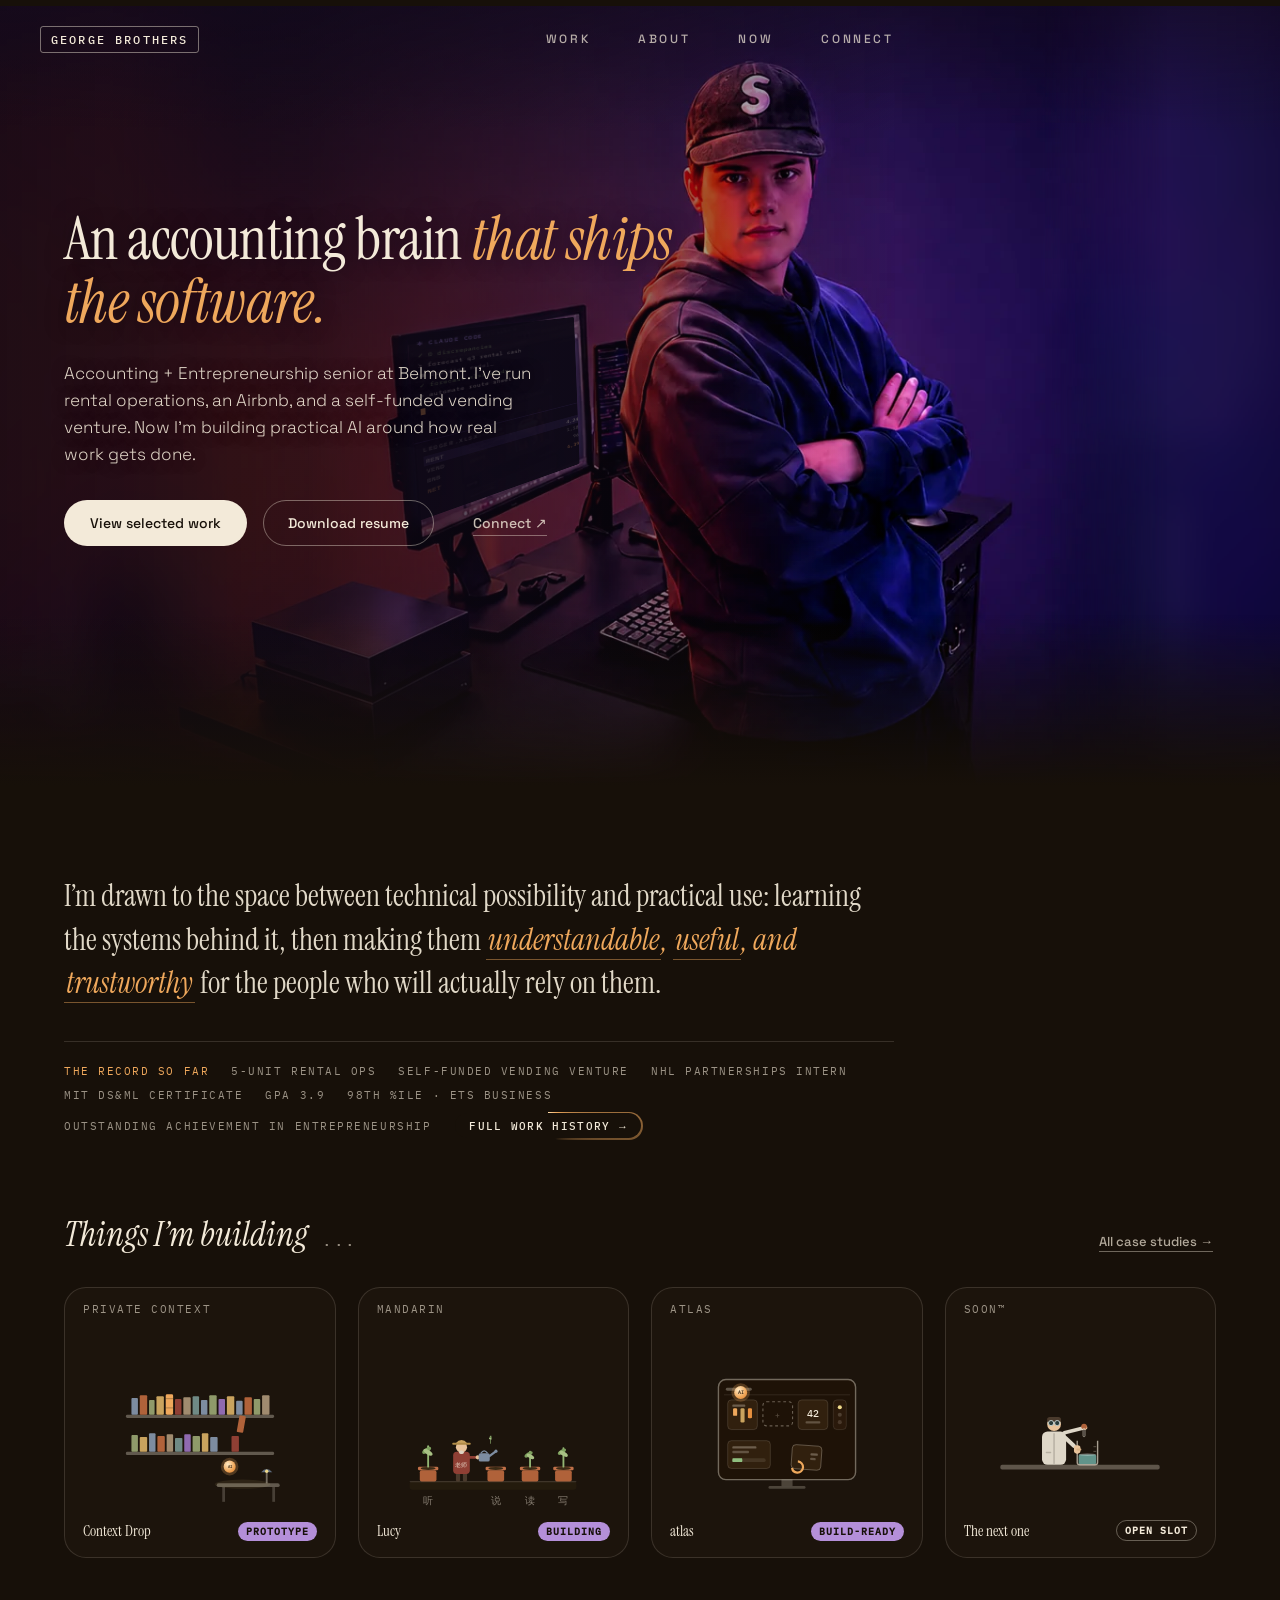
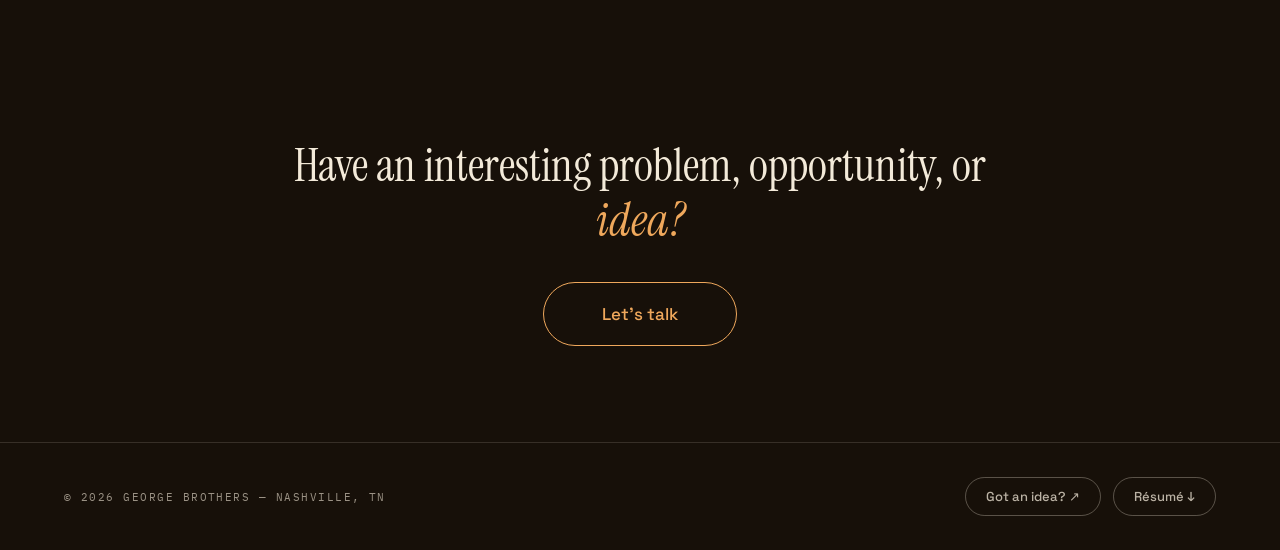
<file: index.html>
<!DOCTYPE html>
<html lang="en">
<head>
<meta charset="utf-8">
<meta name="viewport" content="width=device-width, initial-scale=1">
<title>George Brothers</title>
<meta name="description" content="Accounting + entrepreneurship senior at Belmont who has run rental operations, an Airbnb, and a self-funded vending venture. Now building practical AI and automation for real business work.">
<link rel="canonical" href="https://georgeellisbrothers.com/">
<meta property="og:title" content="George Brothers">
<meta property="og:description" content="Accounting + entrepreneurship senior at Belmont who has run rental operations, an Airbnb, and a self-funded vending venture. Now building practical AI and automation for real business work.">
<meta property="og:type" content="website">
<meta property="og:url" content="https://georgeellisbrothers.com/">
<meta property="og:image" content="https://georgeellisbrothers.com/assets/og-card.v1.png">
<meta name="twitter:card" content="summary_large_image">
<meta name="twitter:title" content="George Brothers">
<meta name="twitter:description" content="Accounting + entrepreneurship senior at Belmont who has run rental operations, an Airbnb, and a self-funded vending venture. Now building practical AI and automation for real business work.">
<meta name="twitter:image" content="https://georgeellisbrothers.com/assets/og-card.v1.png">
<link rel="icon" href="data:image/svg+xml,%3Csvg xmlns='http://www.w3.org/2000/svg' viewBox='0 0 32 32'%3E%3Crect width='32' height='32' rx='6' fill='%23171009'/%3E%3Ctext x='16' y='23' font-size='17' text-anchor='middle' fill='%23efa85c'%3E%E2%97%86%3C/text%3E%3C/svg%3E">
<link rel="preload" as="font" type="font/woff2" href="/assets/fonts/instrument-serif-400.v1.woff2" crossorigin>
<link rel="preload" as="font" type="font/woff2" href="/assets/fonts/space-grotesk-var.v1.woff2" crossorigin>
<link rel="preload" as="font" type="font/woff2" href="/assets/fonts/ibm-plex-mono-400.v1.woff2" crossorigin>
<link rel="preload" as="image" href="/assets/hero-center.v1.webp" fetchpriority="high">
<link rel="stylesheet" href="/css/site.css">
<link rel="stylesheet" href="/css/scenes.css">
<style>
@media (prefers-reduced-motion: no-preference){
  html{scroll-behavior:smooth}
}

@keyframes dotp{0%,100%{opacity:.15}40%{opacity:1}}

/* ===== scene pausing (offscreen) ===== */
.r-scene.gb-paused,.r-scene.gb-paused *{animation-play-state:paused}

/* ===== hero (desktop base) =====
   The portrait is centred and deliberately taller than the frame: the subject sits
   dead-centre, the copy reads over the orange side of the backdrop. Everything in
   .hero-stage is sized off the stage height, so the composition holds at any width. */
.r-hero{position:relative;height:780px;overflow:hidden;margin-top:-72px;background:#120a1d}
/* Backdrop = a 40px-wide copy of the portrait, upscaled. Reads as a blur(70px) wash
   without asking the compositor to blur a full-bleed image. */
.hero-backdrop{position:absolute;inset:-8%;width:116%;height:116%;opacity:.95;background:url("[data-uri]") center/cover no-repeat}
.hero-stage{position:absolute;z-index:0;left:50%;top:-21.67%;height:169%;aspect-ratio:1122/1402;transform:translateX(-50%);container-type:size}
.hero-photo{position:absolute;inset:0;width:100%;height:100%;object-fit:cover;-webkit-mask-image:linear-gradient(90deg,transparent 0%,#000 12%,#000 88%,transparent 100%);mask-image:linear-gradient(90deg,transparent 0%,#000 12%,#000 88%,transparent 100%)}
/* The copy column sits over the photo's hottest orange (measured rgb(163,46,61)), and
   #efa85c on that is the same hue family, so it blends however high the ratio reads.
   The scrim is deepened and pulled toward neutral so the amber lands on near-black. */
.hero-fade-x{position:absolute;inset:0;z-index:1;background:linear-gradient(90deg,rgba(14,8,22,.92) 0%,rgba(14,8,22,.84) 24%,rgba(14,8,22,.64) 40%,rgba(14,8,22,.4) 54%,rgba(18,10,29,0) 70%)}
.hero-fade-b{position:absolute;inset:0;z-index:1;background:linear-gradient(180deg,rgba(18,10,29,.55) 0%,rgba(18,10,29,0) 16%),linear-gradient(0deg,#171009 0%,rgba(23,16,9,.6) 8%,rgba(23,16,9,0) 22%)}
.hero-copy{position:relative;z-index:2;max-width:640px;padding:202px 0 68px 64px;display:flex;flex-direction:column;gap:26px}
.hero-h1{margin:0;font:400 clamp(32px,4.72vw,68px)/1.04 'Instrument Serif',serif;letter-spacing:-.01em;text-wrap:pretty;text-shadow:0 1px 20px rgba(10,6,16,.55)}
.hero-amber{font-style:italic;color:#efa85c}
.hero-sub{margin:0;max-width:470px;font:300 17px/1.6 'Space Grotesk',sans-serif;color:rgba(243,234,217,.9);text-shadow:0 1px 14px rgba(10,6,16,.5)}
.hero-actions{display:flex;align-items:center;gap:16px;margin-top:6px;flex-wrap:wrap}

/* ===== hero monitor (composited onto the screen in the photo) =====
   The box is the lit panel's bounding box as a % of .hero-stage; home.js then
   applies a matrix3d that maps that box onto the panel's four measured corners.
   The panel is a true projective quad, which rotateY + skew cannot reproduce,
   so the transform is solved rather than hand-tuned. Typeset in cqh (1cqh = 1%
   of stage height) so it stays welded to the screen at every viewport size.
   Hidden until home.js has fitted it, so a failed script shows nothing rather
   than an unaligned rectangle. */
.hero-monitor{position:absolute;left:27.986%;top:36.448%;width:16.31%;height:15.478%;transform-origin:0 0;background:#0c0916;border-radius:.15cqh;overflow:hidden;box-shadow:0 0 1.67cqh rgba(150,110,255,.28);opacity:0;transition:opacity .4s ease;display:flex;flex-direction:column}
.hero-monitor.is-fitted{opacity:.94}
.hm-term{flex:1.4;padding:.455cqh .531cqh;overflow:hidden;border-bottom:1px solid rgba(150,110,255,.18)}
.hm-brand{margin:0 0 .228cqh;font:500 .493cqh 'IBM Plex Mono',monospace;letter-spacing:.08em;color:#b79aff}
.hm-line{font:400 .493cqh/1.7 'IBM Plex Mono',monospace;white-space:nowrap}
.hm-caret{display:inline-block;width:.303cqh;height:.531cqh;background:#efa85c;animation:hmcaret 1.2s steps(2) infinite}
@keyframes hmcaret{0%,100%{opacity:1;transform:scale(1)}50%{opacity:.35;transform:scale(.75)}}
/* Full width now that the panel uses a solved homography: it maps straight lines to
   straight lines, so a row's key and value stay on the screen's own horizontal. The
   old 62% clamp was a workaround for the skew tilting each row apart. */
.hm-ledger{flex:1;width:100%;padding:.379cqh .531cqh}
.hm-title{margin:0 0 .228cqh;font:500 .455cqh 'IBM Plex Mono',monospace;letter-spacing:.1em;color:rgba(243,234,217,.5)}
.hm-row{display:flex;justify-content:space-between;font:400 .493cqh/1.75 'IBM Plex Mono',monospace;padding:0 .152cqh}

/* ===== responsive ===== */
/* scenes run a touch larger inside their cards for legibility */
.r-scene{transform:scale(1.13);transform-origin:center 45%}
@media (max-width:1024px){ .r-scene{transform:scale(1.24)} }
@media (max-width:560px){ .r-scene{transform:scale(1.55)} }
@media (max-width:768px){ .r-tip{display:none !important} }
.gb-work,.gb-cta{max-width:1400px;margin-left:auto;margin-right:auto}
@media (max-width:1024px){
  .r-cards{grid-template-columns:1fr 1fr !important}
}
/* The stage is a fixed 1055px wide, so below ~1200 the subject creeps toward the
   copy. Tighten the headline and deepen the left scrim rather than move the photo. */
@media (min-width:901px) and (max-width:1200px){
  .hero-h1{font-size:clamp(32px,5.2vw,58px)}
  .hero-copy{max-width:520px;padding:190px 0 60px clamp(24px,4vw,64px)}
  .hero-fade-x{background:linear-gradient(90deg,rgba(14,8,22,.95) 0%,rgba(14,8,22,.9) 26%,rgba(14,8,22,.74) 46%,rgba(14,8,22,.46) 62%,rgba(18,10,29,0) 78%)}
}
@media (max-width:900px){
  .gb-positioning,.gb-work,.gb-cta{padding-left:clamp(18px,4.5vw,64px) !important;padding-right:clamp(18px,4.5vw,64px) !important}
  /* Below 900 the hero stacks: portrait band on top, copy underneath. --ph drives the
     band height; the stage is 1.34x that and pulled up 17% so the crop lands on the
     subject and the desk rather than the full body. The portrait is 1122x1402, so
     124.95vw keeps the stage at least viewport-wide and its feathered side edges
     never surface as a seam on tablet widths. */
  .r-hero{height:auto;--ph:clamp(400px,84vw,560px)}
  .hero-backdrop{inset:auto;top:0;left:-8%;width:116%;height:var(--ph)}
  .hero-stage{top:calc(var(--ph) * -.17);height:max(calc(var(--ph) * 1.34),124.95vw)}
  .hero-fade-x{top:0;bottom:auto;height:var(--ph);background:linear-gradient(180deg,rgba(18,10,29,.72) 0%,rgba(18,10,29,.14) 15%,rgba(18,10,29,0) 30%)}
  /* Spans the whole hero, not just the band: the stage can run taller than --ph, so this
     has to go fully opaque at the band edge and stay that way underneath. */
  .hero-fade-b{top:0;bottom:0;height:auto;background:linear-gradient(180deg,rgba(23,16,9,0) calc(var(--ph) - 190px),rgba(23,16,9,.62) calc(var(--ph) - 80px),#171009 var(--ph))}
  .hero-copy{max-width:none;padding:calc(var(--ph) - 44px) clamp(20px,5vw,40px) 8px}
  .hero-sub{max-width:520px}
}
@media (max-width:560px){
  .r-cards{grid-template-columns:minmax(0,1fr) !important}
  .gb-cta{padding-top:56px !important;padding-bottom:56px !important}
}

/* ===== positioning tooltips ===== */
.posw{position:relative;border-bottom:1.5px solid rgba(239,168,92,.45);padding:0 2px;cursor:default;background:transparent;color:#efa85c;transition:background .25s,color .25s,border-color .25s}
.posw:hover,.posw:focus-visible{border-color:#efa85c;background:#efa85c;color:#171009}
.posw-pop{position:absolute;bottom:calc(100% + 12px);left:50%;width:244px;transform:translateX(-50%) translateY(8px) scale(.94);opacity:0;pointer-events:none;background:#211711;border:1px solid rgba(239,168,92,.5);border-radius:12px;padding:14px 16px;box-shadow:0 16px 40px rgba(0,0,0,.55);transform-origin:bottom center;z-index:6;transition:opacity .3s ease,transform .3s cubic-bezier(.34,1.4,.6,1)}
.posw:hover .posw-pop,.posw:focus-visible .posw-pop{transform:translateX(-50%) translateY(0) scale(1);opacity:1}
.posw-ipa{display:block;font:400 11px 'IBM Plex Mono',monospace;font-style:normal;letter-spacing:.08em;color:rgba(239,168,92,.9);margin-bottom:5px}
.posw-def{display:block;font:400 13.5px/1.5 'Space Grotesk',sans-serif;font-style:normal;color:#f3ead9}

/* ===== work card hover (saturate filter dropped — scenes brighten via their own .warm layer) ===== */
.wcard{transition:transform .35s,box-shadow .35s,border-color .35s}
.wcard:hover{transform:translateY(-6px) !important;box-shadow:0 18px 40px rgba(0,0,0,.5) !important}
.card-lang:hover,.card-shelf:hover,.card-atlas:hover,.card-site:hover,.card-lab:hover{border-color:rgba(243,234,217,.28) !important}

/* ===== CTA envelope hover ===== */
.cta{display:inline-flex;align-items:center;border:1.5px solid #efa85c;color:#efa85c;font:500 17px 'Space Grotesk',sans-serif;padding:20px 58px;border-radius:999px;cursor:pointer;transition:background .35s,color .35s,border-color .35s}
.cta:hover,.cta:focus-visible{background:#f3ead9 !important;color:#171009 !important;border-color:#f3ead9 !important}
.cta-mail{display:inline-flex;align-items:center;overflow:hidden;width:0;opacity:0;margin-right:0;transform:translateY(6px) rotate(-12deg);transition:all .38s cubic-bezier(.34,1.56,.64,1)}
.cta:hover .cta-mail,.cta:focus-visible .cta-mail{width:20px;opacity:1;margin-right:12px;transform:none}

/* ===== connect underline hover ===== */
.hv-connect-line:hover,.hv-connect-line:focus-visible{color:#efa85c !important;border-color:#efa85c !important;background-size:0px 1px !important}

/* ===== full work history button — rotating amber ring + hover glow ===== */
.record-ring{position:relative;display:inline-flex;align-items:center;justify-content:center;border-radius:999px;padding:7px 16px;overflow:hidden;isolation:isolate;cursor:pointer;transition:box-shadow .35s}
.record-ring::before{content:'';position:absolute;top:50%;left:50%;width:190%;aspect-ratio:1;transform:translate(-50%,-50%);background:conic-gradient(from 0deg,#ffe0b0 0deg,#efa85c 34deg,rgba(239,168,92,0) 150deg,rgba(239,168,92,0) 360deg);animation:ringspin 3s linear infinite;z-index:-2}
.record-ring::after{content:'';position:absolute;inset:1.6px;border-radius:999px;background:#171009;z-index:-1;transition:background .3s}
.record-ring-label{font:500 11px 'IBM Plex Mono',monospace;letter-spacing:.12em;color:#f3ead9;transition:color .3s}
.record-ring:hover,.record-ring:focus-visible{box-shadow:0 0 22px rgba(239,168,92,.55)}
.record-ring:hover .record-ring-label,.record-ring:focus-visible .record-ring-label{color:#efa85c}
@keyframes ringspin{to{transform:translate(-50%,-50%) rotate(360deg)}}
/* reduced motion: freeze the ring as a static amber arc (global clamp handles the stop) */
@media (prefers-reduced-motion: reduce){
  .record-ring::before{background:conic-gradient(from 0deg,#efa85c 0deg,#efa85c 40deg,rgba(239,168,92,.25) 40deg,rgba(239,168,92,.25) 360deg)}
}
</style>
<script src="/js/site.js" defer></script>
<script src="/js/home.js" defer></script>
<script src="/js/scenes.js" defer></script>
</head>
<body>
<a class="skip-link" href="#main">Skip to content</a>
<div style="background:#171009;color:#f3ead9;min-height:100vh">

<!-- ============ NAV ============ -->
<nav class="gb-nav" aria-label="Primary">
  <a href="/" class="gb-wordmark">GEORGE&nbsp;BROTHERS</a>
  <div class="nav-links">
    <a href="/work" class="hv-nav">WORK</a>
    <a href="/about" class="hv-nav">ABOUT</a>
    <a href="/now" class="hv-nav">NOW</a>
    <a href="/connect" class="hv-nav">CONNECT</a>
  </div>
  <div class="gb-nav-right">
    <button type="button" class="nav-burger" aria-expanded="false" aria-controls="mobile-menu" aria-label="Menu">
      <span></span><span></span><span></span>
    </button>
  </div>
</nav>

<main id="main">

<!-- ============ HERO ============ -->
<div class="r-hero">
  <div class="hero-backdrop" aria-hidden="true"></div>
  <div class="hero-stage">
    <img class="hero-photo" src="/assets/hero-center.v1.webp" width="1122" height="1402" fetchpriority="high" alt="George Brothers leaning on his desk, arms crossed, lit by a warm purple and orange glow">
    <div class="hero-monitor" aria-hidden="true">
      <div class="hm-term">
        <p class="hm-brand">✻ CLAUDE CODE</p>
        <div class="hm-lines"></div>
        <span class="hm-caret"></span>
      </div>
      <div class="hm-ledger">
        <p class="hm-title">LEDGER.XLSX</p>
        <div class="hm-rows"></div>
      </div>
    </div>
  </div>
  <div class="hero-fade-x" aria-hidden="true"></div>
  <div class="hero-fade-b" aria-hidden="true"></div>
  <div class="hero-copy">
    <h1 class="hero-h1">An accounting brain <span class="hero-amber">that ships the software.</span></h1>
    <p class="hero-sub">Accounting + Entrepreneurship senior at Belmont. I’ve run rental operations, an Airbnb, and a self-funded vending venture. Now I’m building practical AI around how real work gets done.</p>
    <div class="hero-actions">
      <a href="/work" class="hv-cta" style="background:#f3ead9;color:#171009;font:500 14px 'Space Grotesk',sans-serif;padding:14px 26px;border-radius:999px;cursor:pointer;transition:background .3s">View selected work</a>
      <a href="/assets/george-brothers-resume.pdf" download class="hv-pill" style="border:1px solid rgba(243,234,217,.4);font:500 14px 'Space Grotesk',sans-serif;padding:13px 24px;border-radius:999px;cursor:pointer;transition:border-color .3s,color .3s">Download resume</a>
      <a href="/connect" class="hv-connect-line" style="font:500 14px 'Space Grotesk',sans-serif;color:rgba(243,234,217,.8);border:1px solid transparent;padding:13px 22px;border-radius:999px;cursor:pointer;background-image:linear-gradient(rgba(243,234,217,.4),rgba(243,234,217,.4));background-repeat:no-repeat;background-size:calc(100% - 44px) 1px;background-position:22px calc(100% - 9px);transition:border-color .55s ease,color .55s ease,background-size .55s ease">Connect ↗</a>
    </div>
  </div>
</div>

<!-- ============ POSITIONING ============ -->
<div class="gb-positioning" style="padding:88px 64px 72px;max-width:830px">
  <p style="margin:0;font:400 clamp(22px,3vw,30px)/1.45 'Instrument Serif',serif;color:rgba(243,234,217,.92)">I’m drawn to the space between technical possibility and practical use: learning the systems behind it, then making them <span style="font-style:italic;color:#efa85c"><span class="posw" tabindex="0">understandable<span class="posw-pop r-tip"><span class="posw-ipa">/ˌʌndərˈstandəb(ə)l/</span><span class="posw-def">You can see how it works, not just that it works.</span></span></span>, <span class="posw" tabindex="0">useful<span class="posw-pop r-tip"><span class="posw-ipa">/ˈjuːsfʊl/</span><span class="posw-def">It earns its place by making real work easier.</span></span></span>, and <span class="posw" tabindex="0">trustworthy<span class="posw-pop r-tip"><span class="posw-ipa">/ˈtrʌs(t)ˌwərðē/</span><span class="posw-def">It behaves the same way when no one is watching.</span></span></span></span> for the people who will actually rely on them.</p>
  <div style="margin-top:36px;padding-top:22px;border-top:1px solid rgba(243,234,217,.14);display:flex;flex-wrap:wrap;align-items:baseline;column-gap:22px;row-gap:10px;font:400 11px 'IBM Plex Mono',monospace;letter-spacing:.14em;color:rgba(243,234,217,.6)">
    <span style="color:#efa85c">THE RECORD SO FAR</span>
    <span>5-UNIT RENTAL OPS</span>
    <span>SELF-FUNDED VENDING VENTURE</span>
    <span>NHL PARTNERSHIPS INTERN</span>
    <span>MIT DS&amp;ML CERTIFICATE</span>
    <span>GPA 3.9</span>
    <span>98TH %ILE · ETS BUSINESS</span>
    <span>OUTSTANDING ACHIEVEMENT IN ENTREPRENEURSHIP</span>
    <a href="/about" class="record-ring" aria-label="Full work history">
      <span class="record-ring-label">FULL WORK HISTORY →</span>
    </a>
  </div>
</div>

<!-- ============ SELECTED WORK ============ -->
<div id="work" class="gb-work" style="padding:0 64px 84px">
  <div style="display:flex;align-items:baseline;gap:14px;margin-bottom:30px;flex-wrap:wrap">
    <h2 style="margin:0;font:400 italic clamp(26px,3.6vw,34px) 'Instrument Serif',serif">Things I’m building</h2>
    <span style="font:400 16px 'IBM Plex Mono',monospace;color:rgba(243,234,217,.6);letter-spacing:.1em"><span style="animation:dotp 1.5s ease-in-out infinite">.</span><span style="animation:dotp 1.5s ease-in-out infinite;animation-delay:.25s">.</span><span style="animation:dotp 1.5s ease-in-out infinite;animation-delay:.5s">.</span></span>
    <a href="/work" class="hv-connect-line" style="margin-left:auto;font:500 13px 'Space Grotesk',sans-serif;color:rgba(243,234,217,.7);border:1px solid transparent;padding:6px 2px;background-image:linear-gradient(rgba(243,234,217,.4),rgba(243,234,217,.4));background-repeat:no-repeat;background-size:calc(100% - 4px) 1px;background-position:2px calc(100% - 4px);transition:color .4s,background-size .4s">All case studies →</a>
  </div>
  <div class="r-cards" style="display:grid;grid-template-columns:repeat(4,1fr);gap:22px">

    <!-- card 1: context drop -->
    <a href="/work#case-5" aria-label="Open case study: Context Drop" class="wcard card-shelf" style="aspect-ratio:1;border-radius:22px;background:#1c140c;border:1px solid rgba(243,234,217,.14);position:relative;display:grid;place-items:center;overflow:hidden;cursor:pointer">
      <div class="r-scene scn" data-scene="library" data-variant="mini" aria-hidden="true" style="position:relative;width:164px;height:150px;margin-top:28px"></div>
      <div style="position:absolute;left:18px;right:18px;bottom:16px;display:flex;align-items:center;justify-content:space-between;gap:8px">
        <span style="font:400 15px 'Instrument Serif',serif">Context Drop</span>
        <span style="font:600 9.5px 'IBM Plex Mono',monospace;letter-spacing:.1em;color:#171009;background:#b48fd9;border-radius:99px;padding:3px 8px">PROTOTYPE</span>
      </div>
      <span style="position:absolute;top:14px;left:18px;font:400 11px 'IBM Plex Mono',monospace;letter-spacing:.14em;color:rgba(243,234,217,.6)">PRIVATE CONTEXT</span>
    </a>

    <!-- card 2: lucy -->
    <a href="/work#case-0" aria-label="Open case study: Lucy" class="wcard card-lang" style="aspect-ratio:1;border-radius:22px;background:#1c140c;border:1px solid rgba(243,234,217,.14);position:relative;display:grid;place-items:center;overflow:hidden;cursor:pointer">
      <div class="r-scene scn" data-scene="garden" data-variant="mini" aria-hidden="true" style="position:relative;width:164px;height:150px;margin-top:28px"></div>
      <div style="position:absolute;left:18px;right:18px;bottom:16px;display:flex;align-items:center;justify-content:space-between;gap:8px">
        <span style="font:400 15px 'Instrument Serif',serif">Lucy</span>
        <span style="font:600 9.5px 'IBM Plex Mono',monospace;letter-spacing:.1em;color:#171009;background:#b48fd9;border-radius:99px;padding:3px 8px">BUILDING</span>
      </div>
      <span style="position:absolute;top:14px;left:18px;font:400 11px 'IBM Plex Mono',monospace;letter-spacing:.14em;color:rgba(243,234,217,.6)">MANDARIN</span>
    </a>

    <!-- card 3: atlas -->
    <a href="/work#case-1" aria-label="Open case study: atlas" class="wcard card-atlas" style="aspect-ratio:1;border-radius:22px;background:#1c140c;border:1px solid rgba(243,234,217,.14);position:relative;display:grid;place-items:center;overflow:hidden;cursor:pointer">
      <div class="r-scene scn" data-scene="dashboard" data-variant="mini" aria-hidden="true" style="position:relative;width:164px;height:150px;margin-top:28px"></div>
      <div style="position:absolute;left:18px;right:18px;bottom:16px;display:flex;align-items:center;justify-content:space-between;gap:8px">
        <span style="font:400 15px 'Instrument Serif',serif">atlas</span>
        <span style="font:600 9.5px 'IBM Plex Mono',monospace;letter-spacing:.1em;color:#171009;background:#b48fd9;border-radius:99px;padding:3px 8px">BUILD-READY</span>
      </div>
      <span style="position:absolute;top:14px;left:18px;font:400 11px 'IBM Plex Mono',monospace;letter-spacing:.14em;color:rgba(243,234,217,.6)">ATLAS</span>
    </a>

    <!-- card 4: the lab -->
    <a href="/work#case-3" aria-label="Open case study: The next one" class="wcard card-lab" style="aspect-ratio:1;border-radius:22px;background:#1c140c;border:1px solid rgba(243,234,217,.14);position:relative;display:grid;place-items:center;overflow:hidden;cursor:pointer">
      <div class="r-scene scn" data-scene="lab" data-variant="mini" aria-hidden="true" style="position:relative;width:164px;height:150px;margin-top:28px"></div>
      <div style="position:absolute;left:18px;right:18px;bottom:16px;display:flex;align-items:center;justify-content:space-between;gap:8px">
        <span style="font:400 15px 'Instrument Serif',serif">The next one</span>
        <span style="font:600 9.5px 'IBM Plex Mono',monospace;letter-spacing:.1em;color:#f3ead9;background:transparent;border:1px solid rgba(243,234,217,.35);border-radius:99px;padding:3px 8px">OPEN SLOT</span>
      </div>
      <span style="position:absolute;top:14px;left:18px;font:400 11px 'IBM Plex Mono',monospace;letter-spacing:.14em;color:rgba(243,234,217,.6)">SOON™</span>
    </a>

  </div>
</div>

<!-- ============ CTA ============ -->
<div id="connect" class="gb-cta" style="padding:96px 64px;text-align:center;display:flex;flex-direction:column;align-items:center;gap:34px">
  <h2 style="margin:0;font:400 clamp(30px,5vw,46px)/1.2 'Instrument Serif',serif;max-width:700px">Have an interesting problem, opportunity, or <span style="font-style:italic;color:#efa85c">idea?</span></h2>
  <a href="/connect" class="cta">
    <span class="cta-mail" aria-hidden="true"><svg width="20" height="16" viewBox="0 0 20 16" fill="none"><rect x="1" y="1" width="18" height="14" rx="3" stroke="currentColor" stroke-width="1.6"></rect><path d="M2 3.5L10 9L18 3.5" stroke="currentColor" stroke-width="1.6" fill="none"></path></svg></span>
    <span>Let’s talk</span>
  </a>
</div>

</main>

<!-- ============ FOOTER ============ -->
<footer class="gb-footer">
  <span class="gb-copyright">© 2026 GEORGE BROTHERS — NASHVILLE, TN</span>
  <div class="gb-footer-links">
    <a href="/work#ideas" class="hv-pill hv-pill-glow">Got an idea? ↗</a>
    <a href="/assets/george-brothers-resume.pdf" download class="hv-pill">Résumé ↓</a>
  </div>
</footer>

</div>

<!-- ============ MOBILE MENU ============ -->
<div id="mobile-menu" hidden>
  <button type="button" class="mobile-menu-close" aria-label="Close menu">&times;</button>
  <a href="/" aria-current="page">Home</a>
  <a href="/work">Work</a>
  <a href="/about">About</a>
  <a href="/now">Now</a>
  <a href="/connect">Connect</a>
</div>

</body>
</html>
</file>
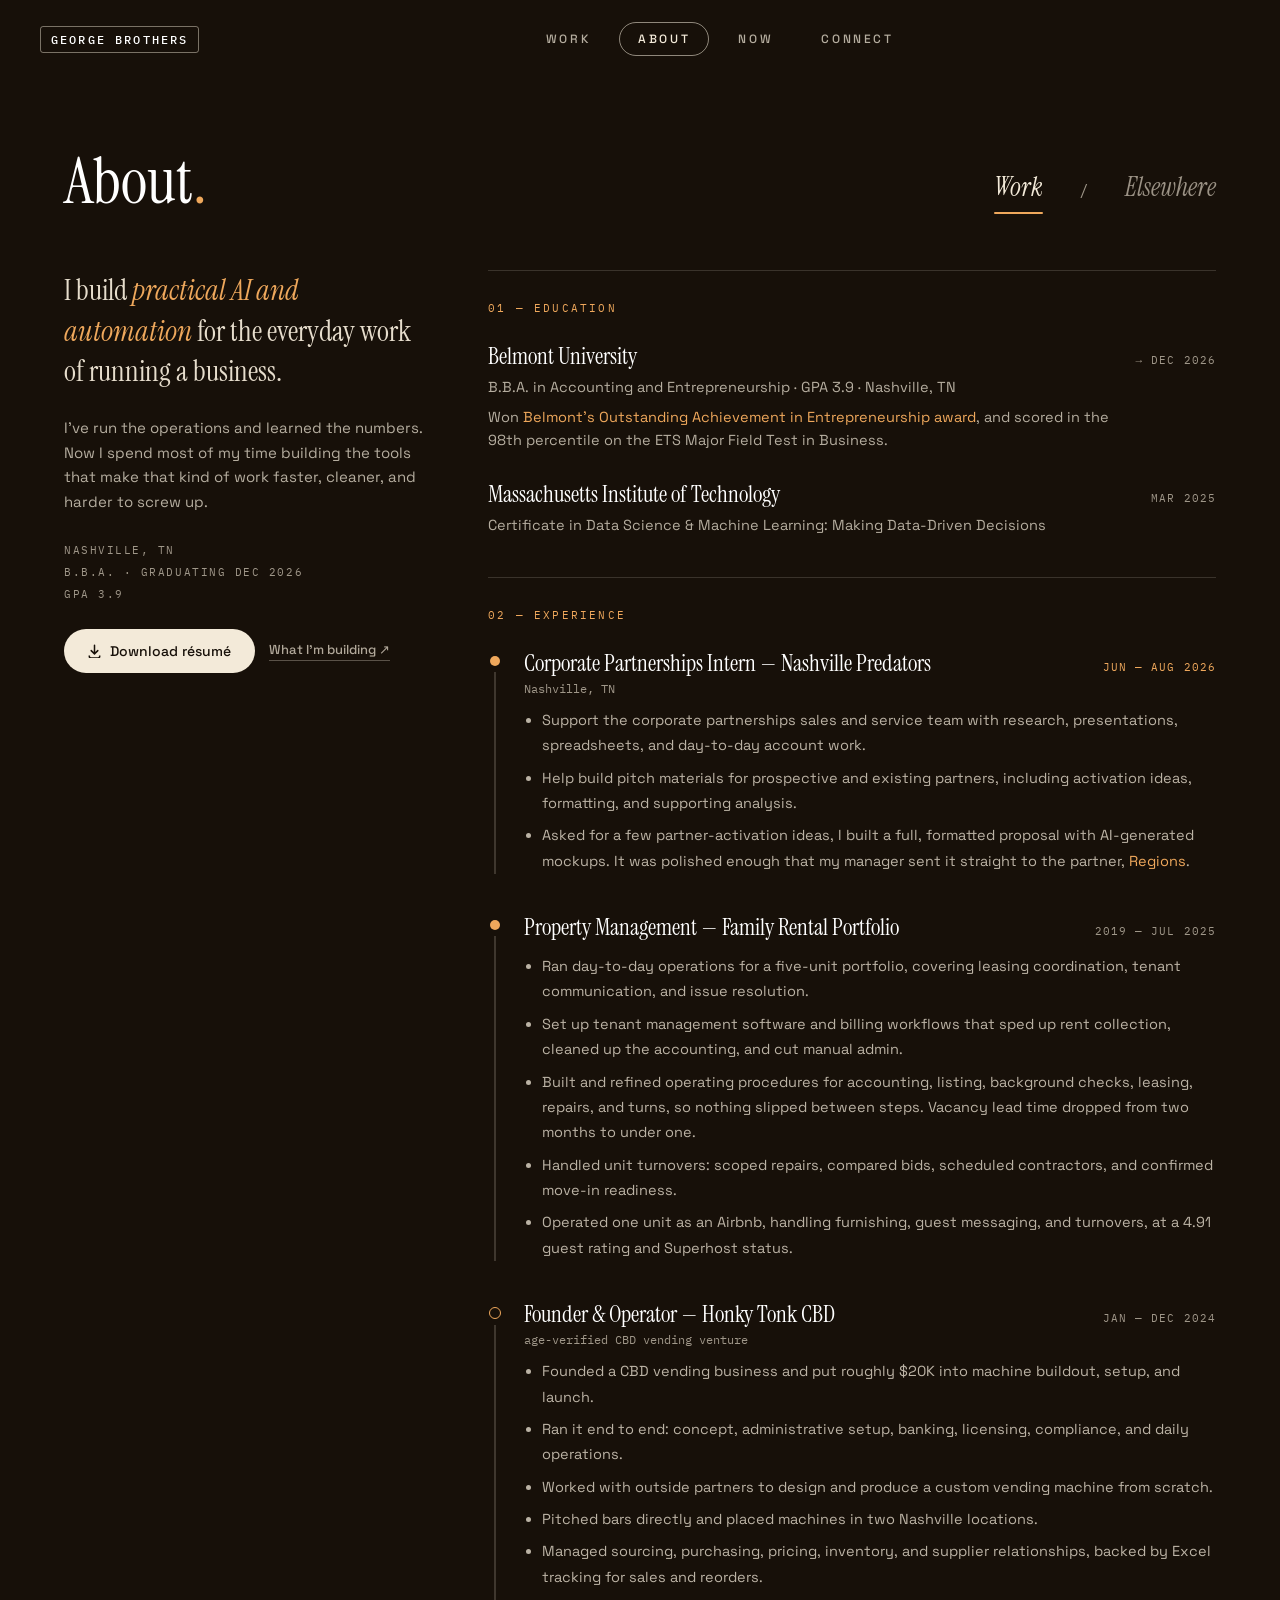
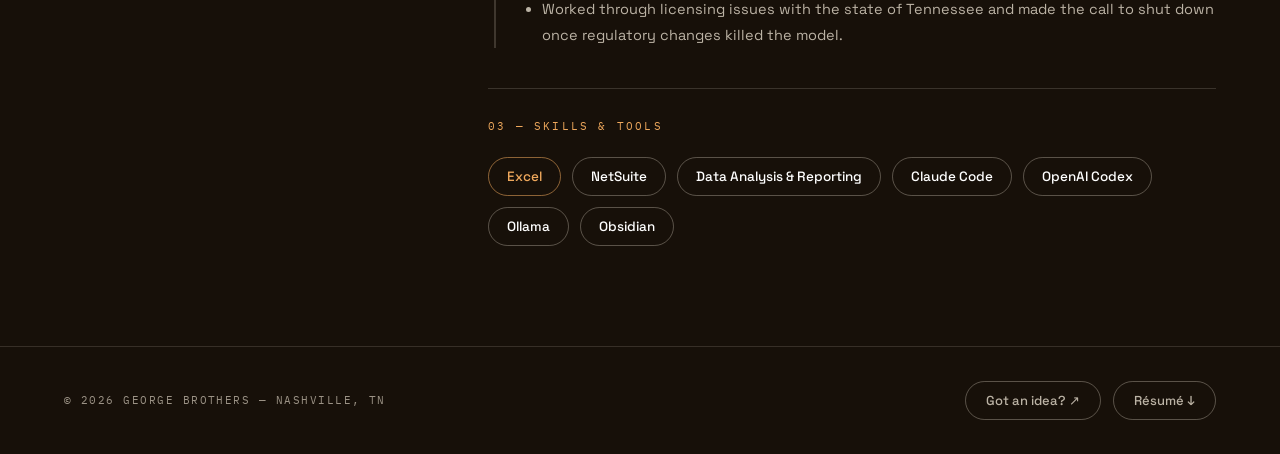
<file: about.html>
<!DOCTYPE html>
<html lang="en">
<head>
<meta charset="utf-8">
<meta name="viewport" content="width=device-width, initial-scale=1">
<title>About — George Brothers</title>
<meta name="description" content="Accounting and entrepreneurship student who'd rather build the system than do the same work twice. Plus chess, Mandarin, the GMAT, and time in the mountains.">
<link rel="canonical" href="https://georgeellisbrothers.com/about">
<meta property="og:title" content="About — George Brothers">
<meta property="og:description" content="Accounting and entrepreneurship student who'd rather build the system than do the same work twice. Plus chess, Mandarin, the GMAT, and time in the mountains.">
<meta property="og:type" content="website">
<meta property="og:url" content="https://georgeellisbrothers.com/about">
<meta property="og:image" content="https://georgeellisbrothers.com/assets/og-card.v1.png">
<meta name="twitter:card" content="summary_large_image">
<meta name="twitter:title" content="About — George Brothers">
<meta name="twitter:description" content="Accounting and entrepreneurship student who'd rather build the system than do the same work twice. Plus chess, Mandarin, the GMAT, and time in the mountains.">
<meta name="twitter:image" content="https://georgeellisbrothers.com/assets/og-card.v1.png">
<link rel="icon" href="data:image/svg+xml,%3Csvg xmlns='http://www.w3.org/2000/svg' viewBox='0 0 32 32'%3E%3Crect width='32' height='32' rx='6' fill='%23171009'/%3E%3Ctext x='16' y='23' font-size='17' text-anchor='middle' fill='%23efa85c'%3E%E2%97%86%3C/text%3E%3C/svg%3E">
<link rel="preload" as="font" type="font/woff2" href="/assets/fonts/instrument-serif-400.v1.woff2" crossorigin>
<link rel="preload" as="font" type="font/woff2" href="/assets/fonts/space-grotesk-var.v1.woff2" crossorigin>
<link rel="preload" as="font" type="font/woff2" href="/assets/fonts/ibm-plex-mono-400.v1.woff2" crossorigin>
<link rel="stylesheet" href="/css/site.css">
<style>
@keyframes hskpulse{0%,100%{box-shadow:0 0 0 0 rgba(180,143,217,.5)}50%{box-shadow:0 0 0 7px rgba(180,143,217,0)}}
@keyframes bob{0%,100%{transform:translateY(0)}50%{transform:translateY(-3px)}}

/* ===== layout ===== */
.r-root>main>div{max-width:1200px;margin-left:auto;margin-right:auto}
@media (max-width:900px){
  .r-passes,.r-photos{justify-content:center}
}
@media (max-width:560px){
  .r-passes{gap:12px}
  .r-passes>*{width:calc(50% - 6px) !important;margin-right:0 !important}
  .r-photos{gap:28px}
  .r-photos>div{margin-top:0 !important}
  .r-photos>div>.proof-img{width:min(76vw,300px) !important;height:auto !important;aspect-ratio:250/210}
}
@media (max-width:900px){
  .r-root>main>div{padding-left:clamp(18px,4.5vw,64px) !important;padding-right:clamp(18px,4.5vw,64px) !important}
  .r-work{grid-template-columns:minmax(0,1fr) !important;gap:32px !important}
  .r-work .r-rail{position:static !important}
}
@media (max-width:768px){
  .r-chess,.r-cn,.r-gmat{grid-template-columns:minmax(0,1fr) !important}
}
@media (max-width:430px){
  .r-board{transform:scale(.82);transform-origin:top left}
}

/* ===== Work / Elsewhere toggle ===== */
.view-toggle-btn{position:relative;color:rgba(243,234,217,.6)}
.view-toggle-btn.active{color:#f3ead9}
.view-bar{position:absolute;left:0;right:0;bottom:0;height:2.5px;border-radius:2px;transform:scaleX(0);transform-origin:right center;transition:transform .45s cubic-bezier(.6,0,.2,1)}
.view-bar.on{transform:scaleX(1);transform-origin:left center}

/* ===== hover classes (converted from the source runtime's hover payloads, kept verbatim) ===== */
.hv-worklink:hover,.hv-worklink:focus-visible{color:#efa85c !important;border-color:#efa85c !important}
.hv-chesspill:hover,.hv-chesspill:focus-visible{background:#b48fd9 !important;color:#171009 !important}
.hv-backtal:hover,.hv-backtal:focus-visible{background:#efa85c !important;color:#171009 !important}

/* ===== chess line pills ===== */
.chess-pill.active{color:#171009;background:#b48fd9}

/* ===== chess board pieces (positioned via JS, transform-based) ===== */
.chess-piece{position:absolute;top:0;left:0;display:flex;align-items:center;justify-content:center;font:400 24px serif;pointer-events:none;transition:transform .5s cubic-bezier(.5,0,.3,1),opacity .4s ease .15s,transform .1s;will-change:transform}

/* ===== gmat skill chips (materialized from chipStyle/popStyle) ===== */
.gmat-chip{position:relative;font:500 12px 'Space Grotesk',sans-serif;border:1px solid rgba(180,143,217,.5);color:#b48fd9;background:transparent;border-radius:999px;padding:8px 14px;cursor:default;transition:background .3s,color .3s,border-color .3s}
.gmat-chip:hover,.gmat-chip:focus-visible{border-color:#b48fd9;color:#171009;background:#b48fd9}
.gmat-pop{position:absolute;bottom:calc(100% + 10px);left:50%;transform:translateX(-50%) translateY(7px) scale(.92);opacity:0;pointer-events:none;background:#241a30;border:1px solid rgba(180,143,217,.5);border-radius:10px;padding:9px 13px;white-space:nowrap;box-shadow:0 12px 30px rgba(0,0,0,.5);transform-origin:bottom center;transition:opacity .28s ease,transform .28s cubic-bezier(.34,1.4,.6,1)}
.gmat-chip:hover .gmat-pop,.gmat-chip:focus-visible .gmat-pop{transform:translateX(-50%) translateY(0) scale(1);opacity:1}

/* ===== resort pass stubs (hover lift from hoveredPass state) ===== */
.pass-stub{transition:transform .35s cubic-bezier(.34,1.4,.5,1),box-shadow .35s ease}
.pass-stub:hover{transform:rotate(0deg) translateY(-14px) !important;box-shadow:0 22px 44px rgba(0,0,0,.55) !important;z-index:20}

/* ===== Last Chair trigger (quiet easter-egg affordance) ===== */
.lc-trigger{display:inline-flex;align-items:center;gap:16px;margin-top:2px;padding:15px 22px;background:linear-gradient(180deg,rgba(180,143,217,.08),rgba(180,143,217,.03));border:1px solid rgba(180,143,217,.32);border-radius:14px;cursor:pointer;text-align:left;transition:border-color .35s ease,background .35s ease,transform .35s cubic-bezier(.34,1.4,.5,1)}
.lc-trigger:hover,.lc-trigger:focus-visible{border-color:rgba(180,143,217,.7);background:linear-gradient(180deg,rgba(180,143,217,.15),rgba(180,143,217,.05));transform:translateY(-2px)}
.lc-trigger:focus-visible{outline:2px solid #b48fd9;outline-offset:4px}
.lc-mark{font:400 15px 'IBM Plex Mono',monospace;color:#b48fd9;line-height:1}
.lc-text{display:flex;flex-direction:column;gap:3px}
.lc-label{font:400 12px 'IBM Plex Mono',monospace;letter-spacing:.22em;color:#e0d5ee}
.lc-sub{font:300 13px 'Space Grotesk',sans-serif;color:rgba(243,234,217,.6)}
.lc-arrow{font:400 16px 'Space Grotesk',sans-serif;color:#b48fd9;transition:transform .35s ease}
.lc-trigger:hover .lc-arrow,.lc-trigger:focus-visible .lc-arrow{transform:translate(2px,-2px)}

/* ===== Last Chair dialog (framed centered panel) ===== */
dialog#ski-dialog{position:fixed;inset:0;margin:0;width:100%;height:100%;max-width:none;max-height:none;border:none;padding:24px;box-sizing:border-box;background:transparent;display:none;align-items:center;justify-content:center}
dialog#ski-dialog[open]{display:flex}
dialog#ski-dialog::backdrop{background:rgba(10,7,18,.68)}
.lc-card{position:relative;width:min(940px,94vw);box-sizing:border-box;background:#181022;border:1px solid rgba(180,143,217,.34);border-radius:22px;overflow:hidden;box-shadow:0 0 0 rgba(0,0,0,0);opacity:0;transform:translateY(16px) scale(.985);transition:transform .5s cubic-bezier(.3,1.2,.5,1),opacity .34s ease,box-shadow .5s ease}
.lc-card.on{opacity:1;transform:none;box-shadow:0 40px 110px rgba(0,0,0,.66)}
.lc-close{position:absolute;top:11px;right:15px;z-index:6;background:transparent;border:none;font:400 24px 'Space Grotesk',sans-serif;line-height:1;color:rgba(243,234,217,.55);cursor:pointer;transition:color .3s;padding:6px}
.lc-close:hover,.lc-close:focus-visible{color:#f3ead9;outline:none}
.lc-close:focus-visible{outline:2px solid #b48fd9;outline-offset:2px;border-radius:6px}
.lc-head{display:flex;align-items:baseline;gap:14px;padding:20px 56px 15px 24px;flex-wrap:wrap}
.lc-head-label{font:400 12px 'IBM Plex Mono',monospace;letter-spacing:.22em;color:#b48fd9}
.lc-head-sub{font:300 13px 'Space Grotesk',sans-serif;color:rgba(243,234,217,.58)}
.lc-stage{position:relative;width:100%;aspect-ratio:1000/620;max-height:76vh;background:#181022;border-top:1px solid rgba(180,143,217,.14)}
.lc-stage svg{position:absolute;inset:0;display:block}
@media (max-width:560px){
  .lc-trigger{width:100%}
  .lc-head-sub{display:none}
}
</style>
<script src="/js/site.js" defer></script>
<script src="/js/about.js" defer></script>
</head>
<body class="r-root" style="min-height:100vh">
<a class="skip-link" href="#main">Skip to content</a>

<!-- ============ NAV ============ -->
<nav class="gb-nav" aria-label="Primary">
  <a href="/" class="gb-wordmark">GEORGE&nbsp;BROTHERS</a>
  <div class="nav-links">
    <a href="/work" class="hv-nav">WORK</a>
    <a href="/about" aria-current="page">ABOUT</a>
    <a href="/now" class="hv-nav">NOW</a>
    <a href="/connect" class="hv-nav">CONNECT</a>
  </div>
  <div class="gb-nav-right">
    <button type="button" class="nav-burger" aria-expanded="false" aria-controls="mobile-menu" aria-label="Menu">
      <span></span><span></span><span></span>
    </button>
  </div>
</nav>

<div id="mobile-menu" hidden>
  <button type="button" class="mobile-menu-close" aria-label="Close menu">&times;</button>
  <a href="/">Home</a>
  <a href="/work">Work</a>
  <a href="/about" aria-current="page">About</a>
  <a href="/now">Now</a>
  <a href="/connect">Connect</a>
</div>

<main id="main">

  <!-- ============ HEADER + SWITCH ============ -->
  <div style="padding:72px 64px 0;display:flex;align-items:flex-end;justify-content:space-between;flex-wrap:wrap;gap:28px">
    <h1 style="margin:0;font:400 clamp(34px,7vw,64px)/1 'Instrument Serif',serif">About<span id="about-accent" style="color:#efa85c">.</span></h1>
    <div role="tablist" aria-label="About sections" style="display:flex;gap:36px;align-items:baseline">
      <button type="button" id="btn-work" class="view-toggle-btn active" role="tab" aria-selected="true" aria-controls="view-work" style="padding:10px 0;font:400 italic clamp(20px,2.6vw,26px) 'Instrument Serif',serif;transition:color .4s">Work
        <span class="view-bar on" id="bar-work" style="background:#efa85c"></span>
      </button>
      <span aria-hidden="true" style="font:400 16px 'IBM Plex Mono',monospace;color:rgba(243,234,217,.62)">/</span>
      <button type="button" id="btn-else" class="view-toggle-btn" role="tab" aria-selected="false" aria-controls="view-else" style="padding:10px 0;font:400 italic clamp(20px,2.6vw,26px) 'Instrument Serif',serif;transition:color .4s">Elsewhere
        <span class="view-bar" id="bar-else" style="background:#b48fd9"></span>
      </button>
    </div>
  </div>

  <!-- ==================== WORK VIEW ==================== -->
  <div id="view-work" class="r-work" role="tabpanel" aria-labelledby="btn-work" tabindex="0" style="padding:56px 64px 90px;display:grid;grid-template-columns:360px 1fr;gap:64px;align-items:start;animation:fadeup .5s ease">

    <!-- sticky intro -->
    <div class="r-rail" style="position:sticky;top:36px;display:flex;flex-direction:column;gap:24px">
      <p style="margin:0;font:400 29px/1.4 'Instrument Serif',serif;color:rgba(243,234,217,.94)">I build <span style="font-style:italic;color:#efa85c">practical AI and automation</span> for the everyday work of running a business.</p>
      <p style="margin:0;font:400 15px/1.65 'Space Grotesk',sans-serif;color:rgba(243,234,217,.72)">I’ve run the operations and learned the numbers. Now I spend most of my time building the tools that make that kind of work faster, cleaner, and harder to screw up.</p>
      <div style="font:400 11px/2 'IBM Plex Mono',monospace;letter-spacing:.14em;color:rgba(243,234,217,.62)">
        NASHVILLE, TN<br>B.B.A. · GRADUATING DEC 2026<br>GPA 3.9
      </div>
      <div style="display:flex;flex-direction:column;gap:14px">
        <div style="display:flex;align-items:center;gap:14px;flex-wrap:wrap">
          <a href="/assets/george-brothers-resume.pdf" download class="hv-cta" style="display:inline-flex;align-items:center;gap:9px;background:#f3ead9;color:#171009;font:500 14px 'Space Grotesk',sans-serif;padding:13px 24px;border-radius:999px;transition:background .3s">
            <svg width="13" height="14" viewBox="0 0 13 14" fill="none" aria-hidden="true"><path d="M6.5 1.2v7.8M3.2 6.6l3.3 3.3 3.3-3.3" stroke="currentColor" stroke-width="1.5" fill="none" stroke-linecap="round" stroke-linejoin="round"></path><path d="M1.3 11.4v.9c0 .94.76 1.7 1.7 1.7h7c.94 0 1.7-.76 1.7-1.7v-.9" stroke="currentColor" stroke-width="1.5" fill="none"></path></svg>
            Download résumé
          </a>
          <a href="/work" class="hv-worklink" style="font:500 13px 'Space Grotesk',sans-serif;color:rgba(243,234,217,.7);border-bottom:1px solid rgba(243,234,217,.3);padding-bottom:2px;transition:color .3s,border-color .3s">What I’m building ↗</a>
        </div>
      </div>
    </div>

    <!-- scrolling right column -->
    <div style="display:flex;flex-direction:column;gap:0">

      <!-- education -->
      <div style="border-top:1px solid rgba(243,234,217,.16);padding:30px 0 40px">
        <h2 style="margin:0 0 26px;font:400 11px 'IBM Plex Mono',monospace;letter-spacing:.2em;color:#efa85c">01 — EDUCATION</h2>
        <div style="display:flex;flex-direction:column;gap:26px">
          <div style="display:grid;grid-template-columns:1fr auto;gap:18px;align-items:baseline">
            <div>
              <h3 style="margin:0;font:400 23px 'Instrument Serif',serif">Belmont University</h3>
              <div style="font:400 14.5px/1.6 'Space Grotesk',sans-serif;color:rgba(243,234,217,.72);margin-top:5px">B.B.A. in Accounting and Entrepreneurship · GPA 3.9 · Nashville, TN</div>
              <div style="font:400 14.5px/1.6 'Space Grotesk',sans-serif;color:rgba(243,234,217,.72);margin-top:7px">Won <span style="color:#efa85c">Belmont’s Outstanding Achievement in Entrepreneurship award</span>, and scored in the 98th percentile on the ETS Major Field Test in Business.</div>
            </div>
            <span style="font:400 11px 'IBM Plex Mono',monospace;letter-spacing:.1em;color:rgba(243,234,217,.62)">→ DEC 2026</span>
          </div>
          <div style="display:grid;grid-template-columns:1fr auto;gap:18px;align-items:baseline">
            <div>
              <h3 style="margin:0;font:400 23px 'Instrument Serif',serif">Massachusetts Institute of Technology</h3>
              <div style="font:400 14.5px/1.6 'Space Grotesk',sans-serif;color:rgba(243,234,217,.72);margin-top:5px">Certificate in Data Science &amp; Machine Learning: Making Data-Driven Decisions</div>
            </div>
            <span style="font:400 11px 'IBM Plex Mono',monospace;letter-spacing:.1em;color:rgba(243,234,217,.62)">MAR 2025</span>
          </div>
        </div>
      </div>

      <!-- experience -->
      <div style="border-top:1px solid rgba(243,234,217,.16);padding:30px 0 40px">
        <h2 style="margin:0 0 26px;font:400 11px 'IBM Plex Mono',monospace;letter-spacing:.2em;color:#efa85c">02 — EXPERIENCE</h2>
        <div style="display:flex;flex-direction:column;gap:38px">
          <div style="display:grid;grid-template-columns:14px 1fr;gap:22px">
            <div style="display:flex;flex-direction:column;align-items:center"><span style="width:10px;height:10px;border-radius:50%;background:#efa85c;margin-top:8px;animation:hskpulse 2.2s ease-out infinite"></span><span style="width:1.5px;flex:1;background:rgba(243,234,217,.18);margin-top:6px"></span></div>
            <div>
              <div style="display:flex;justify-content:space-between;align-items:baseline;gap:16px;flex-wrap:wrap">
                <h3 style="margin:0;font:400 23px 'Instrument Serif',serif">Corporate Partnerships Intern — Nashville Predators</h3>
                <span style="font:400 11px 'IBM Plex Mono',monospace;letter-spacing:.1em;color:#efa85c">JUN — AUG 2026</span>
              </div>
              <div style="font:400 12px 'IBM Plex Mono',monospace;color:rgba(243,234,217,.62);margin-top:3px">Nashville, TN</div>
              <ul style="margin:12px 0 0;padding-left:18px;font:400 14.5px/1.75 'Space Grotesk',sans-serif;color:rgba(243,234,217,.75);display:flex;flex-direction:column;gap:7px">
                <li>Support the corporate partnerships sales and service team with research, presentations, spreadsheets, and day-to-day account work.</li>
                <li>Help build pitch materials for prospective and existing partners, including activation ideas, formatting, and supporting analysis.</li>
                <li>Asked for a few partner-activation ideas, I built a full, formatted proposal with AI-generated mockups. It was polished enough that my manager sent it straight to the partner, <span style="color:#efa85c">Regions</span>.</li>
              </ul>
            </div>
          </div>
          <div style="display:grid;grid-template-columns:14px 1fr;gap:22px">
            <div style="display:flex;flex-direction:column;align-items:center"><span style="width:10px;height:10px;border-radius:50%;background:#efa85c;margin-top:8px"></span><span style="width:1.5px;flex:1;background:rgba(243,234,217,.18);margin-top:6px"></span></div>
            <div>
              <div style="display:flex;justify-content:space-between;align-items:baseline;gap:16px;flex-wrap:wrap">
                <h3 style="margin:0;font:400 23px 'Instrument Serif',serif">Property Management — Family Rental Portfolio</h3>
                <span style="font:400 11px 'IBM Plex Mono',monospace;letter-spacing:.1em;color:rgba(243,234,217,.62)">2019 — JUL 2025</span>
              </div>
              <ul style="margin:12px 0 0;padding-left:18px;font:400 14.5px/1.75 'Space Grotesk',sans-serif;color:rgba(243,234,217,.75);display:flex;flex-direction:column;gap:7px">
                <li>Ran day-to-day operations for a five-unit portfolio, covering leasing coordination, tenant communication, and issue resolution.</li>
                <li>Set up tenant management software and billing workflows that sped up rent collection, cleaned up the accounting, and cut manual admin.</li>
                <li>Built and refined operating procedures for accounting, listing, background checks, leasing, repairs, and turns, so nothing slipped between steps. Vacancy lead time dropped from two months to under one.</li>
                <li>Handled unit turnovers: scoped repairs, compared bids, scheduled contractors, and confirmed move-in readiness.</li>
                <li>Operated one unit as an Airbnb, handling furnishing, guest messaging, and turnovers, at a 4.91 guest rating and Superhost status.</li>
              </ul>
            </div>
          </div>
          <div style="display:grid;grid-template-columns:14px 1fr;gap:22px">
            <div style="display:flex;flex-direction:column;align-items:center"><span style="width:10px;height:10px;border-radius:50%;border:1.5px solid #efa85c;margin-top:8px"></span><span style="width:1.5px;flex:1;background:rgba(243,234,217,.18);margin-top:6px"></span></div>
            <div>
              <div style="display:flex;justify-content:space-between;align-items:baseline;gap:16px;flex-wrap:wrap">
                <h3 style="margin:0;font:400 23px 'Instrument Serif',serif">Founder &amp; Operator — Honky Tonk CBD</h3>
                <span style="font:400 11px 'IBM Plex Mono',monospace;letter-spacing:.1em;color:rgba(243,234,217,.62)">JAN — DEC 2024</span>
              </div>
              <div style="font:400 12px 'IBM Plex Mono',monospace;color:rgba(243,234,217,.62);margin-top:3px">age-verified CBD vending venture</div>
              <ul style="margin:12px 0 0;padding-left:18px;font:400 14.5px/1.75 'Space Grotesk',sans-serif;color:rgba(243,234,217,.75);display:flex;flex-direction:column;gap:7px">
                <li>Founded a CBD vending business and put roughly $20K into machine buildout, setup, and launch.</li>
                <li>Ran it end to end: concept, administrative setup, banking, licensing, compliance, and daily operations.</li>
                <li>Worked with outside partners to design and produce a custom vending machine from scratch.</li>
                <li>Pitched bars directly and placed machines in two Nashville locations.</li>
                <li>Managed sourcing, purchasing, pricing, inventory, and supplier relationships, backed by Excel tracking for sales and reorders.</li>
                <li>Worked through licensing issues with the state of Tennessee and made the call to shut down once regulatory changes killed the model.</li>
              </ul>
            </div>
          </div>
        </div>
      </div>

      <!-- skills -->
      <div style="border-top:1px solid rgba(243,234,217,.16);padding:30px 0 10px">
        <h2 style="margin:0 0 24px;font:400 11px 'IBM Plex Mono',monospace;letter-spacing:.2em;color:#efa85c">03 — SKILLS &amp; TOOLS</h2>
        <div style="display:flex;flex-wrap:wrap;gap:11px">
          <span style="font:500 13.5px 'Space Grotesk',sans-serif;border:1px solid rgba(239,168,92,.55);color:#efa85c;border-radius:999px;padding:10px 18px">Excel</span>
          <span style="font:500 13.5px 'Space Grotesk',sans-serif;border:1px solid rgba(243,234,217,.3);border-radius:999px;padding:10px 18px">NetSuite</span>
          <span style="font:500 13.5px 'Space Grotesk',sans-serif;border:1px solid rgba(243,234,217,.3);border-radius:999px;padding:10px 18px">Data Analysis &amp; Reporting</span>
          <span style="font:500 13.5px 'Space Grotesk',sans-serif;border:1px solid rgba(243,234,217,.3);border-radius:999px;padding:10px 18px">Claude Code</span>
          <span style="font:500 13.5px 'Space Grotesk',sans-serif;border:1px solid rgba(243,234,217,.3);border-radius:999px;padding:10px 18px">OpenAI Codex</span>
          <span style="font:500 13.5px 'Space Grotesk',sans-serif;border:1px solid rgba(243,234,217,.3);border-radius:999px;padding:10px 18px">Ollama</span>
          <span style="font:500 13.5px 'Space Grotesk',sans-serif;border:1px solid rgba(243,234,217,.3);border-radius:999px;padding:10px 18px">Obsidian</span>
        </div>
      </div>

    </div>
  </div>

  <!-- ==================== ELSEWHERE VIEW ==================== -->
  <div id="view-else" role="tabpanel" aria-labelledby="btn-else" tabindex="0" hidden style="padding:56px 64px 90px;animation:fadeup .5s ease both">

    <p style="margin:0;max-width:760px;font:400 clamp(24px,3.6vw,34px)/1.4 'Instrument Serif',serif">The version of me that isn’t on my&nbsp;<span style="font-style: italic; background-image: linear-gradient(rgba(180, 143, 217, 0.9), rgba(180, 143, 217, 0.9)); background-repeat: no-repeat; background-size: 100% 3px; background-position: 0px 92%; padding: 0px 3px;">resume</span>.</p>

    <!-- chess -->
    <div class="r-chess" style="margin-top:64px;border-top:1px solid rgba(180,143,217,.3);padding-top:30px;display:grid;grid-template-columns:1fr 300px;gap:56px;align-items:start">
      <div>
        <h2 style="margin:0 0 22px;font:400 16px 'IBM Plex Mono',monospace;letter-spacing:.2em;color:#b48fd9">♞ CHESS</h2>
        <p style="margin:0;font:400 16px/1.75 'Space Grotesk',sans-serif;color:rgba(243,234,217,.82);max-width:520px">I got serious about chess this year while recovering from a spine injury, and it turned into a real study habit: puzzles, opening work, and a lot of rapid games, then bullet once I was hooked.<br><br>I like it for the same reason I like the work: reading the pattern a few moves before it arrives.<br></p>
        <div style="display:flex;flex-wrap:wrap;gap:10px;margin:20px 0 24px">
          <button type="button" data-line="italian" class="chess-pill hv-chesspill" style="font:500 13px 'Space Grotesk',sans-serif;border:1px solid rgba(180,143,217,.55);color:#b48fd9;background:transparent;border-radius:999px;padding:9px 16px;transition:background .3s,color .3s;display:inline-block">The Italian ▸</button>
          <button type="button" data-line="scotch" class="chess-pill hv-chesspill" style="font:500 13px 'Space Grotesk',sans-serif;border:1px solid rgba(180,143,217,.55);color:#b48fd9;background:transparent;border-radius:999px;padding:9px 16px;transition:background .3s,color .3s;display:inline-block">The Scotch ▸</button>
          <button type="button" data-line="caro" class="chess-pill hv-chesspill" style="font:500 13px 'Space Grotesk',sans-serif;border:1px solid rgba(180,143,217,.55);color:#b48fd9;background:transparent;border-radius:999px;padding:9px 16px;transition:background .3s,color .3s;display:inline-block">The Caro-Kann ▸</button>
        </div>
        <p style="margin:0;font:400 17px/1.6 'Instrument Serif',serif;font-style:italic;color:rgba(243,234,217,.85)">Favorite thing in the game: defending against Scholar’s Mate attempts &amp;&nbsp;<button type="button" data-line="scholar" title="play it out →" style="color:#efa85c;cursor:pointer;border-bottom:1px dashed rgba(239,168,92,.55);font:inherit">punishing</button>.</p>
      </div>
      <div style="display:flex;flex-direction:column;gap:10px;animation:bob 5s ease-in-out infinite">
        <div class="r-board" id="chess-board" aria-hidden="true" style="position:relative;width:264px;height:264px;border:1px solid rgba(180,143,217,.4);border-radius:10px;overflow:hidden;background-image:repeating-conic-gradient(#2a2033 0 25%,#1e1726 0 50%);background-size:66px 66px"></div>
        <div style="display:flex;justify-content:space-between;align-items:baseline;width:264px;gap:10px">
          <span id="chess-caption" style="font:400 11px 'IBM Plex Mono',monospace;letter-spacing:.14em;color:rgba(243,234,217,.62);white-space:nowrap">TAL v. HECHT — VARNA 1962</span>
          <span id="chess-move" style="font:500 12px 'IBM Plex Mono',monospace;color:#b48fd9;white-space:nowrap">…</span>
        </div>
        <button type="button" id="chess-back-tal" data-line="tal" class="hv-backtal" hidden style="width:264px;box-sizing:border-box;text-align:center;font:500 11px 'IBM Plex Mono',monospace;letter-spacing:.1em;color:#efa85c;border:1px solid rgba(239,168,92,.5);border-radius:999px;padding:8px 0;transition:background .3s,color .3s;display:block">↩ BACK TO TAL v. HECHT</button>
      </div>
    </div>

    <!-- chinese -->
    <div style="margin-top:56px;border-top:1px solid rgba(180,143,217,.3);padding-top:30px">
      <h2 style="margin:0 0 22px;font:400 16px 'IBM Plex Mono',monospace;letter-spacing:.2em;color:#b48fd9">学 CHINESE</h2>
      <div class="r-cn" style="display:grid;grid-template-columns:1fr 1fr;gap:56px;align-items:center">
        <p style="margin:0;font:400 16px/1.75 'Space Grotesk',sans-serif;color:rgba(243,234,217,.82)">I’m studying Chinese as a long-term bet, not a class requirement. Ahead of a semester there in spring 2027, I keep a steady system: a tutor in China three times a week, Pleco, textbooks, and an AI workflow that keeps me honest. The goal is to arrive already speaking.</p>
        <div>
          <div style="position:relative;height:6px;background:rgba(243,234,217,.14);border-radius:99px">
            <div style="position:absolute;left:0;top:0;bottom:0;width:22%;background:linear-gradient(90deg,#efa85c,#b48fd9);border-radius:99px"></div>
            <div style="position:absolute;left:22%;top:50%;width:14px;height:14px;margin:-7px 0 0 -7px;border-radius:50%;background:#b48fd9;animation:hskpulse 2.2s ease-out infinite"></div>
          </div>
          <div style="display:flex;justify-content:space-between;font:400 11px 'IBM Plex Mono',monospace;letter-spacing:.12em;color:rgba(243,234,217,.62);margin-top:12px">
            <span style="color:#b48fd9">HSK 1 — NOW</span><span>HSK 2</span><span>HSK 3 — MARCH 2027 ✈</span>
          </div>
        </div>
      </div>
    </div>

    <!-- gmat -->
    <div style="margin-top:56px;border-top:1px solid rgba(180,143,217,.3);padding-top:30px">
      <h2 style="margin:0 0 22px;font:400 16px 'IBM Plex Mono',monospace;letter-spacing:.2em;color:#b48fd9">Σ THE GMAT</h2>
      <div class="r-gmat" style="display:grid;grid-template-columns:1fr 1fr;gap:56px;align-items:center">
        <div>
          <p style="margin:0;font:400 16px/1.75 'Space Grotesk',sans-serif;color:rgba(243,234,217,.82)">The newest project on the pile. I recently started studying for the GMAT and built it into the weekly routine: <span style="color:#efa85c">~90 minutes a day</span> whenever I can make it happen. I run everything through Target Test Prep (not an ad, just what’s working so far). No test date locked in yet. The plan is to put up a <span style="color:#b48fd9;font-weight:500">97th-percentile</span> score and keep compounding on another serious long-term bet.</p>
          <div style="display:flex;flex-wrap:wrap;gap:9px;margin-top:20px">
            <span class="gmat-chip" tabindex="0">Quant
              <span class="gmat-pop">
                <span style="display:block;font:400 9px 'IBM Plex Mono',monospace;letter-spacing:.16em;color:#b48fd9;margin-bottom:3px">Quant SCORE</span>
                <span style="font:400 italic 15px 'Instrument Serif',serif;color:#f3ead9">No score yet</span>
              </span>
            </span>
            <span class="gmat-chip" tabindex="0">Verbal
              <span class="gmat-pop">
                <span style="display:block;font:400 9px 'IBM Plex Mono',monospace;letter-spacing:.16em;color:#b48fd9;margin-bottom:3px">Verbal SCORE</span>
                <span style="font:400 italic 15px 'Instrument Serif',serif;color:#f3ead9">No score yet</span>
              </span>
            </span>
            <span class="gmat-chip" tabindex="0">Data Insights
              <span class="gmat-pop">
                <span style="display:block;font:400 9px 'IBM Plex Mono',monospace;letter-spacing:.16em;color:#b48fd9;margin-bottom:3px">Data Insights SCORE</span>
                <span style="font:400 italic 15px 'Instrument Serif',serif;color:#f3ead9">No score yet</span>
              </span>
            </span>
          </div>
        </div>
        <div style="display:flex;flex-direction:column;align-items:center;gap:14px">
          <svg viewBox="0 0 210 128" width="230" height="140" style="overflow:visible">
            <defs>
              <linearGradient id="gmatArc" x1="0" y1="0" x2="1" y2="0">
                <stop offset="0" stop-color="#efa85c"></stop>
                <stop offset="1" stop-color="#b48fd9"></stop>
              </linearGradient>
            </defs>
            <path d="M22,112 A83,83 0 0 1 188,112" fill="none" stroke="rgba(243,234,217,.14)" stroke-width="9" stroke-linecap="round"></path>
            <path d="M22,112 A83,83 0 0 1 188,112" fill="none" stroke="url(#gmatArc)" stroke-width="9" stroke-linecap="round" stroke-dasharray="252 40"></path>
            <circle cx="187" cy="103" r="6" fill="#b48fd9" stroke="#171009" stroke-width="2"></circle>
            <text x="105" y="86" text-anchor="middle" font-family="'Instrument Serif',serif" font-size="40" fill="#f3ead9">97<tspan font-size="20" dy="-14">th</tspan></text>
            <text x="105" y="106" text-anchor="middle" font-family="'IBM Plex Mono',monospace" font-size="10" letter-spacing="2.5" fill="rgba(243,234,217,.55)">PERCENTILE</text>
          </svg>
          <div style="font:400 11px 'IBM Plex Mono',monospace;letter-spacing:.14em;color:rgba(243,234,217,.62);text-align:center">TARGET ≈ 705 · GMAT FOCUS EDITION<br><span style="color:#efa85c">TARGET TEST PREP</span> · ~90 MIN/DAY</div>
        </div>
      </div>
    </div>

    <!-- outdoors / animated mountain -->
    <div style="margin-top:56px;border-top:1px solid rgba(180,143,217,.3);padding-top:30px">
      <h2 style="margin:0 0 22px;font:400 16px 'IBM Plex Mono',monospace;letter-spacing:.2em;color:#b48fd9">◆ THE MOUNTAINS</h2>
      <p style="margin:0 0 26px;max-width:600px;font:400 16px/1.75 'Space Grotesk',sans-serif;color:rgba(243,234,217,.82)">Hiking, camping, and especially skiing. I picked it up a few years ago; a childhood in hockey did most of the onboarding. Honestly a solid intermediate pushing advanced, and every trip ends the same way, scrolling ski-town Zillow on the drive home. The rest of the time I’m just outside: trail running, backpacking, kayaking. I grew up in Boy Scouts, and being out in the woods is still a big part of my life.</p>

      <!-- LAST CHAIR — quiet trigger; opens the top-down resort scene in a modal -->
      <button type="button" id="lastchair-open" class="lc-trigger">
        <span class="lc-mark" aria-hidden="true">◆</span>
        <span class="lc-text">
          <span class="lc-label">LAST CHAIR</span>
          <span class="lc-sub">The dream mountain, open for a run.</span>
        </span>
        <span class="lc-arrow" aria-hidden="true">↗</span>
      </button>
      <!-- resort pass stubs -->
      <div style="margin-top:34px">
        <div style="display:flex;align-items:baseline;gap:14px;margin-bottom:18px;flex-wrap:wrap">
          <div style="font:400 11px 'IBM Plex Mono',monospace;letter-spacing:.2em;color:rgba(243,234,217,.62)">THE PASS DRAWER</div>
          <div style="font:400 11px 'IBM Plex Mono',monospace;letter-spacing:.08em;color:rgba(243,234,217,.6)">● great day&nbsp;&nbsp;■ could live here&nbsp;&nbsp;◆ never want to leave</div>
        </div>
        <div class="r-passes" style="display:flex;flex-wrap:wrap;gap:6px;padding-top:10px">

          <div class="pass-stub" style="position:relative;width:158px;min-height:218px;margin-right:-14px;display:flex;flex-direction:column;background:#f5efe4;border-radius:8px;overflow:hidden;transform:rotate(-4deg);box-shadow:0 8px 20px rgba(0,0,0,.32)">
            <div style="height:34px;background:#efa85c;display:flex;align-items:center;justify-content:space-between;padding:0 12px">
              <span style="font:600 9px 'IBM Plex Mono',monospace;letter-spacing:.14em;color:#241a2e">DAY PASS</span>
              <span style="font:600 9px 'IBM Plex Mono',monospace;letter-spacing:.1em;color:#241a2e">#1</span>
            </div>
            <div style="position:absolute;top:20px;left:50%;margin-left:-8px;width:16px;height:16px;border-radius:50%;background:#171009;border:1px solid rgba(0,0,0,.25)"></div>
            <div style="padding:26px 14px 0;flex:1;display:flex;flex-direction:column">
              <div style="font:400 22px/1.05 'Instrument Serif',serif;color:#241a2e">Alta</div>
              <div style="font:400 9.5px 'IBM Plex Mono',monospace;letter-spacing:.1em;color:#6b5f57;margin-top:4px">UTAH · ◆</div>
              <div style="font:400 italic 13px/1.4 'Instrument Serif',serif;color:#5a4f5f;margin-top:12px">The one. Deep, steep, skiers only.</div>
              <div style="flex:1"></div>
              <div style="border-top:1.5px dashed rgba(36,26,46,.25);margin-top:14px;padding-top:8px;display:flex;align-items:center;justify-content:space-between">
                <span style="font:600 8px 'IBM Plex Mono',monospace;letter-spacing:.16em;color:#6b5f57">ADMIT ONE</span>
                <span style="display:flex;gap:1.5px"><span style="width:2px;height:11px;background:#241a2e;display:inline-block"></span><span style="width:1px;height:11px;background:#241a2e;display:inline-block"></span><span style="width:1px;height:11px;background:#241a2e;display:inline-block"></span><span style="width:2px;height:11px;background:#241a2e;display:inline-block"></span><span style="width:1px;height:11px;background:#241a2e;display:inline-block"></span><span style="width:1px;height:11px;background:#241a2e;display:inline-block"></span><span style="width:2px;height:11px;background:#241a2e;display:inline-block"></span><span style="width:1px;height:11px;background:#241a2e;display:inline-block"></span><span style="width:1px;height:11px;background:#241a2e;display:inline-block"></span><span style="width:2px;height:11px;background:#241a2e;display:inline-block"></span><span style="width:1px;height:11px;background:#241a2e;display:inline-block"></span></span>
              </div>
            </div>
          </div>

          <div class="pass-stub" style="position:relative;width:158px;min-height:218px;margin-right:-14px;display:flex;flex-direction:column;background:#f5efe4;border-radius:8px;overflow:hidden;transform:rotate(3deg);box-shadow:0 8px 20px rgba(0,0,0,.32)">
            <div style="height:34px;background:#efa85c;display:flex;align-items:center;justify-content:space-between;padding:0 12px">
              <span style="font:600 9px 'IBM Plex Mono',monospace;letter-spacing:.14em;color:#241a2e">DAY PASS</span>
              <span style="font:600 9px 'IBM Plex Mono',monospace;letter-spacing:.1em;color:#241a2e">◆</span>
            </div>
            <div style="position:absolute;top:20px;left:50%;margin-left:-8px;width:16px;height:16px;border-radius:50%;background:#171009;border:1px solid rgba(0,0,0,.25)"></div>
            <div style="padding:26px 14px 0;flex:1;display:flex;flex-direction:column">
              <div style="font:400 22px/1.05 'Instrument Serif',serif;color:#241a2e">Jackson Hole</div>
              <div style="font:400 9.5px 'IBM Plex Mono',monospace;letter-spacing:.1em;color:#6b5f57;margin-top:4px">WYOMING · ◆</div>
              <div style="font:400 italic 13px/1.4 'Instrument Serif',serif;color:#5a4f5f;margin-top:12px">Big, mean, unforgettable.</div>
              <div style="flex:1"></div>
              <div style="border-top:1.5px dashed rgba(36,26,46,.25);margin-top:14px;padding-top:8px;display:flex;align-items:center;justify-content:space-between">
                <span style="font:600 8px 'IBM Plex Mono',monospace;letter-spacing:.16em;color:#6b5f57">ADMIT ONE</span>
                <span style="display:flex;gap:1.5px"><span style="width:2px;height:11px;background:#241a2e;display:inline-block"></span><span style="width:1px;height:11px;background:#241a2e;display:inline-block"></span><span style="width:1px;height:11px;background:#241a2e;display:inline-block"></span><span style="width:2px;height:11px;background:#241a2e;display:inline-block"></span><span style="width:1px;height:11px;background:#241a2e;display:inline-block"></span><span style="width:1px;height:11px;background:#241a2e;display:inline-block"></span><span style="width:2px;height:11px;background:#241a2e;display:inline-block"></span><span style="width:1px;height:11px;background:#241a2e;display:inline-block"></span><span style="width:1px;height:11px;background:#241a2e;display:inline-block"></span><span style="width:2px;height:11px;background:#241a2e;display:inline-block"></span><span style="width:1px;height:11px;background:#241a2e;display:inline-block"></span></span>
              </div>
            </div>
          </div>

          <div class="pass-stub" style="position:relative;width:158px;min-height:218px;margin-right:-14px;display:flex;flex-direction:column;background:#f5efe4;border-radius:8px;overflow:hidden;transform:rotate(-2.5deg);box-shadow:0 8px 20px rgba(0,0,0,.32)">
            <div style="height:34px;background:#b48fd9;display:flex;align-items:center;justify-content:space-between;padding:0 12px">
              <span style="font:600 9px 'IBM Plex Mono',monospace;letter-spacing:.14em;color:#241a2e">DAY PASS</span>
              <span style="font:600 9px 'IBM Plex Mono',monospace;letter-spacing:.1em;color:#241a2e">■</span>
            </div>
            <div style="position:absolute;top:20px;left:50%;margin-left:-8px;width:16px;height:16px;border-radius:50%;background:#171009;border:1px solid rgba(0,0,0,.25)"></div>
            <div style="padding:26px 14px 0;flex:1;display:flex;flex-direction:column">
              <div style="font:400 22px/1.05 'Instrument Serif',serif;color:#241a2e">Big Sky</div>
              <div style="font:400 9.5px 'IBM Plex Mono',monospace;letter-spacing:.1em;color:#6b5f57;margin-top:4px">MONTANA · ■</div>
              <div style="font:400 italic 13px/1.4 'Instrument Serif',serif;color:#5a4f5f;margin-top:12px">Endless terrain, room to grow into.</div>
              <div style="flex:1"></div>
              <div style="border-top:1.5px dashed rgba(36,26,46,.25);margin-top:14px;padding-top:8px;display:flex;align-items:center;justify-content:space-between">
                <span style="font:600 8px 'IBM Plex Mono',monospace;letter-spacing:.16em;color:#6b5f57">ADMIT ONE</span>
                <span style="display:flex;gap:1.5px"><span style="width:2px;height:11px;background:#241a2e;display:inline-block"></span><span style="width:1px;height:11px;background:#241a2e;display:inline-block"></span><span style="width:1px;height:11px;background:#241a2e;display:inline-block"></span><span style="width:2px;height:11px;background:#241a2e;display:inline-block"></span><span style="width:1px;height:11px;background:#241a2e;display:inline-block"></span><span style="width:1px;height:11px;background:#241a2e;display:inline-block"></span><span style="width:2px;height:11px;background:#241a2e;display:inline-block"></span><span style="width:1px;height:11px;background:#241a2e;display:inline-block"></span><span style="width:1px;height:11px;background:#241a2e;display:inline-block"></span><span style="width:2px;height:11px;background:#241a2e;display:inline-block"></span><span style="width:1px;height:11px;background:#241a2e;display:inline-block"></span></span>
              </div>
            </div>
          </div>

          <div class="pass-stub" style="position:relative;width:158px;min-height:218px;margin-right:-14px;display:flex;flex-direction:column;background:#f5efe4;border-radius:8px;overflow:hidden;transform:rotate(4deg);box-shadow:0 8px 20px rgba(0,0,0,.32)">
            <div style="height:34px;background:#7fb0d9;display:flex;align-items:center;justify-content:space-between;padding:0 12px">
              <span style="font:600 9px 'IBM Plex Mono',monospace;letter-spacing:.14em;color:#241a2e">DAY PASS</span>
              <span style="font:600 9px 'IBM Plex Mono',monospace;letter-spacing:.1em;color:#241a2e">●</span>
            </div>
            <div style="position:absolute;top:20px;left:50%;margin-left:-8px;width:16px;height:16px;border-radius:50%;background:#171009;border:1px solid rgba(0,0,0,.25)"></div>
            <div style="padding:26px 14px 0;flex:1;display:flex;flex-direction:column">
              <div style="font:400 22px/1.05 'Instrument Serif',serif;color:#241a2e">Snowbird</div>
              <div style="font:400 9.5px 'IBM Plex Mono',monospace;letter-spacing:.1em;color:#6b5f57;margin-top:4px">UTAH · ●</div>
              <div style="font:400 italic 13px/1.4 'Instrument Serif',serif;color:#5a4f5f;margin-top:12px">Serious and steep. Alta’s next-door twin.</div>
              <div style="flex:1"></div>
              <div style="border-top:1.5px dashed rgba(36,26,46,.25);margin-top:14px;padding-top:8px;display:flex;align-items:center;justify-content:space-between">
                <span style="font:600 8px 'IBM Plex Mono',monospace;letter-spacing:.16em;color:#6b5f57">ADMIT ONE</span>
                <span style="display:flex;gap:1.5px"><span style="width:2px;height:11px;background:#241a2e;display:inline-block"></span><span style="width:1px;height:11px;background:#241a2e;display:inline-block"></span><span style="width:1px;height:11px;background:#241a2e;display:inline-block"></span><span style="width:2px;height:11px;background:#241a2e;display:inline-block"></span><span style="width:1px;height:11px;background:#241a2e;display:inline-block"></span><span style="width:1px;height:11px;background:#241a2e;display:inline-block"></span><span style="width:2px;height:11px;background:#241a2e;display:inline-block"></span><span style="width:1px;height:11px;background:#241a2e;display:inline-block"></span><span style="width:1px;height:11px;background:#241a2e;display:inline-block"></span><span style="width:2px;height:11px;background:#241a2e;display:inline-block"></span><span style="width:1px;height:11px;background:#241a2e;display:inline-block"></span></span>
              </div>
            </div>
          </div>

          <div class="pass-stub" style="position:relative;width:158px;min-height:218px;margin-right:-14px;display:flex;flex-direction:column;background:#f5efe4;border-radius:8px;overflow:hidden;transform:rotate(-3.5deg);box-shadow:0 8px 20px rgba(0,0,0,.32)">
            <div style="height:34px;background:#7fb0d9;display:flex;align-items:center;justify-content:space-between;padding:0 12px">
              <span style="font:600 9px 'IBM Plex Mono',monospace;letter-spacing:.14em;color:#241a2e">DAY PASS</span>
              <span style="font:600 9px 'IBM Plex Mono',monospace;letter-spacing:.1em;color:#241a2e">●</span>
            </div>
            <div style="position:absolute;top:20px;left:50%;margin-left:-8px;width:16px;height:16px;border-radius:50%;background:#171009;border:1px solid rgba(0,0,0,.25)"></div>
            <div style="padding:26px 14px 0;flex:1;display:flex;flex-direction:column">
              <div style="font:400 22px/1.05 'Instrument Serif',serif;color:#241a2e">Brighton</div>
              <div style="font:400 9.5px 'IBM Plex Mono',monospace;letter-spacing:.1em;color:#6b5f57;margin-top:4px">UTAH · ●</div>
              <div style="font:400 italic 13px/1.4 'Instrument Serif',serif;color:#5a4f5f;margin-top:12px">Local night laps, no fuss.</div>
              <div style="flex:1"></div>
              <div style="border-top:1.5px dashed rgba(36,26,46,.25);margin-top:14px;padding-top:8px;display:flex;align-items:center;justify-content:space-between">
                <span style="font:600 8px 'IBM Plex Mono',monospace;letter-spacing:.16em;color:#6b5f57">ADMIT ONE</span>
                <span style="display:flex;gap:1.5px"><span style="width:2px;height:11px;background:#241a2e;display:inline-block"></span><span style="width:1px;height:11px;background:#241a2e;display:inline-block"></span><span style="width:1px;height:11px;background:#241a2e;display:inline-block"></span><span style="width:2px;height:11px;background:#241a2e;display:inline-block"></span><span style="width:1px;height:11px;background:#241a2e;display:inline-block"></span><span style="width:1px;height:11px;background:#241a2e;display:inline-block"></span><span style="width:2px;height:11px;background:#241a2e;display:inline-block"></span><span style="width:1px;height:11px;background:#241a2e;display:inline-block"></span><span style="width:1px;height:11px;background:#241a2e;display:inline-block"></span><span style="width:2px;height:11px;background:#241a2e;display:inline-block"></span><span style="width:1px;height:11px;background:#241a2e;display:inline-block"></span></span>
              </div>
            </div>
          </div>

          <div class="pass-stub" style="position:relative;width:158px;min-height:218px;margin-right:-14px;display:flex;flex-direction:column;background:#f5efe4;border-radius:8px;overflow:hidden;transform:rotate(2deg);box-shadow:0 8px 20px rgba(0,0,0,.32)">
            <div style="height:34px;background:#7fb0d9;display:flex;align-items:center;justify-content:space-between;padding:0 12px">
              <span style="font:600 9px 'IBM Plex Mono',monospace;letter-spacing:.14em;color:#241a2e">DAY PASS</span>
              <span style="font:600 9px 'IBM Plex Mono',monospace;letter-spacing:.1em;color:#241a2e">●</span>
            </div>
            <div style="position:absolute;top:20px;left:50%;margin-left:-8px;width:16px;height:16px;border-radius:50%;background:#171009;border:1px solid rgba(0,0,0,.25)"></div>
            <div style="padding:26px 14px 0;flex:1;display:flex;flex-direction:column">
              <div style="font:400 22px/1.05 'Instrument Serif',serif;color:#241a2e">Deer Valley</div>
              <div style="font:400 9.5px 'IBM Plex Mono',monospace;letter-spacing:.1em;color:#6b5f57;margin-top:4px">UTAH · ●</div>
              <div style="font:400 italic 13px/1.4 'Instrument Serif',serif;color:#5a4f5f;margin-top:12px">Groomers and luxury. No snowboards.</div>
              <div style="flex:1"></div>
              <div style="border-top:1.5px dashed rgba(36,26,46,.25);margin-top:14px;padding-top:8px;display:flex;align-items:center;justify-content:space-between">
                <span style="font:600 8px 'IBM Plex Mono',monospace;letter-spacing:.16em;color:#6b5f57">ADMIT ONE</span>
                <span style="display:flex;gap:1.5px"><span style="width:2px;height:11px;background:#241a2e;display:inline-block"></span><span style="width:1px;height:11px;background:#241a2e;display:inline-block"></span><span style="width:1px;height:11px;background:#241a2e;display:inline-block"></span><span style="width:2px;height:11px;background:#241a2e;display:inline-block"></span><span style="width:1px;height:11px;background:#241a2e;display:inline-block"></span><span style="width:1px;height:11px;background:#241a2e;display:inline-block"></span><span style="width:2px;height:11px;background:#241a2e;display:inline-block"></span><span style="width:1px;height:11px;background:#241a2e;display:inline-block"></span><span style="width:1px;height:11px;background:#241a2e;display:inline-block"></span><span style="width:2px;height:11px;background:#241a2e;display:inline-block"></span><span style="width:1px;height:11px;background:#241a2e;display:inline-block"></span></span>
              </div>
            </div>
          </div>

        </div>
      </div>
    </div>

    <!-- photos -->
    <div style="margin-top:56px;border-top:1px solid rgba(180,143,217,.3);padding-top:30px">
      <h2 style="margin:0 0 26px;font:400 11px 'IBM Plex Mono',monospace;letter-spacing:.2em;color:#b48fd9">⌘ PROOF</h2>
      <div class="r-photos" style="display:flex;gap:34px;align-items:flex-start;flex-wrap:wrap">
        <div style="transform:rotate(-2deg);background:#f5efe4;padding:10px 10px 34px;border-radius:4px;box-shadow:0 10px 30px rgba(0,0,0,.4)">
          <img class="proof-img" src="/assets/proof-steep.v1.webp" alt="Snow-buried pines on a steep glade, ski tip just in frame" width="250" height="210" loading="lazy" style="width:250px;height:210px;object-fit:cover;display:block">
          <div style="font:400 11px 'IBM Plex Mono',monospace;color:#171009;margin-top:12px;text-align:center">somewhere steep</div>
        </div>
        <div style="transform:rotate(1.6deg);background:#f5efe4;padding:10px 10px 34px;border-radius:4px;box-shadow:0 10px 30px rgba(0,0,0,.4);margin-top:22px">
          <img class="proof-img" src="/assets/proof-woods.v1.webp" alt="Sitting on a rocky summit swallowed by fog, one small pine visible" width="250" height="210" loading="lazy" style="width:250px;height:210px;object-fit:cover;display:block">
          <div style="font:400 11px 'IBM Plex Mono',monospace;color:#171009;margin-top:12px;text-align:center">the woods, probably</div>
        </div>
        <div style="transform:rotate(-1.2deg);background:#f5efe4;padding:10px 10px 34px;border-radius:4px;box-shadow:0 10px 30px rgba(0,0,0,.4);margin-top:8px">
          <img class="proof-img" src="/assets/proof-hobbies.v1.webp" alt="Standing beside the Godangbong summit stone, 801.5 m, in Busan, South Korea" width="250" height="210" loading="lazy" style="width:250px;height:210px;object-fit:cover;display:block">
          <div style="font:400 11px 'IBM Plex Mono',monospace;color:#171009;margin-top:12px;text-align:center">proof of hobbies</div>
        </div>
      </div>
    </div>

  </div>

</main>

<footer class="gb-footer">
  <span class="gb-copyright">© 2026 GEORGE BROTHERS — NASHVILLE, TN</span>
  <div class="gb-footer-links">
    <a href="/work#ideas" class="hv-pill hv-pill-glow">Got an idea? ↗</a>
    <a href="/assets/george-brothers-resume.pdf" download class="hv-pill">Résumé ↓</a>
  </div>
</footer>

<!-- ============ LAST CHAIR SCENE DIALOG ============ -->
<dialog id="ski-dialog" aria-labelledby="lc-dialog-title">
  <div class="lc-card" id="lc-card">
    <button type="button" class="lc-close" id="lc-close" aria-label="Close the mountain">&times;</button>
    <div class="lc-head">
      <span class="lc-head-label" id="lc-dialog-title">◆ LAST CHAIR</span>
      <span class="lc-head-sub">A dream mountain, somewhere out west.</span>
    </div>
    <div class="lc-stage">
      <svg id="ski-svg" viewBox="0 0 1000 620" preserveAspectRatio="xMidYMid slice" width="100%" height="100%" aria-hidden="true" focusable="false">
        <defs>
          <radialGradient id="lcSnow" cx="47%" cy="24%" r="80%">
            <stop offset="0%" stop-color="#f4eefb"></stop>
            <stop offset="38%" stop-color="#e2d7f0"></stop>
            <stop offset="72%" stop-color="#c6b6de"></stop>
            <stop offset="100%" stop-color="#9e8fbe"></stop>
          </radialGradient>
          <radialGradient id="lcBowl" cx="50%" cy="50%" r="50%">
            <stop offset="0%" stop-color="#fbf8ff" stop-opacity=".9"></stop>
            <stop offset="58%" stop-color="#f0e9fb" stop-opacity=".32"></stop>
            <stop offset="100%" stop-color="#f0e9fb" stop-opacity="0"></stop>
          </radialGradient>
          <radialGradient id="lcWarm" cx="50%" cy="50%" r="50%">
            <stop offset="0%" stop-color="#f6d9a8" stop-opacity=".55"></stop>
            <stop offset="55%" stop-color="#efc07f" stop-opacity=".2"></stop>
            <stop offset="100%" stop-color="#efc07f" stop-opacity="0"></stop>
          </radialGradient>
          <radialGradient id="lcVignette" cx="50%" cy="42%" r="72%">
            <stop offset="62%" stop-color="#181022" stop-opacity="0"></stop>
            <stop offset="100%" stop-color="#100a1a" stop-opacity=".6"></stop>
          </radialGradient>
          <!-- alpenglow: warm dusk light pooling on the upper bowl -->
          <radialGradient id="lcAlpen" cx="50%" cy="50%" r="50%">
            <stop offset="0%" stop-color="#f7cf9e" stop-opacity=".5"></stop>
            <stop offset="52%" stop-color="#e9a9b0" stop-opacity=".22"></stop>
            <stop offset="100%" stop-color="#c98fb8" stop-opacity="0"></stop>
          </radialGradient>
          <!-- run / travel paths (also drive the skiers) -->
          <path id="pRunL" fill="none" d="M360,140 C300,230 452,270 382,352 C322,432 470,500 496,580"></path>
          <path id="pRunC" fill="none" d="M500,110 C560,200 430,262 520,346 C600,426 470,506 506,582"></path>
          <path id="pRunR" fill="none" d="M662,158 C724,238 620,300 680,360 C724,416 582,512 514,582"></path>
          <path id="pPark" fill="none" d="M704,150 C748,228 690,284 700,330 C705,360 693,392 702,422 C716,486 586,522 514,584"></path>
          <!-- chairlift cable loop -->
          <path id="pCable" fill="none" d="M300,150 L628,548 L644,540 L316,142 Z"></path>
          <!-- cat-track traverse (drives the night groomer) -->
          <path id="pCat" fill="none" d="M232,452 C330,410 430,438 520,404 C610,372 700,398 786,360"></path>
        </defs>

        <!-- deep dusk ground -->
        <rect x="0" y="0" width="1000" height="620" fill="#181022"></rect>

        <!-- mountain snow footprint (top-down) -->
        <path fill="url(#lcSnow)" d="M182,548 C120,442 150,296 252,178 C332,86 432,66 502,68 C592,70 694,96 764,192 C846,306 872,436 812,548 C762,606 560,606 500,606 C420,606 242,606 182,548 Z"></path>
        <!-- lower shadow wrap -->
        <path fill="#5a4680" opacity=".16" d="M172,470 C170,496 172,522 182,548 C242,606 420,606 500,606 C560,606 762,606 812,548 C820,522 824,494 822,470 C700,540 320,540 172,470 Z"></path>
        <!-- alpenglow band: warm dusk light on the upper bowl (breathes via JS) -->
        <ellipse id="lc-alpen" cx="492" cy="128" rx="214" ry="96" fill="url(#lcAlpen)" opacity=".7" pointer-events="none"></ellipse>
        <!-- upper bowl glow + rim -->
        <ellipse cx="492" cy="150" rx="196" ry="86" fill="url(#lcBowl)"></ellipse>
        <ellipse cx="492" cy="150" rx="176" ry="72" fill="none" stroke="#cdbfe6" stroke-opacity=".26" stroke-width="1.2"></ellipse>

        <!-- cat-track traverse: a thin groomed line crossing the pitch -->
        <use href="#pCat" fill="none" stroke="#f6f0fd" stroke-opacity=".26" stroke-width="9" stroke-linecap="round"></use>
        <use href="#pCat" fill="none" stroke="#b7a6d6" stroke-opacity=".3" stroke-width="1" stroke-dasharray="2 7" stroke-linecap="round"></use>

        <!-- trees (populated by about.js; sits on snow, under runs/skiers) -->
        <g id="ski-trees"></g>

        <!-- groomed runs: soft ribbons + seams -->
        <g stroke-linecap="round" fill="none">
          <use href="#pRunL" stroke="#f6f0fd" stroke-opacity=".5" stroke-width="30"></use>
          <use href="#pRunC" stroke="#f6f0fd" stroke-opacity=".5" stroke-width="32"></use>
          <use href="#pRunR" stroke="#f6f0fd" stroke-opacity=".5" stroke-width="28"></use>
          <use href="#pPark" stroke="#f6f0fd" stroke-opacity=".4" stroke-width="24"></use>
        </g>
        <g fill="none">
          <use href="#pRunL" stroke="#b7a6d6" stroke-opacity=".42" stroke-width="1.3"></use>
          <use href="#pRunC" stroke="#b7a6d6" stroke-opacity=".42" stroke-width="1.3"></use>
          <use href="#pRunR" stroke="#b7a6d6" stroke-opacity=".42" stroke-width="1.3"></use>
        </g>

        <!-- mogul field on the steep upper pitch (bumps built by about.js) -->
        <g id="ski-terrain"></g>

        <!-- terrain park -->
        <g>
          <rect x="628" y="300" width="150" height="140" rx="16" fill="#efe7fa" fill-opacity=".14" stroke="#b48fd9" stroke-opacity=".26" stroke-width="1.2" stroke-dasharray="5 6"></rect>
          <!-- tabletop jump: bright takeoff lip, table, landing shadow -->
          <path d="M672,360 L724,360 L714,372 L682,372 Z" fill="#ffffff" fill-opacity=".68"></path>
          <rect x="678" y="372" width="40" height="20" rx="4" fill="#d9ccee" fill-opacity=".6"></rect>
          <path d="M678,392 L718,392 L710,404 L686,404 Z" fill="#8f7fb2" fill-opacity=".32"></path>
          <!-- jib rail on posts -->
          <g>
            <rect x="648" y="326" width="46" height="7" rx="3.5" transform="rotate(10 671 329)" fill="#e7ddf5"></rect>
            <line x1="652" y1="333" x2="652" y2="343" stroke="#3a2d52" stroke-width="2.2"></line>
            <line x1="690" y1="340" x2="690" y2="350" stroke="#3a2d52" stroke-width="2.2"></line>
          </g>
        </g>

        <!-- long soft dusk shadows cast from lift towers (light from upper-left) -->
        <g fill="#100a1a" opacity=".2">
          <ellipse cx="392" cy="253" rx="15" ry="4.6" transform="rotate(28 392 253)"></ellipse>
          <ellipse cx="474" cy="352" rx="15" ry="4.6" transform="rotate(28 474 352)"></ellipse>
          <ellipse cx="556" cy="452" rx="15" ry="4.6" transform="rotate(28 556 452)"></ellipse>
          <ellipse cx="312" cy="160" rx="22" ry="6.5" transform="rotate(28 312 160)"></ellipse>
        </g>

        <!-- chairlift: cable strands + towers + top station -->
        <line x1="300" y1="150" x2="628" y2="548" stroke="#2a1f3d" stroke-width="2.2"></line>
        <line x1="316" y1="142" x2="644" y2="540" stroke="#2a1f3d" stroke-width="1.6" opacity=".7"></line>
        <g fill="#2a1f3d">
          <circle cx="382" cy="249" r="2.6"></circle>
          <circle cx="464" cy="348" r="2.6"></circle>
          <circle cx="546" cy="448" r="2.6"></circle>
        </g>
        <g>
          <rect x="276" y="132" width="42" height="30" rx="5" fill="#3a2d52" stroke="#b48fd9" stroke-opacity=".5" stroke-width="1"></rect>
          <circle cx="297" cy="147" r="6.5" fill="#241a30" stroke="#cdbfe6" stroke-width="1.4"></circle>
        </g>

        <!-- base lodge + warm glow -->
        <ellipse cx="558" cy="556" rx="152" ry="72" fill="url(#lcWarm)"></ellipse>
        <g>
          <!-- lift base terminal -->
          <rect x="606" y="524" width="52" height="34" rx="5" fill="#3a2d52" stroke="#b48fd9" stroke-opacity=".5" stroke-width="1"></rect>
          <circle cx="632" cy="541" r="7.5" fill="#241a30" stroke="#cdbfe6" stroke-width="1.4"></circle>
          <!-- lodge buildings + warm windows -->
          <rect x="452" y="536" width="46" height="34" rx="4" fill="#4a3a5e"></rect>
          <rect x="500" y="544" width="40" height="30" rx="4" fill="#3f3151"></rect>
          <rect x="430" y="548" width="26" height="24" rx="3" fill="#574468"></rect>
          <!-- chimney (smoke drifts up from here, spawned by about.js) -->
          <rect x="486" y="528" width="6" height="10" rx="1.5" fill="#2f2440"></rect>
          <rect class="lc-win" x="460" y="546" width="7" height="8" rx="1.2" fill="#f6d29a"></rect>
          <rect class="lc-win" x="474" y="546" width="7" height="8" rx="1.2" fill="#f6d29a"></rect>
          <rect class="lc-win" x="508" y="552" width="6.5" height="7" rx="1.2" fill="#f6d29a"></rect>
          <rect class="lc-win" x="521" y="552" width="6.5" height="7" rx="1.2" fill="#efc07f"></rect>
        </g>

        <!-- depth vignette (breathes via JS; under moving elements) -->
        <rect id="lc-vignette" x="0" y="0" width="1000" height="620" fill="url(#lcVignette)" pointer-events="none"></rect>

        <!-- dynamic layers (populated + driven by about.js) -->
        <g id="ski-cat"></g>
        <g id="ski-trails"></g>
        <g id="ski-chairs"></g>
        <g id="ski-skiers"></g>
        <g id="ski-fx"></g>
        <!-- drifting snow sits above the scene as soft atmosphere -->
        <g id="ski-snow" pointer-events="none"></g>
      </svg>
    </div>
  </div>
</dialog>

</body>
</html>
</file>
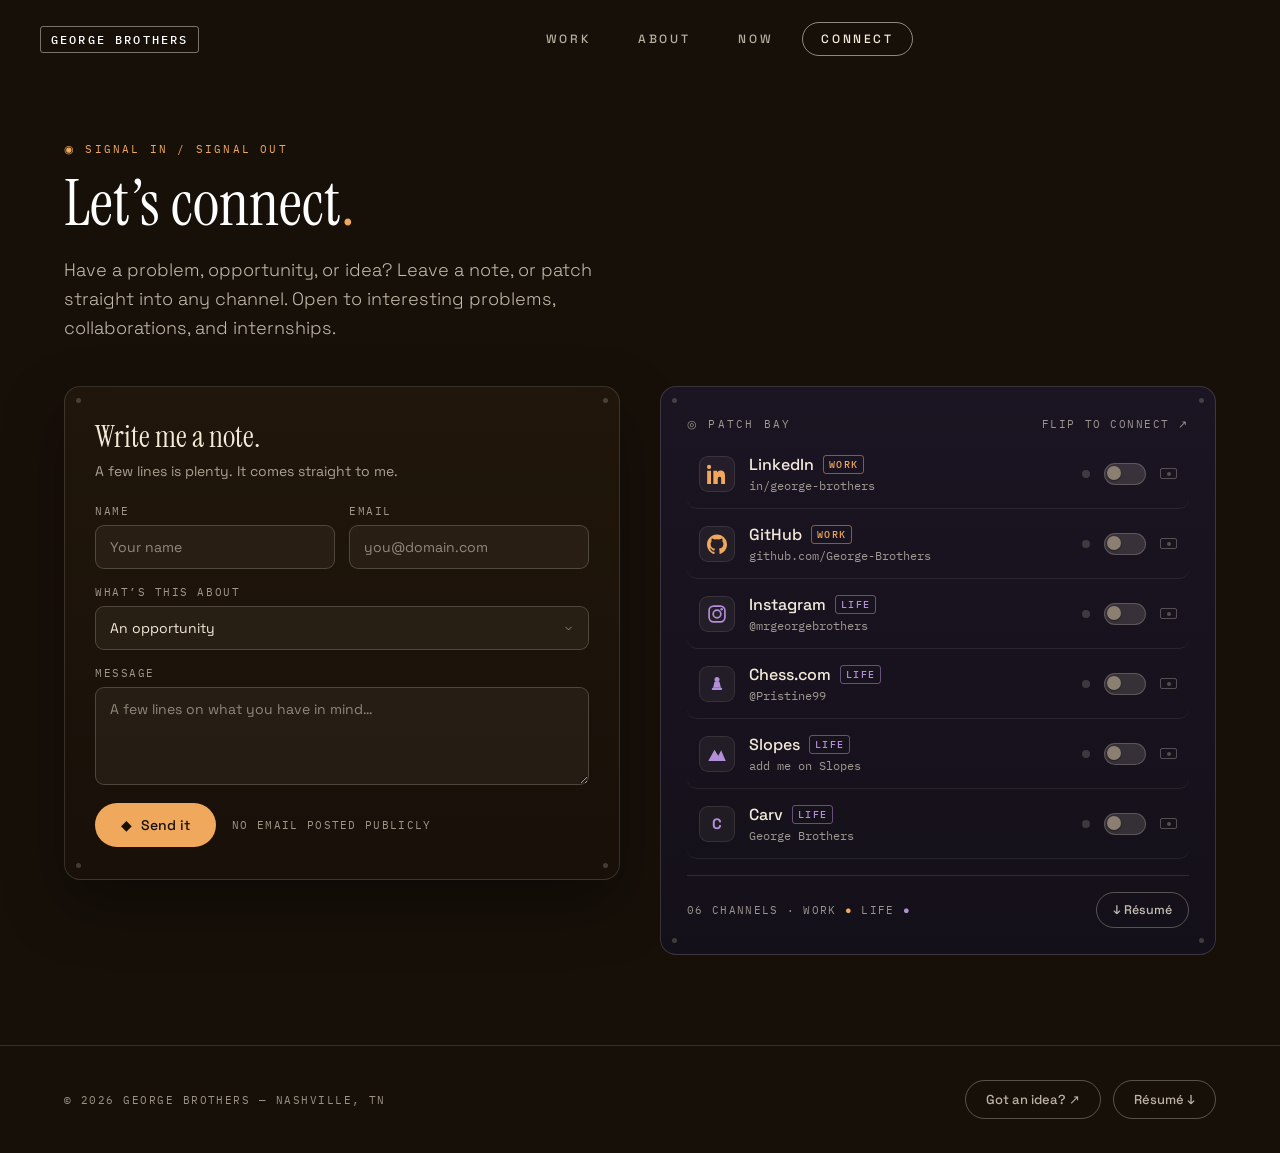
<file: connect.html>
<!DOCTYPE html>
<html lang="en">
<head>
<meta charset="utf-8">
<meta name="viewport" content="width=device-width, initial-scale=1">
<title>Connect — George Brothers</title>
<meta name="description" content="Have a problem, opportunity, or idea? Leave George Brothers a message, or connect directly via LinkedIn, GitHub, Instagram, Chess.com, Slopes, or Carv.">
<link rel="canonical" href="https://georgeellisbrothers.com/connect">
<meta property="og:title" content="Connect — George Brothers">
<meta property="og:description" content="Have a problem, opportunity, or idea? Leave George Brothers a message, or connect directly via LinkedIn, GitHub, Instagram, Chess.com, Slopes, or Carv.">
<meta property="og:type" content="website">
<meta property="og:url" content="https://georgeellisbrothers.com/connect">
<meta property="og:image" content="https://georgeellisbrothers.com/assets/og-card.v1.png">
<meta name="twitter:card" content="summary_large_image">
<meta name="twitter:title" content="Connect — George Brothers">
<meta name="twitter:description" content="Have a problem, opportunity, or idea? Leave George Brothers a message, or connect directly via LinkedIn, GitHub, Instagram, Chess.com, Slopes, or Carv.">
<meta name="twitter:image" content="https://georgeellisbrothers.com/assets/og-card.v1.png">
<link rel="icon" href="data:image/svg+xml,%3Csvg xmlns='http://www.w3.org/2000/svg' viewBox='0 0 32 32'%3E%3Crect width='32' height='32' rx='6' fill='%23171009'/%3E%3Ctext x='16' y='23' font-size='17' text-anchor='middle' fill='%23efa85c'%3E%E2%97%86%3C/text%3E%3C/svg%3E">
<link rel="preload" as="font" type="font/woff2" href="/assets/fonts/instrument-serif-400.v1.woff2" crossorigin>
<link rel="preload" as="font" type="font/woff2" href="/assets/fonts/space-grotesk-var.v1.woff2" crossorigin>
<link rel="preload" as="font" type="font/woff2" href="/assets/fonts/ibm-plex-mono-400.v1.woff2" crossorigin>
<link rel="stylesheet" href="/css/site.css">
<style>
/* ===== layout ===== */
.r-header,.r-console{max-width:1180px;margin-left:auto;margin-right:auto}
@media (max-width:900px){
  .r-header,.r-console{padding-left:clamp(18px,4.5vw,64px) !important;padding-right:clamp(18px,4.5vw,64px) !important}
  .r-console{grid-template-columns:minmax(0,1fr) !important}
}
@media (max-width:480px){
  .r-fields{grid-template-columns:minmax(0,1fr) !important}
}

/* ===== form fields (paper letter styling) ===== */
.fld{width:100%;box-sizing:border-box;background:rgba(243,234,217,.05);border:1px solid rgba(243,234,217,.2);border-radius:9px;padding:12px 14px;color:#f3ead9;font:400 14px 'Space Grotesk',sans-serif;outline:none;transition:border-color .25s,box-shadow .25s}
.fld::placeholder{color:rgba(243,234,217,.52)}
.fld:focus{border-color:#efa85c;box-shadow:0 0 0 3px rgba(239,168,92,.16)}
.fld-ta{resize:vertical;min-height:92px;font-family:'Space Grotesk',sans-serif}
.fld-select{appearance:none;-webkit-appearance:none;cursor:pointer;background-image:url("data:image/svg+xml,%3Csvg xmlns='http://www.w3.org/2000/svg' viewBox='0 0 24 24'%3E%3Cpath d='M6 9l6 6 6-6' fill='none' stroke='%23f3ead9' stroke-opacity='.55' stroke-width='2' stroke-linecap='round' stroke-linejoin='round'/%3E%3C/svg%3E");background-repeat:no-repeat;background-position:right 14px center;background-size:11px;padding-right:34px}
.fld-select option{background:#1d160e;color:#f3ead9}

.form-err{font:400 12px 'IBM Plex Mono',monospace;color:#e0705a}

/* send button hover (inline bg needs !important to override) */
#msg-form button[type="submit"]:hover{background:#e8913f !important}
#send-another:hover{color:#f3ead9 !important}

/* visually-hidden honeypot */
.hp-field{position:absolute;left:-9999px;width:1px;height:1px;overflow:hidden}

/* ===== patch bay rows =====
   Hover state driven entirely by CSS using --acc / --acc-rgb custom
   properties set per row (orange for WORK, purple for LIFE). Zero JS. */
.patch-row{display:flex;align-items:center;gap:14px;padding:15px 12px;border-radius:10px;cursor:pointer;border-bottom:1px solid rgba(243,234,217,.08);background:transparent;box-shadow:inset 0 0 0 rgba(0,0,0,0);transform:translateX(0);transition:background .3s,box-shadow .3s,transform .3s}
.patch-row:hover,.patch-row:focus-visible{background:rgba(var(--acc-rgb),.07);box-shadow:inset 2px 0 0 var(--acc);transform:translateX(3px)}

.patch-icon{width:34px;height:34px;border-radius:9px;flex:none;display:grid;place-items:center;background:rgba(243,234,217,.05);border:1px solid rgba(243,234,217,.1);transition:background .3s,border-color .3s}
.patch-row:hover .patch-icon,.patch-row:focus-visible .patch-icon{background:rgba(var(--acc-rgb),.15);border-color:rgba(var(--acc-rgb),.5)}

.patch-tag{font:500 9.5px 'IBM Plex Mono',monospace;letter-spacing:.14em;color:var(--acc);border:1px solid rgba(var(--acc-rgb),.5);border-radius:3px;padding:2px 5px}

.patch-led{width:8px;height:8px;border-radius:50%;flex:none;background:rgba(243,234,217,.18);box-shadow:0 0 0 rgba(0,0,0,0);transition:background .3s,box-shadow .3s}
.patch-row:hover .patch-led,.patch-row:focus-visible .patch-led{background:var(--acc);box-shadow:0 0 9px 1px rgba(var(--acc-rgb),.8)}

.patch-track{position:relative;width:40px;height:20px;flex:none;border-radius:99px;background:rgba(243,234,217,.14);border:1px solid rgba(243,234,217,.2);transition:background .3s,border-color .3s;display:inline-block}
.patch-row:hover .patch-track,.patch-row:focus-visible .patch-track{background:rgba(var(--acc-rgb),.85);border-color:rgba(var(--acc-rgb),.9)}

.patch-knob{position:absolute;top:2px;left:2px;width:14px;height:14px;border-radius:50%;background:#8a7f70;transform:translateX(0);transition:transform .3s cubic-bezier(.5,0,.2,1),background .3s;box-shadow:0 1px 2px rgba(0,0,0,.4)}
.patch-row:hover .patch-knob,.patch-row:focus-visible .patch-knob{background:#fff;transform:translateX(20px)}

.patch-jack{width:15px;height:9px;border-radius:2px;flex:none;border:1.5px solid rgba(243,234,217,.28);display:grid;place-items:center;transition:border-color .3s}
.patch-row:hover .patch-jack,.patch-row:focus-visible .patch-jack{border-color:var(--acc)}
.patch-jack-dot{width:4px;height:4px;border-radius:50%;background:rgba(243,234,217,.28);transition:background .3s}
.patch-row:hover .patch-jack-dot,.patch-row:focus-visible .patch-jack-dot{background:var(--acc)}
</style>
<script src="/js/site.js" defer></script>
<script src="/js/connect.js" defer></script>
</head>
<body class="r-root" style="min-height:100vh">
<a class="skip-link" href="#main">Skip to content</a>

<!-- ============ NAV ============ -->
<nav class="gb-nav" aria-label="Primary">
  <a href="/" class="gb-wordmark">GEORGE&nbsp;BROTHERS</a>
  <div class="nav-links">
    <a href="/work" class="hv-nav">WORK</a>
    <a href="/about" class="hv-nav">ABOUT</a>
    <a href="/now" class="hv-nav">NOW</a>
    <a href="/connect" aria-current="page">CONNECT</a>
  </div>
  <div class="gb-nav-right">
    <button type="button" class="nav-burger" aria-expanded="false" aria-controls="mobile-menu" aria-label="Menu">
      <span></span><span></span><span></span>
    </button>
  </div>
</nav>

<div id="mobile-menu" hidden>
  <button type="button" class="mobile-menu-close" aria-label="Close menu">&times;</button>
  <a href="/">Home</a>
  <a href="/work">Work</a>
  <a href="/about">About</a>
  <a href="/now">Now</a>
  <a href="/connect" aria-current="page">Connect</a>
</div>

<main id="main">
  <!-- ============ HEADER ============ -->
  <div class="r-header" style="padding:64px 64px 0">
    <div style="font:400 11px 'IBM Plex Mono',monospace;letter-spacing:.2em;color:#efa85c;margin-bottom:16px">◉ SIGNAL IN / SIGNAL OUT</div>
    <h1 style="margin:0;font:400 clamp(34px,7vw,64px)/1 'Instrument Serif',serif">Let’s connect<span style="color:#efa85c">.</span></h1>
    <p style="margin:20px 0 0;max-width:560px;font:300 18px/1.6 'Space Grotesk',sans-serif;color:rgba(243,234,217,.78)">Have a problem, opportunity, or idea? Leave a note, or patch straight into any channel. Open to interesting problems, collaborations, and internships.</p>
  </div>

  <!-- ============ CONSOLE ============ -->
  <div class="r-console" style="padding:44px 64px 90px;display:grid;grid-template-columns:1fr 1fr;gap:40px;align-items:start;animation:fadeup .5s ease">

    <!-- ===== LEFT: LETTER DESK ===== -->
    <div style="position:relative;border:1px solid rgba(243,234,217,.14);border-radius:16px;background:linear-gradient(180deg,#20160b,#181009);padding:30px 30px 32px;box-shadow:0 24px 60px rgba(0,0,0,.35)">
      <span aria-hidden="true" style="position:absolute;top:11px;left:11px;width:5px;height:5px;border-radius:50%;background:rgba(243,234,217,.2)"></span>
      <span aria-hidden="true" style="position:absolute;top:11px;right:11px;width:5px;height:5px;border-radius:50%;background:rgba(243,234,217,.2)"></span>
      <span aria-hidden="true" style="position:absolute;bottom:11px;left:11px;width:5px;height:5px;border-radius:50%;background:rgba(243,234,217,.2)"></span>
      <span aria-hidden="true" style="position:absolute;bottom:11px;right:11px;width:5px;height:5px;border-radius:50%;background:rgba(243,234,217,.2)"></span>

      <div style="margin-bottom:24px">
        <h2 style="margin:0 0 6px;font:400 30px 'Instrument Serif',serif;color:#f3ead9">Write me a note.</h2>
        <p style="margin:0;font:400 14px 'Space Grotesk',sans-serif;color:rgba(243,234,217,.66)">A few lines is plenty. It comes straight to me.</p>
      </div>

      <div id="form-panel">
        <form id="msg-form" method="POST" action="https://formspree.io/f/mqerzlen" novalidate>
          <div style="display:flex;flex-direction:column;gap:16px">
            <div class="r-fields" style="display:grid;grid-template-columns:1fr 1fr;gap:14px">
              <label style="display:flex;flex-direction:column;gap:7px">
                <span style="font:400 11px 'IBM Plex Mono',monospace;letter-spacing:.14em;color:rgba(243,234,217,.62)">NAME</span>
                <input id="msg-name" name="name" autocomplete="name" placeholder="Your name" class="fld" required aria-required="true">
              </label>
              <label style="display:flex;flex-direction:column;gap:7px">
                <span style="font:400 11px 'IBM Plex Mono',monospace;letter-spacing:.14em;color:rgba(243,234,217,.62)">EMAIL</span>
                <input id="msg-email" name="email" type="email" autocomplete="email" placeholder="you@domain.com" class="fld" required aria-required="true">
              </label>
            </div>
            <label style="display:flex;flex-direction:column;gap:7px">
              <span style="font:400 11px 'IBM Plex Mono',monospace;letter-spacing:.14em;color:rgba(243,234,217,.62)">WHAT’S THIS ABOUT</span>
              <select id="msg-topic" name="topic" class="fld fld-select">
                <option>An opportunity</option>
                <option>A project or collaboration</option>
                <option>A question</option>
                <option>Just saying hi</option>
              </select>
            </label>
            <label style="display:flex;flex-direction:column;gap:7px">
              <span style="font:400 11px 'IBM Plex Mono',monospace;letter-spacing:.14em;color:rgba(243,234,217,.62)">MESSAGE</span>
              <textarea id="msg-message" name="message" placeholder="A few lines on what you have in mind…" rows="4" class="fld fld-ta" required aria-required="true"></textarea>
            </label>

            <div class="hp-field" aria-hidden="true">
              <label for="msg-gotcha">Leave this field empty</label>
              <input type="text" id="msg-gotcha" name="_gotcha" tabindex="-1" autocomplete="off">
            </div>

            <div id="form-err" class="form-err" role="alert" hidden></div>

            <div style="display:flex;align-items:center;gap:16px;margin-top:2px">
              <button type="submit" class="hv-cta" style="display:inline-flex;align-items:center;gap:9px;background:#efa85c;color:#171009;font:500 14px 'Space Grotesk',sans-serif;padding:13px 26px;border-radius:999px;transition:background .3s"><span aria-hidden="true">◆</span>Send it</button>
              <span style="font:400 11px 'IBM Plex Mono',monospace;letter-spacing:.12em;color:rgba(243,234,217,.62)">NO EMAIL POSTED PUBLICLY</span>
            </div>
          </div>
        </form>
      </div>

      <div id="sent-panel" hidden style="display:flex;flex-direction:column;gap:14px;align-items:flex-start;padding:14px 0 6px">
        <div style="width:40px;height:40px;border-radius:50%;background:#efa85c;color:#171009;display:grid;place-items:center;font:600 20px 'Space Grotesk',sans-serif">✓</div>
        <div id="sent-title" tabindex="-1" style="font:400 26px 'Instrument Serif',serif;color:#f3ead9;outline:none">Signal received, <span id="sent-name">friend</span>.</div>
        <p style="margin:0;font:400 14px/1.65 'Space Grotesk',sans-serif;color:rgba(243,234,217,.7)">I read everything that comes in and I’ll get back to you personally. No inbox is posted publicly, so this note is the front door.</p>
        <button type="button" id="send-another" style="margin-top:6px;font:500 12.5px 'Space Grotesk',sans-serif;color:#efa85c;border-bottom:1px solid rgba(239,168,92,.5);padding-bottom:2px">Send another ↩</button>
      </div>
    </div>

    <!-- ===== RIGHT: PATCH BAY ===== -->
    <div style="position:relative;border:1px solid rgba(243,234,217,.16);border-radius:16px;background:linear-gradient(180deg,#1b1422,#141019);padding:30px 26px 26px">
      <span aria-hidden="true" style="position:absolute;top:11px;left:11px;width:5px;height:5px;border-radius:50%;background:rgba(243,234,217,.2)"></span>
      <span aria-hidden="true" style="position:absolute;top:11px;right:11px;width:5px;height:5px;border-radius:50%;background:rgba(243,234,217,.2)"></span>
      <span aria-hidden="true" style="position:absolute;bottom:11px;left:11px;width:5px;height:5px;border-radius:50%;background:rgba(243,234,217,.2)"></span>
      <span aria-hidden="true" style="position:absolute;bottom:11px;right:11px;width:5px;height:5px;border-radius:50%;background:rgba(243,234,217,.2)"></span>

      <div style="display:flex;align-items:center;justify-content:space-between;margin-bottom:8px">
        <h2 style="margin:0;font:400 11px 'IBM Plex Mono',monospace;letter-spacing:.2em;color:rgba(243,234,217,.62)">◎ PATCH BAY</h2>
        <div style="font:400 11px 'IBM Plex Mono',monospace;letter-spacing:.14em;color:rgba(243,234,217,.6)">FLIP TO CONNECT ↗</div>
      </div>

      <div style="display:flex;flex-direction:column">
        <a class="patch-row" href="https://www.linkedin.com/in/george-brothers/" target="_blank" rel="noopener noreferrer" style="--acc:#efa85c;--acc-rgb:239,168,92">
          <span class="patch-icon" aria-hidden="true"><svg width="20" height="20" viewBox="0 0 24 24" fill="none"><path d="M4.98 3.5C4.98 4.88 3.87 6 2.5 6S0 4.88 0 3.5 1.11 1 2.5 1s2.48 1.12 2.48 2.5zM.2 8h4.6V24H.2V8zm7.4 0h4.4v2.2h.06c.6-1.1 2.05-2.26 4.22-2.26 4.5 0 5.34 2.96 5.34 6.82V24h-4.6v-5.7c0-1.36-.03-3.1-1.9-3.1-1.9 0-2.19 1.48-2.19 3v5.8H7.6V8z" fill="#efa85c"/></svg></span>
          <div style="flex:1;min-width:0">
            <div style="display:flex;align-items:center;gap:9px">
              <span style="font:500 16px 'Space Grotesk',sans-serif;color:#f3ead9">LinkedIn</span>
              <span class="patch-tag">WORK</span>
            </div>
            <div style="font:400 11.5px 'IBM Plex Mono',monospace;color:rgba(243,234,217,.62);margin-top:3px">in/george-brothers</div>
          </div>
          <span class="patch-led" aria-hidden="true"></span>
          <span class="patch-track" aria-hidden="true"><span class="patch-knob"></span></span>
          <span class="patch-jack" aria-hidden="true"><span class="patch-jack-dot"></span></span>
        </a>

        <a class="patch-row" href="https://github.com/George-Brothers" target="_blank" rel="noopener noreferrer" style="--acc:#efa85c;--acc-rgb:239,168,92">
          <span class="patch-icon" aria-hidden="true"><svg width="20" height="20" viewBox="0 0 24 24" fill="none"><path d="M12 .5C5.37.5 0 5.87 0 12.5c0 5.3 3.44 9.8 8.21 11.39.6.11.82-.26.82-.58l-.02-2.06c-3.34.73-4.04-1.61-4.04-1.61-.55-1.39-1.34-1.76-1.34-1.76-1.09-.75.08-.73.08-.73 1.2.09 1.84 1.24 1.84 1.24 1.07 1.83 2.8 1.3 3.49.99.11-.78.42-1.3.76-1.6-2.67-.3-5.47-1.34-5.47-5.96 0-1.32.47-2.39 1.24-3.23-.12-.3-.54-1.53.12-3.18 0 0 1.01-.32 3.3 1.23a11.5 11.5 0 016 0c2.29-1.55 3.3-1.23 3.3-1.23.66 1.65.24 2.88.12 3.18.77.84 1.24 1.91 1.24 3.23 0 4.63-2.81 5.65-5.49 5.95.43.37.81 1.1.81 2.22l-.01 3.29c0 .32.22.7.83.58C20.56 22.29 24 17.8 24 12.5 24 5.87 18.63.5 12 .5z" fill="#efa85c"/></svg></span>
          <div style="flex:1;min-width:0">
            <div style="display:flex;align-items:center;gap:9px">
              <span style="font:500 16px 'Space Grotesk',sans-serif;color:#f3ead9">GitHub</span>
              <span class="patch-tag">WORK</span>
            </div>
            <div style="font:400 11.5px 'IBM Plex Mono',monospace;color:rgba(243,234,217,.62);margin-top:3px">github.com/George-Brothers</div>
          </div>
          <span class="patch-led" aria-hidden="true"></span>
          <span class="patch-track" aria-hidden="true"><span class="patch-knob"></span></span>
          <span class="patch-jack" aria-hidden="true"><span class="patch-jack-dot"></span></span>
        </a>

        <a class="patch-row" href="https://www.instagram.com/mrgeorgebrothers/" target="_blank" rel="noopener noreferrer" style="--acc:#b48fd9;--acc-rgb:180,143,217">
          <span class="patch-icon" aria-hidden="true"><svg width="20" height="20" viewBox="0 0 24 24" fill="none"><rect x="2.5" y="2.5" width="19" height="19" rx="5.5" stroke="#b48fd9" stroke-width="2"/><circle cx="12" cy="12" r="4.6" stroke="#b48fd9" stroke-width="2"/><circle cx="17.6" cy="6.4" r="1.5" fill="#b48fd9"/></svg></span>
          <div style="flex:1;min-width:0">
            <div style="display:flex;align-items:center;gap:9px">
              <span style="font:500 16px 'Space Grotesk',sans-serif;color:#f3ead9">Instagram</span>
              <span class="patch-tag">LIFE</span>
            </div>
            <div style="font:400 11.5px 'IBM Plex Mono',monospace;color:rgba(243,234,217,.62);margin-top:3px">@mrgeorgebrothers</div>
          </div>
          <span class="patch-led" aria-hidden="true"></span>
          <span class="patch-track" aria-hidden="true"><span class="patch-knob"></span></span>
          <span class="patch-jack" aria-hidden="true"><span class="patch-jack-dot"></span></span>
        </a>

        <a class="patch-row" href="https://www.chess.com/member/Pristine99" target="_blank" rel="noopener noreferrer" style="--acc:#b48fd9;--acc-rgb:180,143,217">
          <span class="patch-icon" aria-hidden="true"><svg width="20" height="20" viewBox="0 0 24 24" fill="none"><circle cx="12" cy="6.6" r="3" fill="#b48fd9"/><path d="M9 9.3 h6 l1.7 7.2 h-9.4 Z" fill="#b48fd9"/><rect x="5.8" y="16.4" width="12.4" height="2.9" rx="1.2" fill="#b48fd9"/></svg></span>
          <div style="flex:1;min-width:0">
            <div style="display:flex;align-items:center;gap:9px">
              <span style="font:500 16px 'Space Grotesk',sans-serif;color:#f3ead9">Chess.com</span>
              <span class="patch-tag">LIFE</span>
            </div>
            <div style="font:400 11.5px 'IBM Plex Mono',monospace;color:rgba(243,234,217,.62);margin-top:3px">@Pristine99</div>
          </div>
          <span class="patch-led" aria-hidden="true"></span>
          <span class="patch-track" aria-hidden="true"><span class="patch-knob"></span></span>
          <span class="patch-jack" aria-hidden="true"><span class="patch-jack-dot"></span></span>
        </a>

        <a class="patch-row" href="https://my.getslopes.com/app/addFriend/vZlgZZRKw0" target="_blank" rel="noopener noreferrer" style="--acc:#b48fd9;--acc-rgb:180,143,217">
          <span class="patch-icon" aria-hidden="true"><svg width="20" height="20" viewBox="0 0 24 24" fill="none"><path d="M1.5 20.5 L9 7 L13.5 14 L17 7.5 L22.5 20.5 Z" fill="#b48fd9"/></svg></span>
          <div style="flex:1;min-width:0">
            <div style="display:flex;align-items:center;gap:9px">
              <span style="font:500 16px 'Space Grotesk',sans-serif;color:#f3ead9">Slopes</span>
              <span class="patch-tag">LIFE</span>
            </div>
            <div style="font:400 11.5px 'IBM Plex Mono',monospace;color:rgba(243,234,217,.62);margin-top:3px">add me on Slopes</div>
          </div>
          <span class="patch-led" aria-hidden="true"></span>
          <span class="patch-track" aria-hidden="true"><span class="patch-knob"></span></span>
          <span class="patch-jack" aria-hidden="true"><span class="patch-jack-dot"></span></span>
        </a>

        <a id="carv-link" class="patch-row" href="https://getcarv.com/" target="_blank" rel="noopener noreferrer" style="--acc:#b48fd9;--acc-rgb:180,143,217">
          <span class="patch-icon" aria-hidden="true"><svg width="20" height="20" viewBox="0 0 24 24" fill="none"><text x="12" y="18.5" text-anchor="middle" font-size="18" font-weight="700" fill="#b48fd9" font-family="Space Grotesk, sans-serif">C</text></svg></span>
          <div style="flex:1;min-width:0">
            <div style="display:flex;align-items:center;gap:9px">
              <span style="font:500 16px 'Space Grotesk',sans-serif;color:#f3ead9">Carv</span>
              <span class="patch-tag">LIFE</span>
            </div>
            <div style="font:400 11.5px 'IBM Plex Mono',monospace;color:rgba(243,234,217,.62);margin-top:3px">George Brothers</div>
          </div>
          <span class="patch-led" aria-hidden="true"></span>
          <span class="patch-track" aria-hidden="true"><span class="patch-knob"></span></span>
          <span class="patch-jack" aria-hidden="true"><span class="patch-jack-dot"></span></span>
        </a>
      </div>

      <div style="margin-top:16px;padding-top:16px;border-top:1px solid rgba(243,234,217,.12);display:flex;align-items:center;justify-content:space-between;gap:14px;flex-wrap:wrap">
        <span style="font:400 11px 'IBM Plex Mono',monospace;letter-spacing:.12em;color:rgba(243,234,217,.6)">06 CHANNELS · WORK <span style="color:#efa85c">●</span> LIFE <span style="color:#b48fd9">●</span></span>
        <a href="/assets/george-brothers-resume.pdf" download class="hv-pill" style="display:inline-flex;align-items:center;gap:8px;font:500 12.5px 'Space Grotesk',sans-serif;color:rgba(243,234,217,.8);border:1px solid rgba(243,234,217,.3);border-radius:999px;padding:9px 16px">↓ Résumé</a>
      </div>
    </div>
  </div>
</main>

<!-- ============ FOOTER ============ -->
<footer class="gb-footer">
  <span class="gb-copyright">© 2026 GEORGE BROTHERS — NASHVILLE, TN</span>
  <div class="gb-footer-links">
    <a href="/work#ideas" class="hv-pill hv-pill-glow">Got an idea? ↗</a>
    <a href="/assets/george-brothers-resume.pdf" download class="hv-pill">Résumé ↓</a>
  </div>
</footer>

</body>
</html>
</file>
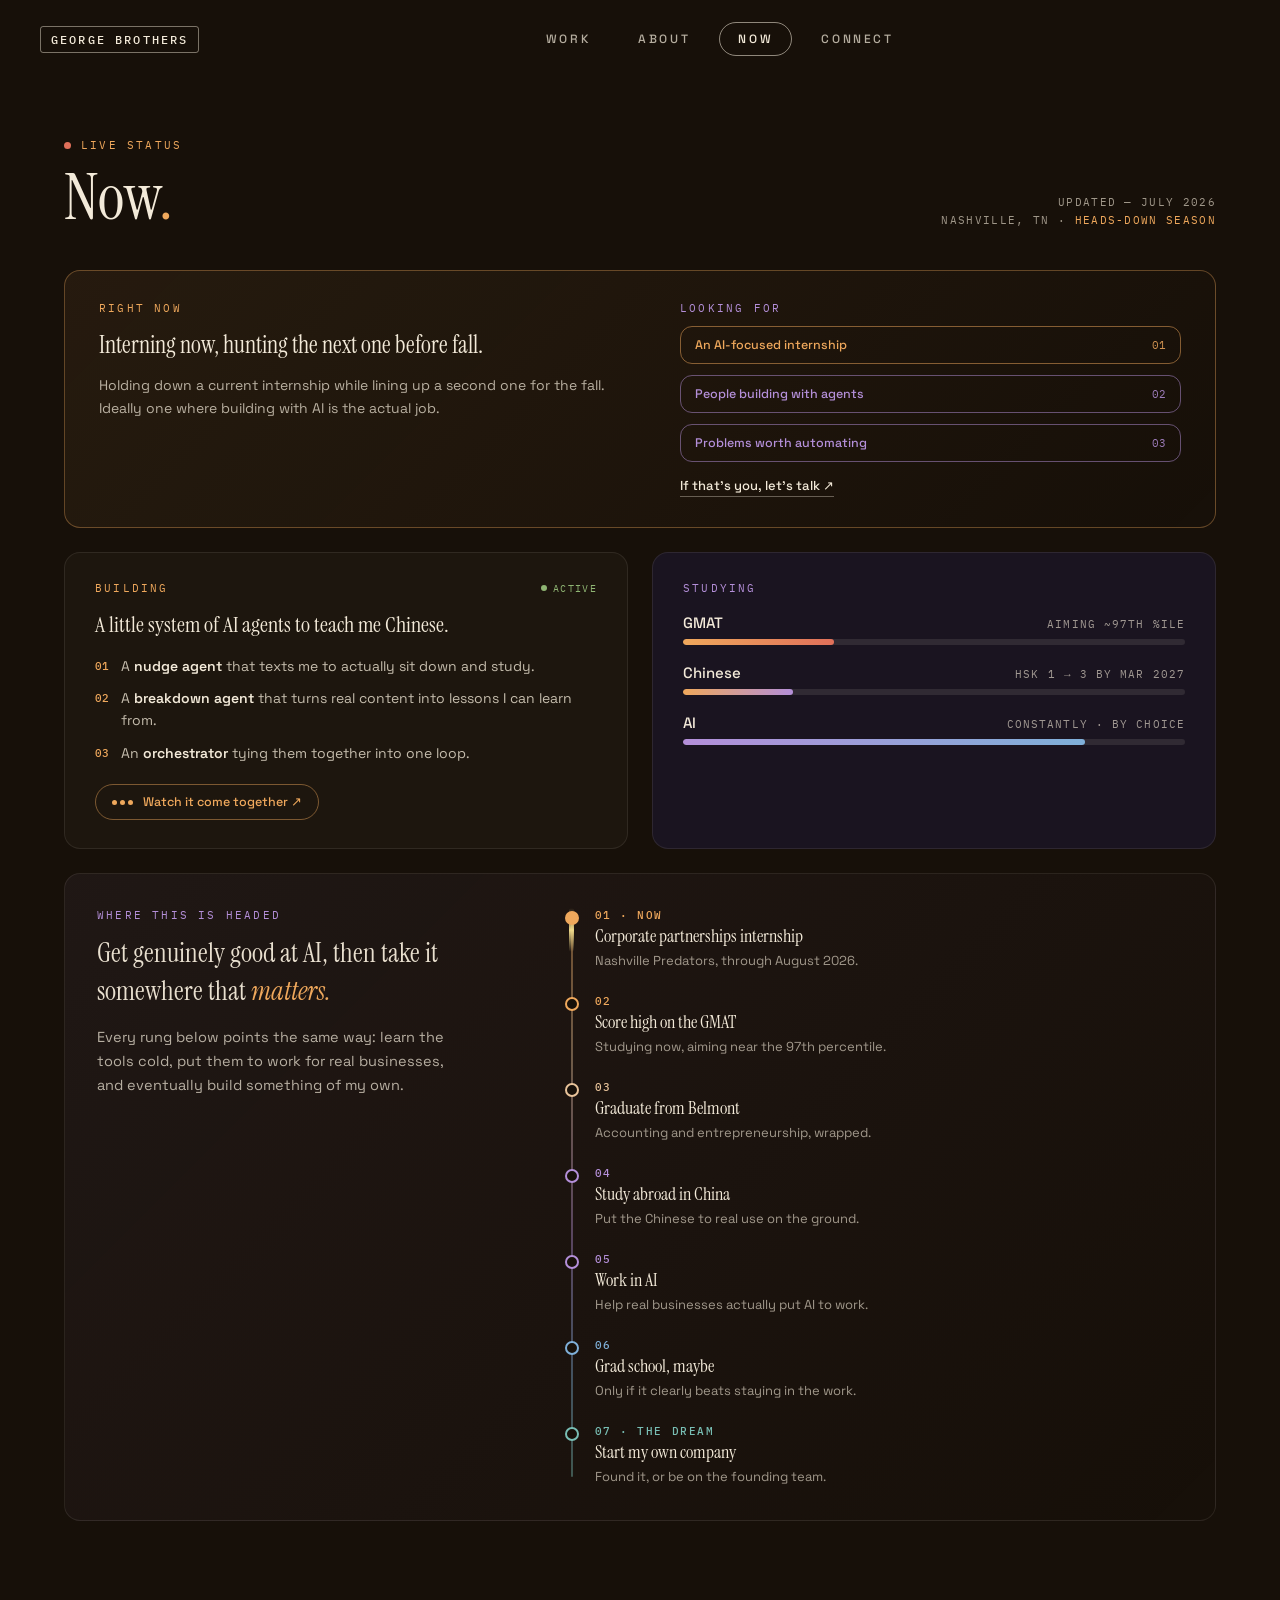
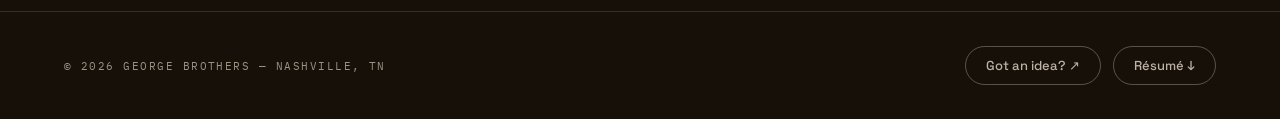
<file: now.html>
<!DOCTYPE html>
<html lang="en">
<head>
<meta charset="utf-8">
<meta name="viewport" content="width=device-width, initial-scale=1">
<title>Now — George Brothers</title>
<meta name="description" content="George Brothers' live status: heads-down building AI learning agents, studying for the GMAT and Chinese, interning, and lining up the next AI-focused internship for fall.">
<link rel="canonical" href="https://georgeellisbrothers.com/now">
<meta property="og:title" content="Now — George Brothers">
<meta property="og:description" content="George Brothers' live status: heads-down building AI learning agents, studying for the GMAT and Chinese, interning, and lining up the next AI-focused internship for fall.">
<meta property="og:type" content="website">
<meta property="og:url" content="https://georgeellisbrothers.com/now">
<meta property="og:image" content="https://georgeellisbrothers.com/assets/og-card.v1.png">
<meta name="twitter:card" content="summary_large_image">
<meta name="twitter:title" content="Now — George Brothers">
<meta name="twitter:description" content="George Brothers' live status: heads-down building AI learning agents, studying for the GMAT and Chinese, interning, and lining up the next AI-focused internship for fall.">
<meta name="twitter:image" content="https://georgeellisbrothers.com/assets/og-card.v1.png">
<link rel="icon" href="data:image/svg+xml,%3Csvg xmlns='http://www.w3.org/2000/svg' viewBox='0 0 32 32'%3E%3Crect width='32' height='32' rx='6' fill='%23171009'/%3E%3Ctext x='16' y='23' font-size='17' text-anchor='middle' fill='%23efa85c'%3E%E2%97%86%3C/text%3E%3C/svg%3E">
<link rel="preload" as="font" type="font/woff2" href="/assets/fonts/instrument-serif-400.v1.woff2" crossorigin>
<link rel="preload" as="font" type="font/woff2" href="/assets/fonts/space-grotesk-var.v1.woff2" crossorigin>
<link rel="preload" as="font" type="font/woff2" href="/assets/fonts/ibm-plex-mono-400.v1.woff2" crossorigin>
<link rel="stylesheet" href="/css/site.css">
<style>
@keyframes blink{0%,45%{opacity:1}55%,100%{opacity:.25}}

@media (prefers-reduced-motion: no-preference){
  html{scroll-behavior:smooth}
}

/* ===== where this is headed — vertical trajectory ===== */
.rd-wrap{display:grid;grid-template-columns:.82fr 1.18fr;gap:38px;align-items:start}
.rd-line{list-style:none;margin:0;padding:0;position:relative;display:flex;flex-direction:column;gap:24px}
.rd-line::before{content:'';position:absolute;left:6px;top:8px;bottom:9px;width:2px;border-radius:1px;background:linear-gradient(180deg,#efa85c 0%,#e8c39a 26%,#b48fd9 58%,#7fb0d9 82%,#78beb4 100%);opacity:.4}
.rd-line::after{content:'';position:absolute;left:4.5px;width:5px;height:44px;border-radius:3px;background:linear-gradient(180deg,rgba(239,217,138,0),#efd98a,rgba(239,217,138,0));filter:blur(.5px);animation:rd-flow 5s ease-in-out infinite}
@keyframes rd-flow{0%{top:-12%;opacity:0}12%{opacity:.9}88%{opacity:.9}100%{top:100%;opacity:0}}
.rd-step{position:relative;padding-left:30px;display:flex;flex-direction:column;gap:3px}
.rd-dot{position:absolute;left:0;top:3px;width:14px;height:14px;border-radius:50%;background:#171009;border:2px solid #efa85c;box-sizing:border-box;z-index:1}
.rd-dot::after{content:'';position:absolute;inset:-4px;border-radius:50%;border:1.5px solid currentColor;opacity:0;animation:rd-pulse 3.4s ease-out infinite}
@keyframes rd-pulse{0%{transform:scale(.7);opacity:.55}70%,100%{transform:scale(1.7);opacity:0}}
.rd-amber{border-color:#efa85c;color:#efa85c}
.rd-gold{border-color:#e8c39a;color:#e8c39a}
.rd-purple{border-color:#b48fd9;color:#b48fd9}
.rd-blue{border-color:#7fb0d9;color:#7fb0d9}
.rd-teal{border-color:#78beb4;color:#78beb4}
.rd-now{background:#efa85c}
.rd-step:nth-child(2) .rd-dot::after{animation-delay:.45s}
.rd-step:nth-child(3) .rd-dot::after{animation-delay:.9s}
.rd-step:nth-child(4) .rd-dot::after{animation-delay:1.35s}
.rd-step:nth-child(5) .rd-dot::after{animation-delay:1.8s}
.rd-step:nth-child(6) .rd-dot::after{animation-delay:2.25s}
.rd-step:nth-child(7) .rd-dot::after{animation-delay:2.7s}
.rd-kick{font:500 11px 'IBM Plex Mono',monospace;letter-spacing:.14em}
.rd-title{font:400 18px/1.25 'Instrument Serif',serif;color:#f3ead9}
.rd-note{font:400 13px/1.5 'Space Grotesk',sans-serif;color:rgba(243,234,217,.62)}
@media (max-width:760px){ .rd-wrap{grid-template-columns:1fr !important;gap:26px} }
.r-root>main>div{max-width:1200px;margin-left:auto;margin-right:auto}
@media (max-width:900px){
  .r-root>main>div{padding-left:clamp(18px,4.5vw,64px) !important;padding-right:clamp(18px,4.5vw,64px) !important}
}
@media (max-width:768px){
  .r-dash{grid-template-columns:minmax(0,1fr) !important}
  .r-nowtile{grid-template-columns:1fr !important}
}

.hv-build:hover,.hv-build:focus-visible{background:rgba(239,168,92,.16) !important;color:#f3ead9 !important;border-color:#efa85c !important}
.hv-talk:hover,.hv-talk:focus-visible{color:#efa85c !important;border-color:#efa85c !important}
</style>
<script src="/js/site.js" defer></script>
</head>
<body>
<a class="skip-link" href="#main">Skip to content</a>
<div class="r-root" style="background:#171009;color:#f3ead9;min-height:100vh">

<!-- ============ NAV ============ -->
<nav class="gb-nav" aria-label="Primary">
  <a href="/" class="gb-wordmark">GEORGE&nbsp;BROTHERS</a>
  <div class="nav-links">
    <a href="/work" class="hv-nav">WORK</a>
    <a href="/about" class="hv-nav">ABOUT</a>
    <a href="/now" aria-current="page">NOW</a>
    <a href="/connect" class="hv-nav">CONNECT</a>
  </div>
  <div class="gb-nav-right">
    <button type="button" class="nav-burger" aria-expanded="false" aria-controls="mobile-menu" aria-label="Menu">
      <span></span><span></span><span></span>
    </button>
  </div>
</nav>

<main id="main">
<!-- ============ HEADER ============ -->
<div style="padding:60px 64px 0;max-width:1200px;display:flex;align-items:flex-end;justify-content:space-between;flex-wrap:wrap;gap:20px">
  <div>
    <div style="display:flex;align-items:center;gap:10px;font:400 11px 'IBM Plex Mono',monospace;letter-spacing:.2em;color:#efa85c;margin-bottom:14px">
      <span style="width:7px;height:7px;border-radius:50%;background:#e0705a;animation:blink 1.6s steps(1) infinite" aria-hidden="true"></span>LIVE STATUS
    </div>
    <h1 style="margin:0;font:400 clamp(34px,7vw,64px)/1 'Instrument Serif',serif">Now<span style="color:#efa85c">.</span></h1>
  </div>
  <div style="font:400 11px/1.7 'IBM Plex Mono',monospace;letter-spacing:.12em;color:rgba(243,234,217,.62);text-align:right">
    UPDATED — JULY 2026<br>NASHVILLE, TN · <span style="color:#efa85c">HEADS-DOWN SEASON</span>
  </div>
</div>

<!-- ============ DASHBOARD ============ -->
<div class="r-dash" style="padding:40px 64px 90px;max-width:1200px;display:grid;grid-template-columns:repeat(2,1fr);gap:24px;animation:fadeup .5s ease">

  <!-- RIGHT NOW (working + looking, full width) -->
  <div class="r-nowtile" style="grid-column:1 / -1;border:1px solid rgba(239,168,92,.35);border-radius:16px;background:linear-gradient(135deg,rgba(239,168,92,.07),rgba(23,16,9,0));padding:30px 34px;display:grid;grid-template-columns:1.1fr 1fr;gap:30px">
    <div style="display:flex;flex-direction:column;gap:14px">
      <h2 style="margin:0;font:400 11px 'IBM Plex Mono',monospace;letter-spacing:.2em;color:#efa85c">RIGHT NOW</h2>
      <div style="font:400 24px/1.3 'Instrument Serif',serif;color:#f3ead9">Interning now, hunting the next one before fall.</div>
      <p style="margin:0;font:400 14px/1.6 'Space Grotesk',sans-serif;color:rgba(243,234,217,.72)">Holding down a current internship while lining up a second one for the fall. Ideally one where building with AI is the actual job.</p>
    </div>
    <div style="display:flex;flex-direction:column;gap:11px">
      <div style="font:400 11px 'IBM Plex Mono',monospace;letter-spacing:.2em;color:#b48fd9">LOOKING FOR</div>
      <span style="display:flex;justify-content:space-between;align-items:center;gap:12px;font:500 12.5px 'Space Grotesk',sans-serif;border:1px solid rgba(239,168,92,.5);color:#efa85c;border-radius:12px;padding:10px 14px">An AI-focused internship<span style="font:400 11px 'IBM Plex Mono',monospace;opacity:.85">01</span></span>
      <span style="display:flex;justify-content:space-between;align-items:center;gap:12px;font:500 12.5px 'Space Grotesk',sans-serif;border:1px solid rgba(180,143,217,.5);color:#b48fd9;border-radius:12px;padding:10px 14px">People building with agents<span style="font:400 11px 'IBM Plex Mono',monospace;opacity:.85">02</span></span>
      <span style="display:flex;justify-content:space-between;align-items:center;gap:12px;font:500 12.5px 'Space Grotesk',sans-serif;border:1px solid rgba(180,143,217,.5);color:#b48fd9;border-radius:12px;padding:10px 14px">Problems worth automating<span style="font:400 11px 'IBM Plex Mono',monospace;opacity:.85">03</span></span>
      <a href="/connect" class="hv-talk" style="align-self:flex-start;margin-top:4px;font:500 13px 'Space Grotesk',sans-serif;color:#f3ead9;border-bottom:1px solid rgba(243,234,217,.35);padding-bottom:2px;transition:color .3s,border-color .3s">If that's you, let's talk ↗</a>
    </div>
  </div>

  <!-- BUILDING -->
  <div style="border:1px solid rgba(243,234,217,.09);border-radius:16px;background:#1d160e;padding:28px 30px;display:flex;flex-direction:column;gap:16px">
    <div style="display:flex;align-items:center;justify-content:space-between">
      <h2 style="margin:0;font:400 11px 'IBM Plex Mono',monospace;letter-spacing:.2em;color:#efa85c">BUILDING</h2>
      <div style="display:flex;align-items:center;gap:6px;font:400 9.5px 'IBM Plex Mono',monospace;letter-spacing:.14em;color:#8fb573"><span style="width:6px;height:6px;border-radius:50%;background:#8fb573;animation:pdot 2s ease-in-out infinite" aria-hidden="true"></span>ACTIVE</div>
    </div>
    <div style="font:400 22px/1.3 'Instrument Serif',serif;color:#f3ead9">A little system of AI agents to teach me Chinese.</div>
    <div style="display:flex;flex-direction:column;gap:11px">
      <div style="display:flex;gap:12px;align-items:flex-start"><span style="font:500 11px 'IBM Plex Mono',monospace;color:#efa85c;margin-top:3px">01</span><span style="font:400 14px/1.55 'Space Grotesk',sans-serif;color:rgba(243,234,217,.78)">A <b style="font-weight:600;color:#f3ead9">nudge agent</b> that texts me to actually sit down and study.</span></div>
      <div style="display:flex;gap:12px;align-items:flex-start"><span style="font:500 11px 'IBM Plex Mono',monospace;color:#efa85c;margin-top:3px">02</span><span style="font:400 14px/1.55 'Space Grotesk',sans-serif;color:rgba(243,234,217,.78)">A <b style="font-weight:600;color:#f3ead9">breakdown agent</b> that turns real content into lessons I can learn from.</span></div>
      <div style="display:flex;gap:12px;align-items:flex-start"><span style="font:500 11px 'IBM Plex Mono',monospace;color:#efa85c;margin-top:3px">03</span><span style="font:400 14px/1.55 'Space Grotesk',sans-serif;color:rgba(243,234,217,.78)">An <b style="font-weight:600;color:#f3ead9">orchestrator</b> tying them together into one loop.</span></div>
    </div>
    <a href="/work" class="hv-build" style="align-self:flex-start;margin-top:4px;display:inline-flex;align-items:center;gap:10px;border:1px solid rgba(239,168,92,.45);border-radius:999px;padding:9px 16px;font:500 12.5px 'Space Grotesk',sans-serif;color:#efa85c;transition:background .3s,color .3s,border-color .3s">
      <span style="display:inline-flex;gap:3px;align-items:center" aria-hidden="true">
        <span style="width:5px;height:5px;border-radius:50%;background:currentColor;animation:pdot 1.5s ease-in-out infinite"></span>
        <span style="width:5px;height:5px;border-radius:50%;background:currentColor;animation:pdot 1.5s ease-in-out infinite;animation-delay:.22s"></span>
        <span style="width:5px;height:5px;border-radius:50%;background:currentColor;animation:pdot 1.5s ease-in-out infinite;animation-delay:.44s"></span>
      </span>
      Watch it come together ↗
    </a>
  </div>

  <!-- STUDYING -->
  <div style="border:1px solid rgba(243,234,217,.09);border-radius:16px;background:#1a1420;padding:28px 30px;display:flex;flex-direction:column;gap:18px">
    <h2 style="margin:0;font:400 11px 'IBM Plex Mono',monospace;letter-spacing:.2em;color:#b48fd9">STUDYING</h2>
    <div>
      <div style="display:flex;justify-content:space-between;align-items:baseline;margin-bottom:7px">
        <span style="font:500 15px 'Space Grotesk',sans-serif;color:#f3ead9">GMAT</span>
        <span style="font:400 11px 'IBM Plex Mono',monospace;letter-spacing:.1em;color:rgba(243,234,217,.62)">AIMING ~97TH %ILE</span>
      </div>
      <div style="position:relative;height:6px;border-radius:99px;background:rgba(243,234,217,.1);overflow:hidden">
        <div style="position:absolute;left:0;top:0;bottom:0;width:30%;border-radius:99px;background:linear-gradient(90deg,#efa85c,#e0705a);overflow:hidden"></div>
      </div>
    </div>
    <div>
      <div style="display:flex;justify-content:space-between;align-items:baseline;margin-bottom:7px">
        <span style="font:500 15px 'Space Grotesk',sans-serif;color:#f3ead9">Chinese</span>
        <span style="font:400 11px 'IBM Plex Mono',monospace;letter-spacing:.1em;color:rgba(243,234,217,.62)">HSK 1 → 3 BY MAR 2027</span>
      </div>
      <div style="position:relative;height:6px;border-radius:99px;background:rgba(243,234,217,.1);overflow:hidden">
        <div style="position:absolute;left:0;top:0;bottom:0;width:22%;border-radius:99px;background:linear-gradient(90deg,#efa85c,#b48fd9);overflow:hidden"></div>
      </div>
    </div>
    <div>
      <div style="display:flex;justify-content:space-between;align-items:baseline;margin-bottom:7px">
        <span style="font:500 15px 'Space Grotesk',sans-serif;color:#f3ead9">AI</span>
        <span style="font:400 11px 'IBM Plex Mono',monospace;letter-spacing:.1em;color:rgba(243,234,217,.62)">CONSTANTLY · BY CHOICE</span>
      </div>
      <div style="position:relative;height:6px;border-radius:99px;background:rgba(243,234,217,.1);overflow:hidden">
        <div style="position:absolute;left:0;top:0;bottom:0;width:80%;border-radius:99px;background:linear-gradient(90deg,#b48fd9,#7fb0d9);overflow:hidden"></div>
      </div>
    </div>
  </div>

  <!-- WHERE THIS IS HEADED (full width) -->
  <div style="grid-column:1 / -1;border:1px solid rgba(243,234,217,.09);border-radius:16px;background:linear-gradient(135deg,rgba(180,143,217,.06),rgba(23,16,9,0));padding:34px 32px">
    <div class="rd-wrap">
      <div>
        <h2 style="margin:0 0 12px;font:400 11px 'IBM Plex Mono',monospace;letter-spacing:.2em;color:#b48fd9">WHERE THIS IS HEADED</h2>
        <p style="margin:0 0 16px;font:400 clamp(21px,2.4vw,27px)/1.4 'Instrument Serif',serif;color:rgba(243,234,217,.95)">Get genuinely good at AI, then take it somewhere that <span style="font-style:italic;color:#efa85c">matters.</span></p>
        <p style="margin:0;max-width:360px;font:400 14.5px/1.65 'Space Grotesk',sans-serif;color:rgba(243,234,217,.72)">Every rung below points the same way: learn the tools cold, put them to work for real businesses, and eventually build something of my own.</p>
      </div>
      <ol class="rd-line">
        <li class="rd-step">
          <span class="rd-dot rd-amber rd-now" aria-hidden="true"></span>
          <span class="rd-kick" style="color:#efa85c">01 · NOW</span>
          <span class="rd-title">Corporate partnerships internship</span>
          <span class="rd-note">Nashville Predators, through August 2026.</span>
        </li>
        <li class="rd-step">
          <span class="rd-dot rd-amber" aria-hidden="true"></span>
          <span class="rd-kick" style="color:#efa85c">02</span>
          <span class="rd-title">Score high on the GMAT</span>
          <span class="rd-note">Studying now, aiming near the 97th percentile.</span>
        </li>
        <li class="rd-step">
          <span class="rd-dot rd-gold" aria-hidden="true"></span>
          <span class="rd-kick" style="color:#e8c39a">03</span>
          <span class="rd-title">Graduate from Belmont</span>
          <span class="rd-note">Accounting and entrepreneurship, wrapped.</span>
        </li>
        <li class="rd-step">
          <span class="rd-dot rd-purple" aria-hidden="true"></span>
          <span class="rd-kick" style="color:#b48fd9">04</span>
          <span class="rd-title">Study abroad in China</span>
          <span class="rd-note">Put the Chinese to real use on the ground.</span>
        </li>
        <li class="rd-step">
          <span class="rd-dot rd-purple" aria-hidden="true"></span>
          <span class="rd-kick" style="color:#b48fd9">05</span>
          <span class="rd-title">Work in AI</span>
          <span class="rd-note">Help real businesses actually put AI to work.</span>
        </li>
        <li class="rd-step">
          <span class="rd-dot rd-blue" aria-hidden="true"></span>
          <span class="rd-kick" style="color:#7fb0d9">06</span>
          <span class="rd-title">Grad school, maybe</span>
          <span class="rd-note">Only if it clearly beats staying in the work.</span>
        </li>
        <li class="rd-step">
          <span class="rd-dot rd-teal" aria-hidden="true"></span>
          <span class="rd-kick" style="color:#78beb4">07 · THE DREAM</span>
          <span class="rd-title">Start my own company</span>
          <span class="rd-note">Found it, or be on the founding team.</span>
        </li>
      </ol>
    </div>
  </div>

</div>
</main>

<!-- ============ FOOTER ============ -->
<footer class="gb-footer">
  <span class="gb-copyright">© 2026 GEORGE BROTHERS — NASHVILLE, TN</span>
  <div class="gb-footer-links">
    <a href="/work#ideas" class="hv-pill hv-pill-glow">Got an idea? ↗</a>
    <a href="/assets/george-brothers-resume.pdf" download class="hv-pill">Résumé ↓</a>
  </div>
</footer>

</div>

<!-- ============ MOBILE MENU ============ -->
<div id="mobile-menu" hidden>
  <button type="button" class="mobile-menu-close" aria-label="Close menu">&times;</button>
  <a href="/">Home</a>
  <a href="/work">Work</a>
  <a href="/about">About</a>
  <a href="/now" aria-current="page">Now</a>
  <a href="/connect">Connect</a>
</div>

</body>
</html>
</file>
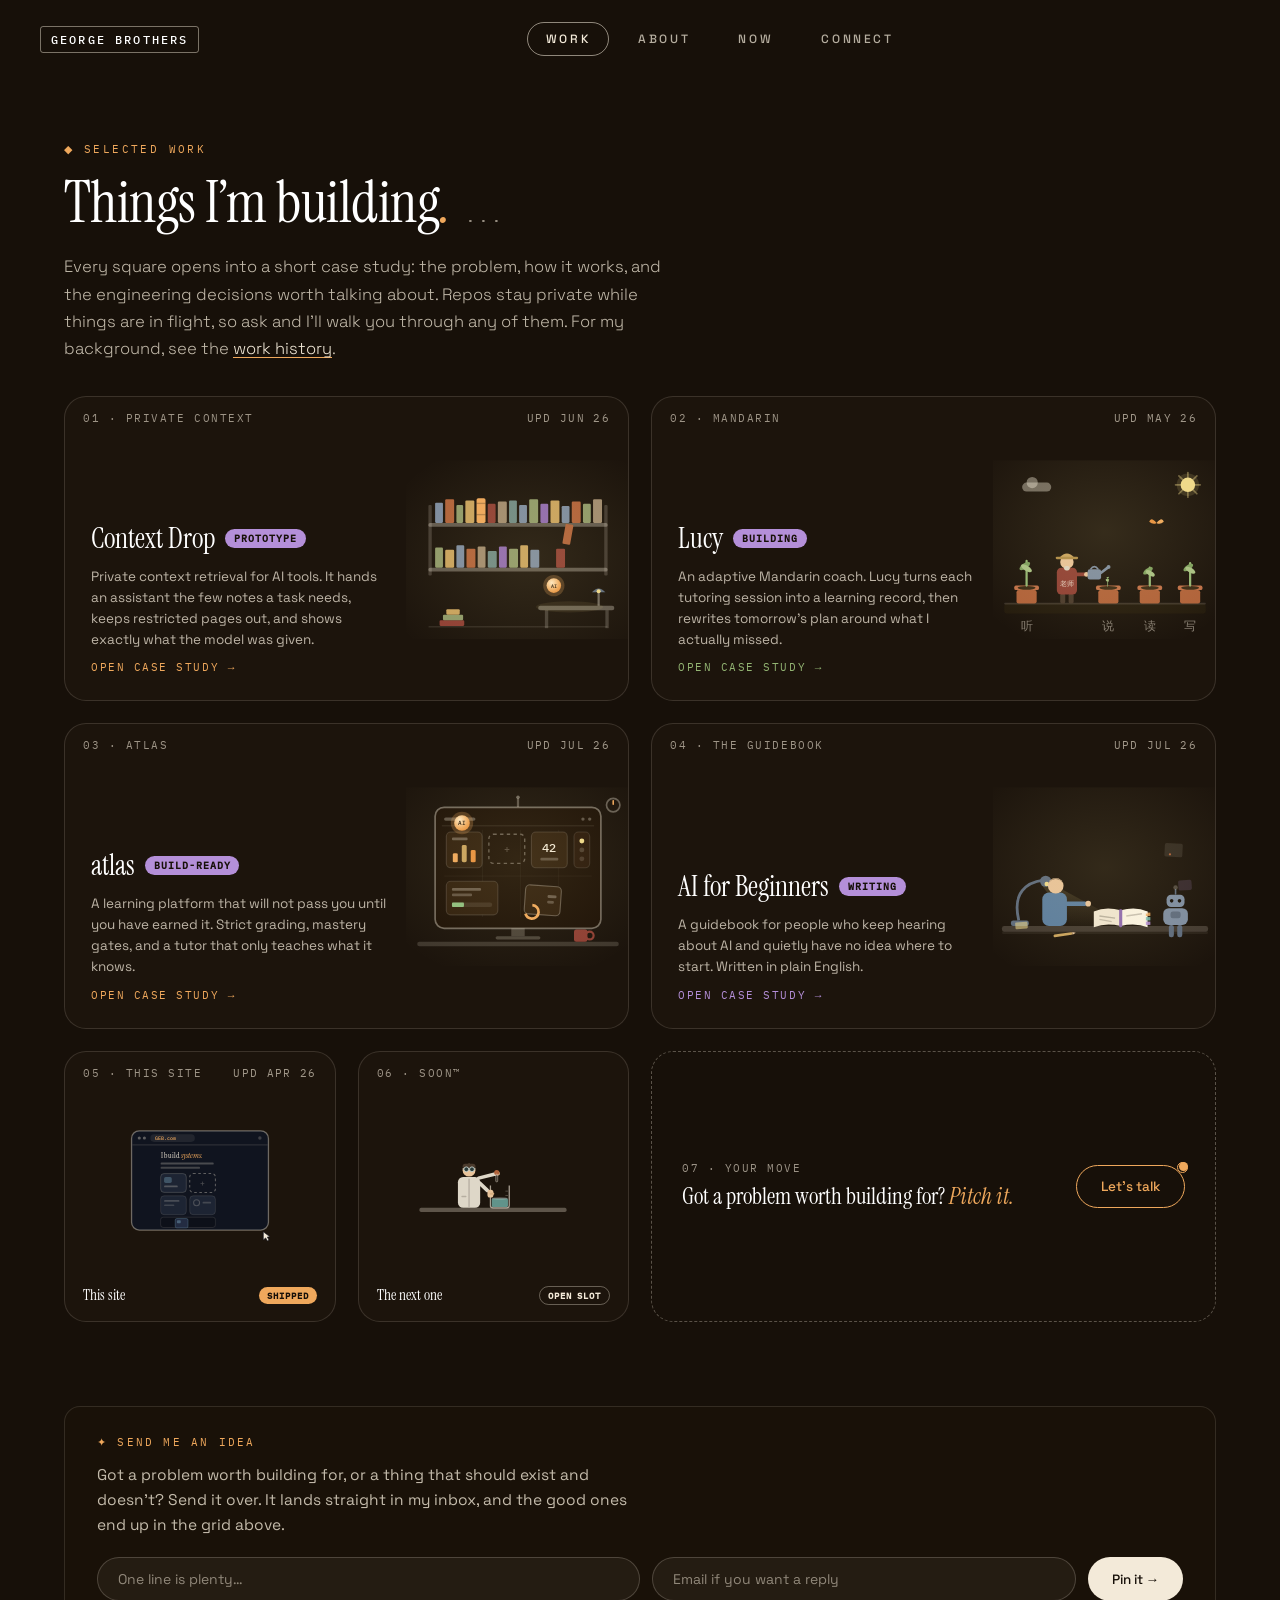
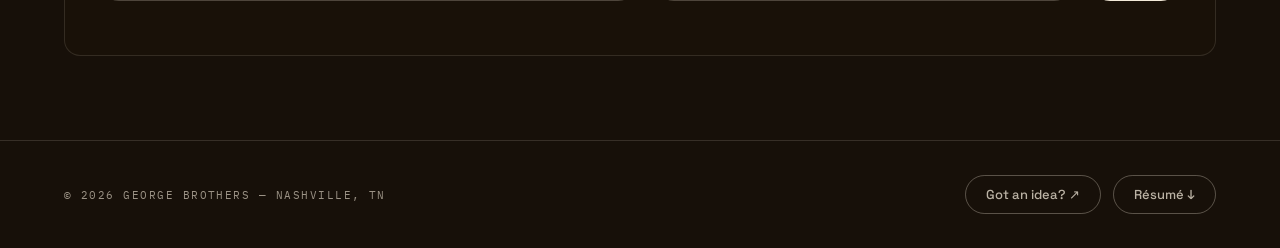
<file: work.html>
<!DOCTYPE html>
<html lang="en">
<head>
<meta charset="utf-8">
<meta name="viewport" content="width=device-width, initial-scale=1">
<title>Selected Work — George Brothers</title>
<meta name="description" content="The AI systems George Brothers is building, from a private context broker for AI tools to a Mandarin study coach to a strict learning platform. Each opens into a short case study: the problem, how it works, and the engineering decisions behind it.">
<link rel="canonical" href="https://georgeellisbrothers.com/work">
<meta property="og:title" content="Selected Work — George Brothers">
<meta property="og:description" content="The AI systems George Brothers is building, from a private context broker for AI tools to a Mandarin study coach to a strict learning platform. Each opens into a short case study: the problem, how it works, and the engineering decisions behind it.">
<meta property="og:type" content="website">
<meta property="og:url" content="https://georgeellisbrothers.com/work">
<meta property="og:image" content="https://georgeellisbrothers.com/assets/og-card.v1.png">
<meta name="twitter:card" content="summary_large_image">
<meta name="twitter:title" content="Selected Work — George Brothers">
<meta name="twitter:description" content="The AI systems George Brothers is building, from a private context broker for AI tools to a Mandarin study coach to a strict learning platform. Each opens into a short case study: the problem, how it works, and the engineering decisions behind it.">
<meta name="twitter:image" content="https://georgeellisbrothers.com/assets/og-card.v1.png">
<link rel="icon" href="data:image/svg+xml,%3Csvg xmlns='http://www.w3.org/2000/svg' viewBox='0 0 32 32'%3E%3Crect width='32' height='32' rx='6' fill='%23171009'/%3E%3Ctext x='16' y='23' font-size='17' text-anchor='middle' fill='%23efa85c'%3E%E2%97%86%3C/text%3E%3C/svg%3E">
<link rel="preload" as="font" type="font/woff2" href="/assets/fonts/instrument-serif-400.v1.woff2" crossorigin>
<link rel="preload" as="font" type="font/woff2" href="/assets/fonts/space-grotesk-var.v1.woff2" crossorigin>
<link rel="preload" as="font" type="font/woff2" href="/assets/fonts/ibm-plex-mono-400.v1.woff2" crossorigin>
<link rel="stylesheet" href="/css/site.css">
<link rel="stylesheet" href="/css/scenes.css">
<style>
/* page-specific styles */
.sr-only{position:absolute;width:1px;height:1px;padding:0;margin:-1px;overflow:hidden;clip:rect(0,0,0,0);white-space:nowrap;border:0}

@keyframes dotp{0%,100%{opacity:.15}40%{opacity:1}}
@keyframes ping{0%{transform:scale(.6);opacity:.8}100%{transform:scale(1.9);opacity:0}}

/* ===== header ===== */
.w-header{padding:64px 64px 34px;max-width:1400px;margin:0 auto;box-sizing:border-box}

/* ===== grid ===== */
.w-gridwrap{padding:0 64px 84px;max-width:1400px;margin:0 auto;box-sizing:border-box}
.w-grid{display:grid;grid-template-columns:repeat(4,1fr);gap:22px;grid-auto-flow:dense}
.wc-f{grid-column:span 2;aspect-ratio:2/1.08;min-height:300px}
.wc-s{grid-column:span 1;aspect-ratio:1}
.wc-p{grid-column:span 2}
.wcard{transition:transform .35s,box-shadow .35s,border-color .35s,opacity .45s;width:100%;box-sizing:border-box}
.wcard:focus-visible{outline:2px solid #efa85c;outline-offset:4px}
[data-motion="calm"] .scn *{animation-play-state:paused !important}
.wcard.scn-paused .scn *{animation-play-state:paused !important}
/* scenes run a touch larger inside their cards for legibility */
.wf-art.scn-host svg{transform:scale(1.12);transform-origin:center 46%}
.wc-s .scn-host svg{transform:scale(1.16);transform-origin:center 44%}

/* per-card hover payloads (filter:saturate dropped — perf fix) */
.hv-wcard-green:hover,.hv-wcard-green:focus-visible{transform:translateY(-6px);box-shadow:0 18px 40px rgba(0,0,0,.5);border-color:rgba(243,234,217,.28)}
.hv-wcard-amber:hover,.hv-wcard-amber:focus-visible{transform:translateY(-6px);box-shadow:0 18px 40px rgba(0,0,0,.5);border-color:rgba(243,234,217,.28)}
.hv-wcard-purple:hover,.hv-wcard-purple:focus-visible{transform:translateY(-6px);box-shadow:0 18px 40px rgba(0,0,0,.5);border-color:rgba(243,234,217,.28)}
.hv-wcard-blue:hover,.hv-wcard-blue:focus-visible{transform:translateY(-6px);box-shadow:0 18px 40px rgba(0,0,0,.5);border-color:rgba(243,234,217,.28)}
.hv-wcard-teal:hover,.hv-wcard-teal:focus-visible{transform:translateY(-6px);box-shadow:0 18px 40px rgba(0,0,0,.5);border-color:rgba(243,234,217,.28)}
.hv-pitch:hover,.hv-pitch:focus-visible{border-color:#efa85c !important;background:rgba(239,168,92,.05) !important}

@media (max-width:900px){
  .w-header,.w-gridwrap{padding-left:clamp(18px,4.5vw,64px) !important;padding-right:clamp(18px,4.5vw,64px) !important}
}
@media (max-width:1024px){
  .w-grid{grid-template-columns:1fr 1fr}
  .wc-f,.wc-p{grid-column:span 2}
  .wc-s{grid-column:span 1}
}
@media (max-width:640px){
  .w-grid{grid-template-columns:1fr}
  .wc-f,.wc-s{grid-column:span 1;aspect-ratio:auto;min-height:290px}
  .wc-p{grid-column:span 1}
  /* stack featured cards: animated art on top, text below (art was
     display:none here before — mobile lost all featured animations) */
  .wc-f{flex-direction:column}
  .wf-art{order:-1;flex:0 0 auto !important;height:200px;padding-top:34px;box-sizing:border-box}
}

/* ===== case study dialog ===== */
dialog#case-dialog{position:fixed;inset:0;margin:0;width:100%;height:100%;max-width:none;max-height:none;border:none;padding:24px;box-sizing:border-box;background:transparent;display:none;align-items:center;justify-content:center}
dialog#case-dialog[open]{display:flex}
dialog#case-dialog::backdrop{background:rgba(10,7,14,.62)}
.m-close{position:absolute;top:6px;right:10px;z-index:5;padding:10px;font:400 22px 'Space Grotesk',sans-serif;line-height:1;color:rgba(243,234,217,.5);cursor:pointer;transition:color .3s}
.hv-modal-close:hover,.hv-modal-close:focus-visible{color:#f3ead9 !important}
.m-card{position:relative;width:min(700px,92vw);max-height:86vh;overflow-y:auto;box-sizing:border-box;background:#171009;border:1px solid rgba(243,234,217,.3);border-radius:22px;box-shadow:0 0 0 rgba(0,0,0,0);opacity:0;transition:transform .55s cubic-bezier(.3,1.25,.5,1),opacity .32s ease,box-shadow .5s ease}
.m-card.on{opacity:1;box-shadow:0 40px 100px rgba(0,0,0,.65)}
.m-inner{opacity:0;transform:translateY(14px);transition:opacity .35s ease .18s,transform .4s ease .15s}
.m-card.on .m-inner{opacity:1;transform:none}
.m-topbar{display:flex;align-items:center;justify-content:space-between;gap:12px;padding:22px 30px 0;flex-wrap:wrap}
.m-num{font:400 11px 'IBM Plex Mono',monospace;letter-spacing:.16em;color:rgba(243,234,217,.6)}
.m-meta{font:400 11px 'IBM Plex Mono',monospace;letter-spacing:.12em;color:rgba(243,234,217,.62)}
.m-body{padding:10px 30px 26px}
.m-title-row{display:flex;align-items:center;gap:12px;flex-wrap:wrap}
.m-title{margin:0;font:400 clamp(26px,4vw,38px) 'Instrument Serif',serif;color:#f3ead9}
.m-status{font:600 11px 'IBM Plex Mono',monospace;letter-spacing:.1em;color:#171009;border-radius:99px;padding:4px 10px}
.m-blurb{margin:12px 0 0;font:400 15.5px/1.6 'Space Grotesk',sans-serif;color:rgba(243,234,217,.82);max-width:520px}
.m-sections{display:flex;flex-direction:column;gap:26px;margin-top:30px}
.m-section-label{font:400 11px 'IBM Plex Mono',monospace;letter-spacing:.18em;color:#efa85c;margin-bottom:9px}
.m-section-label.m-mb12{margin-bottom:12px}
.m-text{margin:0;font:400 14.5px/1.7 'Space Grotesk',sans-serif;color:rgba(243,234,217,.78)}
.m-steps{display:flex;flex-direction:column;gap:10px}
.m-step{display:flex;gap:12px;align-items:baseline}
.m-step-n{flex:none;font:500 11px 'IBM Plex Mono',monospace;color:rgba(243,234,217,.6);width:18px}
.m-step-t{font:400 14px/1.6 'Space Grotesk',sans-serif;color:rgba(243,234,217,.78)}
.m-points{display:flex;flex-direction:column;gap:16px}
.m-point{display:flex;flex-direction:column;gap:5px}
.m-point-k{font:500 12px 'IBM Plex Mono',monospace;letter-spacing:.03em;color:#f3ead9}
.m-point-t{margin:0;font:400 14px/1.65 'Space Grotesk',sans-serif;color:rgba(243,234,217,.76)}
.m-figure{margin:0}
.m-img{display:block;width:100%;height:auto;border:1px solid rgba(243,234,217,.14);border-radius:12px;background:#160f08}
.m-figcaption{margin:10px 0 0;font:400 12.5px/1.55 'Space Grotesk',sans-serif;color:rgba(243,234,217,.55)}
.m-stack{display:flex;gap:8px;flex-wrap:wrap}
.m-tok{font:400 11.5px 'IBM Plex Mono',monospace;color:rgba(243,234,217,.7);border:1px solid rgba(243,234,217,.22);border-radius:99px;padding:5px 12px}
.m-footer{margin-top:32px;padding-top:22px;border-top:1px solid rgba(243,234,217,.14);display:flex;align-items:center;gap:12px;flex-wrap:wrap}
.m-repo-btn{display:inline-flex;align-items:center;gap:9px;background:#f3ead9;color:#171009;font:500 13.5px 'Space Grotesk',sans-serif;padding:12px 22px;border-radius:999px;cursor:pointer;transition:background .3s}
.m-cta{display:inline-flex;align-items:center;border:1.5px solid #efa85c;color:#efa85c;font:500 13.5px 'Space Grotesk',sans-serif;padding:11px 22px;border-radius:999px;cursor:pointer;transition:background .3s,color .3s,border-color .3s}
.hv-modal-cta:hover,.hv-modal-cta:focus-visible{background:#f3ead9 !important;color:#171009 !important;border-color:#f3ead9 !important}
.m-note{font:400 12px/1.5 'Space Grotesk',sans-serif;color:rgba(243,234,217,.5)}

/* ===== idea wall ===== */
@keyframes pindrop{0%{opacity:0;transform:translateY(-14px) rotate(-3deg)}100%{opacity:1;transform:translateY(0) rotate(-1.5deg)}}
.idea-tile{border:1px solid rgba(243,234,217,.12);border-radius:16px;background:#191108;padding:28px 32px;box-sizing:border-box}
.idea-form{display:flex;flex-wrap:wrap;gap:12px;margin-top:20px}
.fld{background:rgba(243,234,217,.05);border:1px solid rgba(243,234,217,.2);border-radius:999px;color:#f3ead9;font:400 14px 'Space Grotesk',sans-serif;padding:12px 20px;box-sizing:border-box;transition:border-color .3s}
.fld:focus{outline:none;border-color:#efa85c}
.fld::placeholder{color:rgba(243,234,217,.52)}
.fld-idea{flex:1 1 320px;min-width:0}
.fld-email{flex:1 1 200px;min-width:0}
.idea-hp{position:absolute;left:-9999px;width:1px;height:1px;overflow:hidden}
.idea-status{margin:14px 0 0;font:400 13px/1.5 'Space Grotesk',sans-serif;color:rgba(243,234,217,.7)}
.idea-cards{display:flex;flex-wrap:wrap;gap:20px;margin-top:26px}
.idea-card{position:relative;background:#f4ecdb;color:#241a12;border-radius:4px;padding:24px 18px 16px;box-shadow:0 10px 24px rgba(0,0,0,.42);max-width:260px;transform:rotate(-1.5deg);animation:pindrop .4s ease both}
.idea-pin{position:absolute;top:-7px;left:50%;transform:translateX(-50%);width:13px;height:13px;border-radius:50%;background:#c0392b;box-shadow:0 2px 4px rgba(0,0,0,.4)}
.idea-note-text{margin:0;font:400 15px/1.5 'Space Grotesk',sans-serif;word-break:break-word}
.idea-when{display:block;margin-top:12px;font:500 9.5px 'IBM Plex Mono',monospace;letter-spacing:.14em;color:rgba(36,26,18,.55)}
@media (max-width:600px){
  .idea-form{flex-direction:column}
  .fld{width:100%;flex:1 1 auto}
  .idea-tile{padding:24px 20px}
}
</style>
<script src="/js/site.js" defer></script>
<script src="/js/work.js" defer></script>
<script src="/js/scenes.js" defer></script>
</head>
<body>
<a class="skip-link" href="#main">Skip to content</a>

<nav class="gb-nav" aria-label="Primary">
  <a href="/" class="gb-wordmark">GEORGE&nbsp;BROTHERS</a>
  <div class="nav-links">
    <a href="/work" aria-current="page">WORK</a>
    <a href="/about" class="hv-nav">ABOUT</a>
    <a href="/now" class="hv-nav">NOW</a>
    <a href="/connect" class="hv-nav">CONNECT</a>
  </div>
  <div class="gb-nav-right">
    <button type="button" class="nav-burger" aria-expanded="false" aria-controls="mobile-menu" aria-label="Menu">
      <span></span><span></span><span></span>
    </button>
  </div>
</nav>

<div id="mobile-menu" hidden>
  <button type="button" class="mobile-menu-close" aria-label="Close menu">&times;</button>
  <a href="/">Home</a>
  <a href="/work" aria-current="page">Work</a>
  <a href="/about">About</a>
  <a href="/now">Now</a>
  <a href="/connect">Connect</a>
</div>

<main id="main">

<!-- ============ HEADER ============ -->
<div class="w-header">
  <div style="font:400 11px 'IBM Plex Mono',monospace;letter-spacing:.22em;color:#efa85c;margin-bottom:16px">◆ SELECTED WORK</div>
  <div style="display:flex;align-items:baseline;gap:14px;flex-wrap:wrap">
    <h1 style="margin:0;font:400 clamp(34px,5.4vw,58px)/1.06 'Instrument Serif',serif;letter-spacing:-.01em">Things I’m building<span style="font-style:italic;color:#efa85c">.</span></h1>
    <span style="font:400 18px 'IBM Plex Mono',monospace;color:rgba(243,234,217,.6);letter-spacing:.1em"><span style="animation:dotp 1.5s ease-in-out infinite">.</span><span style="animation:dotp 1.5s ease-in-out infinite;animation-delay:.25s">.</span><span style="animation:dotp 1.5s ease-in-out infinite;animation-delay:.5s">.</span></span>
  </div>
  <p style="margin:20px 0 0;max-width:600px;font:300 16.5px/1.65 'Space Grotesk',sans-serif;color:rgba(243,234,217,.78)">Every square opens into a short case study: the problem, how it works, and the engineering decisions worth talking about. Repos stay private while things are in flight, so ask and I’ll walk you through any of them. For my background, see the <a href="/about" style="color:#f3ead9;text-decoration:underline;text-decoration-color:#efa85c;text-underline-offset:3px">work history</a>.</p>
</div>

<!-- ============ GRID ============ -->
<section class="w-gridwrap" aria-labelledby="w-grid-heading">
  <h2 id="w-grid-heading" class="sr-only">Projects</h2>
  <div class="w-grid" id="w-grid">

    <!-- 01 Context Drop -->
    <button type="button" class="wcard wc-f hv-wcard-amber" data-idx="5" aria-label="Open case study: Context Drop" style="border-radius:22px;background:#1c140c;border:1px solid rgba(243,234,217,.14);position:relative;display:flex;align-items:stretch;overflow:hidden;cursor:pointer">
      <div style="flex:1 1 52%;display:flex;flex-direction:column;justify-content:flex-end;gap:10px;padding:24px 8px 26px 26px;position:relative;z-index:2;min-width:0">
        <div style="display:flex;align-items:center;gap:10px;flex-wrap:wrap">
          <h3 style="margin:0;font:400 clamp(22px,2.2vw,30px) 'Instrument Serif',serif">Context Drop</h3>
          <span style="font:600 9.5px 'IBM Plex Mono',monospace;letter-spacing:.1em;color:#171009;background:#b48fd9;border-radius:99px;padding:3px 9px">PROTOTYPE</span>
        </div>
        <p style="margin:0;font:400 13.5px/1.55 'Space Grotesk',sans-serif;color:rgba(243,234,217,.75);max-width:300px">Private context retrieval for AI tools. It hands an assistant the few notes a task needs, keeps restricted pages out, and shows exactly what the model was given.</p>
        <span style="font:400 11px 'IBM Plex Mono',monospace;letter-spacing:.14em;color:#efa85c">OPEN CASE STUDY →</span>
      </div>
      <div class="wf-art scn" data-scene="library" data-variant="full" aria-hidden="true" style="flex:0 0 220px;display:grid;place-items:center"></div>
      <span style="position:absolute;top:14px;left:18px;font:400 11px 'IBM Plex Mono',monospace;letter-spacing:.14em;color:rgba(243,234,217,.6)">01 · PRIVATE CONTEXT</span>
      <span style="position:absolute;top:14px;right:18px;font:400 11px 'IBM Plex Mono',monospace;letter-spacing:.12em;color:rgba(243,234,217,.62)">UPD JUN 26</span>
    </button>

    <!-- 02 Lucy -->
    <button type="button" class="wcard wc-f hv-wcard-green" data-idx="0" aria-label="Open case study: Lucy" style="border-radius:22px;background:#1c140c;border:1px solid rgba(243,234,217,.14);position:relative;display:flex;align-items:stretch;overflow:hidden;cursor:pointer">
      <div style="flex:1 1 52%;display:flex;flex-direction:column;justify-content:flex-end;gap:10px;padding:24px 8px 26px 26px;position:relative;z-index:2;min-width:0">
        <div style="display:flex;align-items:center;gap:10px;flex-wrap:wrap">
          <h3 style="margin:0;font:400 clamp(22px,2.2vw,30px) 'Instrument Serif',serif">Lucy</h3>
          <span style="font:600 9.5px 'IBM Plex Mono',monospace;letter-spacing:.1em;color:#171009;background:#b48fd9;border-radius:99px;padding:3px 9px">BUILDING</span>
        </div>
        <p style="margin:0;font:400 13.5px/1.55 'Space Grotesk',sans-serif;color:rgba(243,234,217,.75);max-width:300px">An adaptive Mandarin coach. Lucy turns each tutoring session into a learning record, then rewrites tomorrow’s plan around what I actually missed.</p>
        <span style="font:400 11px 'IBM Plex Mono',monospace;letter-spacing:.14em;color:#93b573">OPEN CASE STUDY →</span>
      </div>
      <div class="wf-art scn" data-scene="garden" data-variant="full" aria-hidden="true" style="flex:0 0 220px;display:grid;place-items:center"></div>
      <span style="position:absolute;top:14px;left:18px;font:400 11px 'IBM Plex Mono',monospace;letter-spacing:.14em;color:rgba(243,234,217,.6)">02 · MANDARIN</span>
      <span style="position:absolute;top:14px;right:18px;font:400 11px 'IBM Plex Mono',monospace;letter-spacing:.12em;color:rgba(243,234,217,.62)">UPD MAY 26</span>
    </button>

    <!-- 03 atlas -->
    <button type="button" class="wcard wc-f hv-wcard-amber" data-idx="1" aria-label="Open case study: atlas" style="border-radius:22px;background:#1c140c;border:1px solid rgba(243,234,217,.14);position:relative;display:flex;align-items:stretch;overflow:hidden;cursor:pointer">
      <div style="flex:1 1 52%;display:flex;flex-direction:column;justify-content:flex-end;gap:10px;padding:24px 8px 26px 26px;position:relative;z-index:2;min-width:0">
        <div style="display:flex;align-items:center;gap:10px;flex-wrap:wrap">
          <h3 style="margin:0;font:400 clamp(22px,2.2vw,30px) 'Instrument Serif',serif">atlas</h3>
          <span style="font:600 9.5px 'IBM Plex Mono',monospace;letter-spacing:.1em;color:#171009;background:#b48fd9;border-radius:99px;padding:3px 9px">BUILD-READY</span>
        </div>
        <p style="margin:0;font:400 13.5px/1.55 'Space Grotesk',sans-serif;color:rgba(243,234,217,.75);max-width:300px">A learning platform that will not pass you until you have earned it. Strict grading, mastery gates, and a tutor that only teaches what it knows.</p>
        <span style="font:400 11px 'IBM Plex Mono',monospace;letter-spacing:.14em;color:#efa85c">OPEN CASE STUDY →</span>
      </div>
      <div class="wf-art scn" data-scene="dashboard" data-variant="full" aria-hidden="true" style="flex:0 0 220px;display:grid;place-items:center"></div>
      <span style="position:absolute;top:14px;left:18px;font:400 11px 'IBM Plex Mono',monospace;letter-spacing:.14em;color:rgba(243,234,217,.6)">03 · ATLAS</span>
      <span style="position:absolute;top:14px;right:18px;font:400 11px 'IBM Plex Mono',monospace;letter-spacing:.12em;color:rgba(243,234,217,.62)">UPD JUL 26</span>
    </button>

    <!-- 03 AI for Beginners -->
    <button type="button" class="wcard wc-f hv-wcard-purple" data-idx="4" aria-label="Open case study: AI for Beginners" style="border-radius:22px;background:#1c140c;border:1px solid rgba(243,234,217,.14);position:relative;display:flex;align-items:stretch;overflow:hidden;cursor:pointer">
      <div style="flex:1 1 52%;display:flex;flex-direction:column;justify-content:flex-end;gap:10px;padding:24px 8px 26px 26px;position:relative;z-index:2;min-width:0">
        <div style="display:flex;align-items:center;gap:10px;flex-wrap:wrap">
          <h3 style="margin:0;font:400 clamp(22px,2.2vw,30px) 'Instrument Serif',serif">AI for Beginners</h3>
          <span style="font:600 9.5px 'IBM Plex Mono',monospace;letter-spacing:.1em;color:#171009;background:#b48fd9;border-radius:99px;padding:3px 9px">WRITING</span>
        </div>
        <p style="margin:0;font:400 13.5px/1.55 'Space Grotesk',sans-serif;color:rgba(243,234,217,.75);max-width:300px">A guidebook for people who keep hearing about AI and quietly have no idea where to start. Written in plain English.</p>
        <span style="font:400 11px 'IBM Plex Mono',monospace;letter-spacing:.14em;color:#b48fd9">OPEN CASE STUDY →</span>
      </div>
      <div class="wf-art scn" data-scene="guidebook" data-variant="full" aria-hidden="true" style="flex:0 0 220px;display:grid;place-items:center"></div>
      <span style="position:absolute;top:14px;left:18px;font:400 11px 'IBM Plex Mono',monospace;letter-spacing:.14em;color:rgba(243,234,217,.6)">04 · THE GUIDEBOOK</span>
      <span style="position:absolute;top:14px;right:18px;font:400 11px 'IBM Plex Mono',monospace;letter-spacing:.12em;color:rgba(243,234,217,.62)">UPD JUL 26</span>
    </button>

    <!-- 04 This site -->
    <button type="button" class="wcard wc-s hv-wcard-blue" data-idx="2" aria-label="Open case study: This site" style="border-radius:22px;background:#1c140c;border:1px solid rgba(243,234,217,.14);position:relative;display:grid;place-items:center;overflow:hidden;cursor:pointer">
      <div class="scn" data-scene="website" data-variant="mini" aria-hidden="true" style="position:relative;width:154px;height:118px;margin-top:-10px"></div>
      <div style="position:absolute;left:18px;right:18px;bottom:16px;display:flex;align-items:center;justify-content:space-between;gap:8px">
        <h3 style="margin:0;font:400 15px 'Instrument Serif',serif">This site</h3>
        <span style="font:600 9px 'IBM Plex Mono',monospace;letter-spacing:.1em;color:#171009;background:#efa85c;border-radius:99px;padding:3px 8px">SHIPPED</span>
      </div>
      <span style="position:absolute;top:14px;left:18px;font:400 11px 'IBM Plex Mono',monospace;letter-spacing:.14em;color:rgba(243,234,217,.6)">05 · THIS SITE</span>
      <span style="position:absolute;top:14px;right:18px;font:400 11px 'IBM Plex Mono',monospace;letter-spacing:.12em;color:rgba(243,234,217,.62)">UPD APR 26</span>
    </button>

    <!-- 05 The next one -->
    <button type="button" class="wcard wc-s hv-wcard-teal" data-idx="3" aria-label="Open case study: The next one" style="border-radius:22px;background:#1c140c;border:1px solid rgba(243,234,217,.14);position:relative;display:grid;place-items:center;overflow:hidden;cursor:pointer">
      <div class="scn" data-scene="lab" data-variant="mini" aria-hidden="true" style="position:relative;width:154px;height:118px;margin-top:-10px"></div>
      <div style="position:absolute;left:18px;right:18px;bottom:16px;display:flex;align-items:center;justify-content:space-between;gap:8px">
        <h3 style="margin:0;font:400 15px 'Instrument Serif',serif">The next one</h3>
        <span style="font:600 9px 'IBM Plex Mono',monospace;letter-spacing:.1em;color:#f3ead9;background:transparent;border:1px solid rgba(243,234,217,.35);border-radius:99px;padding:3px 8px">OPEN SLOT</span>
      </div>
      <span style="position:absolute;top:14px;left:18px;font:400 11px 'IBM Plex Mono',monospace;letter-spacing:.14em;color:rgba(243,234,217,.6)">06 · SOON™</span>
    </button>

    <!-- PITCH STRIP -->
    <a class="wc-p hv-pitch" href="/connect" style="border-radius:22px;border:1px dashed rgba(243,234,217,.3);display:flex;align-items:center;justify-content:space-between;gap:18px;padding:26px 30px;box-sizing:border-box;cursor:pointer;flex-wrap:wrap;transition:border-color .35s,background .35s">
      <div style="display:flex;flex-direction:column;gap:6px;min-width:0">
        <span style="font:400 11px 'IBM Plex Mono',monospace;letter-spacing:.14em;color:rgba(243,234,217,.6)">07 · YOUR MOVE</span>
        <span style="font:400 clamp(19px,1.8vw,24px) 'Instrument Serif',serif">Got a problem worth building for? <span style="font-style:italic;color:#efa85c">Pitch it.</span></span>
      </div>
      <span style="flex:none;position:relative;border:1.5px solid #efa85c;color:#efa85c;font:500 13.5px 'Space Grotesk',sans-serif;padding:12px 24px;border-radius:999px">
        Let’s talk
        <span style="position:absolute;top:-4px;right:-4px;width:9px;height:9px;border-radius:50%;background:#efa85c"></span>
        <span style="position:absolute;top:-4px;right:-4px;width:9px;height:9px;border-radius:50%;border:1.5px solid #efa85c;animation:ping 2s ease-out infinite"></span>
      </span>
    </a>

  </div>
</section>

<!-- ============ IDEA WALL ============ -->
<div class="w-gridwrap" id="ideas" style="padding-bottom:84px">
  <div class="idea-tile">
    <h2 style="margin:0;font:400 11px 'IBM Plex Mono',monospace;letter-spacing:.2em;color:#efa85c">✦ SEND ME AN IDEA</h2>
    <p style="margin:14px 0 0;max-width:560px;font:400 15.5px/1.6 'Space Grotesk',sans-serif;color:rgba(243,234,217,.78)">Got a problem worth building for, or a thing that should exist and doesn’t? Send it over. It lands straight in my inbox, and the good ones end up in the grid above.</p>
    <form id="idea-form" class="idea-form" novalidate>
      <input type="text" id="idea-input" name="idea" class="fld fld-idea" placeholder="One line is plenty…" aria-label="Your idea" autocomplete="off">
      <input type="email" id="idea-email" name="email" class="fld fld-email" placeholder="Email if you want a reply" aria-label="Your email, optional" autocomplete="email">
      <input type="text" name="_gotcha" class="idea-hp" tabindex="-1" autocomplete="off" aria-hidden="true">
      <input type="hidden" name="topic" value="Idea Wall">
      <input type="hidden" name="_subject" value="New idea from the site">
      <button type="submit" class="hv-cta" id="idea-submit" style="background:#f3ead9;color:#171009;border:none;border-radius:999px;padding:12px 24px;font:500 13.5px 'Space Grotesk',sans-serif;cursor:pointer">Pin it →</button>
    </form>
    <p class="idea-status" id="idea-status" role="status" aria-live="polite" hidden></p>
    <div class="idea-cards" id="idea-cards"></div>
  </div>
</div>

</main>

<footer class="gb-footer">
  <span class="gb-copyright">© 2026 GEORGE BROTHERS — NASHVILLE, TN</span>
  <div class="gb-footer-links">
    <a href="/work#ideas" class="hv-pill hv-pill-glow">Got an idea? ↗</a>
    <a href="/assets/george-brothers-resume.pdf" download class="hv-pill">Résumé ↓</a>
  </div>
</footer>

<!-- ============ CASE STUDY DIALOG ============ -->
<dialog id="case-dialog" aria-labelledby="m-name">
  <div class="m-card" id="m-card">
    <button type="button" class="m-close hv-modal-close" id="m-close" aria-label="Close case study">&times;</button>
    <div class="m-inner" id="m-inner">
      <div class="m-topbar">
        <span class="m-num" id="m-num"></span>
        <span class="m-meta"><span id="m-repo-label"></span> · UPD <span id="m-updated"></span></span>
      </div>
      <div class="m-body">
        <div class="m-title-row">
          <h2 class="m-title" id="m-name"></h2>
          <span class="m-status" id="m-status"></span>
        </div>
        <p class="m-blurb" id="m-blurb"></p>
        <div class="m-sections" id="m-sections"></div>
        <div class="m-footer">
          <a class="m-repo-btn hv-cta" id="m-github" target="_blank" rel="noopener noreferrer" hidden><svg width="15" height="15" viewBox="0 0 24 24" fill="currentColor"><path d="M12 0C5.37 0 0 5.37 0 12c0 5.31 3.435 9.795 8.205 11.385.6.105.825-.255.825-.57 0-.285-.015-1.23-.015-2.235-3.015.555-3.795-.735-4.035-1.41-.135-.345-.72-1.41-1.23-1.695-.42-.225-1.02-.78-.015-.795.945-.015 1.62.87 1.845 1.23 1.08 1.815 2.805 1.305 3.495.99.105-.78.42-1.305.765-1.605-2.67-.3-5.46-1.335-5.46-5.925 0-1.305.465-2.385 1.23-3.225-.12-.3-.54-1.53.12-3.18 0 0 1.005-.315 3.3 1.23.96-.27 1.98-.405 3-.405s2.04.135 3 .405c2.295-1.56 3.3-1.23 3.3-1.23.66 1.65.24 2.88.12 3.18.765.84 1.23 1.905 1.23 3.225 0 4.605-2.805 5.625-5.475 5.925.435.375.81 1.095.81 2.22 0 1.605-.015 2.895-.015 3.3 0 .315.225.69.825.57A12.02 12.02 0 0024 12c0-6.63-5.37-12-12-12z"></path></svg>View the repo</a>
          <a class="m-cta hv-modal-cta" id="m-cta" href="/connect"></a>
          <span class="m-note">Building something like this? Tell me. I want to compare notes.</span>
        </div>
      </div>
    </div>
  </div>
</dialog>

</body>
</html>
</file>
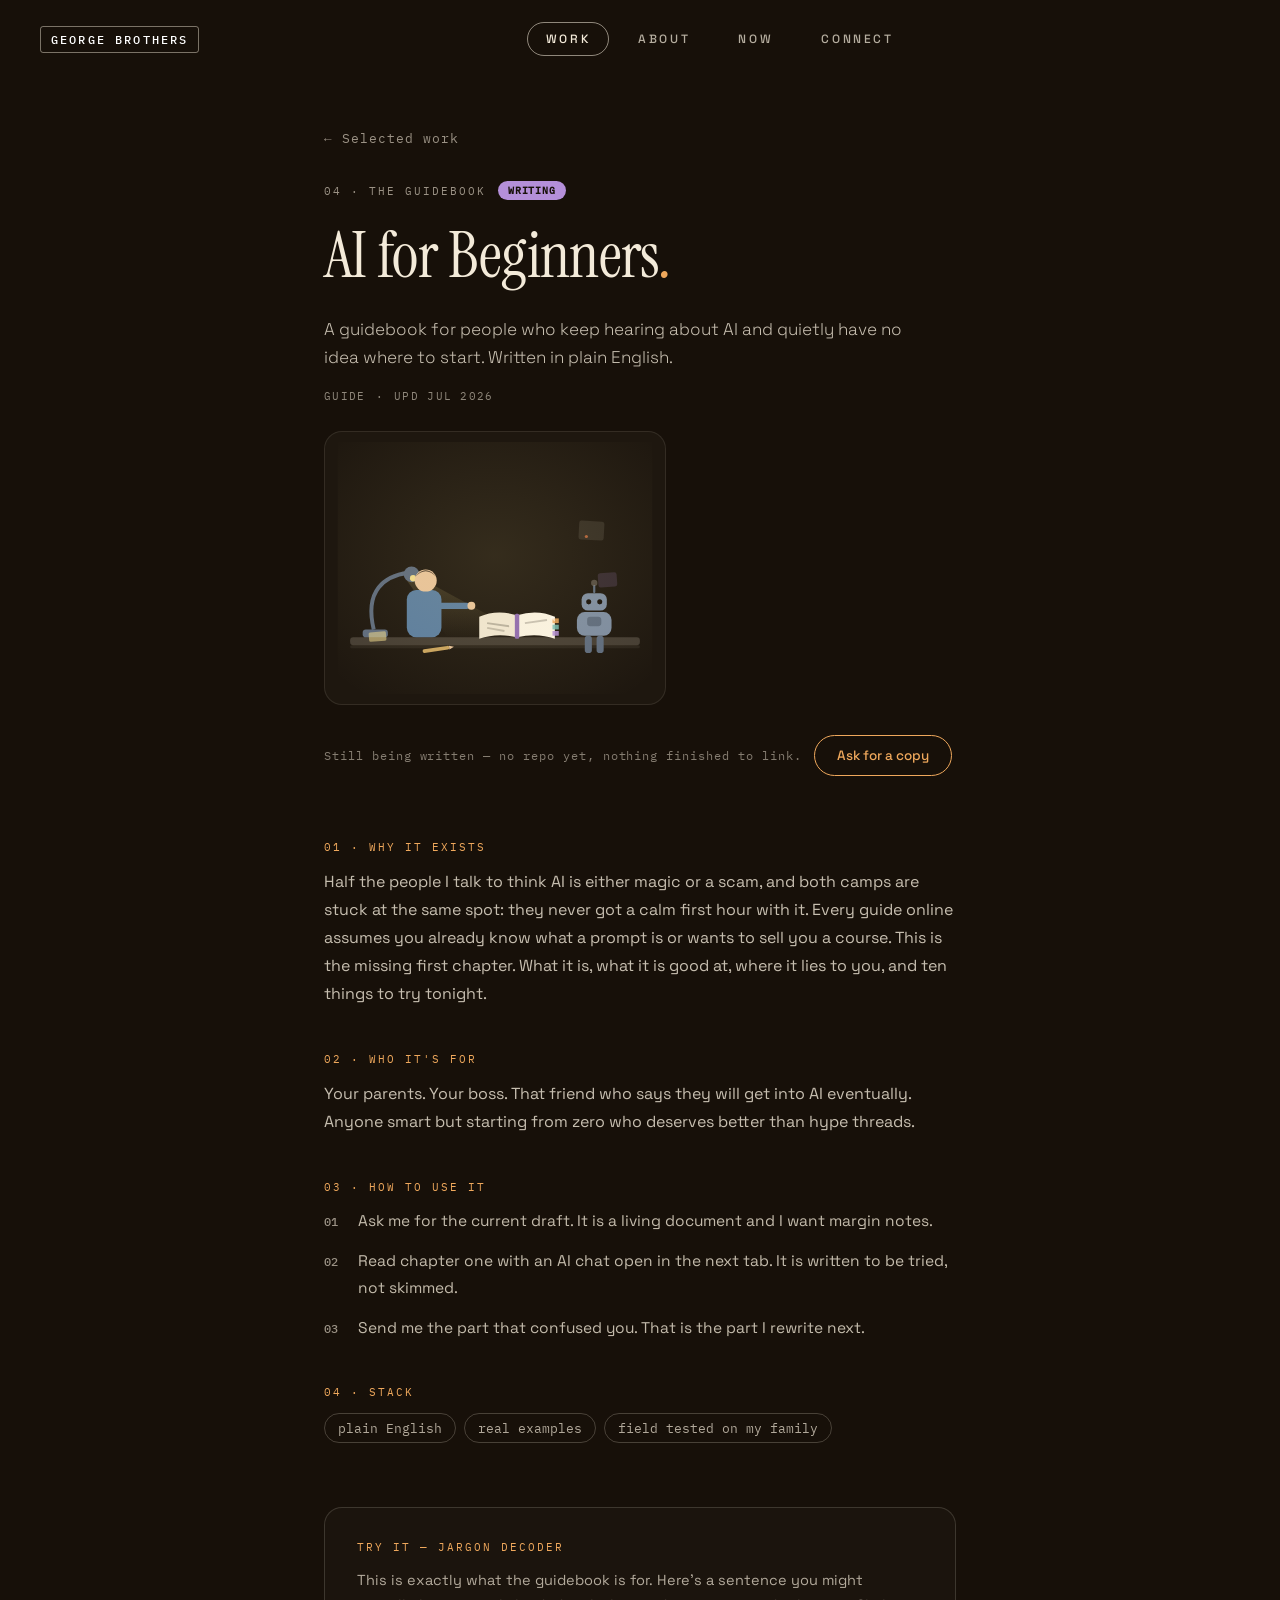
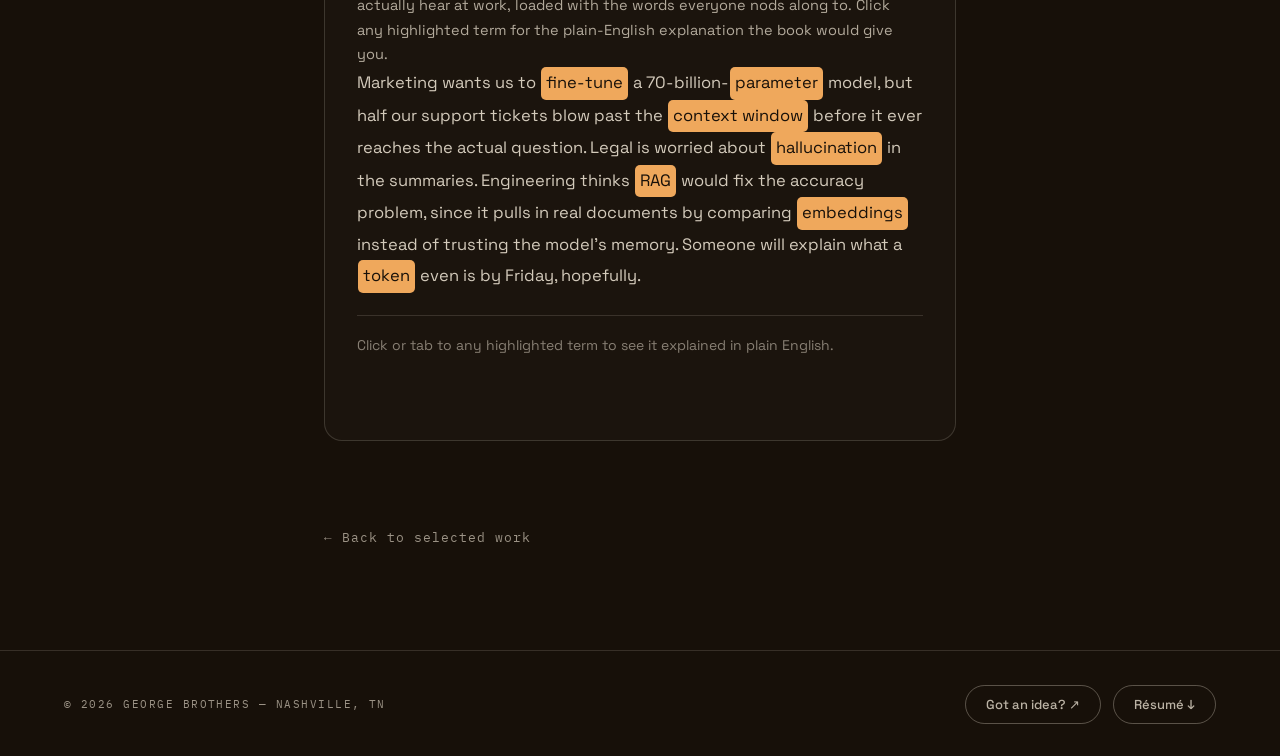
<file: work/ai-for-beginners.html>
<!DOCTYPE html>
<html lang="en">
<head>
<meta charset="utf-8">
<meta name="viewport" content="width=device-width, initial-scale=1">
<title>AI for Beginners — George Brothers</title>
<meta name="description" content="AI for Beginners is a guidebook for people who keep hearing about AI and quietly have no idea where to start: what it is, what it is good at, where it lies to you, and ten things to try tonight. Currently being written.">
<link rel="canonical" href="https://georgeellisbrothers.com/work/ai-for-beginners">
<meta property="og:title" content="AI for Beginners — George Brothers">
<meta property="og:description" content="A guidebook for people who keep hearing about AI and quietly have no idea where to start. Written in plain English. Currently being written.">
<meta property="og:type" content="website">
<meta property="og:url" content="https://georgeellisbrothers.com/work/ai-for-beginners">
<meta property="og:image" content="https://georgeellisbrothers.com/assets/og-card.v1.png">
<meta name="twitter:card" content="summary_large_image">
<meta name="twitter:title" content="AI for Beginners — George Brothers">
<meta name="twitter:description" content="A guidebook for people who keep hearing about AI and quietly have no idea where to start. Written in plain English. Currently being written.">
<meta name="twitter:image" content="https://georgeellisbrothers.com/assets/og-card.v1.png">
<link rel="icon" href="data:image/svg+xml,%3Csvg xmlns='http://www.w3.org/2000/svg' viewBox='0 0 32 32'%3E%3Crect width='32' height='32' rx='6' fill='%23171009'/%3E%3Ctext x='16' y='23' font-size='17' text-anchor='middle' fill='%23efa85c'%3E%E2%97%86%3C/text%3E%3C/svg%3E">
<link rel="preload" as="font" type="font/woff2" href="/assets/fonts/instrument-serif-400.v1.woff2" crossorigin>
<link rel="preload" as="font" type="font/woff2" href="/assets/fonts/space-grotesk-var.v1.woff2" crossorigin>
<link rel="preload" as="font" type="font/woff2" href="/assets/fonts/ibm-plex-mono-400.v1.woff2" crossorigin>
<link rel="stylesheet" href="/css/site.css">
<link rel="stylesheet" href="/css/scenes.css">
<link rel="stylesheet" href="/css/case.css">
<link rel="stylesheet" href="/css/demos/ai-for-beginners.css">
<style>
  /* ============================================================
     Page-local deviation from case.css, same convention documented
     at the top of css/case.css: that file is frozen after atlas
     shipped, and a later page's own needs (here: a "steps" section,
     which atlas never used) get their own <style> block instead of
     a case.css edit. Sizing mirrors case.css's cs-point-t scale-up
     of the modal's .m-step rhythm (work.html's .m-steps/.m-step-*).
     ============================================================ */
  .cs-steps{display:flex;flex-direction:column;gap:14px}
  .cs-step{display:flex;gap:14px;align-items:baseline}
  .cs-step-n{flex:none;font:500 12px 'IBM Plex Mono',monospace;color:rgba(243,234,217,.6);width:20px}
  .cs-step-t{margin:0;font:400 15.5px/1.7 'Space Grotesk',sans-serif;color:rgba(243,234,217,.78)}
</style>
<script type="application/ld+json">
{
  "@context": "https://schema.org",
  "@graph": [
    {
      "@type": "BreadcrumbList",
      "itemListElement": [
        { "@type": "ListItem", "position": 1, "name": "Work", "item": "https://georgeellisbrothers.com/work" },
        { "@type": "ListItem", "position": 2, "name": "AI for Beginners", "item": "https://georgeellisbrothers.com/work/ai-for-beginners" }
      ]
    },
    {
      "@type": "CreativeWork",
      "name": "AI for Beginners",
      "description": "A guidebook for people who keep hearing about AI and quietly have no idea where to start. Written in plain English. Currently being written.",
      "url": "https://georgeellisbrothers.com/work/ai-for-beginners",
      "author": { "@type": "Person", "name": "George Brothers" },
      "creativeWorkStatus": "WRITING",
      "keywords": ["AI literacy", "plain-English guide", "beginner AI education"]
    }
  ]
}
</script>
<script src="/js/site.js" defer></script>
<script src="/js/scenes.js" defer></script>
<script src="/js/demos/ai-for-beginners.js" defer></script>
</head>
<body>
<a class="skip-link" href="#main">Skip to content</a>

<nav class="gb-nav" aria-label="Primary">
  <a href="/" class="gb-wordmark">GEORGE&nbsp;BROTHERS</a>
  <div class="nav-links">
    <a href="/work" aria-current="page">WORK</a>
    <a href="/about" class="hv-nav">ABOUT</a>
    <a href="/now" class="hv-nav">NOW</a>
    <a href="/connect" class="hv-nav">CONNECT</a>
  </div>
  <div class="gb-nav-right">
    <button type="button" class="nav-burger" aria-expanded="false" aria-controls="mobile-menu" aria-label="Menu">
      <span></span><span></span><span></span>
    </button>
  </div>
</nav>

<div id="mobile-menu" hidden>
  <button type="button" class="mobile-menu-close" aria-label="Close menu">&times;</button>
  <a href="/">Home</a>
  <a href="/work" aria-current="page">Work</a>
  <a href="/about">About</a>
  <a href="/now">Now</a>
  <a href="/connect">Connect</a>
</div>

<main id="main">
<div class="cs-root">

  <div class="cs-hero">
    <a class="cs-back" href="/work">← Selected work</a>

    <div class="cs-eyebrow">
      <span class="cs-num">04 · THE GUIDEBOOK</span>
      <span class="cs-badge" style="background:#b48fd9">WRITING</span>
    </div>

    <h1 class="cs-title">AI for Beginners<span class="cs-dot">.</span></h1>

    <p class="cs-blurb">A guidebook for people who keep hearing about AI and quietly have no idea where to start. Written in plain English.</p>

    <div class="cs-meta">
      <span>GUIDE</span><span>·</span><span>UPD JUL 2026</span>
    </div>

    <div class="cs-art" aria-hidden="true">
      <div class="scn" data-scene="guidebook" data-variant="full"></div>
    </div>

    <div class="cs-cta-row">
      <span class="cs-private">Still being written — no repo yet, nothing finished to link.</span>
      <a class="cs-cta" href="/connect">Ask for a copy</a>
    </div>
  </div>

  <section class="cs-sections" aria-label="Case study">

    <div class="cs-section">
      <div class="cs-label">01 · WHY IT EXISTS</div>
      <p class="cs-text">Half the people I talk to think AI is either magic or a scam, and both camps are stuck at the same spot: they never got a calm first hour with it. Every guide online assumes you already know what a prompt is or wants to sell you a course. This is the missing first chapter. What it is, what it is good at, where it lies to you, and ten things to try tonight.</p>
    </div>

    <div class="cs-section">
      <div class="cs-label">02 · WHO IT'S FOR</div>
      <p class="cs-text">Your parents. Your boss. That friend who says they will get into AI eventually. Anyone smart but starting from zero who deserves better than hype threads.</p>
    </div>

    <div class="cs-section">
      <div class="cs-label">03 · HOW TO USE IT</div>
      <div class="cs-steps">
        <div class="cs-step">
          <span class="cs-step-n">01</span>
          <p class="cs-step-t">Ask me for the current draft. It is a living document and I want margin notes.</p>
        </div>
        <div class="cs-step">
          <span class="cs-step-n">02</span>
          <p class="cs-step-t">Read chapter one with an AI chat open in the next tab. It is written to be tried, not skimmed.</p>
        </div>
        <div class="cs-step">
          <span class="cs-step-n">03</span>
          <p class="cs-step-t">Send me the part that confused you. That is the part I rewrite next.</p>
        </div>
      </div>
    </div>

    <div class="cs-section">
      <div class="cs-label">04 · STACK</div>
      <div class="cs-stack">
        <span class="cs-tok">plain English</span>
        <span class="cs-tok">real examples</span>
        <span class="cs-tok">field tested on my family</span>
      </div>
    </div>

  </section>

  <section id="demo" class="case-demo" aria-labelledby="demo-heading">
    <div class="cs-label" id="demo-heading">TRY IT — JARGON DECODER</div>
    <p class="cs-demo-intro">This is exactly what the guidebook is for. Here's a sentence you might actually hear at work, loaded with the words everyone nods along to. Click any highlighted term for the plain-English explanation the book would give you.</p>

    <div data-demo="ai-for-beginners">
      <div data-demo-fallback>
        <p class="cs-text">Marketing wants us to <strong>fine-tune</strong> a 70-billion-<strong>parameter</strong> model, but half our support tickets blow past the <strong>context window</strong> before it ever reaches the actual question. Legal is worried about <strong>hallucination</strong> in the summaries. Engineering thinks <strong>RAG</strong> would fix the accuracy problem, since it pulls in real documents by comparing <strong>embeddings</strong> instead of trusting the model's memory. Someone will explain what a <strong>token</strong> even is by Friday, hopefully.</p>
        <dl class="jd-fallback-glossary">
          <div><dt>Fine-tuning</dt><dd>Taking an already-trained model and training it further on a narrower set of examples so it gets better at one specific job — a support tone, a coding style, your own product names. It changes the model itself, which costs more and takes longer than just giving it instructions in the moment.</dd></div>
          <div><dt>Parameters</dt><dd>The internal numbers a model learns during training — its adjustable dials, essentially. A "70-billion-parameter model" has 70 billion of them. More parameters usually means more capacity to capture patterns, and more compute needed to run it.</dd></div>
          <div><dt>Context window</dt><dd>How much text, measured in tokens, a model can hold in view at once for a single conversation or request. Push past it and the oldest material gets dropped, the same way you would lose track of the start of a long meeting. It resets between separate conversations — it is a workspace, not a memory.</dd></div>
          <div><dt>Hallucination</dt><dd>When a model states something false in the same confident voice it uses for something true. It is not lying on purpose — it is predicting text that sounds plausible, and plausible is not the same thing as true. It shows up most when the model does not actually know the answer but produces one anyway.</dd></div>
          <div><dt>RAG (retrieval-augmented generation)</dt><dd>Instead of trusting only what the model memorized during training, RAG looks up real documents first and hands the model the relevant passages to read before it answers. It is how a model gets facts right about things that happened after its training ended, or documents it was never shown at all.</dd></div>
          <div><dt>Embedding</dt><dd>A list of numbers that stands in for the meaning of a piece of text, arranged so that similar meanings land near each other in that number space. It is how a computer, which only handles numbers, gets to compare meaning at all — two sentences with different words but the same idea end up close together.</dd></div>
          <div><dt>Token</dt><dd>The actual chunk of text a model reads and writes — often a piece of a word, not a whole one. "Strawberry" might cost two or three tokens. Everything sent to a model or generated by it is counted, priced, and limited in tokens, not words or characters.</dd></div>
        </dl>
        <p class="cs-text" style="color:rgba(243,234,217,.55);font-size:13px">Turn on JavaScript to click any bolded term and reveal its definition one at a time, the way the book actually walks you through it.</p>
      </div>
    </div>
  </section>

  <div class="cs-footer-cta">
    <a class="cs-back" href="/work">← Back to selected work</a>
  </div>

</div>
</main>

<footer class="gb-footer">
  <span class="gb-copyright">© 2026 GEORGE BROTHERS — NASHVILLE, TN</span>
  <div class="gb-footer-links">
    <a href="/work#ideas" class="hv-pill hv-pill-glow">Got an idea? ↗</a>
    <a href="/assets/george-brothers-resume.pdf" download class="hv-pill">Résumé ↓</a>
  </div>
</footer>

</body>
</html>
</file>
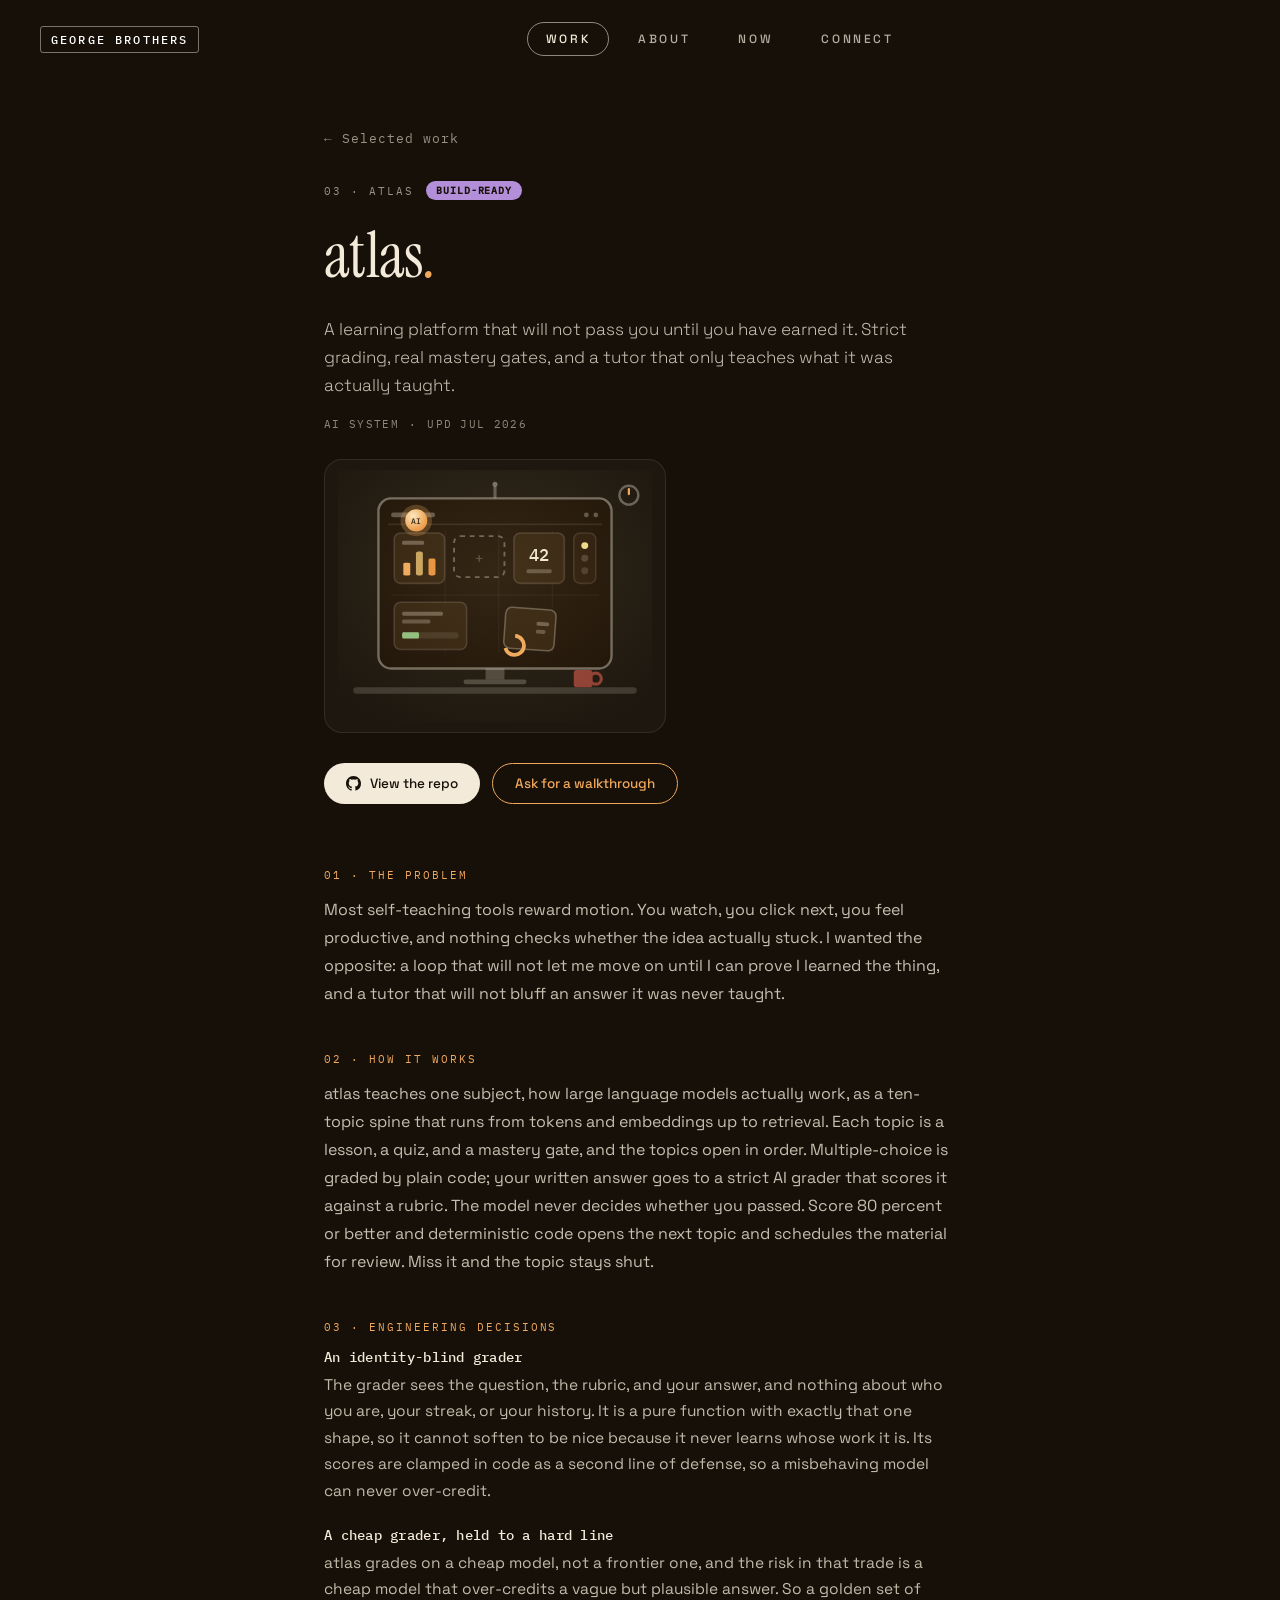
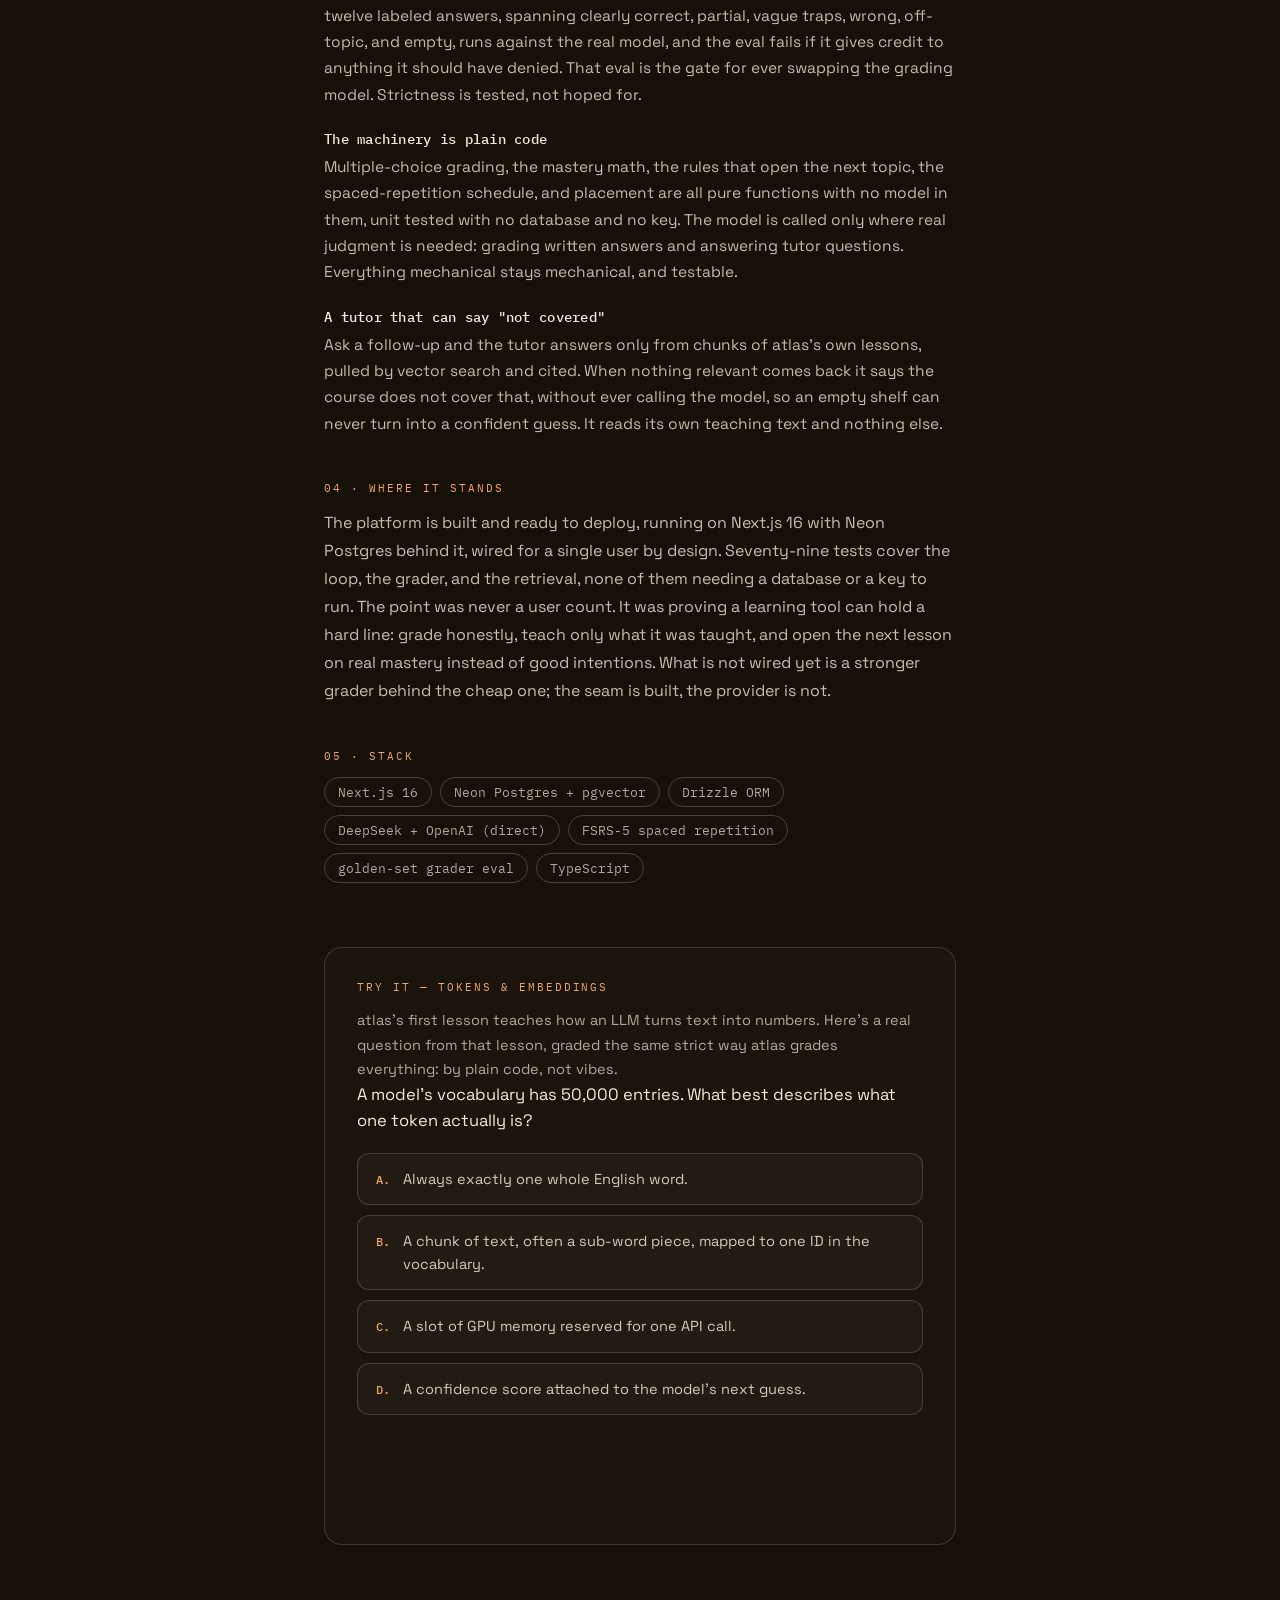
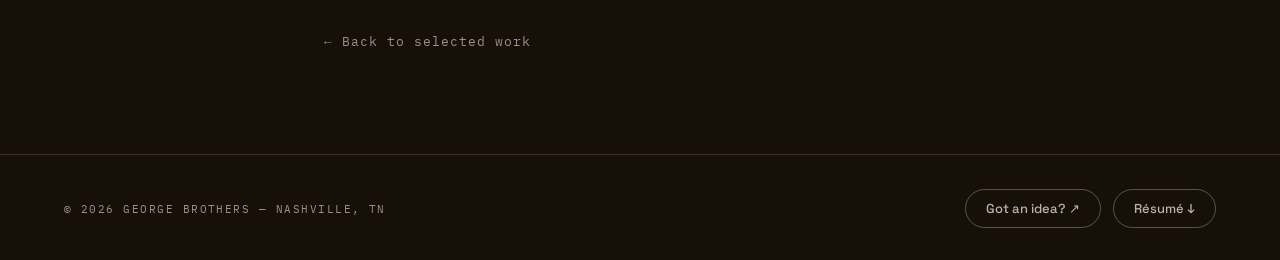
<file: work/atlas.html>
<!--
  ============================================================
  work/atlas.html — REFERENCE CASE-STUDY TEMPLATE
  ============================================================
  This is the template four more /work/<slug> pages copy. Keep the
  shape obvious and reusable:

  1. HEAD BLOCK — title / description / canonical / og:* / twitter:*
     (og:image reuses /assets/og-card.v1.png until per-case OG art
     exists) / favicon / three font preloads / site.css + case.css
     + this page's own css/demos/<slug>.css. No <base> tag — every
     href and asset path is root-relative on purpose, which is what
     lets a page live at /work/<slug> at all.
  2. NAV — copied verbatim from work.html, aria-current="page" stays
     on WORK since a case study is part of the Work section.
  3. SKIP LINK — copied verbatim.
  4. HERO — back link, eyebrow (num + status badge), title, blurb,
     meta line, repo/CTA buttons, optional diorama art reusing the
     existing scene registry (no edits to js/scenes.js or
     css/scenes.css — this page only *uses* the SVG.dashboard scene
     already registered there).
  5. SECTIONS — one .cs-section per idea, mirroring the retired
     modal's text / points / steps / stack idioms so the content
     promoted from PROJECTS[1] in js/work.js needed no re-authoring.
  6. TRY IT DEMO — the mount contract every demo builder targets:
       <div data-demo="<slug>"><div data-demo-fallback>…</div></div>
     The fallback must be a complete, meaningful, static reading of
     the demo with JS disabled. js/demos/<slug>.js replaces the
     fallback node at runtime and must never edit this file.
  7. FOOTER — copied verbatim from work.html.
  8. JSON-LD — BreadcrumbList (Work → this page) + CreativeWork.

  Do not add a build step, an include mechanism, or a shared nav
  partial — nav and footer are copy-pasted by design; that is a
  documented, deliberate choice (see docs/MIRROR.md context / the
  case-study decomposition plan), not an oversight to "fix."
  ============================================================
-->
<!DOCTYPE html>
<html lang="en">
<head>
<meta charset="utf-8">
<meta name="viewport" content="width=device-width, initial-scale=1">
<title>atlas — George Brothers</title>
<meta name="description" content="atlas is a learning platform that will not pass you until you've earned it: strict AI grading, real mastery gates, and a tutor that only teaches what it was actually taught. A case study on building an honest learning loop.">
<link rel="canonical" href="https://georgeellisbrothers.com/work/atlas">
<meta property="og:title" content="atlas — George Brothers">
<meta property="og:description" content="atlas is a learning platform that will not pass you until you've earned it: strict AI grading, real mastery gates, and a tutor that only teaches what it was actually taught.">
<meta property="og:type" content="website">
<meta property="og:url" content="https://georgeellisbrothers.com/work/atlas">
<meta property="og:image" content="https://georgeellisbrothers.com/assets/og-card.v1.png">
<meta name="twitter:card" content="summary_large_image">
<meta name="twitter:title" content="atlas — George Brothers">
<meta name="twitter:description" content="atlas is a learning platform that will not pass you until you've earned it: strict AI grading, real mastery gates, and a tutor that only teaches what it was actually taught.">
<meta name="twitter:image" content="https://georgeellisbrothers.com/assets/og-card.v1.png">
<link rel="icon" href="data:image/svg+xml,%3Csvg xmlns='http://www.w3.org/2000/svg' viewBox='0 0 32 32'%3E%3Crect width='32' height='32' rx='6' fill='%23171009'/%3E%3Ctext x='16' y='23' font-size='17' text-anchor='middle' fill='%23efa85c'%3E%E2%97%86%3C/text%3E%3C/svg%3E">
<link rel="preload" as="font" type="font/woff2" href="/assets/fonts/instrument-serif-400.v1.woff2" crossorigin>
<link rel="preload" as="font" type="font/woff2" href="/assets/fonts/space-grotesk-var.v1.woff2" crossorigin>
<link rel="preload" as="font" type="font/woff2" href="/assets/fonts/ibm-plex-mono-400.v1.woff2" crossorigin>
<link rel="stylesheet" href="/css/site.css">
<link rel="stylesheet" href="/css/scenes.css">
<link rel="stylesheet" href="/css/case.css">
<link rel="stylesheet" href="/css/demos/atlas.css">
<script type="application/ld+json">
{
  "@context": "https://schema.org",
  "@graph": [
    {
      "@type": "BreadcrumbList",
      "itemListElement": [
        { "@type": "ListItem", "position": 1, "name": "Work", "item": "https://georgeellisbrothers.com/work" },
        { "@type": "ListItem", "position": 2, "name": "atlas", "item": "https://georgeellisbrothers.com/work/atlas" }
      ]
    },
    {
      "@type": "CreativeWork",
      "name": "atlas",
      "description": "A learning platform that will not pass you until you have earned it. Strict grading, real mastery gates, and a tutor that only teaches what it was actually taught.",
      "url": "https://georgeellisbrothers.com/work/atlas",
      "author": { "@type": "Person", "name": "George Brothers" },
      "codeRepository": "https://github.com/George-Brothers/Atlas",
      "keywords": ["LLM education", "mastery learning", "AI grading", "spaced repetition"]
    }
  ]
}
</script>
<script src="/js/site.js" defer></script>
<script src="/js/scenes.js" defer></script>
<script src="/js/demos/atlas.js" defer></script>
</head>
<body>
<a class="skip-link" href="#main">Skip to content</a>

<nav class="gb-nav" aria-label="Primary">
  <a href="/" class="gb-wordmark">GEORGE&nbsp;BROTHERS</a>
  <div class="nav-links">
    <a href="/work" aria-current="page">WORK</a>
    <a href="/about" class="hv-nav">ABOUT</a>
    <a href="/now" class="hv-nav">NOW</a>
    <a href="/connect" class="hv-nav">CONNECT</a>
  </div>
  <div class="gb-nav-right">
    <button type="button" class="nav-burger" aria-expanded="false" aria-controls="mobile-menu" aria-label="Menu">
      <span></span><span></span><span></span>
    </button>
  </div>
</nav>

<div id="mobile-menu" hidden>
  <button type="button" class="mobile-menu-close" aria-label="Close menu">&times;</button>
  <a href="/">Home</a>
  <a href="/work" aria-current="page">Work</a>
  <a href="/about">About</a>
  <a href="/now">Now</a>
  <a href="/connect">Connect</a>
</div>

<main id="main">
<div class="cs-root">

  <div class="cs-hero">
    <a class="cs-back" href="/work">← Selected work</a>

    <div class="cs-eyebrow">
      <span class="cs-num">03 · ATLAS</span>
      <span class="cs-badge" style="background:#b48fd9">BUILD-READY</span>
    </div>

    <h1 class="cs-title">atlas<span class="cs-dot">.</span></h1>

    <p class="cs-blurb">A learning platform that will not pass you until you have earned it. Strict grading, real mastery gates, and a tutor that only teaches what it was actually taught.</p>

    <div class="cs-meta">
      <span>AI SYSTEM</span><span>·</span><span>UPD JUL 2026</span>
    </div>

    <div class="cs-art" aria-hidden="true">
      <div class="scn" data-scene="dashboard" data-variant="full"></div>
    </div>

    <div class="cs-cta-row">
      <a class="cs-repo-btn hv-cta" href="https://github.com/George-Brothers/Atlas" target="_blank" rel="noopener noreferrer"><svg width="15" height="15" viewBox="0 0 24 24" fill="currentColor" aria-hidden="true"><path d="M12 0C5.37 0 0 5.37 0 12c0 5.31 3.435 9.795 8.205 11.385.6.105.825-.255.825-.57 0-.285-.015-1.23-.015-2.235-3.015.555-3.795-.735-4.035-1.41-.135-.345-.72-1.41-1.23-1.695-.42-.225-1.02-.78-.015-.795.945-.015 1.62.87 1.845 1.23 1.08 1.815 2.805 1.305 3.495.99.105-.78.42-1.305.765-1.605-2.67-.3-5.46-1.335-5.46-5.925 0-1.305.465-2.385 1.23-3.225-.12-.3-.54-1.53.12-3.18 0 0 1.005-.315 3.3 1.23.96-.27 1.98-.405 3-.405s2.04.135 3 .405c2.295-1.56 3.3-1.23 3.3-1.23.66 1.65.24 2.88.12 3.18.765.84 1.23 1.905 1.23 3.225 0 4.605-2.805 5.625-5.475 5.925.435.375.81 1.095.81 2.22 0 1.605-.015 2.895-.015 3.3 0 .315.225.69.825.57A12.02 12.02 0 0024 12c0-6.63-5.37-12-12-12z"></path></svg>View the repo</a>
      <a class="cs-cta" href="/connect">Ask for a walkthrough</a>
    </div>
  </div>

  <section class="cs-sections" aria-label="Case study">

    <div class="cs-section">
      <div class="cs-label">01 · THE PROBLEM</div>
      <p class="cs-text">Most self-teaching tools reward motion. You watch, you click next, you feel productive, and nothing checks whether the idea actually stuck. I wanted the opposite: a loop that will not let me move on until I can prove I learned the thing, and a tutor that will not bluff an answer it was never taught.</p>
    </div>

    <div class="cs-section">
      <div class="cs-label">02 · HOW IT WORKS</div>
      <p class="cs-text">atlas teaches one subject, how large language models actually work, as a ten-topic spine that runs from tokens and embeddings up to retrieval. Each topic is a lesson, a quiz, and a mastery gate, and the topics open in order. Multiple-choice is graded by plain code; your written answer goes to a strict AI grader that scores it against a rubric. The model never decides whether you passed. Score 80 percent or better and deterministic code opens the next topic and schedules the material for review. Miss it and the topic stays shut.</p>
    </div>

    <div class="cs-section">
      <div class="cs-label">03 · ENGINEERING DECISIONS</div>
      <div class="cs-points">
        <div class="cs-point">
          <span class="cs-point-k">An identity-blind grader</span>
          <p class="cs-point-t">The grader sees the question, the rubric, and your answer, and nothing about who you are, your streak, or your history. It is a pure function with exactly that one shape, so it cannot soften to be nice because it never learns whose work it is. Its scores are clamped in code as a second line of defense, so a misbehaving model can never over-credit.</p>
        </div>
        <div class="cs-point">
          <span class="cs-point-k">A cheap grader, held to a hard line</span>
          <p class="cs-point-t">atlas grades on a cheap model, not a frontier one, and the risk in that trade is a cheap model that over-credits a vague but plausible answer. So a golden set of twelve labeled answers, spanning clearly correct, partial, vague traps, wrong, off-topic, and empty, runs against the real model, and the eval fails if it gives credit to anything it should have denied. That eval is the gate for ever swapping the grading model. Strictness is tested, not hoped for.</p>
        </div>
        <div class="cs-point">
          <span class="cs-point-k">The machinery is plain code</span>
          <p class="cs-point-t">Multiple-choice grading, the mastery math, the rules that open the next topic, the spaced-repetition schedule, and placement are all pure functions with no model in them, unit tested with no database and no key. The model is called only where real judgment is needed: grading written answers and answering tutor questions. Everything mechanical stays mechanical, and testable.</p>
        </div>
        <div class="cs-point">
          <span class="cs-point-k">A tutor that can say "not covered"</span>
          <p class="cs-point-t">Ask a follow-up and the tutor answers only from chunks of atlas's own lessons, pulled by vector search and cited. When nothing relevant comes back it says the course does not cover that, without ever calling the model, so an empty shelf can never turn into a confident guess. It reads its own teaching text and nothing else.</p>
        </div>
      </div>
    </div>

    <div class="cs-section">
      <div class="cs-label">04 · WHERE IT STANDS</div>
      <p class="cs-text">The platform is built and ready to deploy, running on Next.js 16 with Neon Postgres behind it, wired for a single user by design. Seventy-nine tests cover the loop, the grader, and the retrieval, none of them needing a database or a key to run. The point was never a user count. It was proving a learning tool can hold a hard line: grade honestly, teach only what it was taught, and open the next lesson on real mastery instead of good intentions. What is not wired yet is a stronger grader behind the cheap one; the seam is built, the provider is not.</p>
    </div>

    <div class="cs-section">
      <div class="cs-label">05 · STACK</div>
      <div class="cs-stack">
        <span class="cs-tok">Next.js 16</span>
        <span class="cs-tok">Neon Postgres + pgvector</span>
        <span class="cs-tok">Drizzle ORM</span>
        <span class="cs-tok">DeepSeek + OpenAI (direct)</span>
        <span class="cs-tok">FSRS-5 spaced repetition</span>
        <span class="cs-tok">golden-set grader eval</span>
        <span class="cs-tok">TypeScript</span>
      </div>
    </div>

  </section>

  <section id="demo" class="case-demo" aria-labelledby="demo-heading">
    <div class="cs-label" id="demo-heading">TRY IT — TOKENS &amp; EMBEDDINGS</div>
    <p class="cs-demo-intro">atlas's first lesson teaches how an LLM turns text into numbers. Here's a real question from that lesson, graded the same strict way atlas grades everything: by plain code, not vibes.</p>

    <div data-demo="atlas">
      <div data-demo-fallback>
        <p class="cs-text"><strong>Q1.</strong> A model's vocabulary has 50,000 entries. What best describes what one token actually is?</p>
        <p class="cs-text">A. Always exactly one whole English word.<br>
        B. A chunk of text, often a sub-word piece, mapped to one ID in the vocabulary.<br>
        C. A slot of GPU memory reserved for one API call.<br>
        D. A confidence score attached to the model's next guess.</p>
        <p class="cs-text"><strong>Correct: B.</strong> Tokenizers split text into sub-word pieces so a fixed vocabulary can still cover almost any input — "strawberry" might cost 2–3 tokens instead of one. Each ID then looks up a learned embedding vector, which is the number the model actually computes on.</p>
        <p class="cs-text" style="color:rgba(243,234,217,.55);font-size:13px">Turn on JavaScript to answer this one yourself and see atlas's real per-option feedback.</p>
      </div>
    </div>
  </section>

  <div class="cs-footer-cta">
    <a class="cs-back" href="/work">← Back to selected work</a>
  </div>

</div>
</main>

<footer class="gb-footer">
  <span class="gb-copyright">© 2026 GEORGE BROTHERS — NASHVILLE, TN</span>
  <div class="gb-footer-links">
    <a href="/work#ideas" class="hv-pill hv-pill-glow">Got an idea? ↗</a>
    <a href="/assets/george-brothers-resume.pdf" download class="hv-pill">Résumé ↓</a>
  </div>
</footer>

</body>
</html>
</file>
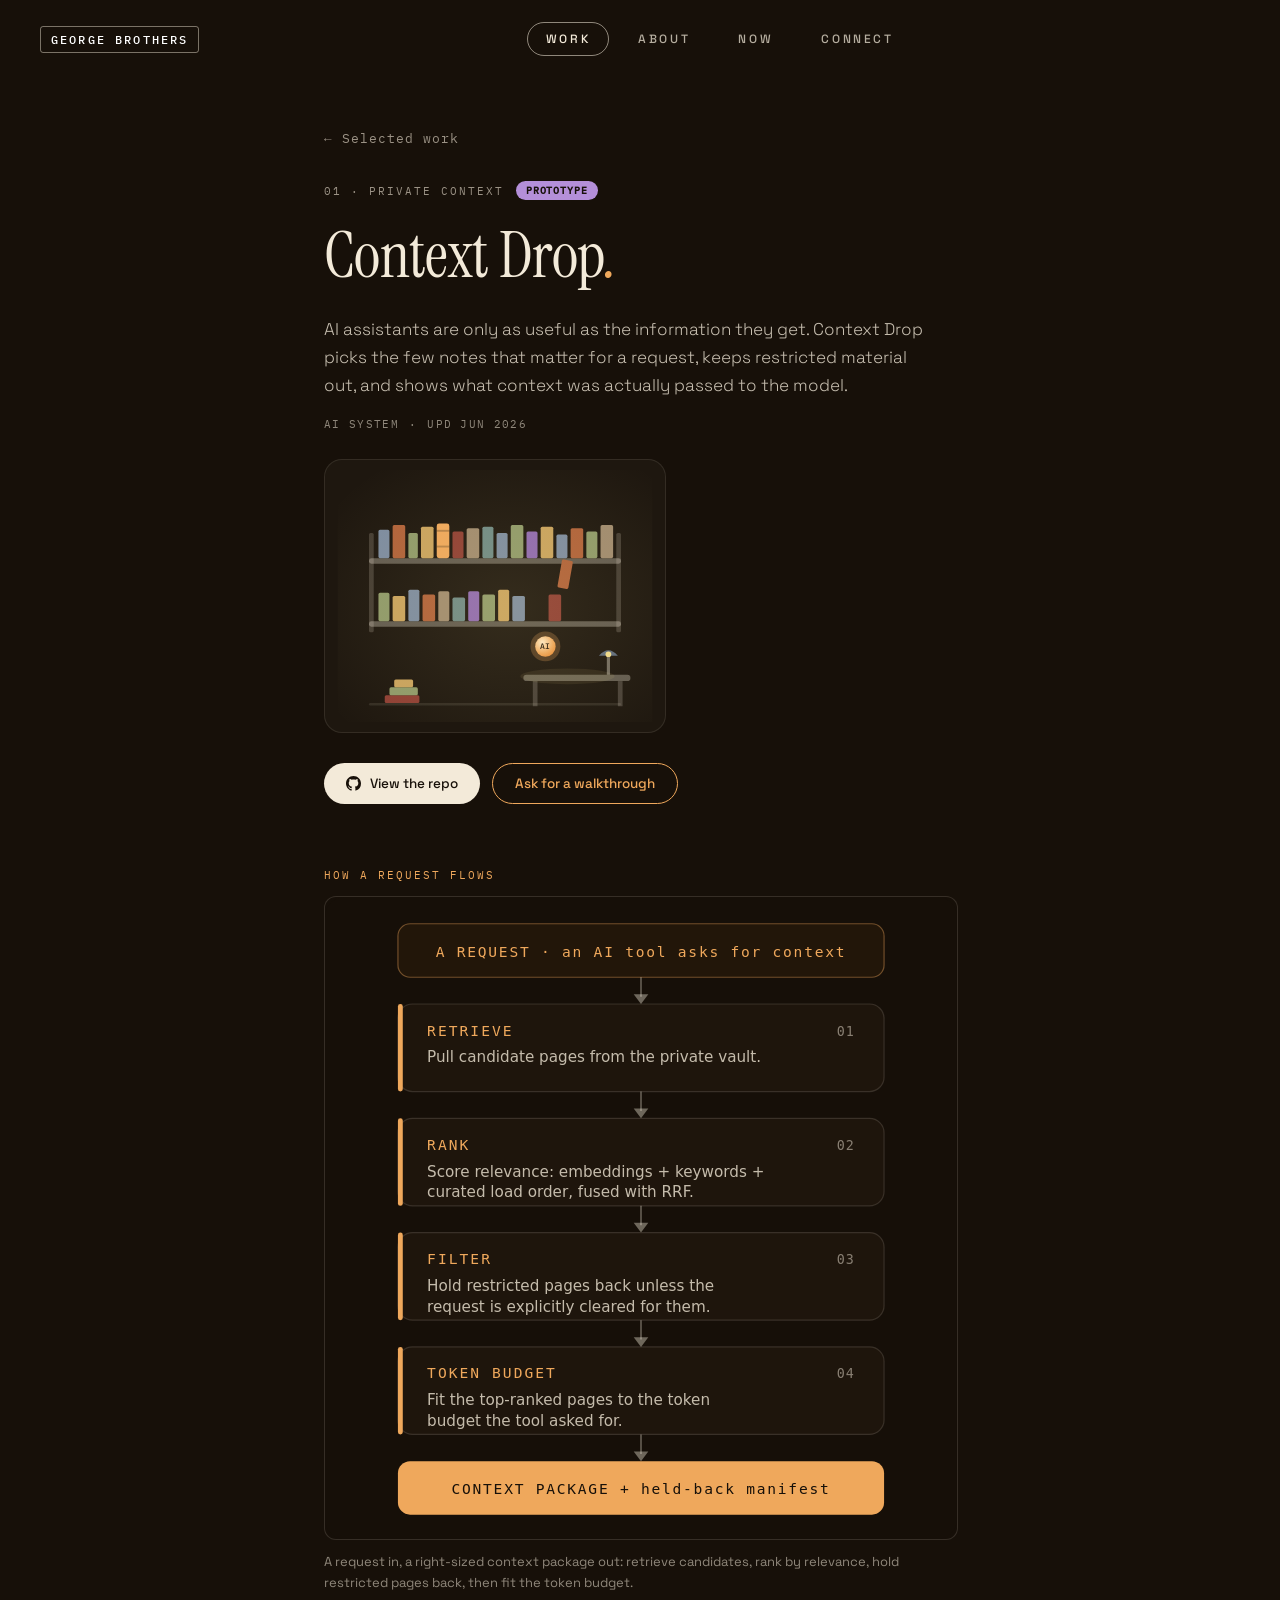
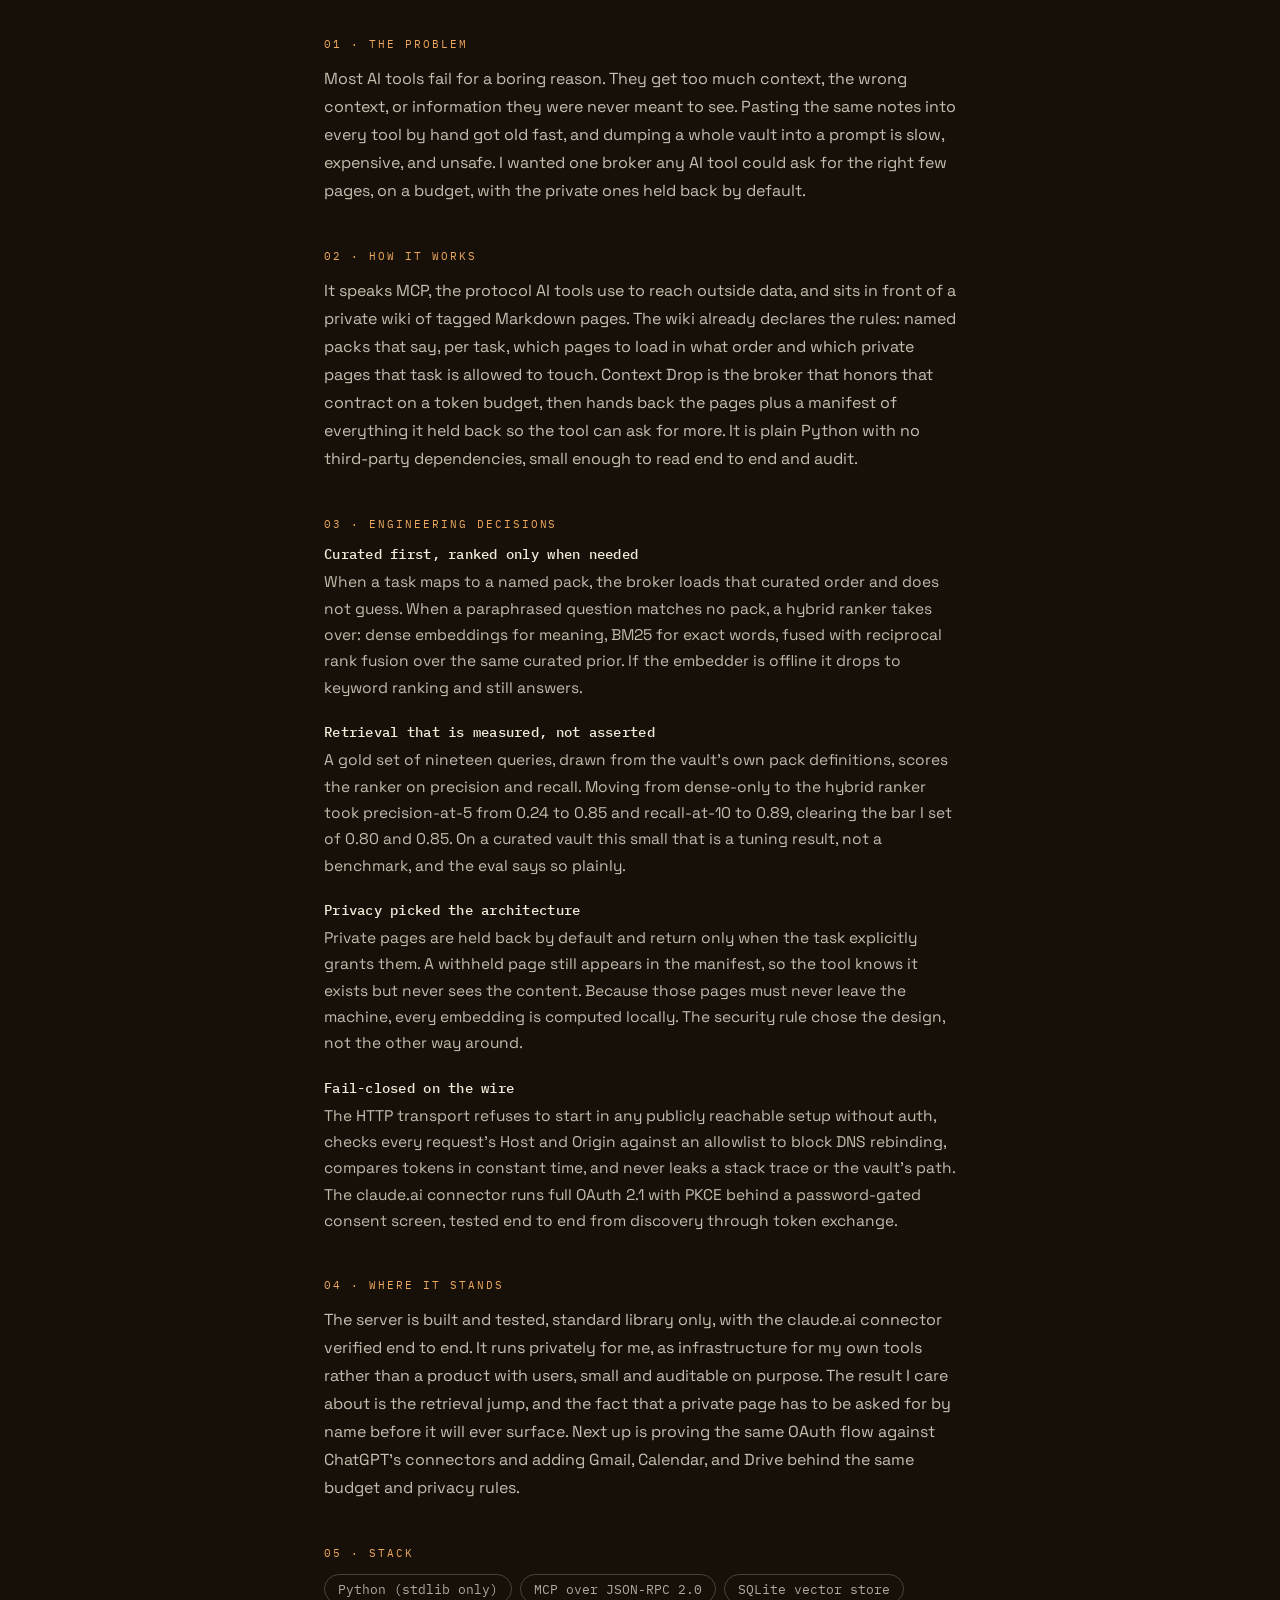
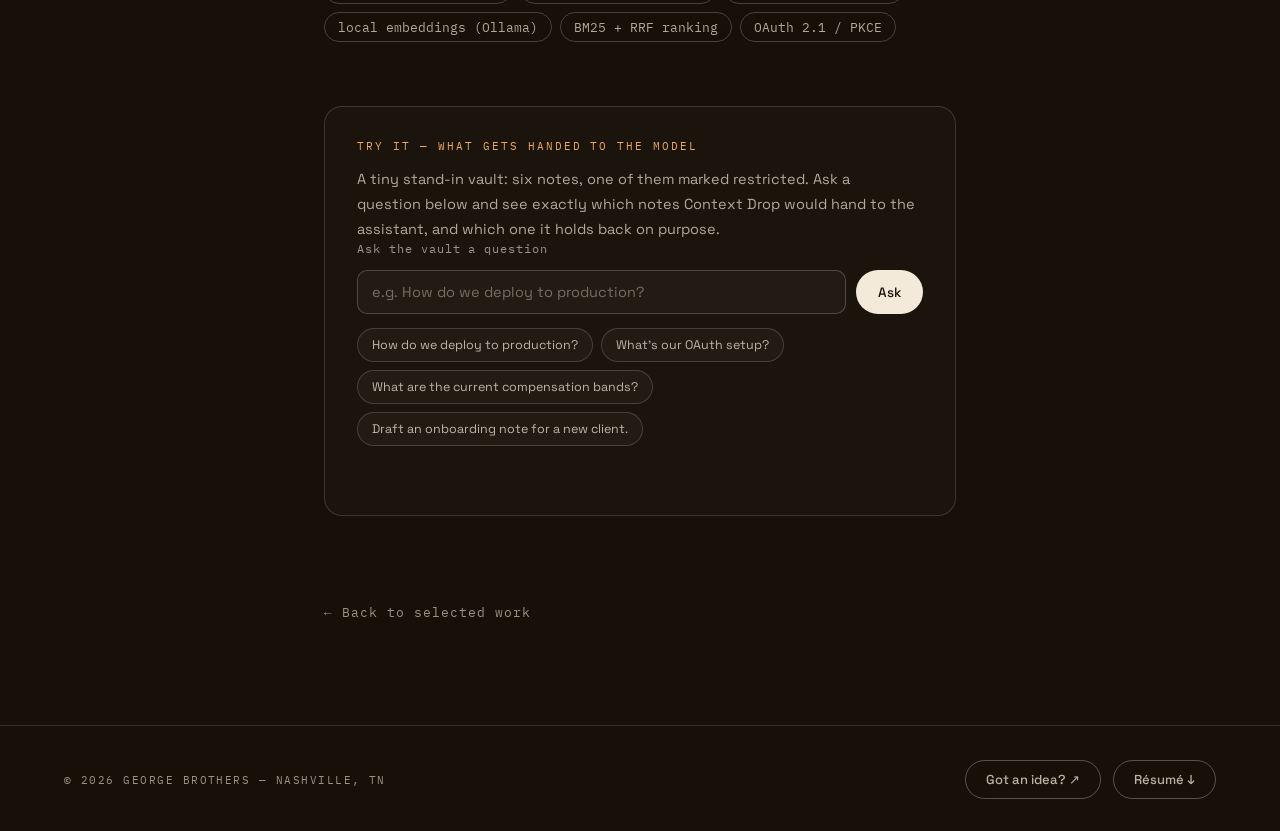
<file: work/context-drop.html>
<!DOCTYPE html>
<html lang="en">
<head>
<meta charset="utf-8">
<meta name="viewport" content="width=device-width, initial-scale=1">
<title>Context Drop — George Brothers</title>
<meta name="description" content="Context Drop is the service that hands any AI assistant the few notes it actually needs: ranked by relevance, fit to a token budget, with restricted pages held back and named in a manifest. A case study on building a private retrieval broker.">
<link rel="canonical" href="https://georgeellisbrothers.com/work/context-drop">
<meta property="og:title" content="Context Drop — George Brothers">
<meta property="og:description" content="Context Drop is the service that hands any AI assistant the few notes it actually needs, ranked by relevance, fit to a token budget, with restricted pages held back and named in a manifest.">
<meta property="og:type" content="website">
<meta property="og:url" content="https://georgeellisbrothers.com/work/context-drop">
<meta property="og:image" content="https://georgeellisbrothers.com/assets/og-card.v1.png">
<meta name="twitter:card" content="summary_large_image">
<meta name="twitter:title" content="Context Drop — George Brothers">
<meta name="twitter:description" content="Context Drop is the service that hands any AI assistant the few notes it actually needs, ranked by relevance, fit to a token budget, with restricted pages held back and named in a manifest.">
<meta name="twitter:image" content="https://georgeellisbrothers.com/assets/og-card.v1.png">
<link rel="icon" href="data:image/svg+xml,%3Csvg xmlns='http://www.w3.org/2000/svg' viewBox='0 0 32 32'%3E%3Crect width='32' height='32' rx='6' fill='%23171009'/%3E%3Ctext x='16' y='23' font-size='17' text-anchor='middle' fill='%23efa85c'%3E%E2%97%86%3C/text%3E%3C/svg%3E">
<link rel="preload" as="font" type="font/woff2" href="/assets/fonts/instrument-serif-400.v1.woff2" crossorigin>
<link rel="preload" as="font" type="font/woff2" href="/assets/fonts/space-grotesk-var.v1.woff2" crossorigin>
<link rel="preload" as="font" type="font/woff2" href="/assets/fonts/ibm-plex-mono-400.v1.woff2" crossorigin>
<link rel="stylesheet" href="/css/site.css">
<link rel="stylesheet" href="/css/scenes.css">
<link rel="stylesheet" href="/css/case.css">
<link rel="stylesheet" href="/css/demos/context-drop.css">
<script type="application/ld+json">
{
  "@context": "https://schema.org",
  "@graph": [
    {
      "@type": "BreadcrumbList",
      "itemListElement": [
        { "@type": "ListItem", "position": 1, "name": "Work", "item": "https://georgeellisbrothers.com/work" },
        { "@type": "ListItem", "position": 2, "name": "Context Drop", "item": "https://georgeellisbrothers.com/work/context-drop" }
      ]
    },
    {
      "@type": "CreativeWork",
      "name": "Context Drop",
      "description": "A private retrieval broker that hands any AI assistant the few notes it actually needs, ranked by relevance, fit to a token budget, with restricted pages held back and named in a manifest.",
      "url": "https://georgeellisbrothers.com/work/context-drop",
      "author": { "@type": "Person", "name": "George Brothers" },
      "codeRepository": "https://github.com/George-Brothers/context-drop",
      "keywords": ["MCP", "retrieval broker", "hybrid search", "RRF", "access control", "OAuth 2.1"]
    }
  ]
}
</script>
<script src="/js/site.js" defer></script>
<script src="/js/scenes.js" defer></script>
<script src="/js/demos/context-drop.js" defer></script>
</head>
<body>
<a class="skip-link" href="#main">Skip to content</a>

<nav class="gb-nav" aria-label="Primary">
  <a href="/" class="gb-wordmark">GEORGE&nbsp;BROTHERS</a>
  <div class="nav-links">
    <a href="/work" aria-current="page">WORK</a>
    <a href="/about" class="hv-nav">ABOUT</a>
    <a href="/now" class="hv-nav">NOW</a>
    <a href="/connect" class="hv-nav">CONNECT</a>
  </div>
  <div class="gb-nav-right">
    <button type="button" class="nav-burger" aria-expanded="false" aria-controls="mobile-menu" aria-label="Menu">
      <span></span><span></span><span></span>
    </button>
  </div>
</nav>

<div id="mobile-menu" hidden>
  <button type="button" class="mobile-menu-close" aria-label="Close menu">&times;</button>
  <a href="/">Home</a>
  <a href="/work" aria-current="page">Work</a>
  <a href="/about">About</a>
  <a href="/now">Now</a>
  <a href="/connect">Connect</a>
</div>

<main id="main">
<div class="cs-root">

  <div class="cs-hero">
    <a class="cs-back" href="/work">← Selected work</a>

    <div class="cs-eyebrow">
      <span class="cs-num">01 · PRIVATE CONTEXT</span>
      <span class="cs-badge" style="background:#b48fd9">PROTOTYPE</span>
    </div>

    <h1 class="cs-title">Context Drop<span class="cs-dot">.</span></h1>

    <p class="cs-blurb">AI assistants are only as useful as the information they get. Context Drop picks the few notes that matter for a request, keeps restricted material out, and shows what context was actually passed to the model.</p>

    <div class="cs-meta">
      <span>AI SYSTEM</span><span>·</span><span>UPD JUN 2026</span>
    </div>

    <div class="cs-art" aria-hidden="true">
      <div class="scn" data-scene="library" data-variant="full"></div>
    </div>

    <div class="cs-cta-row">
      <a class="cs-repo-btn hv-cta" href="https://github.com/George-Brothers/context-drop" target="_blank" rel="noopener noreferrer"><svg width="15" height="15" viewBox="0 0 24 24" fill="currentColor" aria-hidden="true"><path d="M12 0C5.37 0 0 5.37 0 12c0 5.31 3.435 9.795 8.205 11.385.6.105.825-.255.825-.57 0-.285-.015-1.23-.015-2.235-3.015.555-3.795-.735-4.035-1.41-.135-.345-.72-1.41-1.23-1.695-.42-.225-1.02-.78-.015-.795.945-.015 1.62.87 1.845 1.23 1.08 1.815 2.805 1.305 3.495.99.105-.78.42-1.305.765-1.605-2.67-.3-5.46-1.335-5.46-5.925 0-1.305.465-2.385 1.23-3.225-.12-.3-.54-1.53.12-3.18 0 0 1.005-.315 3.3 1.23.96-.27 1.98-.405 3-.405s2.04.135 3 .405c2.295-1.56 3.3-1.23 3.3-1.23.66 1.65.24 2.88.12 3.18.765.84 1.23 1.905 1.23 3.225 0 4.605-2.805 5.625-5.475 5.925.435.375.81 1.095.81 2.22 0 1.605-.015 2.895-.015 3.3 0 .315.225.69.825.57A12.02 12.02 0 0024 12c0-6.63-5.37-12-12-12z"></path></svg>View the repo</a>
      <a class="cs-cta" href="/connect">Ask for a walkthrough</a>
    </div>
  </div>

  <section class="cs-sections" aria-label="Case study">

    <div class="cs-section">
      <div class="cs-label">HOW A REQUEST FLOWS</div>
      <figure class="cs-figure">
        <img class="cs-img" src="/assets/context-drop-flow.v1.svg" width="520" height="528" loading="lazy" decoding="async" alt="Flow diagram. A request enters, then the broker retrieves candidate pages from the private vault, ranks them by relevance with embeddings, keywords, and curated load order fused with RRF, filters out restricted pages, fits the top pages to a token budget, and returns a context package plus a manifest of what was held back.">
        <figcaption class="cs-figcaption">A request in, a right-sized context package out: retrieve candidates, rank by relevance, hold restricted pages back, then fit the token budget.</figcaption>
      </figure>
    </div>

    <div class="cs-section">
      <div class="cs-label">01 · THE PROBLEM</div>
      <p class="cs-text">Most AI tools fail for a boring reason. They get too much context, the wrong context, or information they were never meant to see. Pasting the same notes into every tool by hand got old fast, and dumping a whole vault into a prompt is slow, expensive, and unsafe. I wanted one broker any AI tool could ask for the right few pages, on a budget, with the private ones held back by default.</p>
    </div>

    <div class="cs-section">
      <div class="cs-label">02 · HOW IT WORKS</div>
      <p class="cs-text">It speaks MCP, the protocol AI tools use to reach outside data, and sits in front of a private wiki of tagged Markdown pages. The wiki already declares the rules: named packs that say, per task, which pages to load in what order and which private pages that task is allowed to touch. Context Drop is the broker that honors that contract on a token budget, then hands back the pages plus a manifest of everything it held back so the tool can ask for more. It is plain Python with no third-party dependencies, small enough to read end to end and audit.</p>
    </div>

    <div class="cs-section">
      <div class="cs-label">03 · ENGINEERING DECISIONS</div>
      <div class="cs-points">
        <div class="cs-point">
          <span class="cs-point-k">Curated first, ranked only when needed</span>
          <p class="cs-point-t">When a task maps to a named pack, the broker loads that curated order and does not guess. When a paraphrased question matches no pack, a hybrid ranker takes over: dense embeddings for meaning, BM25 for exact words, fused with reciprocal rank fusion over the same curated prior. If the embedder is offline it drops to keyword ranking and still answers.</p>
        </div>
        <div class="cs-point">
          <span class="cs-point-k">Retrieval that is measured, not asserted</span>
          <p class="cs-point-t">A gold set of nineteen queries, drawn from the vault's own pack definitions, scores the ranker on precision and recall. Moving from dense-only to the hybrid ranker took precision-at-5 from 0.24 to 0.85 and recall-at-10 to 0.89, clearing the bar I set of 0.80 and 0.85. On a curated vault this small that is a tuning result, not a benchmark, and the eval says so plainly.</p>
        </div>
        <div class="cs-point">
          <span class="cs-point-k">Privacy picked the architecture</span>
          <p class="cs-point-t">Private pages are held back by default and return only when the task explicitly grants them. A withheld page still appears in the manifest, so the tool knows it exists but never sees the content. Because those pages must never leave the machine, every embedding is computed locally. The security rule chose the design, not the other way around.</p>
        </div>
        <div class="cs-point">
          <span class="cs-point-k">Fail-closed on the wire</span>
          <p class="cs-point-t">The HTTP transport refuses to start in any publicly reachable setup without auth, checks every request's Host and Origin against an allowlist to block DNS rebinding, compares tokens in constant time, and never leaks a stack trace or the vault's path. The claude.ai connector runs full OAuth 2.1 with PKCE behind a password-gated consent screen, tested end to end from discovery through token exchange.</p>
        </div>
      </div>
    </div>

    <div class="cs-section">
      <div class="cs-label">04 · WHERE IT STANDS</div>
      <p class="cs-text">The server is built and tested, standard library only, with the claude.ai connector verified end to end. It runs privately for me, as infrastructure for my own tools rather than a product with users, small and auditable on purpose. The result I care about is the retrieval jump, and the fact that a private page has to be asked for by name before it will ever surface. Next up is proving the same OAuth flow against ChatGPT's connectors and adding Gmail, Calendar, and Drive behind the same budget and privacy rules.</p>
    </div>

    <div class="cs-section">
      <div class="cs-label">05 · STACK</div>
      <div class="cs-stack">
        <span class="cs-tok">Python (stdlib only)</span>
        <span class="cs-tok">MCP over JSON-RPC 2.0</span>
        <span class="cs-tok">SQLite vector store</span>
        <span class="cs-tok">local embeddings (Ollama)</span>
        <span class="cs-tok">BM25 + RRF ranking</span>
        <span class="cs-tok">OAuth 2.1 / PKCE</span>
      </div>
    </div>

  </section>

  <section id="demo" class="case-demo" aria-labelledby="demo-heading">
    <div class="cs-label" id="demo-heading">TRY IT — WHAT GETS HANDED TO THE MODEL</div>
    <p class="cs-demo-intro">A tiny stand-in vault: six notes, one of them marked restricted. Ask a question below and see exactly which notes Context Drop would hand to the assistant, and which one it holds back on purpose.</p>

    <div data-demo="context-drop">
      <div data-demo-fallback>
        <p class="cs-text"><strong>Sample question:</strong> "What are the current compensation bands?"</p>
        <p class="cs-text"><strong>Context package (sent to the assistant):</strong> no other vault page discusses compensation, so the package returned would be empty for this request.</p>
        <p class="cs-text"><strong>Manifest (held back):</strong> "Compensation Bands (Q3)" — marked restricted. It matched the request, so it exists in the manifest, but its content was never sent.</p>
        <p class="cs-text" style="color:rgba(243,234,217,.55);font-size:13px">Turn on JavaScript to ask your own question and see the live context package and manifest.</p>
      </div>
    </div>
  </section>

  <div class="cs-footer-cta">
    <a class="cs-back" href="/work">← Back to selected work</a>
  </div>

</div>
</main>

<footer class="gb-footer">
  <span class="gb-copyright">© 2026 GEORGE BROTHERS — NASHVILLE, TN</span>
  <div class="gb-footer-links">
    <a href="/work#ideas" class="hv-pill hv-pill-glow">Got an idea? ↗</a>
    <a href="/assets/george-brothers-resume.pdf" download class="hv-pill">Résumé ↓</a>
  </div>
</footer>

</body>
</html>
</file>
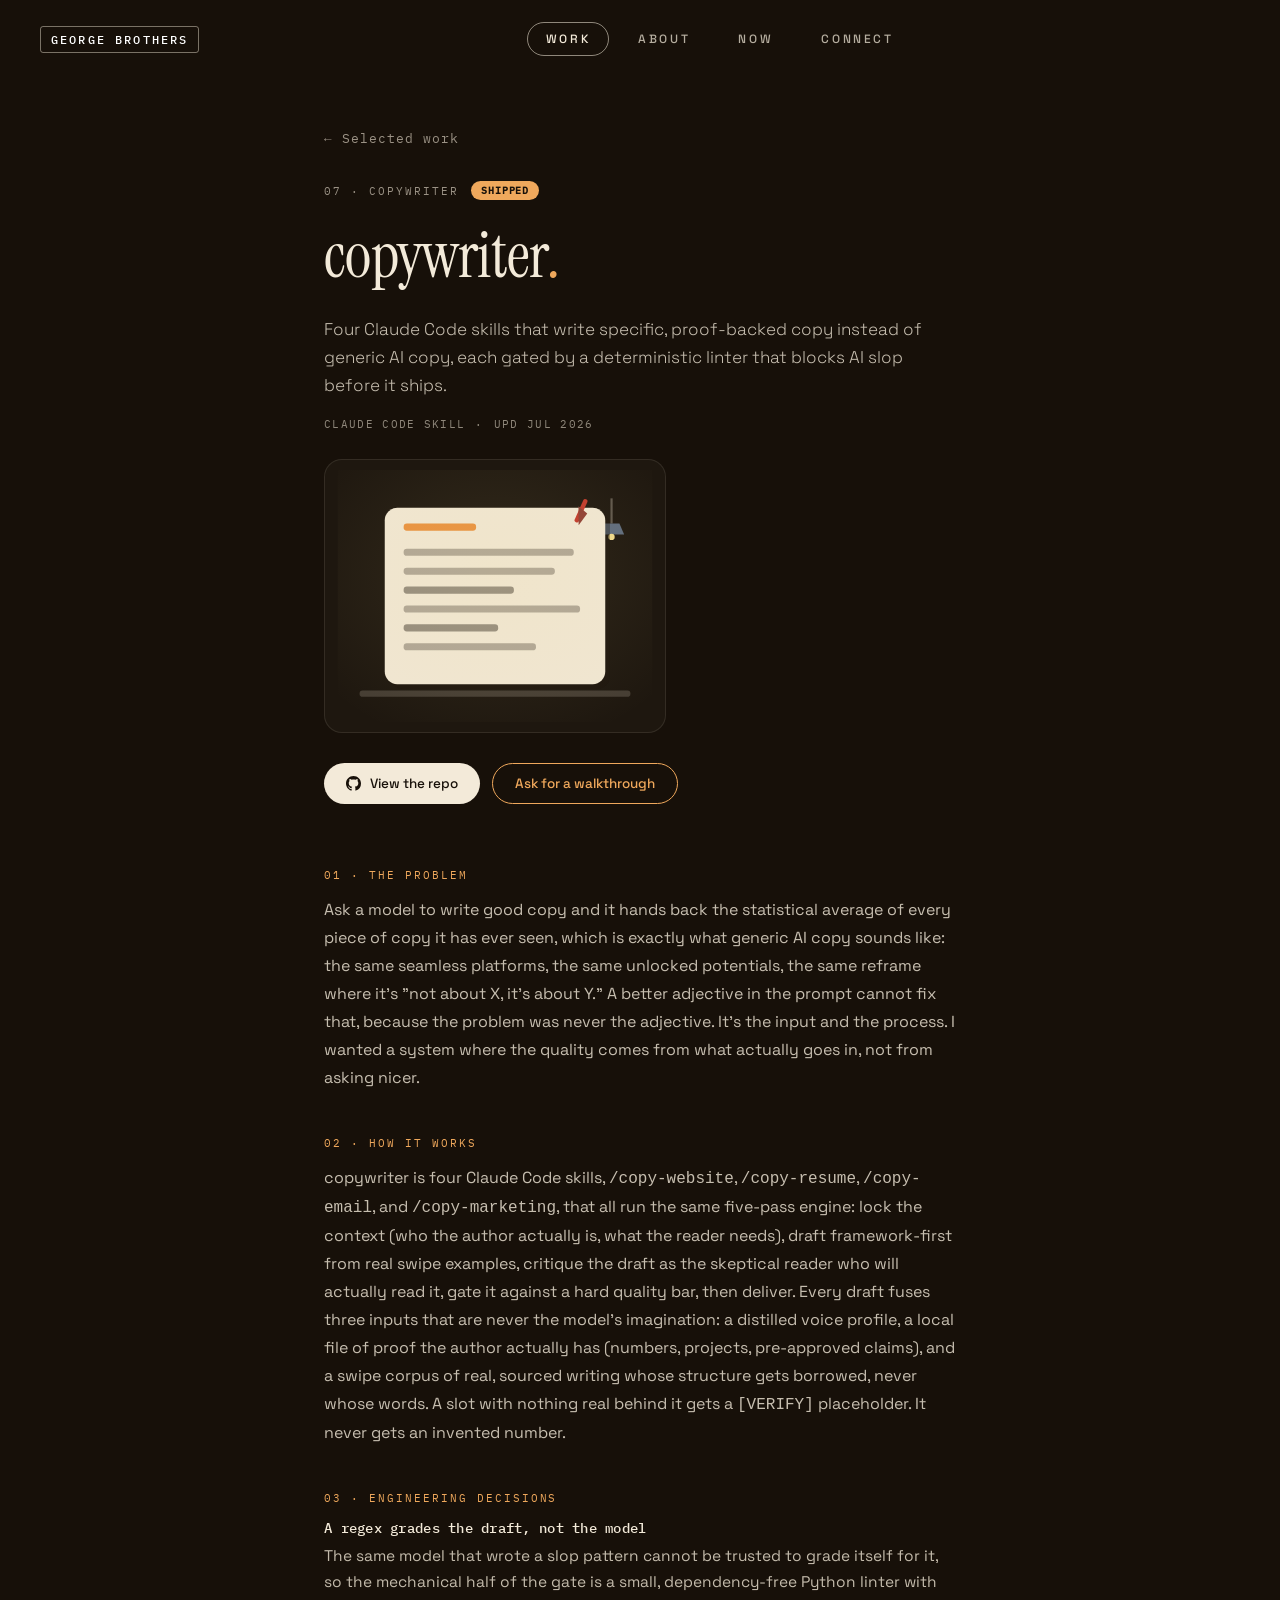
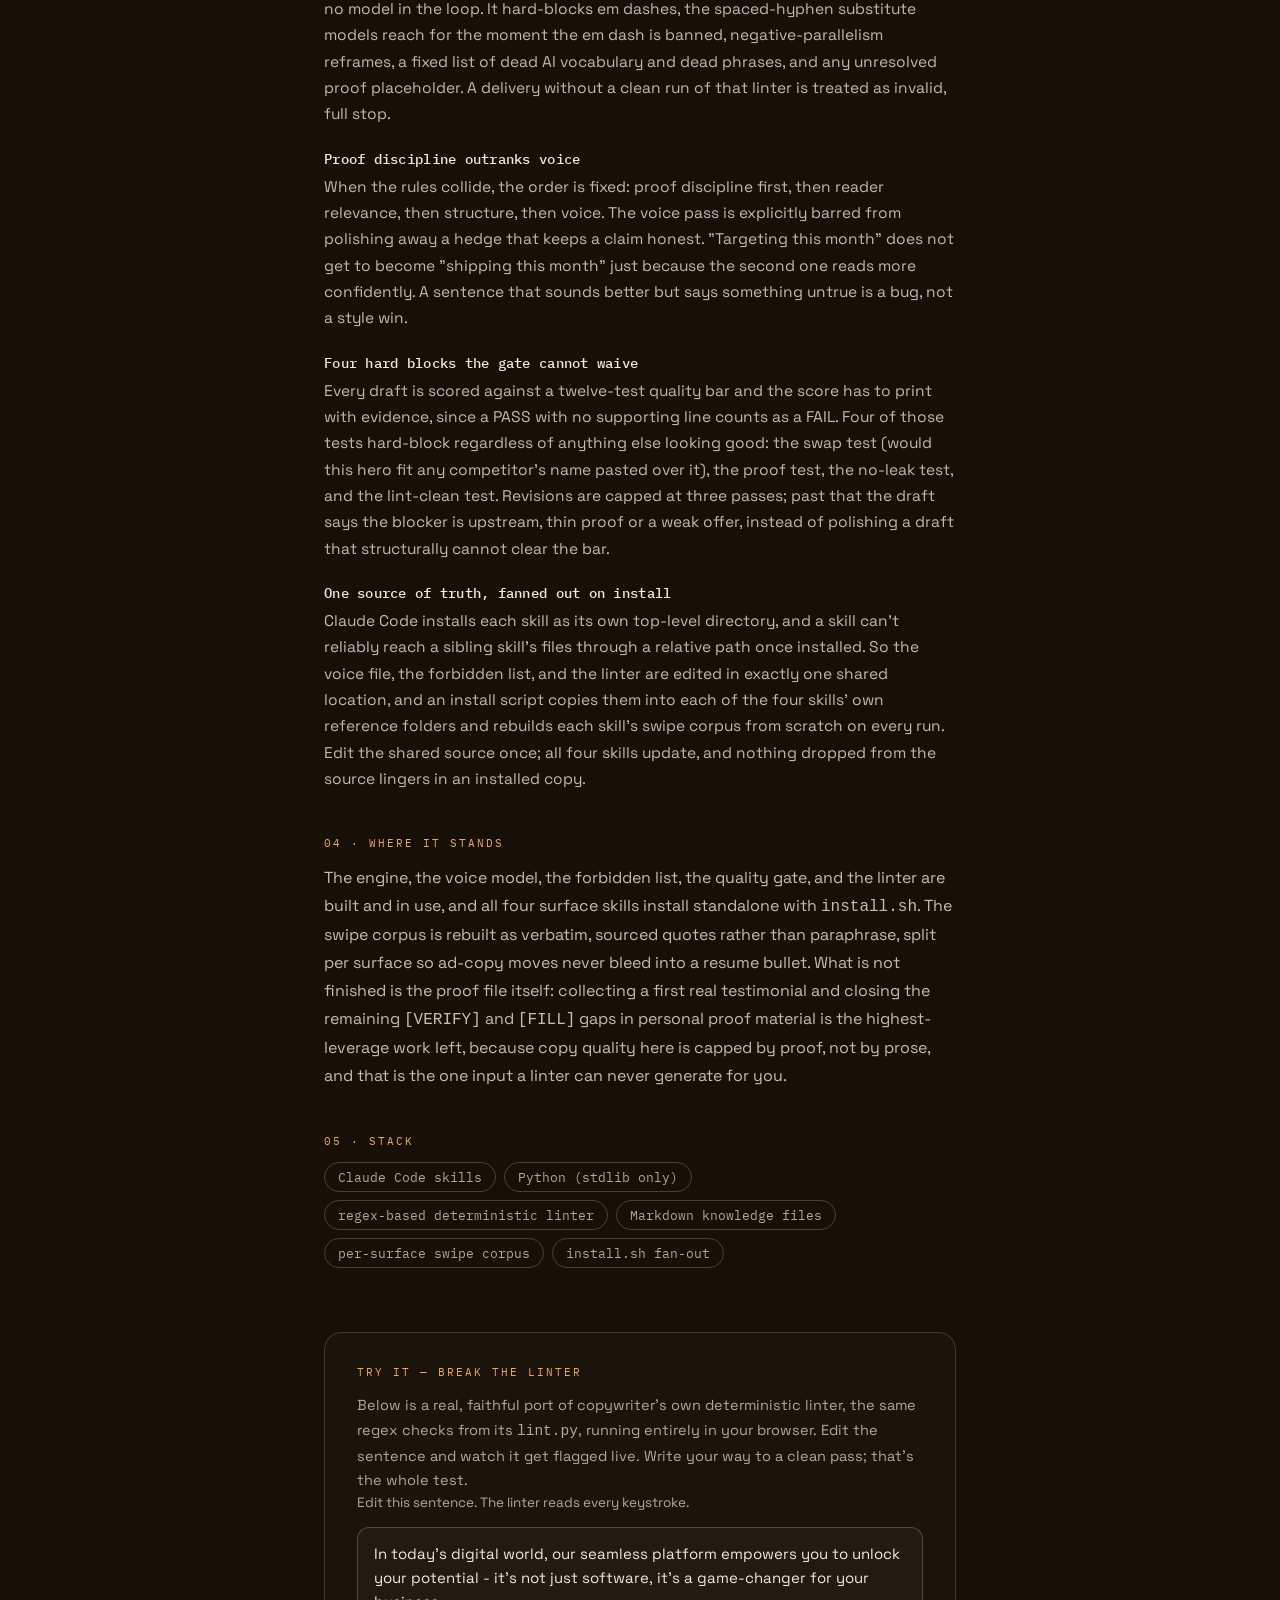
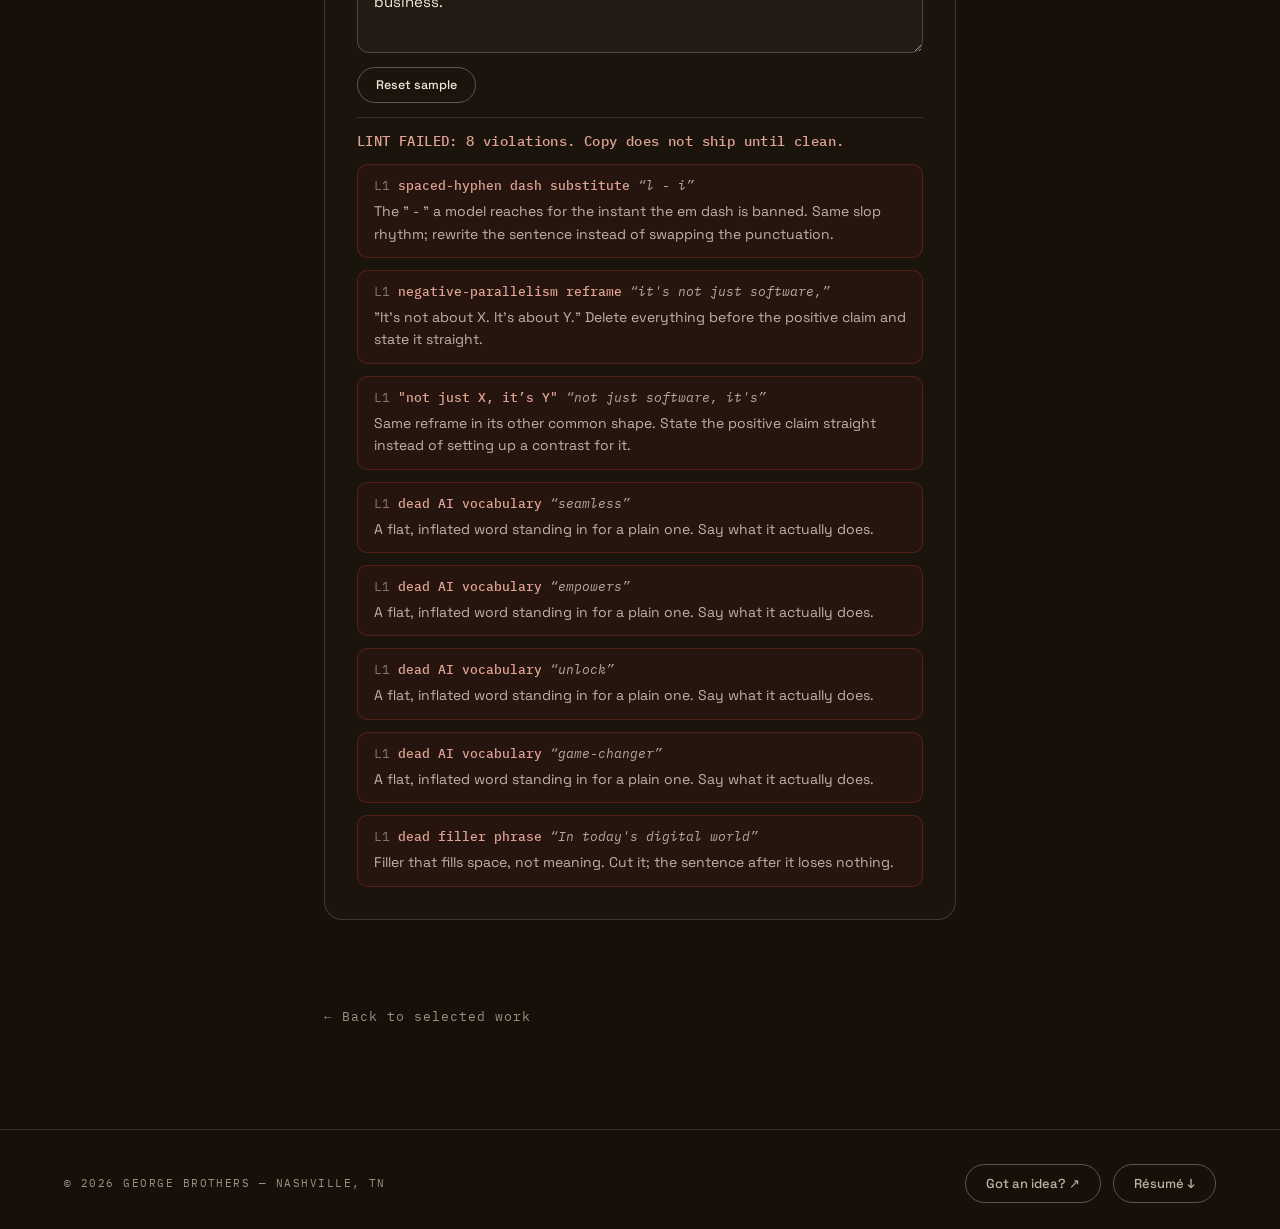
<file: work/copywriter.html>
<!DOCTYPE html>
<html lang="en">
<head>
<meta charset="utf-8">
<meta name="viewport" content="width=device-width, initial-scale=1">
<title>copywriter — George Brothers</title>
<meta name="description" content="copywriter is a suite of four Claude Code skills that write specific, proof-backed copy instead of generic AI copy, gated by a deterministic linter that hard-blocks AI slop before anything ships. A case study on building copy quality into the process, not the prompt.">
<link rel="canonical" href="https://georgeellisbrothers.com/work/copywriter">
<meta property="og:title" content="copywriter — George Brothers">
<meta property="og:description" content="copywriter is a suite of four Claude Code skills that write specific, proof-backed copy instead of generic AI copy, gated by a deterministic linter that hard-blocks AI slop before anything ships.">
<meta property="og:type" content="website">
<meta property="og:url" content="https://georgeellisbrothers.com/work/copywriter">
<meta property="og:image" content="https://georgeellisbrothers.com/assets/og-card.v1.png">
<meta name="twitter:card" content="summary_large_image">
<meta name="twitter:title" content="copywriter — George Brothers">
<meta name="twitter:description" content="copywriter is a suite of four Claude Code skills that write specific, proof-backed copy instead of generic AI copy, gated by a deterministic linter that hard-blocks AI slop before anything ships.">
<meta name="twitter:image" content="https://georgeellisbrothers.com/assets/og-card.v1.png">
<link rel="icon" href="data:image/svg+xml,%3Csvg xmlns='http://www.w3.org/2000/svg' viewBox='0 0 32 32'%3E%3Crect width='32' height='32' rx='6' fill='%23171009'/%3E%3Ctext x='16' y='23' font-size='17' text-anchor='middle' fill='%23efa85c'%3E%E2%97%86%3C/text%3E%3C/svg%3E">
<link rel="preload" as="font" type="font/woff2" href="/assets/fonts/instrument-serif-400.v1.woff2" crossorigin>
<link rel="preload" as="font" type="font/woff2" href="/assets/fonts/space-grotesk-var.v1.woff2" crossorigin>
<link rel="preload" as="font" type="font/woff2" href="/assets/fonts/ibm-plex-mono-400.v1.woff2" crossorigin>
<link rel="stylesheet" href="/css/site.css">
<link rel="stylesheet" href="/css/scenes.css">
<link rel="stylesheet" href="/css/case.css">
<link rel="stylesheet" href="/css/demos/copywriter.css">
<script type="application/ld+json">
{
  "@context": "https://schema.org",
  "@graph": [
    {
      "@type": "BreadcrumbList",
      "itemListElement": [
        { "@type": "ListItem", "position": 1, "name": "Work", "item": "https://georgeellisbrothers.com/work" },
        { "@type": "ListItem", "position": 2, "name": "copywriter", "item": "https://georgeellisbrothers.com/work/copywriter" }
      ]
    },
    {
      "@type": "CreativeWork",
      "name": "copywriter",
      "description": "A suite of four Claude Code skills that write specific, proof-backed copy instead of generic AI copy, each gated by a deterministic linter that hard-blocks AI slop before anything ships.",
      "url": "https://georgeellisbrothers.com/work/copywriter",
      "author": { "@type": "Person", "name": "George Brothers" },
      "codeRepository": "https://github.com/George-Brothers/Copywriter",
      "keywords": ["Claude Code skills", "AI copywriting", "prompt engineering", "deterministic linting"]
    }
  ]
}
</script>
<script src="/js/site.js" defer></script>
<script src="/js/scenes.js" defer></script>
<script src="/js/demos/copywriter.js" defer></script>
</head>
<body>
<a class="skip-link" href="#main">Skip to content</a>

<nav class="gb-nav" aria-label="Primary">
  <a href="/" class="gb-wordmark">GEORGE&nbsp;BROTHERS</a>
  <div class="nav-links">
    <a href="/work" aria-current="page">WORK</a>
    <a href="/about" class="hv-nav">ABOUT</a>
    <a href="/now" class="hv-nav">NOW</a>
    <a href="/connect" class="hv-nav">CONNECT</a>
  </div>
  <div class="gb-nav-right">
    <button type="button" class="nav-burger" aria-expanded="false" aria-controls="mobile-menu" aria-label="Menu">
      <span></span><span></span><span></span>
    </button>
  </div>
</nav>

<div id="mobile-menu" hidden>
  <button type="button" class="mobile-menu-close" aria-label="Close menu">&times;</button>
  <a href="/">Home</a>
  <a href="/work" aria-current="page">Work</a>
  <a href="/about">About</a>
  <a href="/now">Now</a>
  <a href="/connect">Connect</a>
</div>

<main id="main">
<div class="cs-root">

  <div class="cs-hero">
    <a class="cs-back" href="/work">← Selected work</a>

    <div class="cs-eyebrow">
      <span class="cs-num">07 · COPYWRITER</span>
      <span class="cs-badge" style="background:#efa85c">SHIPPED</span>
    </div>

    <h1 class="cs-title">copywriter<span class="cs-dot">.</span></h1>

    <p class="cs-blurb">Four Claude Code skills that write specific, proof-backed copy instead of generic AI copy, each gated by a deterministic linter that blocks AI slop before it ships.</p>

    <div class="cs-meta">
      <span>CLAUDE CODE SKILL</span><span>·</span><span>UPD JUL 2026</span>
    </div>

    <div class="cs-art" aria-hidden="true">
      <div class="scn" data-scene="redline" data-variant="full"></div>
    </div>

    <div class="cs-cta-row">
      <a class="cs-repo-btn hv-cta" href="https://github.com/George-Brothers/Copywriter" target="_blank" rel="noopener noreferrer"><svg width="15" height="15" viewBox="0 0 24 24" fill="currentColor" aria-hidden="true"><path d="M12 0C5.37 0 0 5.37 0 12c0 5.31 3.435 9.795 8.205 11.385.6.105.825-.255.825-.57 0-.285-.015-1.23-.015-2.235-3.015.555-3.795-.735-4.035-1.41-.135-.345-.72-1.41-1.23-1.695-.42-.225-1.02-.78-.015-.795.945-.015 1.62.87 1.845 1.23 1.08 1.815 2.805 1.305 3.495.99.105-.78.42-1.305.765-1.605-2.67-.3-5.46-1.335-5.46-5.925 0-1.305.465-2.385 1.23-3.225-.12-.3-.54-1.53.12-3.18 0 0 1.005-.315 3.3 1.23.96-.27 1.98-.405 3-.405s2.04.135 3 .405c2.295-1.56 3.3-1.23 3.3-1.23.66 1.65.24 2.88.12 3.18.765.84 1.23 1.905 1.23 3.225 0 4.605-2.805 5.625-5.475 5.925.435.375.81 1.095.81 2.22 0 1.605-.015 2.895-.015 3.3 0 .315.225.69.825.57A12.02 12.02 0 0024 12c0-6.63-5.37-12-12-12z"></path></svg>View the repo</a>
      <a class="cs-cta" href="/connect">Ask for a walkthrough</a>
    </div>
  </div>

  <section class="cs-sections" aria-label="Case study">

    <div class="cs-section">
      <div class="cs-label">01 · THE PROBLEM</div>
      <p class="cs-text">Ask a model to write good copy and it hands back the statistical average of every piece of copy it has ever seen, which is exactly what generic AI copy sounds like: the same seamless platforms, the same unlocked potentials, the same reframe where it's "not about X, it's about Y." A better adjective in the prompt cannot fix that, because the problem was never the adjective. It's the input and the process. I wanted a system where the quality comes from what actually goes in, not from asking nicer.</p>
    </div>

    <div class="cs-section">
      <div class="cs-label">02 · HOW IT WORKS</div>
      <p class="cs-text">copywriter is four Claude Code skills, <code>/copy-website</code>, <code>/copy-resume</code>, <code>/copy-email</code>, and <code>/copy-marketing</code>, that all run the same five-pass engine: lock the context (who the author actually is, what the reader needs), draft framework-first from real swipe examples, critique the draft as the skeptical reader who will actually read it, gate it against a hard quality bar, then deliver. Every draft fuses three inputs that are never the model's imagination: a distilled voice profile, a local file of proof the author actually has (numbers, projects, pre-approved claims), and a swipe corpus of real, sourced writing whose structure gets borrowed, never whose words. A slot with nothing real behind it gets a <code>[VERIFY]</code> placeholder. It never gets an invented number.</p>
    </div>

    <div class="cs-section">
      <div class="cs-label">03 · ENGINEERING DECISIONS</div>
      <div class="cs-points">
        <div class="cs-point">
          <span class="cs-point-k">A regex grades the draft, not the model</span>
          <p class="cs-point-t">The same model that wrote a slop pattern cannot be trusted to grade itself for it, so the mechanical half of the gate is a small, dependency-free Python linter with no model in the loop. It hard-blocks em dashes, the spaced-hyphen substitute models reach for the moment the em dash is banned, negative-parallelism reframes, a fixed list of dead AI vocabulary and dead phrases, and any unresolved proof placeholder. A delivery without a clean run of that linter is treated as invalid, full stop.</p>
        </div>
        <div class="cs-point">
          <span class="cs-point-k">Proof discipline outranks voice</span>
          <p class="cs-point-t">When the rules collide, the order is fixed: proof discipline first, then reader relevance, then structure, then voice. The voice pass is explicitly barred from polishing away a hedge that keeps a claim honest. "Targeting this month" does not get to become "shipping this month" just because the second one reads more confidently. A sentence that sounds better but says something untrue is a bug, not a style win.</p>
        </div>
        <div class="cs-point">
          <span class="cs-point-k">Four hard blocks the gate cannot waive</span>
          <p class="cs-point-t">Every draft is scored against a twelve-test quality bar and the score has to print with evidence, since a PASS with no supporting line counts as a FAIL. Four of those tests hard-block regardless of anything else looking good: the swap test (would this hero fit any competitor's name pasted over it), the proof test, the no-leak test, and the lint-clean test. Revisions are capped at three passes; past that the draft says the blocker is upstream, thin proof or a weak offer, instead of polishing a draft that structurally cannot clear the bar.</p>
        </div>
        <div class="cs-point">
          <span class="cs-point-k">One source of truth, fanned out on install</span>
          <p class="cs-point-t">Claude Code installs each skill as its own top-level directory, and a skill can't reliably reach a sibling skill's files through a relative path once installed. So the voice file, the forbidden list, and the linter are edited in exactly one shared location, and an install script copies them into each of the four skills' own reference folders and rebuilds each skill's swipe corpus from scratch on every run. Edit the shared source once; all four skills update, and nothing dropped from the source lingers in an installed copy.</p>
        </div>
      </div>
    </div>

    <div class="cs-section">
      <div class="cs-label">04 · WHERE IT STANDS</div>
      <p class="cs-text">The engine, the voice model, the forbidden list, the quality gate, and the linter are built and in use, and all four surface skills install standalone with <code>install.sh</code>. The swipe corpus is rebuilt as verbatim, sourced quotes rather than paraphrase, split per surface so ad-copy moves never bleed into a resume bullet. What is not finished is the proof file itself: collecting a first real testimonial and closing the remaining <code>[VERIFY]</code> and <code>[FILL]</code> gaps in personal proof material is the highest-leverage work left, because copy quality here is capped by proof, not by prose, and that is the one input a linter can never generate for you.</p>
    </div>

    <div class="cs-section">
      <div class="cs-label">05 · STACK</div>
      <div class="cs-stack">
        <span class="cs-tok">Claude Code skills</span>
        <span class="cs-tok">Python (stdlib only)</span>
        <span class="cs-tok">regex-based deterministic linter</span>
        <span class="cs-tok">Markdown knowledge files</span>
        <span class="cs-tok">per-surface swipe corpus</span>
        <span class="cs-tok">install.sh fan-out</span>
      </div>
    </div>

  </section>

  <section id="demo" class="case-demo" aria-labelledby="demo-heading">
    <div class="cs-label" id="demo-heading">TRY IT — BREAK THE LINTER</div>
    <p class="cs-demo-intro">Below is a real, faithful port of copywriter's own deterministic linter, the same regex checks from its <code>lint.py</code>, running entirely in your browser. Edit the sentence and watch it get flagged live. Write your way to a clean pass; that's the whole test.</p>

    <div data-demo="copywriter">
      <div data-demo-fallback>
        <p class="cs-text"><strong>Sample sentence run through the linter:</strong> "In today's digital world, our seamless platform empowers you to unlock your potential - it's not just software, it's a game-changer for your business."</p>
        <p class="cs-text"><strong>LINT FAILED: 8 violations.</strong> Copy does not ship until clean.</p>
        <p class="cs-text">
          <strong>dead filler phrase:</strong> "in today's digital world" fills space, not meaning.<br>
          <strong>dead AI vocabulary</strong> (×4): "seamless," "empowers," "unlock," "game-changer" are flat, inflated words standing in for plain ones.<br>
          <strong>spaced-hyphen dash substitute:</strong> "l - i" is the same slop rhythm as an em dash, banned for the same reason.<br>
          <strong>negative-parallelism reframe:</strong> "it's not just software," should delete everything before the positive claim.<br>
          <strong>"not just X, it's Y":</strong> "not just software, it's" should state the positive claim straight.
        </p>
        <p class="cs-text" style="color:rgba(243,234,217,.55);font-size:13px">Turn on JavaScript to edit the sentence yourself and watch the flags update live.</p>
      </div>
    </div>
  </section>

  <div class="cs-footer-cta">
    <a class="cs-back" href="/work">← Back to selected work</a>
  </div>

</div>
</main>

<footer class="gb-footer">
  <span class="gb-copyright">© 2026 GEORGE BROTHERS — NASHVILLE, TN</span>
  <div class="gb-footer-links">
    <a href="/work#ideas" class="hv-pill hv-pill-glow">Got an idea? ↗</a>
    <a href="/assets/george-brothers-resume.pdf" download class="hv-pill">Résumé ↓</a>
  </div>
</footer>

</body>
</html>
</file>
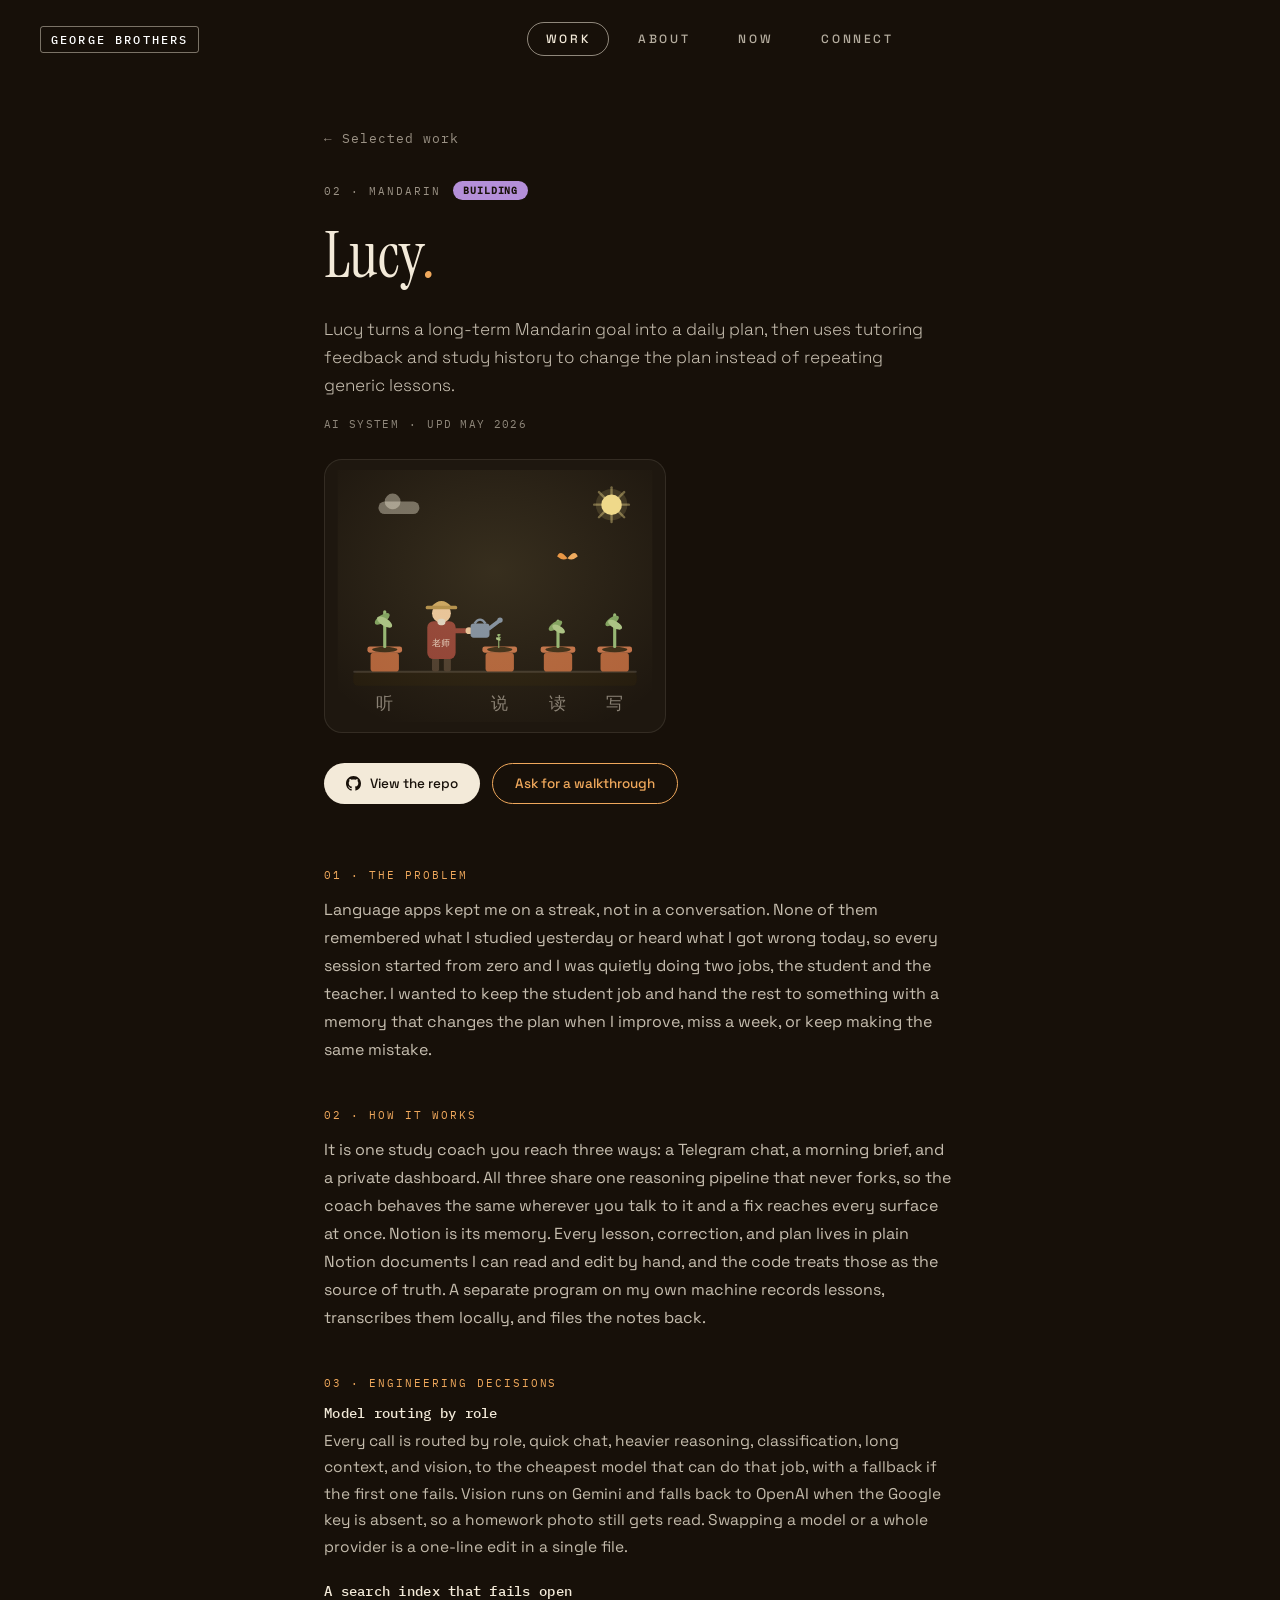
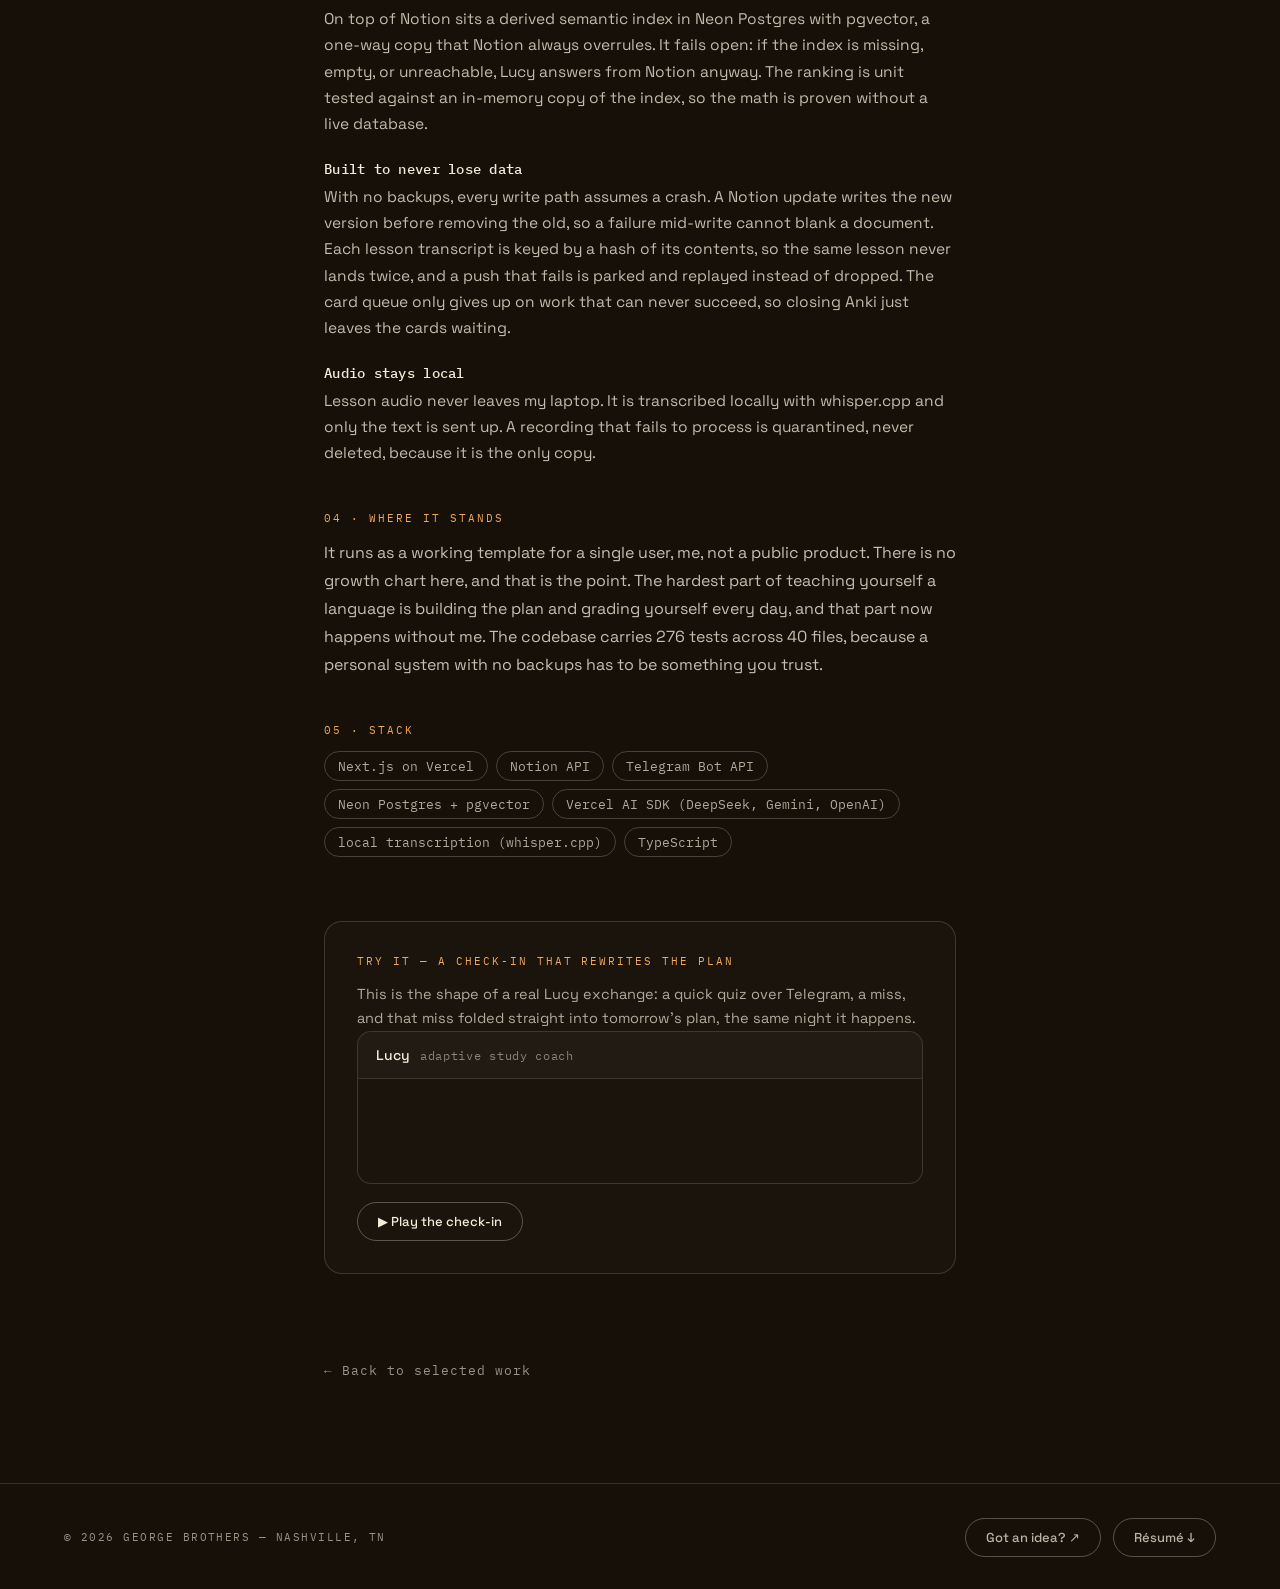
<file: work/lucy.html>
<!DOCTYPE html>
<html lang="en">
<head>
<meta charset="utf-8">
<meta name="viewport" content="width=device-width, initial-scale=1">
<title>Lucy — George Brothers</title>
<meta name="description" content="Lucy turns a long-term Mandarin goal into a daily plan, then rewrites it using tutoring feedback and real study history instead of repeating generic lessons. A case study on building a coach with memory.">
<link rel="canonical" href="https://georgeellisbrothers.com/work/lucy">
<meta property="og:title" content="Lucy — George Brothers">
<meta property="og:description" content="Lucy turns a long-term Mandarin goal into a daily plan, then uses tutoring feedback and study history to change the plan instead of repeating generic lessons.">
<meta property="og:type" content="website">
<meta property="og:url" content="https://georgeellisbrothers.com/work/lucy">
<meta property="og:image" content="https://georgeellisbrothers.com/assets/og-card.v1.png">
<meta name="twitter:card" content="summary_large_image">
<meta name="twitter:title" content="Lucy — George Brothers">
<meta name="twitter:description" content="Lucy turns a long-term Mandarin goal into a daily plan, then uses tutoring feedback and study history to change the plan instead of repeating generic lessons.">
<meta name="twitter:image" content="https://georgeellisbrothers.com/assets/og-card.v1.png">
<link rel="icon" href="data:image/svg+xml,%3Csvg xmlns='http://www.w3.org/2000/svg' viewBox='0 0 32 32'%3E%3Crect width='32' height='32' rx='6' fill='%23171009'/%3E%3Ctext x='16' y='23' font-size='17' text-anchor='middle' fill='%23efa85c'%3E%E2%97%86%3C/text%3E%3C/svg%3E">
<link rel="preload" as="font" type="font/woff2" href="/assets/fonts/instrument-serif-400.v1.woff2" crossorigin>
<link rel="preload" as="font" type="font/woff2" href="/assets/fonts/space-grotesk-var.v1.woff2" crossorigin>
<link rel="preload" as="font" type="font/woff2" href="/assets/fonts/ibm-plex-mono-400.v1.woff2" crossorigin>
<link rel="stylesheet" href="/css/site.css">
<link rel="stylesheet" href="/css/scenes.css">
<link rel="stylesheet" href="/css/case.css">
<link rel="stylesheet" href="/css/demos/lucy.css">
<script type="application/ld+json">
{
  "@context": "https://schema.org",
  "@graph": [
    {
      "@type": "BreadcrumbList",
      "itemListElement": [
        { "@type": "ListItem", "position": 1, "name": "Work", "item": "https://georgeellisbrothers.com/work" },
        { "@type": "ListItem", "position": 2, "name": "Lucy", "item": "https://georgeellisbrothers.com/work/lucy" }
      ]
    },
    {
      "@type": "CreativeWork",
      "name": "Lucy",
      "description": "An adaptive Mandarin study coach that turns tutoring feedback and study history into a daily plan that actually changes, reachable by Telegram chat, morning brief, or dashboard.",
      "url": "https://georgeellisbrothers.com/work/lucy",
      "author": { "@type": "Person", "name": "George Brothers" },
      "codeRepository": "https://github.com/George-Brothers/Chief-of-Learning",
      "keywords": ["Mandarin learning", "adaptive tutoring", "Telegram bot", "Notion API", "AI study coach"]
    }
  ]
}
</script>
<script src="/js/site.js" defer></script>
<script src="/js/scenes.js" defer></script>
<script src="/js/demos/lucy.js" defer></script>
</head>
<body>
<a class="skip-link" href="#main">Skip to content</a>

<nav class="gb-nav" aria-label="Primary">
  <a href="/" class="gb-wordmark">GEORGE&nbsp;BROTHERS</a>
  <div class="nav-links">
    <a href="/work" aria-current="page">WORK</a>
    <a href="/about" class="hv-nav">ABOUT</a>
    <a href="/now" class="hv-nav">NOW</a>
    <a href="/connect" class="hv-nav">CONNECT</a>
  </div>
  <div class="gb-nav-right">
    <button type="button" class="nav-burger" aria-expanded="false" aria-controls="mobile-menu" aria-label="Menu">
      <span></span><span></span><span></span>
    </button>
  </div>
</nav>

<div id="mobile-menu" hidden>
  <button type="button" class="mobile-menu-close" aria-label="Close menu">&times;</button>
  <a href="/">Home</a>
  <a href="/work" aria-current="page">Work</a>
  <a href="/about">About</a>
  <a href="/now">Now</a>
  <a href="/connect">Connect</a>
</div>

<main id="main">
<div class="cs-root">

  <div class="cs-hero">
    <a class="cs-back" href="/work">← Selected work</a>

    <div class="cs-eyebrow">
      <span class="cs-num">02 · MANDARIN</span>
      <span class="cs-badge" style="background:#b48fd9">BUILDING</span>
    </div>

    <h1 class="cs-title">Lucy<span class="cs-dot">.</span></h1>

    <p class="cs-blurb">Lucy turns a long-term Mandarin goal into a daily plan, then uses tutoring feedback and study history to change the plan instead of repeating generic lessons.</p>

    <div class="cs-meta">
      <span>AI SYSTEM</span><span>·</span><span>UPD MAY 2026</span>
    </div>

    <div class="cs-art" aria-hidden="true">
      <div class="scn" data-scene="garden" data-variant="full"></div>
    </div>

    <div class="cs-cta-row">
      <a class="cs-repo-btn hv-cta" href="https://github.com/George-Brothers/Chief-of-Learning" target="_blank" rel="noopener noreferrer"><svg width="15" height="15" viewBox="0 0 24 24" fill="currentColor" aria-hidden="true"><path d="M12 0C5.37 0 0 5.37 0 12c0 5.31 3.435 9.795 8.205 11.385.6.105.825-.255.825-.57 0-.285-.015-1.23-.015-2.235-3.015.555-3.795-.735-4.035-1.41-.135-.345-.72-1.41-1.23-1.695-.42-.225-1.02-.78-.015-.795.945-.015 1.62.87 1.845 1.23 1.08 1.815 2.805 1.305 3.495.99.105-.78.42-1.305.765-1.605-2.67-.3-5.46-1.335-5.46-5.925 0-1.305.465-2.385 1.23-3.225-.12-.3-.54-1.53.12-3.18 0 0 1.005-.315 3.3 1.23.96-.27 1.98-.405 3-.405s2.04.135 3 .405c2.295-1.56 3.3-1.23 3.3-1.23.66 1.65.24 2.88.12 3.18.765.84 1.23 1.905 1.23 3.225 0 4.605-2.805 5.625-5.475 5.925.435.375.81 1.095.81 2.22 0 1.605-.015 2.895-.015 3.3 0 .315.225.69.825.57A12.02 12.02 0 0024 12c0-6.63-5.37-12-12-12z"></path></svg>View the repo</a>
      <a class="cs-cta" href="/connect">Ask for a walkthrough</a>
    </div>
  </div>

  <section class="cs-sections" aria-label="Case study">

    <div class="cs-section">
      <div class="cs-label">01 · THE PROBLEM</div>
      <p class="cs-text">Language apps kept me on a streak, not in a conversation. None of them remembered what I studied yesterday or heard what I got wrong today, so every session started from zero and I was quietly doing two jobs, the student and the teacher. I wanted to keep the student job and hand the rest to something with a memory that changes the plan when I improve, miss a week, or keep making the same mistake.</p>
    </div>

    <div class="cs-section">
      <div class="cs-label">02 · HOW IT WORKS</div>
      <p class="cs-text">It is one study coach you reach three ways: a Telegram chat, a morning brief, and a private dashboard. All three share one reasoning pipeline that never forks, so the coach behaves the same wherever you talk to it and a fix reaches every surface at once. Notion is its memory. Every lesson, correction, and plan lives in plain Notion documents I can read and edit by hand, and the code treats those as the source of truth. A separate program on my own machine records lessons, transcribes them locally, and files the notes back.</p>
    </div>

    <div class="cs-section">
      <div class="cs-label">03 · ENGINEERING DECISIONS</div>
      <div class="cs-points">
        <div class="cs-point">
          <span class="cs-point-k">Model routing by role</span>
          <p class="cs-point-t">Every call is routed by role, quick chat, heavier reasoning, classification, long context, and vision, to the cheapest model that can do that job, with a fallback if the first one fails. Vision runs on Gemini and falls back to OpenAI when the Google key is absent, so a homework photo still gets read. Swapping a model or a whole provider is a one-line edit in a single file.</p>
        </div>
        <div class="cs-point">
          <span class="cs-point-k">A search index that fails open</span>
          <p class="cs-point-t">On top of Notion sits a derived semantic index in Neon Postgres with pgvector, a one-way copy that Notion always overrules. It fails open: if the index is missing, empty, or unreachable, Lucy answers from Notion anyway. The ranking is unit tested against an in-memory copy of the index, so the math is proven without a live database.</p>
        </div>
        <div class="cs-point">
          <span class="cs-point-k">Built to never lose data</span>
          <p class="cs-point-t">With no backups, every write path assumes a crash. A Notion update writes the new version before removing the old, so a failure mid-write cannot blank a document. Each lesson transcript is keyed by a hash of its contents, so the same lesson never lands twice, and a push that fails is parked and replayed instead of dropped. The card queue only gives up on work that can never succeed, so closing Anki just leaves the cards waiting.</p>
        </div>
        <div class="cs-point">
          <span class="cs-point-k">Audio stays local</span>
          <p class="cs-point-t">Lesson audio never leaves my laptop. It is transcribed locally with whisper.cpp and only the text is sent up. A recording that fails to process is quarantined, never deleted, because it is the only copy.</p>
        </div>
      </div>
    </div>

    <div class="cs-section">
      <div class="cs-label">04 · WHERE IT STANDS</div>
      <p class="cs-text">It runs as a working template for a single user, me, not a public product. There is no growth chart here, and that is the point. The hardest part of teaching yourself a language is building the plan and grading yourself every day, and that part now happens without me. The codebase carries 276 tests across 40 files, because a personal system with no backups has to be something you trust.</p>
    </div>

    <div class="cs-section">
      <div class="cs-label">05 · STACK</div>
      <div class="cs-stack">
        <span class="cs-tok">Next.js on Vercel</span>
        <span class="cs-tok">Notion API</span>
        <span class="cs-tok">Telegram Bot API</span>
        <span class="cs-tok">Neon Postgres + pgvector</span>
        <span class="cs-tok">Vercel AI SDK (DeepSeek, Gemini, OpenAI)</span>
        <span class="cs-tok">local transcription (whisper.cpp)</span>
        <span class="cs-tok">TypeScript</span>
      </div>
    </div>

  </section>

  <section id="demo" class="case-demo" aria-labelledby="demo-heading">
    <div class="cs-label" id="demo-heading">TRY IT — A CHECK-IN THAT REWRITES THE PLAN</div>
    <p class="cs-demo-intro">This is the shape of a real Lucy exchange: a quick quiz over Telegram, a miss, and that miss folded straight into tomorrow's plan, the same night it happens.</p>

    <div data-demo="lucy">
      <div data-demo-fallback>
        <div class="lud-chat">
          <div class="lud-head">
            <span class="lud-head-name">Lucy</span>
            <span class="lud-head-status">adaptive study coach</span>
          </div>
          <div class="lud-body">
            <div class="lud-msg lud-msg-lucy"><p class="lud-bubble">One more before you sign off: how do you say &lsquo;I&rsquo;ve already eaten&rsquo;?</p></div>
            <div class="lud-msg lud-msg-you"><p class="lud-bubble">我已经吃 <span class="lud-gloss">(wǒ yǐjīng chī)</span></p></div>
            <div class="lud-msg lud-msg-lucy"><p class="lud-bubble">So close, you need 了 to mark it as finished. 我已经吃了 <span class="lud-gloss">(wǒ yǐjīng chī le)</span> is &lsquo;I&rsquo;ve already eaten.&rsquo; That&rsquo;s the third time this week 了 has slipped after 已经.</p></div>
            <div class="lud-msg lud-msg-plan">
              <p class="lud-plan-label">TOMORROW&rsquo;S PLAN &mdash; UPDATED</p>
              <p class="lud-bubble">A 5-question warm-up on 了 as a completion marker, before any new vocabulary.</p>
            </div>
          </div>
        </div>
        <p class="cs-text" style="color:rgba(243,234,217,.55);font-size:13px">Turn on JavaScript to watch this exchange play out and replay it.</p>
      </div>
    </div>
  </section>

  <div class="cs-footer-cta">
    <a class="cs-back" href="/work">← Back to selected work</a>
  </div>

</div>
</main>

<footer class="gb-footer">
  <span class="gb-copyright">© 2026 GEORGE BROTHERS — NASHVILLE, TN</span>
  <div class="gb-footer-links">
    <a href="/work#ideas" class="hv-pill hv-pill-glow">Got an idea? ↗</a>
    <a href="/assets/george-brothers-resume.pdf" download class="hv-pill">Résumé ↓</a>
  </div>
</footer>

</body>
</html>
</file>
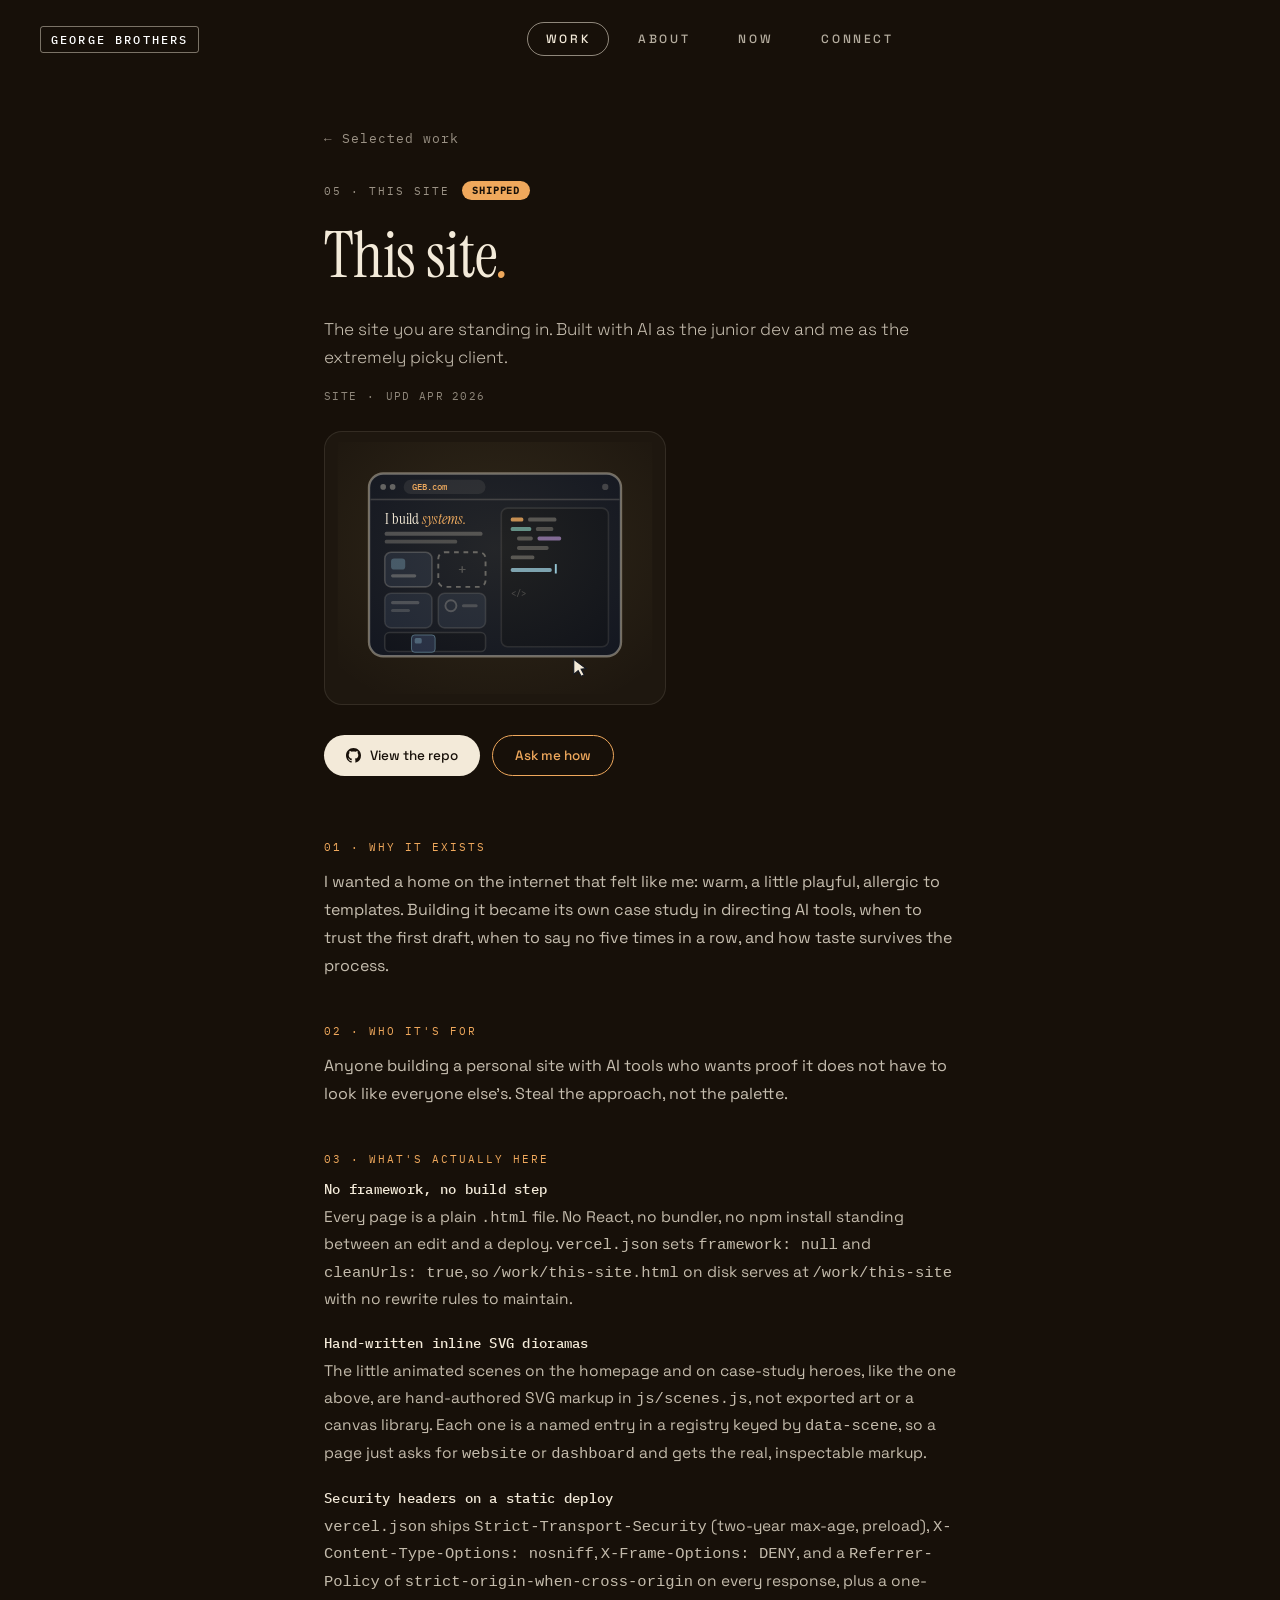
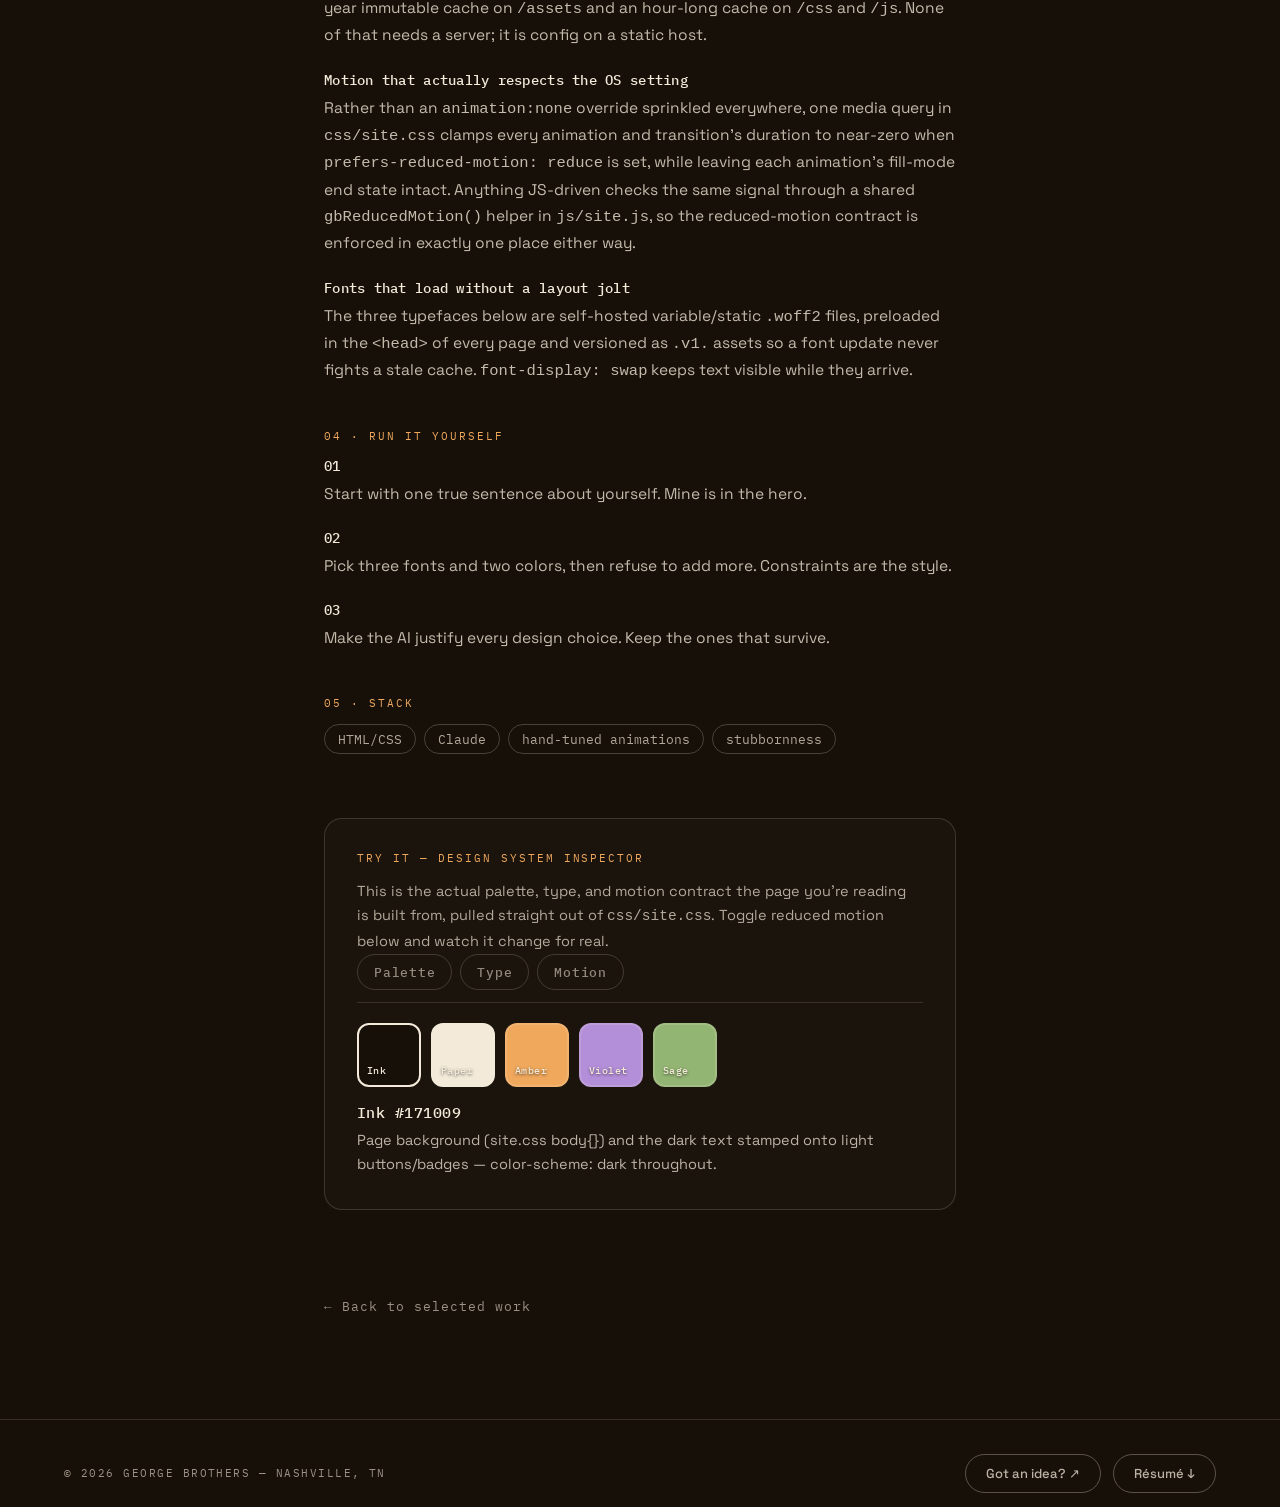
<file: work/this-site.html>
<!DOCTYPE html>
<html lang="en">
<head>
<meta charset="utf-8">
<meta name="viewport" content="width=device-width, initial-scale=1">
<title>This site — George Brothers</title>
<meta name="description" content="The site you are standing in. Built with AI as the junior dev and me as the extremely picky client: no framework, no build step, hand-written inline SVG dioramas, and a design system you can inspect below.">
<link rel="canonical" href="https://georgeellisbrothers.com/work/this-site">
<meta property="og:title" content="This site — George Brothers">
<meta property="og:description" content="The site you are standing in. Built with AI as the junior dev and me as the extremely picky client: no framework, no build step, hand-written inline SVG dioramas.">
<meta property="og:type" content="website">
<meta property="og:url" content="https://georgeellisbrothers.com/work/this-site">
<meta property="og:image" content="https://georgeellisbrothers.com/assets/og-card.v1.png">
<meta name="twitter:card" content="summary_large_image">
<meta name="twitter:title" content="This site — George Brothers">
<meta name="twitter:description" content="The site you are standing in. Built with AI as the junior dev and me as the extremely picky client: no framework, no build step, hand-written inline SVG dioramas.">
<meta name="twitter:image" content="https://georgeellisbrothers.com/assets/og-card.v1.png">
<link rel="icon" href="data:image/svg+xml,%3Csvg xmlns='http://www.w3.org/2000/svg' viewBox='0 0 32 32'%3E%3Crect width='32' height='32' rx='6' fill='%23171009'/%3E%3Ctext x='16' y='23' font-size='17' text-anchor='middle' fill='%23efa85c'%3E%E2%97%86%3C/text%3E%3C/svg%3E">
<link rel="preload" as="font" type="font/woff2" href="/assets/fonts/instrument-serif-400.v1.woff2" crossorigin>
<link rel="preload" as="font" type="font/woff2" href="/assets/fonts/space-grotesk-var.v1.woff2" crossorigin>
<link rel="preload" as="font" type="font/woff2" href="/assets/fonts/ibm-plex-mono-400.v1.woff2" crossorigin>
<link rel="stylesheet" href="/css/site.css">
<link rel="stylesheet" href="/css/scenes.css">
<link rel="stylesheet" href="/css/case.css">
<link rel="stylesheet" href="/css/demos/this-site.css">
<script type="application/ld+json">
{
  "@context": "https://schema.org",
  "@graph": [
    {
      "@type": "BreadcrumbList",
      "itemListElement": [
        { "@type": "ListItem", "position": 1, "name": "Work", "item": "https://georgeellisbrothers.com/work" },
        { "@type": "ListItem", "position": 2, "name": "This site", "item": "https://georgeellisbrothers.com/work/this-site" }
      ]
    },
    {
      "@type": "CreativeWork",
      "name": "This site",
      "description": "The site you are standing in. Built with AI as the junior dev and me as the extremely picky client. No framework, no build step, hand-written inline SVG dioramas, and a security-conscious static deploy.",
      "url": "https://georgeellisbrothers.com/work/this-site",
      "author": { "@type": "Person", "name": "George Brothers" },
      "codeRepository": "https://github.com/George-Brothers/personal-website",
      "keywords": ["static site", "no build step", "design system", "Vercel", "accessibility"]
    }
  ]
}
</script>
<script src="/js/site.js" defer></script>
<script src="/js/scenes.js" defer></script>
<script src="/js/demos/this-site.js" defer></script>
</head>
<body>
<a class="skip-link" href="#main">Skip to content</a>

<nav class="gb-nav" aria-label="Primary">
  <a href="/" class="gb-wordmark">GEORGE&nbsp;BROTHERS</a>
  <div class="nav-links">
    <a href="/work" aria-current="page">WORK</a>
    <a href="/about" class="hv-nav">ABOUT</a>
    <a href="/now" class="hv-nav">NOW</a>
    <a href="/connect" class="hv-nav">CONNECT</a>
  </div>
  <div class="gb-nav-right">
    <button type="button" class="nav-burger" aria-expanded="false" aria-controls="mobile-menu" aria-label="Menu">
      <span></span><span></span><span></span>
    </button>
  </div>
</nav>

<div id="mobile-menu" hidden>
  <button type="button" class="mobile-menu-close" aria-label="Close menu">&times;</button>
  <a href="/">Home</a>
  <a href="/work" aria-current="page">Work</a>
  <a href="/about">About</a>
  <a href="/now">Now</a>
  <a href="/connect">Connect</a>
</div>

<main id="main">
<div class="cs-root">

  <div class="cs-hero">
    <a class="cs-back" href="/work">← Selected work</a>

    <div class="cs-eyebrow">
      <span class="cs-num">05 · THIS SITE</span>
      <span class="cs-badge" style="background:#efa85c">SHIPPED</span>
    </div>

    <h1 class="cs-title">This site<span class="cs-dot">.</span></h1>

    <p class="cs-blurb">The site you are standing in. Built with AI as the junior dev and me as the extremely picky client.</p>

    <div class="cs-meta">
      <span>SITE</span><span>·</span><span>UPD APR 2026</span>
    </div>

    <div class="cs-art" aria-hidden="true">
      <div class="scn" data-scene="website" data-variant="full"></div>
    </div>

    <div class="cs-cta-row">
      <a class="cs-repo-btn hv-cta" href="https://github.com/George-Brothers/personal-website" target="_blank" rel="noopener noreferrer"><svg width="15" height="15" viewBox="0 0 24 24" fill="currentColor" aria-hidden="true"><path d="M12 0C5.37 0 0 5.37 0 12c0 5.31 3.435 9.795 8.205 11.385.6.105.825-.255.825-.57 0-.285-.015-1.23-.015-2.235-3.015.555-3.795-.735-4.035-1.41-.135-.345-.72-1.41-1.23-1.695-.42-.225-1.02-.78-.015-.795.945-.015 1.62.87 1.845 1.23 1.08 1.815 2.805 1.305 3.495.99.105-.78.42-1.305.765-1.605-2.67-.3-5.46-1.335-5.46-5.925 0-1.305.465-2.385 1.23-3.225-.12-.3-.54-1.53.12-3.18 0 0 1.005-.315 3.3 1.23.96-.27 1.98-.405 3-.405s2.04.135 3 .405c2.295-1.56 3.3-1.23 3.3-1.23.66 1.65.24 2.88.12 3.18.765.84 1.23 1.905 1.23 3.225 0 4.605-2.805 5.625-5.475 5.925.435.375.81 1.095.81 2.22 0 1.605-.015 2.895-.015 3.3 0 .315.225.69.825.57A12.02 12.02 0 0024 12c0-6.63-5.37-12-12-12z"></path></svg>View the repo</a>
      <a class="cs-cta" href="/connect">Ask me how</a>
    </div>
  </div>

  <section class="cs-sections" aria-label="Case study">

    <div class="cs-section">
      <div class="cs-label">01 · WHY IT EXISTS</div>
      <p class="cs-text">I wanted a home on the internet that felt like me: warm, a little playful, allergic to templates. Building it became its own case study in directing AI tools, when to trust the first draft, when to say no five times in a row, and how taste survives the process.</p>
    </div>

    <div class="cs-section">
      <div class="cs-label">02 · WHO IT'S FOR</div>
      <p class="cs-text">Anyone building a personal site with AI tools who wants proof it does not have to look like everyone else's. Steal the approach, not the palette.</p>
    </div>

    <div class="cs-section">
      <div class="cs-label">03 · WHAT'S ACTUALLY HERE</div>
      <div class="cs-points">
        <div class="cs-point">
          <span class="cs-point-k">No framework, no build step</span>
          <p class="cs-point-t">Every page is a plain <code>.html</code> file. No React, no bundler, no npm install standing between an edit and a deploy. <code>vercel.json</code> sets <code>framework: null</code> and <code>cleanUrls: true</code>, so <code>/work/this-site.html</code> on disk serves at <code>/work/this-site</code> with no rewrite rules to maintain.</p>
        </div>
        <div class="cs-point">
          <span class="cs-point-k">Hand-written inline SVG dioramas</span>
          <p class="cs-point-t">The little animated scenes on the homepage and on case-study heroes, like the one above, are hand-authored SVG markup in <code>js/scenes.js</code>, not exported art or a canvas library. Each one is a named entry in a registry keyed by <code>data-scene</code>, so a page just asks for <code>website</code> or <code>dashboard</code> and gets the real, inspectable markup.</p>
        </div>
        <div class="cs-point">
          <span class="cs-point-k">Security headers on a static deploy</span>
          <p class="cs-point-t"><code>vercel.json</code> ships <code>Strict-Transport-Security</code> (two-year max-age, preload), <code>X-Content-Type-Options: nosniff</code>, <code>X-Frame-Options: DENY</code>, and a <code>Referrer-Policy</code> of <code>strict-origin-when-cross-origin</code> on every response, plus a one-year immutable cache on <code>/assets</code> and an hour-long cache on <code>/css</code> and <code>/js</code>. None of that needs a server; it is config on a static host.</p>
        </div>
        <div class="cs-point">
          <span class="cs-point-k">Motion that actually respects the OS setting</span>
          <p class="cs-point-t">Rather than an <code>animation:none</code> override sprinkled everywhere, one media query in <code>css/site.css</code> clamps every animation and transition's duration to near-zero when <code>prefers-reduced-motion: reduce</code> is set, while leaving each animation's fill-mode end state intact. Anything JS-driven checks the same signal through a shared <code>gbReducedMotion()</code> helper in <code>js/site.js</code>, so the reduced-motion contract is enforced in exactly one place either way.</p>
        </div>
        <div class="cs-point">
          <span class="cs-point-k">Fonts that load without a layout jolt</span>
          <p class="cs-point-t">The three typefaces below are self-hosted variable/static <code>.woff2</code> files, preloaded in the <code>&lt;head&gt;</code> of every page and versioned as <code>.v1.</code> assets so a font update never fights a stale cache. <code>font-display: swap</code> keeps text visible while they arrive.</p>
        </div>
      </div>
    </div>

    <div class="cs-section">
      <div class="cs-label">04 · RUN IT YOURSELF</div>
      <div class="cs-points">
        <div class="cs-point">
          <span class="cs-point-k">01</span>
          <p class="cs-point-t">Start with one true sentence about yourself. Mine is in the hero.</p>
        </div>
        <div class="cs-point">
          <span class="cs-point-k">02</span>
          <p class="cs-point-t">Pick three fonts and two colors, then refuse to add more. Constraints are the style.</p>
        </div>
        <div class="cs-point">
          <span class="cs-point-k">03</span>
          <p class="cs-point-t">Make the AI justify every design choice. Keep the ones that survive.</p>
        </div>
      </div>
    </div>

    <div class="cs-section">
      <div class="cs-label">05 · STACK</div>
      <div class="cs-stack">
        <span class="cs-tok">HTML/CSS</span>
        <span class="cs-tok">Claude</span>
        <span class="cs-tok">hand-tuned animations</span>
        <span class="cs-tok">stubbornness</span>
      </div>
    </div>

  </section>

  <section id="demo" class="case-demo" aria-labelledby="demo-heading">
    <div class="cs-label" id="demo-heading">TRY IT — DESIGN SYSTEM INSPECTOR</div>
    <p class="cs-demo-intro">This is the actual palette, type, and motion contract the page you're reading is built from, pulled straight out of <code>css/site.css</code>. Toggle reduced motion below and watch it change for real.</p>

    <div data-demo="this-site">
      <div data-demo-fallback>
        <p class="cs-text"><strong>Palette</strong><br>
        Ink <code>#171009</code> · Paper <code>#f3ead9</code> · Amber <code>#efa85c</code> · Violet <code>#b48fd9</code> · Sage <code>#93b573</code></p>
        <p class="cs-text"><strong>Type</strong><br>
        Instrument Serif — headings<br>
        Space Grotesk — body text<br>
        IBM Plex Mono — labels and mono UI</p>
        <p class="cs-text"><strong>Motion</strong><br>
        Every animation and transition on this site is clamped to near-zero duration when your system's <code>prefers-reduced-motion</code> is set to reduce, via a single media query in <code>css/site.css</code>. It is not opt-in here; it is already respecting your OS setting right now.</p>
        <p class="cs-text" style="color:rgba(243,234,217,.55);font-size:13px">Turn on JavaScript to toggle swatches, typefaces, and a live reduced-motion demonstration yourself.</p>
      </div>
    </div>
  </section>

  <div class="cs-footer-cta">
    <a class="cs-back" href="/work">← Back to selected work</a>
  </div>

</div>
</main>

<footer class="gb-footer">
  <span class="gb-copyright">© 2026 GEORGE BROTHERS — NASHVILLE, TN</span>
  <div class="gb-footer-links">
    <a href="/work#ideas" class="hv-pill hv-pill-glow">Got an idea? ↗</a>
    <a href="/assets/george-brothers-resume.pdf" download class="hv-pill">Résumé ↓</a>
  </div>
</footer>

</body>
</html>
</file>
<file: css/site.css>
/* ============================================================
   George Brothers — site.css
   Shared chrome + resets for all pages. Page-specific styles
   (art, keyframes, layout) stay in each page's own <style> block.
   ============================================================ */

/* ===== self-hosted fonts (latin subsets; CJK glyphs fall through to system fonts) ===== */
@font-face{font-family:'Instrument Serif';font-style:normal;font-weight:400;font-display:swap;src:url('/assets/fonts/instrument-serif-400.v1.woff2') format('woff2')}
@font-face{font-family:'Instrument Serif';font-style:italic;font-weight:400;font-display:swap;src:url('/assets/fonts/instrument-serif-italic.v1.woff2') format('woff2')}
@font-face{font-family:'Space Grotesk';font-style:normal;font-weight:300 700;font-display:swap;src:url('/assets/fonts/space-grotesk-var.v1.woff2') format('woff2')}
@font-face{font-family:'IBM Plex Mono';font-style:normal;font-weight:400;font-display:swap;src:url('/assets/fonts/ibm-plex-mono-400.v1.woff2') format('woff2')}
@font-face{font-family:'IBM Plex Mono';font-style:normal;font-weight:500;font-display:swap;src:url('/assets/fonts/ibm-plex-mono-500.v1.woff2') format('woff2')}
@font-face{font-family:'IBM Plex Mono';font-style:italic;font-weight:400;font-display:swap;src:url('/assets/fonts/ibm-plex-mono-italic.v1.woff2') format('woff2')}

html{color-scheme:dark}
body{margin:0;background:#171009;font-family:'Space Grotesk',sans-serif}
/* clip (not hidden): kills stray horizontal overflow on mobile without
   creating a scroll container, so position:sticky keeps working */
html,body{overflow-x:clip}
/* Inline display styles (style="display:flex" etc.) beat the UA's
   [hidden]{display:none} rule — enforce it so hidden always wins. */
[hidden]{display:none !important}
a{color:inherit;text-decoration:none}
a:hover{color:inherit}

/* Button reset — converted <a onClick> -> <button> keeps looking identical */
button{font:inherit;color:inherit;background:none;border:none;padding:0;text-align:inherit;cursor:pointer}

/* Focus visibility */
:focus-visible{outline:2px solid #efa85c;outline-offset:3px}
:focus:not(:focus-visible){outline:none}

/* Skip link — visually hidden until focused */
.skip-link{position:absolute;left:16px;top:-52px;z-index:100;background:#f3ead9;color:#171009;font:500 13px 'Space Grotesk',sans-serif;padding:10px 18px;border-radius:0 0 10px 10px;transition:top .2s}
.skip-link:focus{top:0}

/* ===== shared keyframes ===== */
@keyframes pdot{0%,100%{opacity:1;transform:scale(1)}50%{opacity:.35;transform:scale(.75)}}
@keyframes tickfade{0%{opacity:0;transform:translateY(6px)}14%{opacity:1;transform:translateY(0)}86%{opacity:1}100%{opacity:0;transform:translateY(-6px)}}
@keyframes fadeup{0%{opacity:0;transform:translateY(16px)}100%{opacity:1;transform:translateY(0)}}

/* ============================================================
   Canonical nav (.gb-nav) — donor: Work.dc.html
   ============================================================ */
.gb-nav{display:flex;align-items:center;justify-content:space-between;gap:12px;padding:22px 40px;position:relative;z-index:3}

.gb-wordmark{font:500 12px 'IBM Plex Mono',monospace;letter-spacing:.18em;border:1px solid rgba(243,234,217,.45);padding:5px 10px;border-radius:3px;cursor:pointer}

.nav-links{display:flex;gap:10px;font:500 12px 'Space Grotesk',sans-serif;letter-spacing:.22em;color:rgba(243,234,217,.72)}
.nav-links a{padding:8px 18px;border:1px solid transparent;border-radius:999px;transition:color .3s,border-color .3s;cursor:pointer}
.nav-links a[aria-current="page"]{border-color:rgba(243,234,217,.55);color:#f3ead9;cursor:default}

.gb-nav-right{display:flex;align-items:center;gap:14px}

.gb-status{display:flex;align-items:center;gap:8px;font:400 11px 'IBM Plex Mono',monospace;letter-spacing:.14em;color:rgba(243,234,217,.65);white-space:nowrap}
.gb-status .pdot{width:7px;height:7px;border-radius:50%;background:#e8913f;animation:pdot 2.4s ease-in-out infinite}
#ticker-word{display:inline-block;color:#efa85c;animation:tickfade 2.8s ease-in-out infinite}
#nash-time{display:inline-block;color:#efa85c}

.nav-burger{display:none;place-items:center;gap:4px;width:40px;height:40px;border:1px solid rgba(243,234,217,.4);border-radius:10px;cursor:pointer;grid-template-rows:repeat(3,2px);align-content:center}
.nav-burger span{width:16px;height:2px;background:#f3ead9;border-radius:2px;display:block}

@media (max-width:900px){
  .nav-links{display:none}
  .nav-burger{display:grid}
  .gb-nav,.gb-footer{padding-left:clamp(18px,4.5vw,64px);padding-right:clamp(18px,4.5vw,64px)}
}
/* The nowrap ticker ("NASHVILLE — AUTOMATING THE BORING PARTS") can exceed
   a phone's width and force horizontal overflow — hide it on small screens */
@media (max-width:640px){
  .gb-status{display:none}
}

/* ============================================================
   Mobile menu (#mobile-menu) — full-screen overlay
   JS toggles: remove [hidden] then add .open (next frame) to open;
   remove .open then set [hidden] after the fade to close.
   ============================================================ */
#mobile-menu{position:fixed;inset:0;z-index:80;background:rgba(23,16,9,.97);flex-direction:column;align-items:center;justify-content:center;gap:26px;opacity:0;pointer-events:none;transition:opacity .3s ease}
#mobile-menu[hidden]{display:none}
#mobile-menu:not([hidden]){display:flex}
#mobile-menu.open{opacity:1;pointer-events:auto}
.mobile-menu-close{position:absolute;top:26px;right:26px;font:400 26px 'Space Grotesk',sans-serif;color:rgba(243,234,217,.7);cursor:pointer;transition:color .3s}
.mobile-menu-close:hover,.mobile-menu-close:focus-visible{color:#f3ead9}
#mobile-menu a{font:400 34px 'Instrument Serif',serif;color:#f3ead9}
#mobile-menu a[aria-current="page"]{color:#efa85c}

/* ============================================================
   Canonical footer (.gb-footer) — donor: Connect/Now shape
   ============================================================ */
.gb-footer{border-top:1px solid rgba(243,234,217,.14);padding:34px 64px;display:flex;justify-content:space-between;align-items:center;flex-wrap:wrap;gap:14px}
.gb-copyright{font:400 10.5px 'IBM Plex Mono',monospace;letter-spacing:.14em;color:rgba(243,234,217,.6)}
.gb-footer-links{display:flex;gap:12px;align-items:center;flex-wrap:wrap}
.gb-footer-links a{font:500 13px 'Space Grotesk',sans-serif;color:rgba(243,234,217,.75);border:1px solid rgba(243,234,217,.3);border-radius:999px;padding:10px 20px;cursor:pointer;transition:border-color .3s,color .3s,box-shadow .3s}

/* ============================================================
   Shared hover classes (style-hover conversion targets)
   Payloads kept verbatim (incl. !important) per the source
   runtime's createPseudoSheet semantics — see spec §2.3.
   ============================================================ */
.hv-nav:hover,.hv-nav:focus-visible{color:#f3ead9 !important;border-color:rgba(243,234,217,.55) !important}
.hv-pill:hover,.hv-pill:focus-visible{border-color:#efa85c !important;color:#efa85c !important}
.hv-pill-glow:hover,.hv-pill-glow:focus-visible{box-shadow:0 0 18px rgba(239,168,92,.38) !important}
.hv-cta:hover,.hv-cta:focus-visible{background:#efa85c !important}

/* ============================================================
   Reduced motion — duration-clamp (not animation:none) so
   fill-mode end states still apply.
   ============================================================ */
@media (prefers-reduced-motion: reduce){
  *{animation-duration:.01ms !important;animation-iteration-count:1 !important;transition:none !important}
}
</file>
<file: css/scenes.css>
/* ============================================================
   George Brothers — scenes.css
   Living-diorama card illustrations, shared by index + work.
   Each scene is an inline SVG injected by /js/scenes.js into a
   [data-scene] host. Grammar:
     idle     — ambient-only motion (always running)
     .play    — narrative loop (hover/focus; permanent on touch)
     .dtl     — background detail, hidden when data-variant="mini"
   All motion is transform/opacity (plus a few tiny fill fades).
   Narrative anims share one clock (--scnT) and 0% == 100% ==
   rest pose, so adding/removing .play never snaps.
   NOTE: rules like `.gd-d2{animation-delay:…}` must stay AFTER
   the rule that sets the animation shorthand (shorthand resets
   delay to 0; the later rule re-applies it).
   ============================================================ */

.scn-host{--scnT:4.4s;position:relative}
.scn-host[data-variant="mini"]{--scnT:3.4s}
.scn-host[data-variant="mini"] .dtl{display:none}
.scn-host[data-variant="mini"] .ws-page{transform:translate(24px,0)}
.scn-host svg{width:100%;height:100%;display:block}
.wf-art.scn-host svg{width:200px;height:160px}
.scn-host svg *{transform-box:fill-box}
.scn-host text{font-family:'IBM Plex Mono',monospace;font-weight:500}
.scn-host text.tserif{font-family:'Instrument Serif',serif;font-weight:400}

/* warm hover wash — replaces the old rainbow/saturate hover */
.scn-host .warm{opacity:0;transition:opacity .8s ease}
.scn-host.play .warm{opacity:1}

/* loop clock — lets JS end the loop only at an iteration boundary */
.scn-host.play .scn-clock{animation:scn-clock var(--scnT) linear infinite}
@keyframes scn-clock{0%{opacity:0}100%{opacity:.01}}

/* ============================================================
   1 · garden — Chief of Learning
   ============================================================ */
/* idle */
.gd-rays{animation:gd-rays 60s linear infinite;transform-origin:center}
@keyframes gd-rays{to{transform:rotate(360deg)}}
.gd-cloud{animation:gd-cloud 26s ease-in-out infinite alternate}
@keyframes gd-cloud{from{transform:translateX(0)}to{transform:translateX(18px)}}
.gd-fly{animation:gd-fly 11s ease-in-out infinite}
@keyframes gd-fly{0%,100%{transform:translate(0,0)}25%{transform:translate(-13px,-9px)}50%{transform:translate(-22px,1px)}75%{transform:translate(-9px,7px)}}
.gd-wingL{animation:gd-flap .9s ease-in-out infinite alternate;transform-origin:right center}
.gd-wingR{animation:gd-flap .9s ease-in-out infinite alternate;transform-origin:left center}
@keyframes gd-flap{from{transform:scaleX(1)}to{transform:scaleX(.3)}}
.gd-sw1{animation:gd-sway 3.6s ease-in-out infinite alternate;transform-origin:center bottom}
.gd-sw2{animation:gd-sway 4.3s ease-in-out infinite alternate;transform-origin:center bottom}
.gd-sw3{animation:gd-sway 3.9s ease-in-out infinite alternate;transform-origin:center bottom}
@keyframes gd-sway{from{transform:rotate(-2deg)}to{transform:rotate(2deg)}}
.gd-body{animation:gd-breathe 3.8s ease-in-out infinite alternate;transform-origin:center bottom}
@keyframes gd-breathe{from{transform:scaleY(1)}to{transform:scaleY(1.014)}}
/* narrative */
.scn-host.play .gd-arm{animation:gd-arm var(--scnT) ease-in-out infinite;transform-origin:left center}
@keyframes gd-arm{0%,8%{transform:rotate(0deg)}16%,72%{transform:rotate(-18deg)}84%,100%{transform:rotate(0deg)}}
.scn-host.play .gd-can{animation:gd-can var(--scnT) ease-in-out infinite;transform-origin:left center}
@keyframes gd-can{0%,16%{transform:rotate(0deg)}23%,58%{transform:rotate(34deg)}68%,100%{transform:rotate(0deg)}}
.scn-host.play .gd-dropx{animation:gd-dropx var(--scnT) linear infinite}
@keyframes gd-dropx{0%,26%{transform:translateX(0);opacity:0}27%{opacity:1}32%{transform:translateX(2.5px);opacity:1}32.6%{opacity:0}33%{transform:translateX(0)}34%{opacity:1}39%{transform:translateX(2.5px);opacity:1}39.6%{opacity:0}40%{transform:translateX(0)}41%{opacity:1}46%{transform:translateX(2.5px);opacity:1}46.6%{opacity:0}47%,100%{transform:translateX(0);opacity:0}}
.scn-host.play .gd-dropy{animation:gd-dropy var(--scnT) linear infinite}
@keyframes gd-dropy{0%,26%{transform:translateY(0);animation-timing-function:cubic-bezier(.5,0,1,1)}32%{transform:translateY(17px)}33%{transform:translateY(0);animation-timing-function:cubic-bezier(.5,0,1,1)}39%{transform:translateY(17px)}40%{transform:translateY(0);animation-timing-function:cubic-bezier(.5,0,1,1)}46%{transform:translateY(17px)}47%,100%{transform:translateY(0)}}
.scn-host.play .gd-d2{animation-delay:calc(var(--scnT)*.04)}
.scn-host.play .gd-d3{animation-delay:calc(var(--scnT)*.08)}
.scn-host.play .gd-wet{animation:gd-wet var(--scnT) ease-in-out infinite}
@keyframes gd-wet{0%,30%{opacity:0}40%,74%{opacity:.75}90%,100%{opacity:0}}
.scn-host.play .gd-grow{animation:gd-grow var(--scnT) ease-in-out infinite;transform-origin:center bottom}
@keyframes gd-grow{0%,30%{transform:scale(.28);animation-timing-function:cubic-bezier(.3,1.25,.5,1)}48%,84%{transform:scale(1)}96%,100%{transform:scale(.28)}}
.scn-host.play .gd-bud{animation:gd-bud var(--scnT) ease-in-out infinite;transform-origin:center}
@keyframes gd-bud{0%,50%{transform:scale(0);opacity:0}58%{transform:scale(1.15);opacity:1}62%,80%{transform:scale(1);opacity:1}90%,100%{transform:scale(0);opacity:0}}
.scn-host.play .gd-gl1{animation:gd-glyph var(--scnT) ease-in-out infinite}
.scn-host.play .gd-gl2{animation:gd-glyph var(--scnT) ease-in-out calc(var(--scnT)*.055) infinite}
.scn-host.play .gd-gl3{animation:gd-glyph var(--scnT) ease-in-out calc(var(--scnT)*.11) infinite}
.scn-host.play .gd-gl4{animation:gd-glyph var(--scnT) ease-in-out calc(var(--scnT)*.165) infinite}
@keyframes gd-glyph{0%,44%{fill:rgba(243,234,217,.5)}50%,62%{fill:#efd98a}72%,100%{fill:rgba(243,234,217,.5)}}
.scn-host.play .gd-dot1{animation:gd-dot var(--scnT) ease-in-out infinite}
.scn-host.play .gd-dot2{animation:gd-dot var(--scnT) ease-in-out calc(var(--scnT)*.055) infinite}
.scn-host.play .gd-dot3{animation:gd-dot var(--scnT) ease-in-out calc(var(--scnT)*.11) infinite}
.scn-host.play .gd-dot4{animation:gd-dot var(--scnT) ease-in-out calc(var(--scnT)*.165) infinite}
@keyframes gd-dot{0%,44%{opacity:0}50%,62%{opacity:.22}72%,100%{opacity:0}}
.scn-host.play .gd-spark{animation:gd-spark var(--scnT) ease-in-out infinite;transform-origin:center}
@keyframes gd-spark{0%,52%{transform:scale(0);opacity:0}58%{transform:scale(1.15);opacity:1}62%{transform:scale(1);opacity:1}70%,100%{transform:scale(.2);opacity:0}}

/* ============================================================
   2 · dashboard — Dashboard Pro Max
   ============================================================ */
/* idle */
.db-bob{animation:db-bob 2.6s ease-in-out infinite alternate}
@keyframes db-bob{from{transform:translateY(0)}to{transform:translateY(-3px)}}
.db-halo{animation:db-halo 3s ease-in-out infinite alternate}
@keyframes db-halo{from{opacity:.15}to{opacity:.32}}
.db-steam{animation:db-steam 3.2s ease-in-out infinite}
.db-steam.s2{animation-delay:-1.6s}
@keyframes db-steam{0%{transform:translateY(0);opacity:0}25%{opacity:.5}100%{transform:translateY(-7px);opacity:0}}
.db-led1{animation:db-led1 2.4s ease-in-out infinite alternate}
@keyframes db-led1{from{opacity:.25}to{opacity:1}}
.db-hand{animation:db-hand 30s linear infinite;transform-origin:center bottom}
@keyframes db-hand{to{transform:rotate(360deg)}}
/* narrative */
.scn-host.play .db-orbmove{animation:db-orbmove var(--scnT) ease-in-out infinite}
@keyframes db-orbmove{0%,4%{transform:translate(0,0)}14%,28%{transform:translate(72px,56px)}40%,46%{transform:translate(40px,16px)}52%{transform:translate(40px,11px)}57%{transform:translate(40px,16px)}72%,100%{transform:translate(0,0)}}
.scn-host.play .db-scan{animation:db-scan var(--scnT) linear infinite}
@keyframes db-scan{0%,8%{transform:translateX(0);opacity:0}10%{opacity:.5}22%{transform:translateX(118px);opacity:.5}24%{opacity:0}25%,100%{transform:translateX(0);opacity:0}}
.scn-host.play .db-tileb{animation:db-tileb var(--scnT) ease-in-out infinite;transform-origin:center}
@keyframes db-tileb{0%,20%{transform:translate(0,0) rotate(4deg) scale(1);opacity:1}26%,30%{transform:translate(0,-3px) rotate(0deg) scale(1.05);opacity:1}42%{transform:translate(-32px,-49px) rotate(0deg) scale(1.05)}46%,84%{transform:translate(-32px,-46px) rotate(0deg) scale(1);opacity:1}88%{transform:translate(-32px,-46px) rotate(0deg) scale(1);opacity:0}89%{transform:translate(0,0) rotate(4deg) scale(1);opacity:0}94%,100%{transform:translate(0,0) rotate(4deg) scale(1);opacity:1}}
.scn-host.play .db-plus{animation:db-plus var(--scnT) linear infinite}
@keyframes db-plus{0%,26%{opacity:.25}34%,90%{opacity:0}96%,100%{opacity:.25}}
.scn-host.play .db-flash{animation:db-flash var(--scnT) ease-in-out infinite}
@keyframes db-flash{0%,40%{opacity:0}46%{opacity:.9}60%,100%{opacity:0}}
.scn-host.play .db-bar1{animation:db-bar1 var(--scnT) ease-in-out infinite;transform-origin:center bottom}
@keyframes db-bar1{0%,44%{transform:scaleY(.45)}52%{transform:scaleY(1)}56%,86%{transform:scaleY(.92)}92%,100%{transform:scaleY(.45)}}
.scn-host.play .db-bar2{animation:db-bar2 var(--scnT) ease-in-out infinite;transform-origin:center bottom}
@keyframes db-bar2{0%,46%{transform:scaleY(.85)}56%,86%{transform:scaleY(.5)}92%,100%{transform:scaleY(.85)}}
.scn-host.play .db-bar3{animation:db-bar3 var(--scnT) ease-in-out infinite;transform-origin:center bottom}
@keyframes db-bar3{0%,48%{transform:scaleY(.6)}56%{transform:scaleY(1.1)}60%,86%{transform:scaleY(1.02)}92%,100%{transform:scaleY(.6)}}
.scn-host.play .db-prog{animation:db-prog var(--scnT) ease-in-out infinite;transform-origin:left center}
@keyframes db-prog{0%,46%{transform:scaleX(.3)}58%,86%{transform:scaleX(.82)}92%,100%{transform:scaleX(.3)}}
.scn-host.play .db-led2{animation:db-led2 var(--scnT) linear infinite}
@keyframes db-led2{0%,48%{fill:rgba(243,234,217,.18)}52%,86%{fill:#8fbf7f}92%,100%{fill:rgba(243,234,217,.18)}}
.scn-host.play .db-ping{animation:db-ping var(--scnT) ease-out infinite;transform-origin:center}
@keyframes db-ping{0%,50%{transform:scale(.4);opacity:0}52%{opacity:.7}64%,100%{transform:scale(2.6);opacity:0}}
.scn-host.play .db-pulse{animation:db-pulse var(--scnT) ease-out infinite}
@keyframes db-pulse{0%,58%{transform:translateY(0);opacity:0}62%{opacity:1}68%,100%{transform:translateY(-8px);opacity:0}}
.scn-host.play .db-veil{animation:db-veil var(--scnT) ease-in-out infinite}
@keyframes db-veil{0%,82%{opacity:0}88%,94%{opacity:.55}100%{opacity:0}}

/* ============================================================
   3 · guidebook — AI for Beginners
   ============================================================ */
/* idle */
.bk-cone{animation:bk-flicker 4s ease-in-out infinite alternate}
@keyframes bk-flicker{from{opacity:.5}to{opacity:.6}}
.bk-mote1{animation:bk-mote 5.5s linear infinite}
.bk-mote2{animation:bk-mote 7s linear infinite;animation-delay:-3s}
@keyframes bk-mote{0%{transform:translateY(0);opacity:0}20%{opacity:.55}80%{opacity:.4}100%{transform:translateY(-16px);opacity:0}}
.bk-led{animation:bk-breathe 2.8s ease-in-out infinite alternate}
@keyframes bk-breathe{from{opacity:.45}to{opacity:1}}
.bk-leg1{animation:bk-swing 2.6s ease-in-out infinite alternate;transform-origin:center top}
.bk-leg2{animation:bk-swing 2.6s ease-in-out infinite alternate;animation-delay:-1.3s;transform-origin:center top}
@keyframes bk-swing{from{transform:rotate(-5deg)}to{transform:rotate(5deg)}}
.bk-corner{animation:bk-corner 3.2s ease-in-out infinite alternate;transform-origin:left bottom}
@keyframes bk-corner{from{transform:rotate(0deg)}to{transform:rotate(-8deg)}}
/* narrative */
.scn-host.play .bk-lean{animation:bk-lean var(--scnT) ease-in-out infinite;transform-origin:center bottom}
@keyframes bk-lean{0%,4%{transform:rotate(0deg)}12%,62%{transform:rotate(3.5deg)}74%,100%{transform:rotate(0deg)}}
.scn-host.play .bk-arm{animation:bk-arm var(--scnT) ease-in-out infinite;transform-origin:left center}
@keyframes bk-arm{0%,4%{transform:rotate(0deg)}12%,24%{transform:rotate(-9deg)}34%,100%{transform:rotate(0deg)}}
.scn-host.play .bk-flip{animation:bk-flip var(--scnT) ease-in-out infinite;transform-origin:left center}
@keyframes bk-flip{0%,10%{transform:scaleX(1);opacity:0}11%,12%{transform:scaleX(1);opacity:1}26%,84%{transform:scaleX(-.94);opacity:1}90%{transform:scaleX(-.94);opacity:0}91%,100%{transform:scaleX(1);opacity:0}}
.scn-host.play .bk-diag{animation:bk-diag var(--scnT) ease-in-out infinite}
@keyframes bk-diag{0%,24%{opacity:0}30%,80%{opacity:1}88%,100%{opacity:0}}
.scn-host.play .bk-ideax{animation:bk-ideax var(--scnT) linear infinite}
@keyframes bk-ideax{0%,32%{transform:translateX(0);opacity:0}34%{opacity:1}52%{transform:translateX(36px);opacity:1}54%,100%{transform:translateX(36px);opacity:0}}
.scn-host.play .bk-ideay{animation:bk-ideay var(--scnT) linear infinite}
@keyframes bk-ideay{0%,32%{transform:translateY(0);animation-timing-function:cubic-bezier(.2,.7,.4,1)}40%{transform:translateY(-24px);animation-timing-function:cubic-bezier(.5,0,.8,.4)}52%,54%{transform:translateY(-10px)}55%,100%{transform:translateY(0)}}
.scn-host.play .bk-hop{animation:bk-hop var(--scnT) ease-in-out infinite;transform-origin:center bottom}
@keyframes bk-hop{0%,52%{transform:translateY(0) scale(1)}55%{transform:translateY(-4px) scale(1)}58%{transform:translateY(0) scale(1.07,.93)}61%,100%{transform:translateY(0) scale(1)}}
.scn-host.play .bk-led{animation:bk-led var(--scnT) linear infinite}
@keyframes bk-led{0%,52%{fill:rgba(243,234,217,.25)}56%,74%{fill:#efd98a}82%,100%{fill:rgba(243,234,217,.25)}}
.scn-host.play .bk-ledhalo{animation:bk-ledhalo var(--scnT) ease-in-out infinite}
@keyframes bk-ledhalo{0%,52%{opacity:0}56%,74%{opacity:.6}82%,100%{opacity:0}}
.scn-host.play .bk-chest{animation:bk-ledhalo var(--scnT) ease-in-out infinite}
.scn-host.play .bk-bang{animation:bk-bang var(--scnT) ease-in-out infinite;transform-origin:center bottom}
@keyframes bk-bang{0%,54%{transform:scale(.4);opacity:0}58%{transform:scale(1.15);opacity:1}62%,76%{transform:scale(1);opacity:1}84%,100%{transform:scale(.4);opacity:0}}
.scn-host.play .bk-cone{animation:bk-cone var(--scnT) ease-in-out infinite}
@keyframes bk-cone{0%,54%{opacity:.5}62%,78%{opacity:.85}90%,100%{opacity:.5}}

/* ============================================================
   4 · website — This Site
   ============================================================ */
/* idle */
.ws-ccaret{animation:ws-caret 1s steps(1) infinite}
@keyframes ws-caret{0%,49%{opacity:1}50%,100%{opacity:0}}
.ws-type{animation:ws-typing 3.6s ease-out infinite;transform-origin:left center}
@keyframes ws-typing{0%{transform:scaleX(.15)}30%{transform:scaleX(.55)}45%{transform:scaleX(.55)}75%,88%{transform:scaleX(1)}100%{transform:scaleX(.15)}}
.ws-chipbob{animation:ws-chipbob 3s ease-in-out infinite alternate}
.scn-host.play .ws-chipbob{animation:none}
@keyframes ws-chipbob{from{transform:translateY(0)}to{transform:translateY(-1.2px)}}
/* narrative */
.scn-host.play .ws-cur{animation:ws-cur var(--scnT) ease-in-out infinite}
@keyframes ws-cur{0%,6%{transform:translate(0,0) scale(1)}16%,19%{transform:translate(-95px,-12px) scale(1)}21%{transform:translate(-95px,-12px) scale(.85)}24%{transform:translate(-95px,-12px) scale(1)}26%{transform:translate(-95px,-12px) scale(1)}40%,50%{transform:translate(-71px,-57px) scale(1)}62%,78%{transform:translate(0,0) scale(1)}100%{transform:translate(0,0) scale(1)}}
.scn-host.play .ws-ring{animation:ws-ring var(--scnT) ease-out infinite;transform-origin:center}
@keyframes ws-ring{0%,18%{transform:scale(.4);opacity:0}21%{transform:scale(1);opacity:.8}28%,100%{transform:scale(1.9);opacity:0}}
.scn-host.play .ws-chip{animation:ws-chip var(--scnT) ease-in-out infinite;transform-origin:top left}
@keyframes ws-chip{0%,18%{transform:translate(0,0) scale(.5) rotate(0deg);opacity:1}24%,26%{transform:translate(0,-4px) scale(.55) rotate(0deg);opacity:1}34%{transform:translate(6px,-32px) scale(.8) rotate(-2.5deg)}40%{transform:translate(17px,-53px) scale(1) rotate(0deg)}45%,84%{transform:translate(17px,-51px) scale(1) rotate(0deg);opacity:1}88%{transform:translate(17px,-51px) scale(1) rotate(0deg);opacity:0}89%{transform:translate(0,0) scale(.5) rotate(0deg);opacity:0}94%,100%{transform:translate(0,0) scale(.5) rotate(0deg);opacity:1}}
.scn-host.play .ws-slot{animation:ws-slot var(--scnT) linear infinite}
@keyframes ws-slot{0%,40%{opacity:1}46%,88%{opacity:0}94%,100%{opacity:1}}
.scn-host.play .ws-plus{animation:ws-plus var(--scnT) linear infinite}
@keyframes ws-plus{0%,36%{opacity:.25}42%,90%{opacity:0}96%,100%{opacity:.25}}
.scn-host.play .ws-flash{animation:ws-flash var(--scnT) ease-in-out infinite}
@keyframes ws-flash{0%,40%{opacity:0}46%{opacity:.9}62%,100%{opacity:0}}
.scn-host.play .ws-led{animation:ws-led var(--scnT) linear infinite}
@keyframes ws-led{0%,46%{fill:rgba(243,234,217,.2)}50%,84%{fill:#8fbf7f}92%,100%{fill:rgba(243,234,217,.2)}}
.scn-host.play .ws-ping{animation:ws-ping var(--scnT) ease-out infinite;transform-origin:center}
@keyframes ws-ping{0%,50%{transform:scale(.5);opacity:0}52%{opacity:.8}62%,100%{transform:scale(2.4);opacity:0}}
.scn-host.play .ws-cl1{animation:ws-cl var(--scnT) ease-out infinite;transform-origin:left center}
.scn-host.play .ws-cl2{animation:ws-cl var(--scnT) ease-out calc(var(--scnT)*.03) infinite;transform-origin:left center}
@keyframes ws-cl{0%,44%{transform:scaleX(0)}50%,84%{transform:scaleX(1)}90%,100%{transform:scaleX(0)}}
.scn-host.play .ws-pill{animation:ws-pill var(--scnT) ease-in-out infinite;transform-origin:center}
@keyframes ws-pill{0%,48%{transform:scale(.6);opacity:0}54%{transform:scale(1.1);opacity:1}58%,80%{transform:scale(1);opacity:1}88%,100%{transform:scale(.6);opacity:0}}
.scn-host.play .ws-prog{animation:ws-prog var(--scnT) linear infinite;transform-origin:left center}
@keyframes ws-prog{0%,82%{transform:scaleX(0);opacity:0}84%{opacity:1}92%{transform:scaleX(1);opacity:1}94%,100%{transform:scaleX(1);opacity:0}}
.scn-host.play .ws-veil{animation:ws-veil var(--scnT) ease-in-out infinite}
@keyframes ws-veil{0%,82%{opacity:0}88%,94%{opacity:.5}100%{opacity:0}}

/* ============================================================
   5 · lab — Coming Soon
   ============================================================ */
/* idle */
.lb-steam1{animation:lb-steam 3.4s linear infinite}
.lb-steam2{animation:lb-steam 3.4s linear infinite;animation-delay:-1.7s}
@keyframes lb-steam{0%{transform:translateY(0);opacity:0}25%{opacity:.45}100%{transform:translateY(-10px);opacity:0}}
.lb-vial{animation:lb-vial 3.6s ease-in-out infinite alternate}
@keyframes lb-vial{from{opacity:.35}to{opacity:.7}}
.lb-lamp{animation:lb-lampsway 5.5s ease-in-out infinite alternate;transform-origin:center top}
@keyframes lb-lampsway{from{transform:rotate(-1.2deg)}to{transform:rotate(1.2deg)}}
.lb-shim{animation:lb-shim 3s ease-in-out infinite alternate;transform-origin:center}
@keyframes lb-shim{from{transform:scaleX(1)}to{transform:scaleX(1.06)}}
.lb-body{animation:gd-breathe 3.4s ease-in-out infinite alternate;transform-origin:center bottom}
.lb-cone{animation:bk-flicker 4.5s ease-in-out infinite alternate}
/* narrative */
.scn-host.play .lb-hold{animation:lb-hold var(--scnT) ease-in-out infinite}
@keyframes lb-hold{0%,4%{transform:translate(0,0)}5.5%{transform:translate(-.8px,0)}7%{transform:translate(.8px,0)}8.5%{transform:translate(-.5px,0)}10%,100%{transform:translate(0,0)}}
.scn-host.play .lb-arm2{animation:lb-arm2 var(--scnT) ease-in-out infinite;transform-origin:left center}
@keyframes lb-arm2{0%,4%{transform:rotate(0deg)}10%,62%{transform:rotate(6deg)}72%,100%{transform:rotate(0deg)}}
.scn-host.play .lb-bulb{animation:lb-bulb var(--scnT) ease-in-out infinite;transform-origin:center top}
@keyframes lb-bulb{0%,12%{transform:scaleY(1)}14%,17%{transform:scaleY(.72)}20%,100%{transform:scaleY(1)}}
.scn-host.play .lb-drip{animation:lb-drip var(--scnT) linear infinite;transform-origin:center}
@keyframes lb-drip{0%,14%{transform:translateY(0) scale(.3);opacity:0}16%{transform:translateY(0) scale(.6);opacity:1}19%{transform:translateY(0) scale(1);opacity:1;animation-timing-function:cubic-bezier(.5,0,1,1)}25%{transform:translateY(18px) scale(1);opacity:1}26%,100%{transform:translateY(0) scale(.3);opacity:0}}
.scn-host.play .lb-splash{animation:lb-splash var(--scnT) ease-out infinite;transform-origin:center}
@keyframes lb-splash{0%,25%{transform:scale(.4);opacity:0}27%{transform:scale(1);opacity:.8}31%,100%{transform:scale(1.6);opacity:0}}
.scn-host.play .lb-liqA{animation:lb-liqA var(--scnT) ease-in-out infinite}
@keyframes lb-liqA{0%,27%{opacity:0}36%,62%{opacity:.85}82%,100%{opacity:0}}
.scn-host.play .lb-glow{animation:lb-glow var(--scnT) ease-in-out infinite}
@keyframes lb-glow{0%,28%{opacity:0}38%{opacity:.5}60%{opacity:.4}80%,100%{opacity:0}}
.scn-host.play .lb-rise{animation:lb-rise var(--scnT) ease-in-out infinite;transform-origin:center bottom}
@keyframes lb-rise{0%,26%{transform:scaleY(1)}36%,70%{transform:scaleY(1.25)}86%,100%{transform:scaleY(1)}}
.scn-host.play .lb-bub1{animation:lb-bub var(--scnT) ease-out infinite}
.scn-host.play .lb-bub2{animation:lb-bub var(--scnT) ease-out calc(var(--scnT)*.04) infinite}
.scn-host.play .lb-bub3{animation:lb-bub var(--scnT) ease-out calc(var(--scnT)*.08) infinite}
@keyframes lb-bub{0%,30%{transform:translateY(0);opacity:0}34%{opacity:.9}42%,100%{transform:translateY(-7px);opacity:0}}
.scn-host.play .lb-spark{animation:lb-spark var(--scnT) ease-in-out infinite;transform-origin:center}
@keyframes lb-spark{0%,44%{transform:scale(0);opacity:0}50%{transform:scale(1.15);opacity:1}54%{transform:scale(1);opacity:1}60%,100%{transform:scale(.3);opacity:0}}
.scn-host.play .lb-nod{animation:lb-nod var(--scnT) ease-in-out infinite;transform-origin:center bottom}
@keyframes lb-nod{0%,46%{transform:rotate(0deg)}52%,58%{transform:rotate(-5deg)}64%,100%{transform:rotate(0deg)}}
.scn-host.play .lb-glint{animation:lb-glint var(--scnT) linear infinite}
@keyframes lb-glint{0%,48%{transform:translateX(0);opacity:0}51%{opacity:.8}56%,100%{transform:translateX(7px);opacity:0}}
.scn-host.play .lb-cone{animation:lb-cone var(--scnT) ease-in-out infinite}
@keyframes lb-cone{0%,40%{opacity:.5}52%,72%{opacity:.85}86%,100%{opacity:.5}}

/* ============================================================
   6 · library — Context Engine
   ============================================================ */
/* idle */
.lib-bob{animation:db-bob 2.8s ease-in-out infinite alternate}
.lib-halo{animation:db-halo 3.2s ease-in-out infinite alternate}
.lib-pool{animation:bk-flicker 4.5s ease-in-out infinite alternate}
.lib-mote1{animation:bk-mote 6s linear infinite}
.lib-mote2{animation:bk-mote 7.5s linear infinite;animation-delay:-3.5s}
/* narrative */
.scn-host.play .lib-move{animation:lib-move var(--scnT) ease-in-out infinite}
@keyframes lib-move{0%,4%{transform:translate(0,0)}14%{transform:translate(-102px,-68px);animation-timing-function:linear}28%,34%{transform:translate(-69px,-68px)}44%{transform:translate(-32px,-32px)}52%,58%{transform:translate(-4px,4px)}62%{transform:translate(-4px,0)}66%{transform:translate(-4px,4px)}78%,100%{transform:translate(0,0)}}
.scn-host.play .lib-q{animation:lib-q var(--scnT) ease-in-out infinite;transform-origin:center bottom}
@keyframes lib-q{0%,2%{transform:translateY(4px) scale(.7);opacity:0}8%{transform:translateY(0) scale(1.05);opacity:1}11%,54%{transform:translateY(0) scale(1);opacity:1}58%,100%{transform:translateY(0) scale(1);opacity:0}}
.scn-host.play .lib-q2{animation:lib-q2 var(--scnT) ease-in-out infinite;transform-origin:center bottom}
@keyframes lib-q2{0%,56%{transform:scale(.6);opacity:0}61%{transform:scale(1.1);opacity:1}64%,82%{transform:scale(1);opacity:1}88%,100%{transform:scale(.6);opacity:0}}
.scn-host.play .lib-s1{animation:lib-scan var(--scnT) linear infinite}
.scn-host.play .lib-s2{animation:lib-scan var(--scnT) linear calc(var(--scnT)*.04) infinite}
.scn-host.play .lib-s3{animation:lib-scan var(--scnT) linear calc(var(--scnT)*.08) infinite}
.scn-host.play .lib-s4{animation:lib-scan var(--scnT) linear calc(var(--scnT)*.12) infinite}
@keyframes lib-scan{0%,12%{opacity:0}15%{opacity:.3}18%,100%{opacity:0}}
.scn-host.play .lib-s5{animation:lib-s5 var(--scnT) linear infinite}
@keyframes lib-s5{0%,26%{opacity:0}30%,36%{opacity:.45}42%,100%{opacity:0}}
.scn-host.play .lib-book{animation:lib-book var(--scnT) ease-in-out infinite;transform-origin:center bottom}
@keyframes lib-book{0%,30%{transform:translate(0,0) rotate(0deg);opacity:1}36%,38%{transform:translate(2px,7px) rotate(-10deg);opacity:1}46%{transform:translate(38px,32px) rotate(-45deg)}54%{transform:translate(79px,73px) rotate(-90deg)}57%,80%{transform:translate(79px,70px) rotate(-90deg);opacity:1}84%{transform:translate(79px,70px) rotate(-90deg);opacity:1}89%{transform:translate(79px,70px) rotate(-90deg);opacity:0}90%{transform:translate(0,0) rotate(0deg);opacity:0}96%,100%{transform:translate(0,0) rotate(0deg);opacity:1}}
.scn-host.play .lib-pg1{animation:lib-pg var(--scnT) ease-out infinite;transform-origin:right center}
.scn-host.play .lib-pg2{animation:lib-pg var(--scnT) ease-out calc(var(--scnT)*.02) infinite;transform-origin:left center}
@keyframes lib-pg{0%,58%{transform:scaleX(0);opacity:0}59%{opacity:1}64%,80%{transform:scaleX(1);opacity:1}86%,100%{transform:scaleX(0);opacity:0}}
.scn-host.play .lib-c1{animation:lib-cite var(--scnT) ease-out infinite;transform-origin:left center}
.scn-host.play .lib-c2{animation:lib-cite var(--scnT) ease-out calc(var(--scnT)*.03) infinite;transform-origin:left center}
.scn-host.play .lib-c3{animation:lib-cite var(--scnT) ease-out calc(var(--scnT)*.06) infinite;transform-origin:left center}
@keyframes lib-cite{0%,62%{transform:scaleX(0);opacity:0}63%{opacity:1}68%,78%{transform:scaleX(1);opacity:1}84%,100%{transform:scaleX(0);opacity:0}}
.scn-host.play .lib-pool{animation:lib-pool var(--scnT) ease-in-out infinite}
@keyframes lib-pool{0%,56%{opacity:.5}64%,80%{opacity:.95}92%,100%{opacity:.5}}

/* ============================================================
   7 · redline — Copywriter
   ============================================================ */
/* idle */
.rl-lamp{animation:lb-lampsway 5s ease-in-out infinite alternate;transform-origin:center top}
.rl-mote1{animation:bk-mote 5.5s linear infinite}
.rl-mote2{animation:bk-mote 7s linear infinite;animation-delay:-3s}
.rl-nib{animation:gd-sway 4.2s ease-in-out infinite alternate;transform-origin:center}
/* narrative — the pen walks the margin, striking the padded lines and
   leaving the two already-sharp ones lit; a veil hides the reset snap,
   same trick as db-veil / ws-veil. */
.scn-host.play .rl-pen{animation:rl-pen var(--scnT) ease-in-out infinite}
@keyframes rl-pen{0%,4%{transform:translate(0,0) rotate(-20deg)}10%,14%{transform:translate(-8px,17px) rotate(-6deg)}26%,30%{transform:translate(-8px,29px) rotate(-6deg)}42%,46%{transform:translate(-8px,53px) rotate(-6deg)}58%,62%{transform:translate(-8px,77px) rotate(-6deg)}70%,100%{transform:translate(0,0) rotate(-20deg)}}
.scn-host.play .rl-strike1{animation:rl-strike1 var(--scnT) ease-in-out infinite;transform-origin:left center}
@keyframes rl-strike1{0%,12%{transform:scaleX(0);opacity:0}14%{opacity:1}16%,88%{transform:scaleX(1);opacity:1}94%,100%{transform:scaleX(0);opacity:0}}
.scn-host.play .rl-strike2{animation:rl-strike2 var(--scnT) ease-in-out infinite;transform-origin:left center}
@keyframes rl-strike2{0%,28%{transform:scaleX(0);opacity:0}30%{opacity:1}32%,88%{transform:scaleX(1);opacity:1}94%,100%{transform:scaleX(0);opacity:0}}
.scn-host.play .rl-strike4{animation:rl-strike4 var(--scnT) ease-in-out infinite;transform-origin:left center}
@keyframes rl-strike4{0%,44%{transform:scaleX(0);opacity:0}46%{opacity:1}48%,88%{transform:scaleX(1);opacity:1}94%,100%{transform:scaleX(0);opacity:0}}
.scn-host.play .rl-strike6{animation:rl-strike6 var(--scnT) ease-in-out infinite;transform-origin:left center}
@keyframes rl-strike6{0%,60%{transform:scaleX(0);opacity:0}62%{opacity:1}64%,88%{transform:scaleX(1);opacity:1}94%,100%{transform:scaleX(0);opacity:0}}
.scn-host.play .rl-line1{animation:rl-line1 var(--scnT) ease-in-out infinite}
@keyframes rl-line1{0%,16%{opacity:1}22%,88%{opacity:.32}94%,100%{opacity:1}}
.scn-host.play .rl-line2{animation:rl-line2 var(--scnT) ease-in-out infinite}
@keyframes rl-line2{0%,32%{opacity:1}38%,88%{opacity:.32}94%,100%{opacity:1}}
.scn-host.play .rl-line4{animation:rl-line4 var(--scnT) ease-in-out infinite}
@keyframes rl-line4{0%,48%{opacity:1}54%,88%{opacity:.32}94%,100%{opacity:1}}
.scn-host.play .rl-line6{animation:rl-line6 var(--scnT) ease-in-out infinite}
@keyframes rl-line6{0%,64%{opacity:1}70%,88%{opacity:.32}94%,100%{opacity:1}}
.scn-host.play .rl-keep1{animation:rl-keep var(--scnT) ease-in-out infinite}
.scn-host.play .rl-keep2{animation:rl-keep var(--scnT) ease-in-out calc(var(--scnT)*.045) infinite}
@keyframes rl-keep{0%,36%{opacity:0}40%,88%{opacity:1}94%,100%{opacity:0}}
.scn-host.play .rl-pill{animation:rl-pill var(--scnT) ease-in-out infinite;transform-origin:center}
@keyframes rl-pill{0%,70%{transform:scale(.6);opacity:0}76%{transform:scale(1.08);opacity:1}80%,86%{transform:scale(1);opacity:1}92%,100%{transform:scale(.6);opacity:0}}
.scn-host.play .rl-veil{animation:rl-veil var(--scnT) ease-in-out infinite}
@keyframes rl-veil{0%,86%{opacity:0}90%,94%{opacity:.6}100%{opacity:0}}
</file>
<file: css/case.css>
/* ============================================================
   George Brothers — case.css
   Shared styling for /work/<slug> case-study pages. One page per
   project (atlas is the reference — work/atlas.html). Frozen after
   the reference page ships; a later page's own deviations belong
   in that page's own <style> block, same convention as every other
   page on the site. Reuses the site palette (#171009 / #f3ead9 /
   #efa85c) and the .m-* modal vocabulary's rhythm, renamed .cs-*
   since the modal itself is being retired in a later slice.
   ============================================================ */

.sr-only{position:absolute;width:1px;height:1px;padding:0;margin:-1px;overflow:hidden;clip:rect(0,0,0,0);white-space:nowrap;border:0}

/* ===== shell ===== */
.cs-root{max-width:760px;margin:0 auto;padding:0 64px 96px;box-sizing:border-box}
@media (max-width:900px){
  .cs-root{padding-left:clamp(18px,4.5vw,64px);padding-right:clamp(18px,4.5vw,64px)}
}

/* ===== back link ===== */
.cs-back{display:inline-flex;align-items:center;gap:6px;font:400 12.5px 'IBM Plex Mono',monospace;letter-spacing:.08em;color:rgba(243,234,217,.6);padding:8px 0;transition:color .3s}
.cs-back:hover,.cs-back:focus-visible{color:#f3ead9}

/* ===== hero ===== */
.cs-hero{padding-top:44px}
.cs-eyebrow{display:flex;align-items:center;gap:12px;flex-wrap:wrap;margin-top:26px}
.cs-num{font:400 11px 'IBM Plex Mono',monospace;letter-spacing:.18em;color:rgba(243,234,217,.6)}
.cs-badge{font:600 9.5px 'IBM Plex Mono',monospace;letter-spacing:.1em;color:#171009;border-radius:99px;padding:3px 10px}
.cs-badge.cs-badge-outline{background:transparent;color:#f3ead9;border:1px solid rgba(243,234,217,.35)}
.cs-title{margin:14px 0 0;font:400 clamp(38px,6.4vw,64px) 'Instrument Serif',serif;letter-spacing:-.01em;color:#f3ead9}
.cs-dot{font-style:italic;color:#efa85c}
.cs-blurb{margin:18px 0 0;max-width:600px;font:300 17px/1.65 'Space Grotesk',sans-serif;color:rgba(243,234,217,.8)}
.cs-meta{margin:18px 0 0;display:flex;gap:10px;flex-wrap:wrap;font:400 11px 'IBM Plex Mono',monospace;letter-spacing:.12em;color:rgba(243,234,217,.55)}

/* ===== hero art (reuses the diorama scenes) ===== */
.cs-art{margin-top:28px;width:100%;max-width:340px;aspect-ratio:5/4;border-radius:18px;background:rgba(243,234,217,.03);border:1px solid rgba(243,234,217,.1);display:grid;place-items:center;overflow:hidden}
.cs-art .scn-host svg{transform:scale(1.05)}

/* ===== cta row ===== */
.cs-cta-row{margin-top:30px;display:flex;gap:12px;flex-wrap:wrap;align-items:center}
.cs-repo-btn{display:inline-flex;align-items:center;gap:9px;background:#f3ead9;color:#171009;font:500 13.5px 'Space Grotesk',sans-serif;padding:12px 22px;border-radius:999px;cursor:pointer;transition:background .3s}
.cs-repo-btn:hover,.cs-repo-btn:focus-visible{background:#efa85c !important}
.cs-cta{display:inline-flex;align-items:center;border:1.5px solid #efa85c;color:#efa85c;font:500 13.5px 'Space Grotesk',sans-serif;padding:11px 22px;border-radius:999px;cursor:pointer;transition:background .3s,color .3s,border-color .3s}
.cs-cta:hover,.cs-cta:focus-visible{background:#f3ead9 !important;color:#171009 !important;border-color:#f3ead9 !important}
.cs-private{font:400 12px 'IBM Plex Mono',monospace;letter-spacing:.08em;color:rgba(243,234,217,.5)}

/* ===== sections ===== */
.cs-sections{display:flex;flex-direction:column;gap:44px;margin-top:64px}
.cs-section{max-width:640px}
.cs-label{font:400 11px 'IBM Plex Mono',monospace;letter-spacing:.18em;color:#efa85c;margin-bottom:14px}
.cs-text{margin:0;font:400 16px/1.75 'Space Grotesk',sans-serif;color:rgba(243,234,217,.8)}
.cs-points{display:flex;flex-direction:column;gap:22px}
.cs-point{display:flex;flex-direction:column;gap:6px}
.cs-point-k{font:500 13.5px 'IBM Plex Mono',monospace;letter-spacing:.02em;color:#f3ead9}
.cs-point-t{margin:0;font:400 15.5px/1.7 'Space Grotesk',sans-serif;color:rgba(243,234,217,.78)}
.cs-figure{margin:0}
.cs-img{display:block;width:100%;height:auto;border:1px solid rgba(243,234,217,.14);border-radius:12px;background:#160f08}
.cs-figcaption{margin:12px 0 0;font:400 13px/1.6 'Space Grotesk',sans-serif;color:rgba(243,234,217,.55)}
.cs-stack{display:flex;gap:8px;flex-wrap:wrap}
.cs-tok{font:400 12.5px 'IBM Plex Mono',monospace;color:rgba(243,234,217,.7);border:1px solid rgba(243,234,217,.22);border-radius:99px;padding:6px 13px}

/* ===== TRY IT demo panel ===== */
.case-demo{margin-top:64px;border:1px solid rgba(243,234,217,.16);border-radius:18px;padding:32px;box-sizing:border-box;background:rgba(243,234,217,.02)}
.cs-demo-intro{margin:12px 0 0;max-width:560px;font:400 14.5px/1.7 'Space Grotesk',sans-serif;color:rgba(243,234,217,.7)}

/* ===== bottom nav ===== */
.cs-footer-cta{margin-top:80px}

@media (max-width:640px){
  .cs-hero{padding-top:30px}
  .case-demo{padding:22px}
}
</file>
<file: css/demos/ai-for-beginners.css>
/* ============================================================
   George Brothers — css/demos/ai-for-beginners.css
   TRY IT panel for /work/ai-for-beginners. A jargon decoder: a
   realistic sentence with seven loaded AI terms highlighted, each
   one a real definition away — the exact job the guidebook does.
   Motion is a plain opacity/transform transition — the sitewide
   reduced-motion clamp in css/site.css already forces it to land on
   its final frame with no animation, so no extra media query here.
   Also styles the no-JS fallback's static glossary (.jd-fallback-*),
   which lives only in work/ai-for-beginners.html.
   ============================================================ */

.jd{display:flex;flex-direction:column;gap:22px}
.jd-para{margin:0;font:400 16.5px/1.85 'Space Grotesk',sans-serif;color:rgba(243,234,217,.85)}

.jd-term{display:inline;font:inherit;color:#171009;background:#efa85c;border:none;border-radius:5px;padding:1px 5px;margin:0 1px;cursor:pointer;transition:background .25s,color .25s}
.jd-term:hover{background:#f3ead9}
.jd-term:focus-visible{outline:2px solid #f3ead9;outline-offset:2px}
.jd-term.is-active{background:#f3ead9;color:#171009}

.jd-panel{border-top:1px solid rgba(243,234,217,.14);padding-top:18px;min-height:74px}
.jd-panel-empty{margin:0;font:400 14px/1.6 'Space Grotesk',sans-serif;color:rgba(243,234,217,.5)}
.jd-panel-term{margin:0 0 8px;font:500 13.5px 'IBM Plex Mono',monospace;letter-spacing:.04em;color:#efa85c}
.jd-panel-def{margin:0;font:400 14.5px/1.7 'Space Grotesk',sans-serif;color:rgba(243,234,217,.82)}

/* ===== no-JS fallback glossary (work/ai-for-beginners.html only) ===== */
.jd-fallback-glossary{margin:20px 0 0;display:flex;flex-direction:column;gap:16px}
.jd-fallback-glossary dt{font:500 13.5px 'IBM Plex Mono',monospace;letter-spacing:.02em;color:#f3ead9}
.jd-fallback-glossary dd{margin:6px 0 0;font:400 15.5px/1.7 'Space Grotesk',sans-serif;color:rgba(243,234,217,.78)}
</file>
<file: css/demos/atlas.css>
/* ============================================================
   George Brothers — css/demos/atlas.css
   TRY IT panel for /work/atlas. A single real quiz question from
   atlas's first curriculum topic (tokens & embeddings), graded the
   same strict way atlas grades everything: right/wrong plus a real
   explanation, never a vague "nice try." Motion is a plain opacity/
   transform transition — the sitewide reduced-motion clamp in
   css/site.css already forces it to land on its final frame with
   no animation, so no extra media query is needed here.
   ============================================================ */

.atd{display:flex;flex-direction:column;gap:18px}
.atd-q{margin:0;font:400 16.5px/1.6 'Space Grotesk',sans-serif;color:#f3ead9}
.atd-options{display:flex;flex-direction:column;gap:10px}
.atd-opt{display:flex;gap:12px;align-items:baseline;width:100%;box-sizing:border-box;text-align:left;background:rgba(243,234,217,.03);border:1px solid rgba(243,234,217,.18);border-radius:12px;padding:14px 18px;font:400 14.5px/1.55 'Space Grotesk',sans-serif;color:rgba(243,234,217,.85);cursor:pointer;transition:border-color .3s,background .3s}
.atd-opt:hover:not(:disabled),.atd-opt:focus-visible{border-color:rgba(243,234,217,.4);background:rgba(243,234,217,.06)}
.atd-opt:disabled{cursor:default}
.atd-opt-k{flex:none;font:500 12px 'IBM Plex Mono',monospace;letter-spacing:.03em;color:#efa85c}
.atd-opt.is-correct{border-color:#93b573;background:rgba(147,181,115,.1)}
.atd-opt.is-wrong{border-color:#c0392b;background:rgba(192,57,43,.1)}
.atd-opt.is-muted:disabled{opacity:.5}

.atd-feedback{border-top:1px solid rgba(243,234,217,.14);padding-top:18px;opacity:0;transform:translateY(6px);transition:opacity .4s ease,transform .4s ease}
.atd-feedback.on{opacity:1;transform:none}
.atd-verdict{margin:0 0 8px;font:500 13.5px 'IBM Plex Mono',monospace;letter-spacing:.06em}
.atd-verdict.v-pass{color:#93b573}
.atd-verdict.v-fail{color:#e0a394}
.atd-explain{margin:0;font:400 14.5px/1.7 'Space Grotesk',sans-serif;color:rgba(243,234,217,.78)}
.atd-reset{margin-top:16px;display:inline-flex;align-self:flex-start;border:1px solid rgba(243,234,217,.3);color:#f3ead9;background:transparent;font:500 12.5px 'Space Grotesk',sans-serif;padding:9px 18px;border-radius:999px;cursor:pointer;transition:border-color .3s,color .3s}
.atd-reset:hover,.atd-reset:focus-visible{border-color:#efa85c;color:#efa85c}
</file>
<file: css/demos/context-drop.css>
/* ============================================================
   George Brothers — css/demos/context-drop.css
   TRY IT panel for /work/context-drop. A stand-in six-note vault:
   ask a question and see the context package the assistant would
   get on one side, and the manifest of what got held back on the
   other, so the restricted note is always named, never silently
   dropped. Motion is a plain opacity/transform transition — the
   sitewide reduced-motion clamp in css/site.css already forces it
   to land on its final frame with no animation, so no extra media
   query is needed here.
   ============================================================ */

.cdd{display:flex;flex-direction:column;gap:14px}
.cdd-label{font:400 12px 'IBM Plex Mono',monospace;letter-spacing:.08em;color:rgba(243,234,217,.6)}

.cdd-form{display:flex;gap:10px;flex-wrap:wrap}
.cdd-input{flex:1 1 260px;min-width:0;background:rgba(243,234,217,.03);border:1px solid rgba(243,234,217,.22);border-radius:10px;padding:12px 14px;font:400 14.5px 'Space Grotesk',sans-serif;color:#f3ead9;transition:border-color .3s,background .3s}
.cdd-input::placeholder{color:rgba(243,234,217,.4)}
.cdd-input:hover{border-color:rgba(243,234,217,.38)}
.cdd-input:focus-visible{outline:none;border-color:#efa85c;background:rgba(243,234,217,.06)}
.cdd-ask{flex:none;background:#f3ead9;color:#171009;font:500 13.5px 'Space Grotesk',sans-serif;padding:12px 22px;border-radius:999px;cursor:pointer;transition:background .3s}
.cdd-ask:hover,.cdd-ask:focus-visible{background:#efa85c}

.cdd-chips{display:flex;gap:8px;flex-wrap:wrap}
.cdd-chip{background:rgba(243,234,217,.03);border:1px solid rgba(243,234,217,.18);border-radius:999px;padding:8px 14px;font:400 12.5px 'Space Grotesk',sans-serif;color:rgba(243,234,217,.75);cursor:pointer;text-align:left;transition:border-color .3s,background .3s,color .3s}
.cdd-chip:hover,.cdd-chip:focus-visible{border-color:rgba(243,234,217,.4);background:rgba(243,234,217,.06);color:#f3ead9}

.cdd-results{display:grid;grid-template-columns:1fr 1fr;gap:20px;border-top:1px solid rgba(243,234,217,.14);padding-top:18px;margin-top:4px;opacity:0;transform:translateY(6px);transition:opacity .4s ease,transform .4s ease}
.cdd-results.on{opacity:1;transform:none}
.cdd-col{display:flex;flex-direction:column;gap:10px;min-width:0}
.cdd-col-h{font:500 11px 'IBM Plex Mono',monospace;letter-spacing:.08em;color:#efa85c}

.cdd-card{display:flex;flex-direction:column;gap:6px;border-radius:12px;padding:12px 14px;box-sizing:border-box}
.cdd-card-returned{border:1px solid rgba(147,181,115,.4);background:rgba(147,181,115,.08)}
.cdd-card-held{border:1px solid rgba(192,57,43,.4);background:rgba(192,57,43,.07)}
.cdd-card-held.cdd-held-idle{border-color:rgba(243,234,217,.18);background:rgba(243,234,217,.03)}
.cdd-card-title{font:500 13px 'IBM Plex Mono',monospace;letter-spacing:.01em;color:#f3ead9}
.cdd-card-snip{margin:0;font:400 13.5px/1.6 'Space Grotesk',sans-serif;color:rgba(243,234,217,.78)}
.cdd-locked{color:rgba(243,234,217,.6);font-style:italic}
.cdd-empty{margin:0;font:400 13.5px/1.6 'Space Grotesk',sans-serif;color:rgba(243,234,217,.55)}

@media (max-width:640px){
  .cdd-results{grid-template-columns:1fr}
}
</file>
<file: css/demos/copywriter.css>
/* ============================================================
   George Brothers — css/demos/copywriter.css
   TRY IT panel for /work/copywriter. A live port of the suite's own
   deterministic linter: edit the textarea, get flagged the same way
   skills/_shared/lint.py would flag a draft, with the plain-English
   "why" from forbidden.md next to each hit. Motion is a plain opacity
   fade; the sitewide reduced-motion clamp in css/site.css already
   forces it to land on its final frame, so no extra media query here.
   ============================================================ */

.cwd{display:flex;flex-direction:column;gap:14px}
.cwd-label{font:400 13.5px/1.5 'Space Grotesk',sans-serif;color:rgba(243,234,217,.7)}
.cwd-ta{width:100%;box-sizing:border-box;resize:vertical;min-height:96px;background:rgba(243,234,217,.03);border:1px solid rgba(243,234,217,.22);border-radius:12px;padding:14px 16px;font:400 15px/1.6 'Space Grotesk',sans-serif;color:#f3ead9;transition:border-color .3s}
.cwd-ta:focus-visible{outline:none;border-color:#efa85c}
.cwd-reset{align-self:flex-start;display:inline-flex;border:1px solid rgba(243,234,217,.3);color:#f3ead9;background:transparent;font:500 12.5px 'Space Grotesk',sans-serif;padding:9px 18px;border-radius:999px;cursor:pointer;transition:border-color .3s,color .3s}
.cwd-reset:hover,.cwd-reset:focus-visible{border-color:#efa85c;color:#efa85c}

.cwd-summary{margin:0;padding-top:14px;border-top:1px solid rgba(243,234,217,.14);font:500 13.5px 'IBM Plex Mono',monospace;letter-spacing:.03em}
.cwd-summary.v-clean{color:#93b573}
.cwd-summary.v-failed{color:#e0a394}

.cwd-list{list-style:none;margin:0;padding:0;display:flex;flex-direction:column;gap:12px}
.cwd-hit{background:rgba(192,57,43,.06);border:1px solid rgba(192,57,43,.3);border-radius:10px;padding:12px 16px;opacity:0;transform:translateY(4px);animation:cwd-in .35s ease forwards}
@keyframes cwd-in{to{opacity:1;transform:none}}
.cwd-hit-head{margin:0 0 6px;display:flex;flex-wrap:wrap;gap:8px;align-items:baseline;font:400 13px 'IBM Plex Mono',monospace}
.cwd-hit-ln{color:rgba(243,234,217,.45)}
.cwd-hit-lab{color:#e0a394;font-weight:500}
.cwd-hit-frag{color:rgba(243,234,217,.7);font-style:italic}
.cwd-hit-why{margin:0;font:400 14px/1.6 'Space Grotesk',sans-serif;color:rgba(243,234,217,.75)}
</file>
<file: css/demos/lucy.css>
/* ============================================================
   George Brothers — css/demos/lucy.css
   TRY IT panel for /work/lucy. A Telegram-style replay of one real
   Lucy exchange: a quiz, a miss, and that miss folded into tomorrow's
   plan. Shared .lud-chat/.lud-msg/.lud-bubble classes render the
   same markup whether JS built it (animated, replayable) or the
   no-JS fallback did (static, already-finished transcript), so the
   panel looks identical either way. Typing/reveal timing is plain
   JS (see js/demos/lucy.js); the sitewide reduced-motion clamp in
   css/site.css covers the CSS transitions below, and the script
   itself skips the staged reveal under prefers-reduced-motion.
   ============================================================ */

.lud{display:flex;flex-direction:column;gap:18px}

.lud-chat{border:1px solid rgba(243,234,217,.16);border-radius:14px;background:#1b140c;overflow:hidden}

.lud-head{display:flex;align-items:baseline;gap:10px;padding:14px 18px;border-bottom:1px solid rgba(243,234,217,.12);background:rgba(243,234,217,.03)}
.lud-head-name{font:500 14px 'Space Grotesk',sans-serif;color:#f3ead9}
.lud-head-status{font:400 11.5px 'IBM Plex Mono',monospace;letter-spacing:.06em;color:rgba(243,234,217,.5)}

.lud-body{display:flex;flex-direction:column;gap:12px;padding:20px 18px;min-height:64px}

.lud-msg{display:flex;max-width:88%}
.lud-msg-lucy{justify-content:flex-start;align-self:flex-start}
.lud-msg-you{justify-content:flex-end;align-self:flex-end}
.lud-msg-plan{align-self:stretch;max-width:100%;flex-direction:column;gap:6px;margin-top:4px}

.lud-bubble{margin:0;font:400 14.5px/1.6 'Space Grotesk',sans-serif;padding:12px 16px;border-radius:16px}
.lud-msg-lucy .lud-bubble{background:rgba(243,234,217,.06);color:#f3ead9;border-bottom-left-radius:4px}
.lud-msg-you .lud-bubble{background:#efa85c;color:#171009;border-bottom-right-radius:4px}
.lud-msg-plan .lud-bubble{background:rgba(147,181,115,.1);border:1px solid rgba(147,181,115,.4);color:rgba(243,234,217,.9);border-radius:12px}

.lud-gloss{color:rgba(23,16,9,.6)}
.lud-msg-lucy .lud-gloss{color:rgba(243,234,217,.55)}

.lud-plan-label{margin:0;font:600 10.5px 'IBM Plex Mono',monospace;letter-spacing:.1em;color:#93b573}

/* ===== typing indicator ===== */
.lud-typing{display:inline-flex;gap:4px;align-items:center;background:rgba(243,234,217,.06);border-radius:16px;border-bottom-left-radius:4px;padding:12px 16px}
.lud-msg-you .lud-typing{background:rgba(239,168,92,.35);border-bottom-left-radius:16px;border-bottom-right-radius:4px}
.lud-typing span{width:5px;height:5px;border-radius:50%;background:rgba(243,234,217,.6);opacity:.35;animation:lud-blink 1.1s ease-in-out infinite}
.lud-msg-you .lud-typing span{background:rgba(23,16,9,.6)}
.lud-typing span:nth-child(2){animation-delay:.15s}
.lud-typing span:nth-child(3){animation-delay:.3s}
@keyframes lud-blink{0%,60%,100%{opacity:.35}30%{opacity:.9}}

/* ===== fade/slide-in for each message as it lands ===== */
.lud-msg{opacity:0;transform:translateY(6px);transition:opacity .45s ease,transform .45s ease}
.lud-msg.on{opacity:1;transform:none}

/* ===== controls ===== */
.lud-controls{display:flex}
.lud-play{display:inline-flex;align-items:center;gap:8px;border:1px solid rgba(243,234,217,.3);color:#f3ead9;background:transparent;font:500 13px 'Space Grotesk',sans-serif;padding:10px 20px;border-radius:999px;cursor:pointer;transition:border-color .3s,color .3s}
.lud-play:hover:not(:disabled),.lud-play:focus-visible{border-color:#efa85c;color:#efa85c}
.lud-play:disabled{opacity:.5;cursor:default}
.lud-play:focus-visible{outline:2px solid #efa85c;outline-offset:2px}

@media (max-width:640px){
  .lud-msg{max-width:94%}
}
</file>
<file: css/demos/this-site.css>
/* ============================================================
   George Brothers — css/demos/this-site.css
   TRY IT panel for /work/this-site. A live inspector over the real
   design tokens the page itself is built from: the five palette
   swatches, the three typefaces, and the site's actual reduced-motion
   contract. Colors, fonts, and the pulsing-dot idiom below are copied
   from css/site.css (and its real /now "ACTIVE" indicator), not
   invented. The sitewide reduced-motion clamp in css/site.css already
   covers real OS preference for every animation here; the
   [data-motion="reduced"] rule below only mirrors that same clamp,
   scoped to the demo, so the in-panel toggle can demonstrate it on
   demand.
   ============================================================ */

.tsd{display:flex;flex-direction:column;gap:20px}

/* ===== tabs ===== */
.tsd-tabs{display:flex;gap:8px;flex-wrap:wrap;border-bottom:1px solid rgba(243,234,217,.14);padding-bottom:12px}
.tsd-tab{font:500 12.5px 'IBM Plex Mono',monospace;letter-spacing:.06em;color:rgba(243,234,217,.55);border:1px solid rgba(243,234,217,.18);border-radius:999px;padding:9px 16px;cursor:pointer;transition:color .3s,border-color .3s,background .3s}
.tsd-tab:hover{color:rgba(243,234,217,.85);border-color:rgba(243,234,217,.35)}
.tsd-tab.is-active{color:#171009;background:#efa85c;border-color:#efa85c}

.tsd-panel{display:flex;flex-direction:column;gap:16px}

/* ===== palette panel ===== */
.tsd-swatches{display:flex;gap:10px;flex-wrap:wrap}
.tsd-swatch{width:64px;height:64px;border-radius:12px;border:2px solid rgba(243,234,217,.16);display:flex;align-items:flex-end;padding:8px;box-sizing:border-box;cursor:pointer;transition:border-color .3s,transform .3s}
.tsd-swatch:hover{transform:translateY(-2px)}
.tsd-swatch.is-active{border-color:#f3ead9}
.tsd-swatch-label{font:500 9.5px 'IBM Plex Mono',monospace;letter-spacing:.04em;color:#f3ead9;text-shadow:0 1px 3px rgba(0,0,0,.6)}
.tsd-swatch-dark .tsd-swatch-label{color:#f3ead9}

.tsd-detail{min-height:64px}
.tsd-detail-name{font:500 15px 'IBM Plex Mono',monospace;letter-spacing:.03em;color:#f3ead9;margin-bottom:6px}
.tsd-detail-role{margin:0;font:400 14.5px/1.7 'Space Grotesk',sans-serif;color:rgba(243,234,217,.75)}

/* ===== type panel ===== */
.tsd-typebtns{display:flex;gap:8px;flex-wrap:wrap}
.tsd-typebtn{font:500 12.5px 'Space Grotesk',sans-serif;color:rgba(243,234,217,.7);border:1px solid rgba(243,234,217,.22);border-radius:999px;padding:9px 16px;cursor:pointer;transition:color .3s,border-color .3s,background .3s}
.tsd-typebtn:hover{color:#f3ead9;border-color:rgba(243,234,217,.4)}
.tsd-typebtn.is-active{color:#171009;background:#f3ead9;border-color:#f3ead9}
.tsd-type-sample{min-height:56px;display:flex;align-items:center;word-break:break-word}
.tsd-type-detail{margin:0}

/* ===== motion panel ===== */
.tsd-motion-row{display:flex;align-items:center;gap:12px}
.tsd-toggle{width:44px;height:26px;border-radius:99px;border:1px solid rgba(243,234,217,.3);background:rgba(243,234,217,.06);position:relative;cursor:pointer;flex:none;transition:border-color .3s,background .3s}
.tsd-toggle::after{content:'';position:absolute;top:2px;left:2px;width:20px;height:20px;border-radius:50%;background:#f3ead9;transition:transform .3s}
.tsd-toggle.is-on{background:#efa85c;border-color:#efa85c}
.tsd-toggle.is-on::after{transform:translateX(18px);background:#171009}
.tsd-toggle:disabled{cursor:not-allowed;opacity:.6}
.tsd-toggle-label{font:500 13px 'Space Grotesk',sans-serif;color:#f3ead9}
.tsd-motion-note{margin:0;font:400 13.5px/1.65 'Space Grotesk',sans-serif;color:rgba(243,234,217,.6)}

.tsd-motion-demo{display:flex;align-items:center;gap:8px;border:1px solid rgba(243,234,217,.14);border-radius:12px;padding:14px 18px;width:fit-content}
.tsd-dots{display:flex;gap:6px}
.tsd-dot{width:6px;height:6px;border-radius:50%;background:#8fb573;animation:pdot 1.5s ease-in-out infinite}
.tsd-dots-caption{font:400 9.5px 'IBM Plex Mono',monospace;letter-spacing:.14em;color:#8fb573}

/* Mirrors the exact clamp in css/site.css's own reduced-motion media
   query, scoped to the demo so the in-panel toggle can trigger it
   without waiting on the real OS setting. */
.tsd[data-motion="reduced"] .tsd-motion-demo *{animation-duration:.01ms !important;animation-iteration-count:1 !important;transition:none !important}

@media (max-width:640px){
  .tsd-swatch{width:56px;height:56px}
}
</file>
